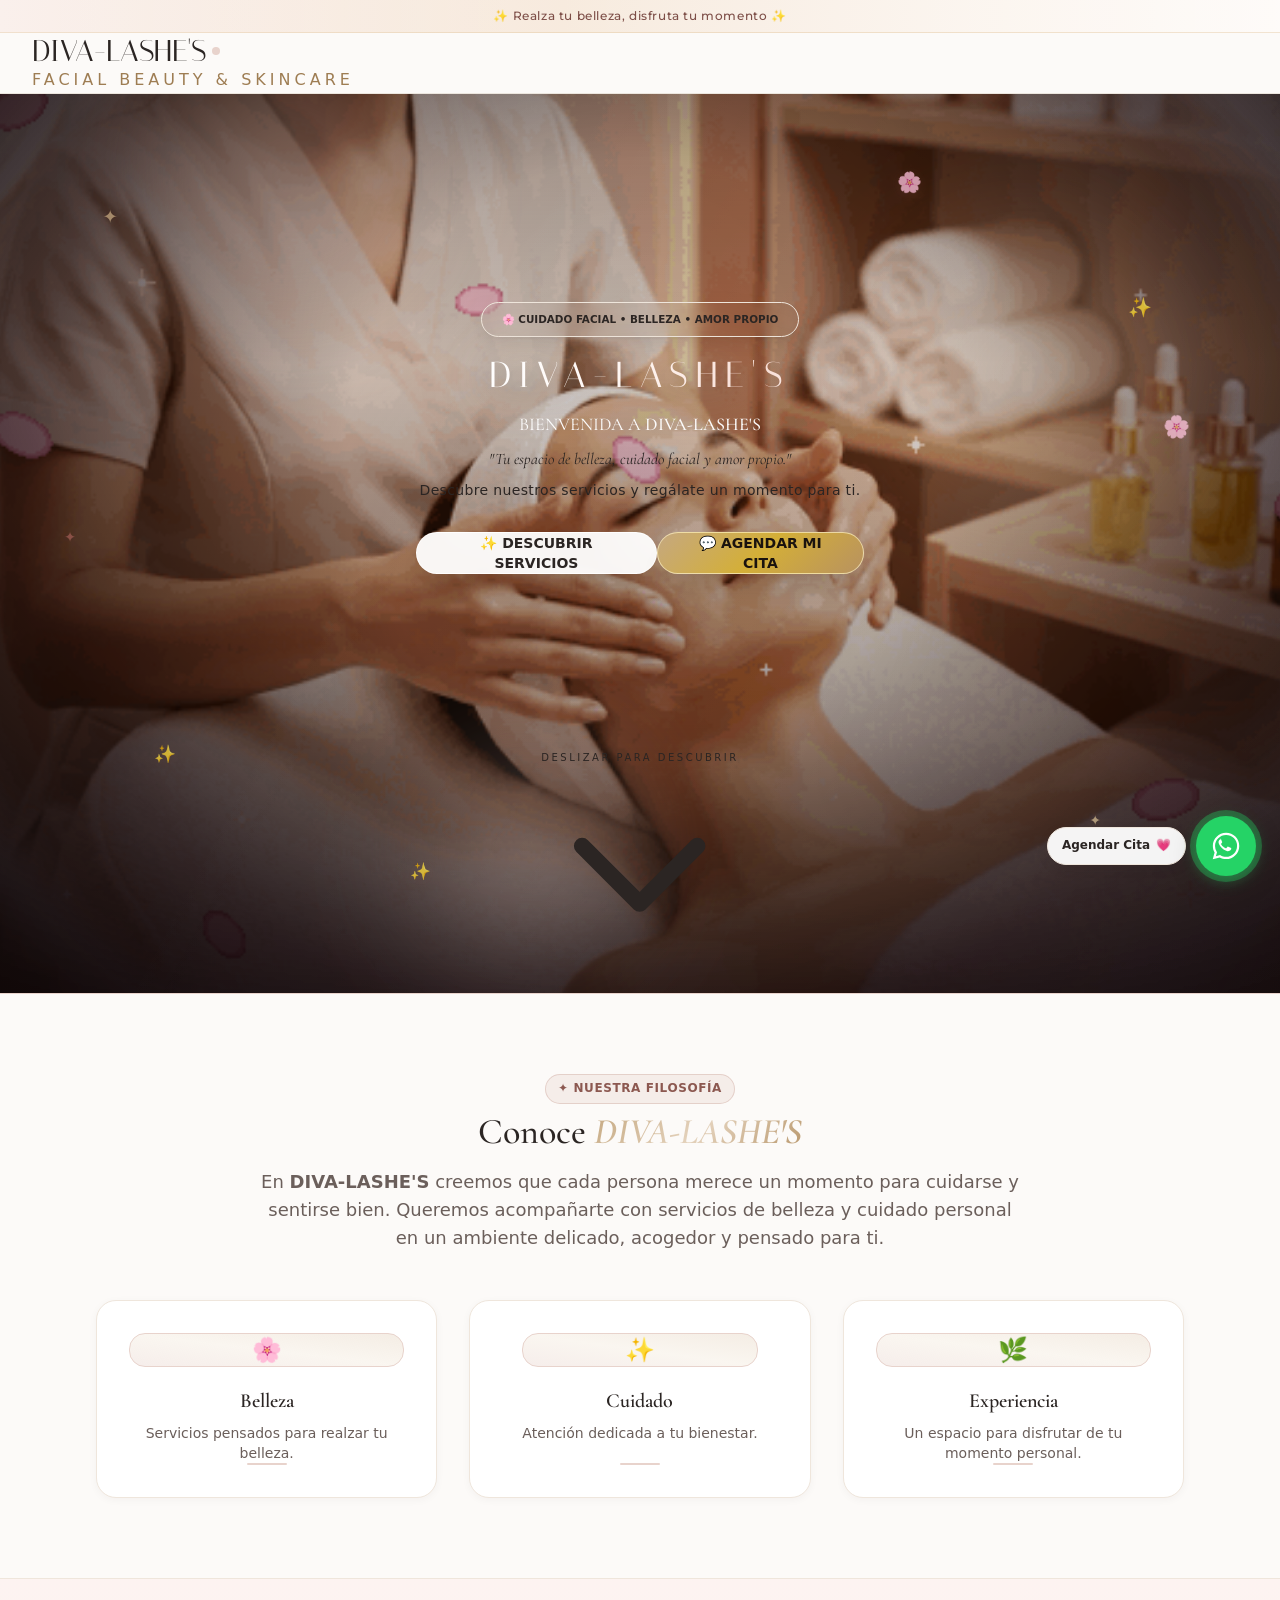
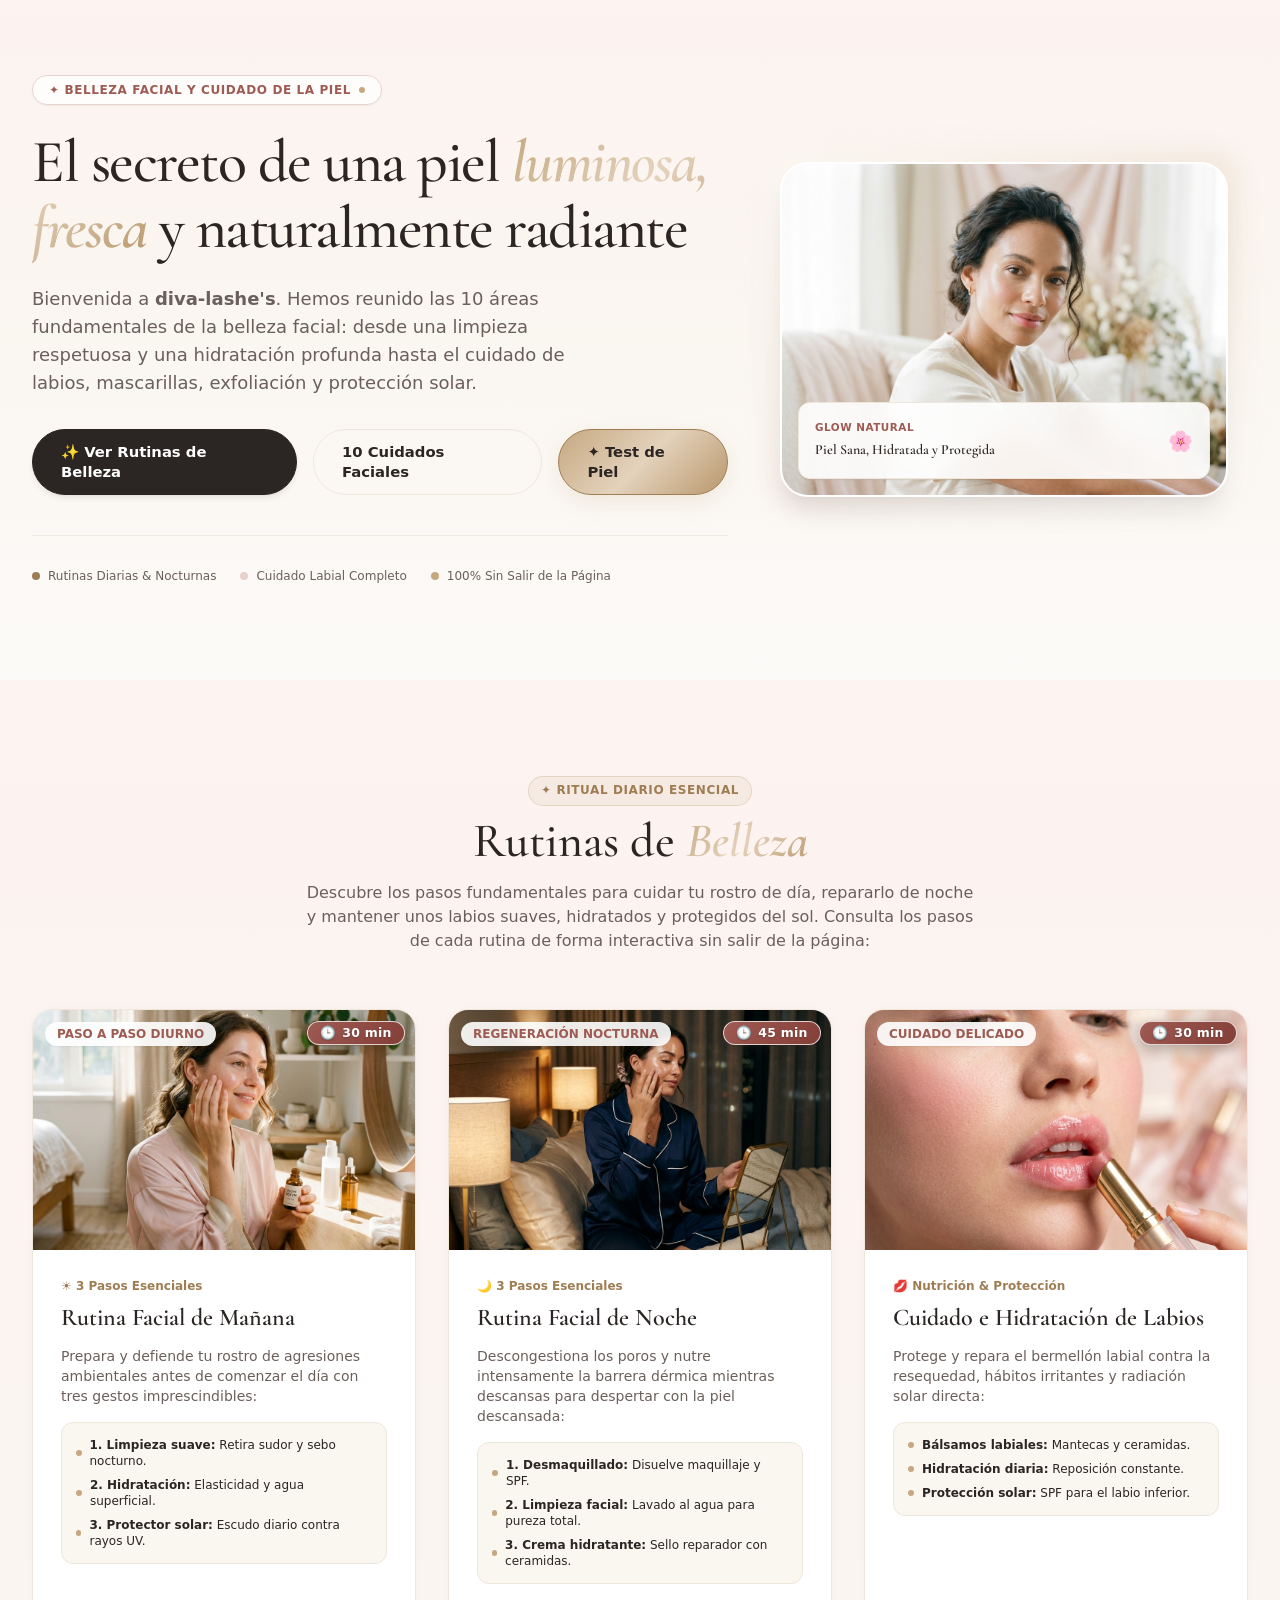
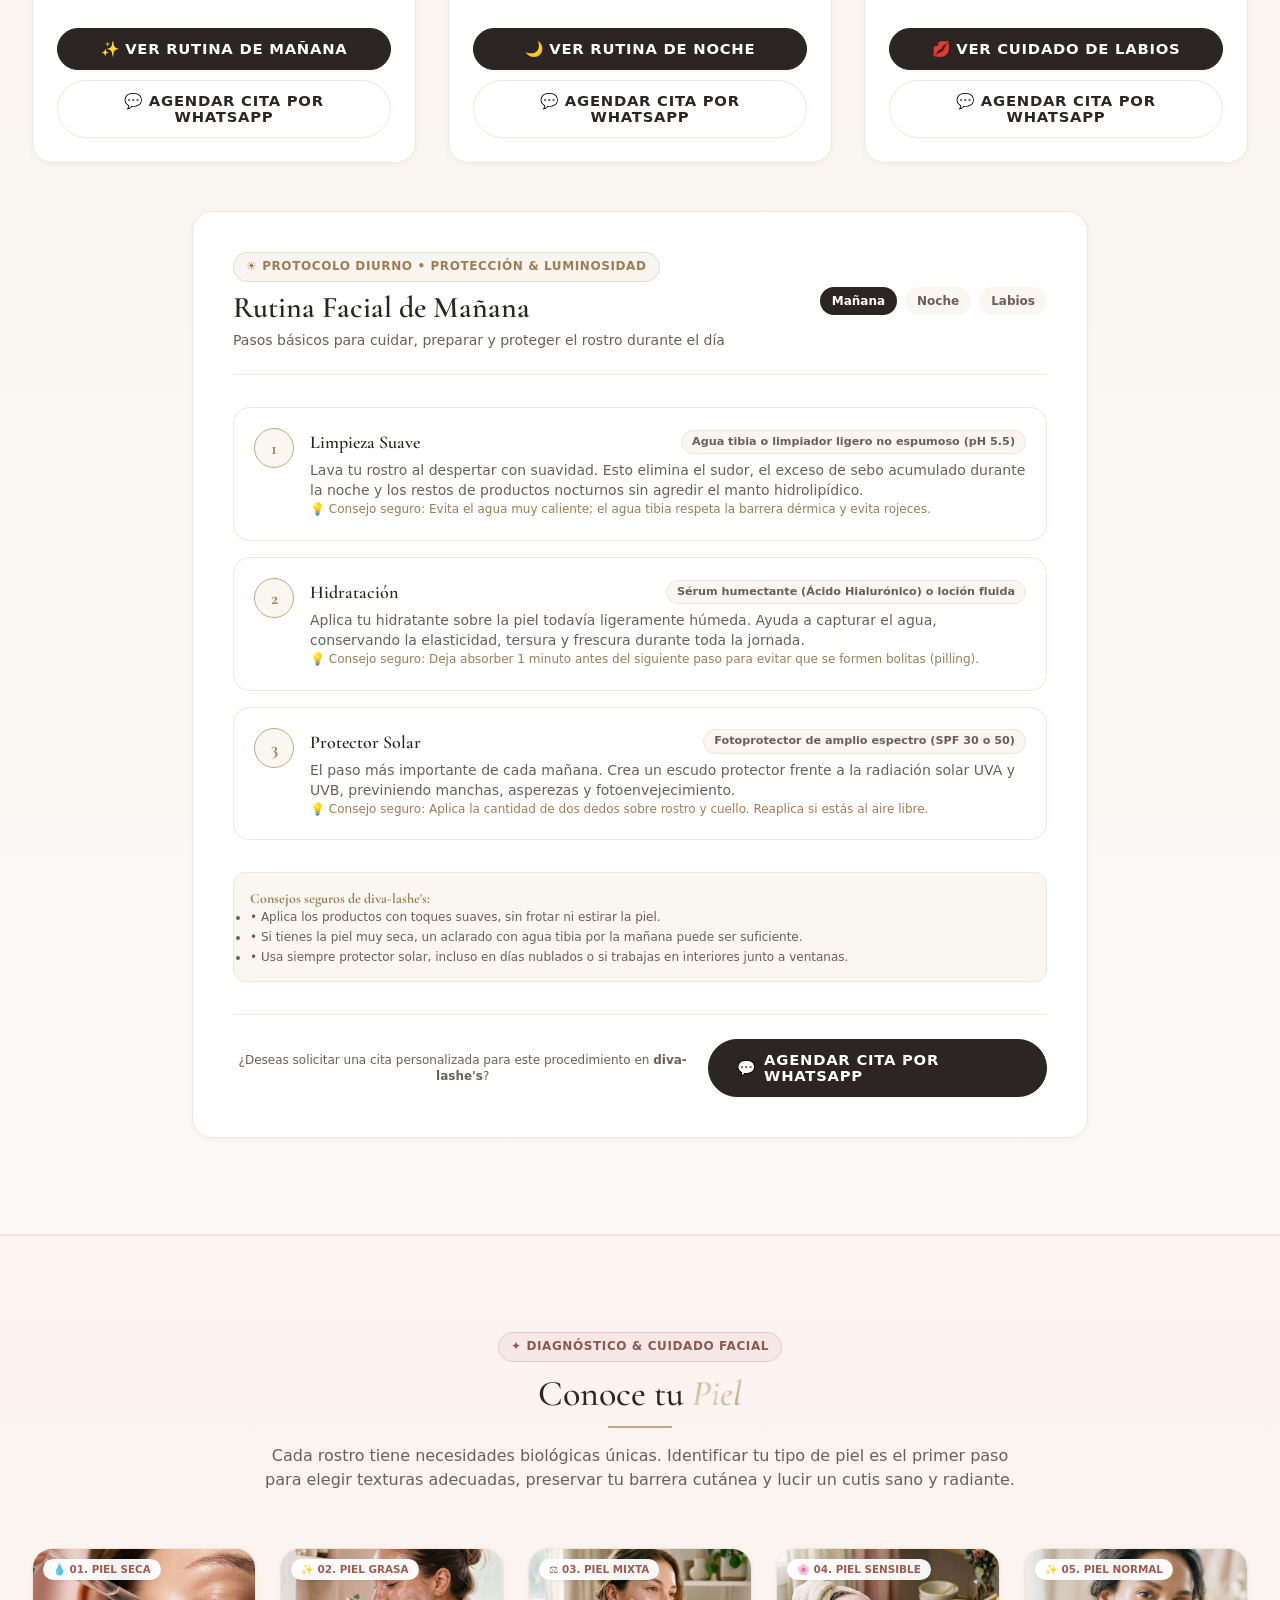
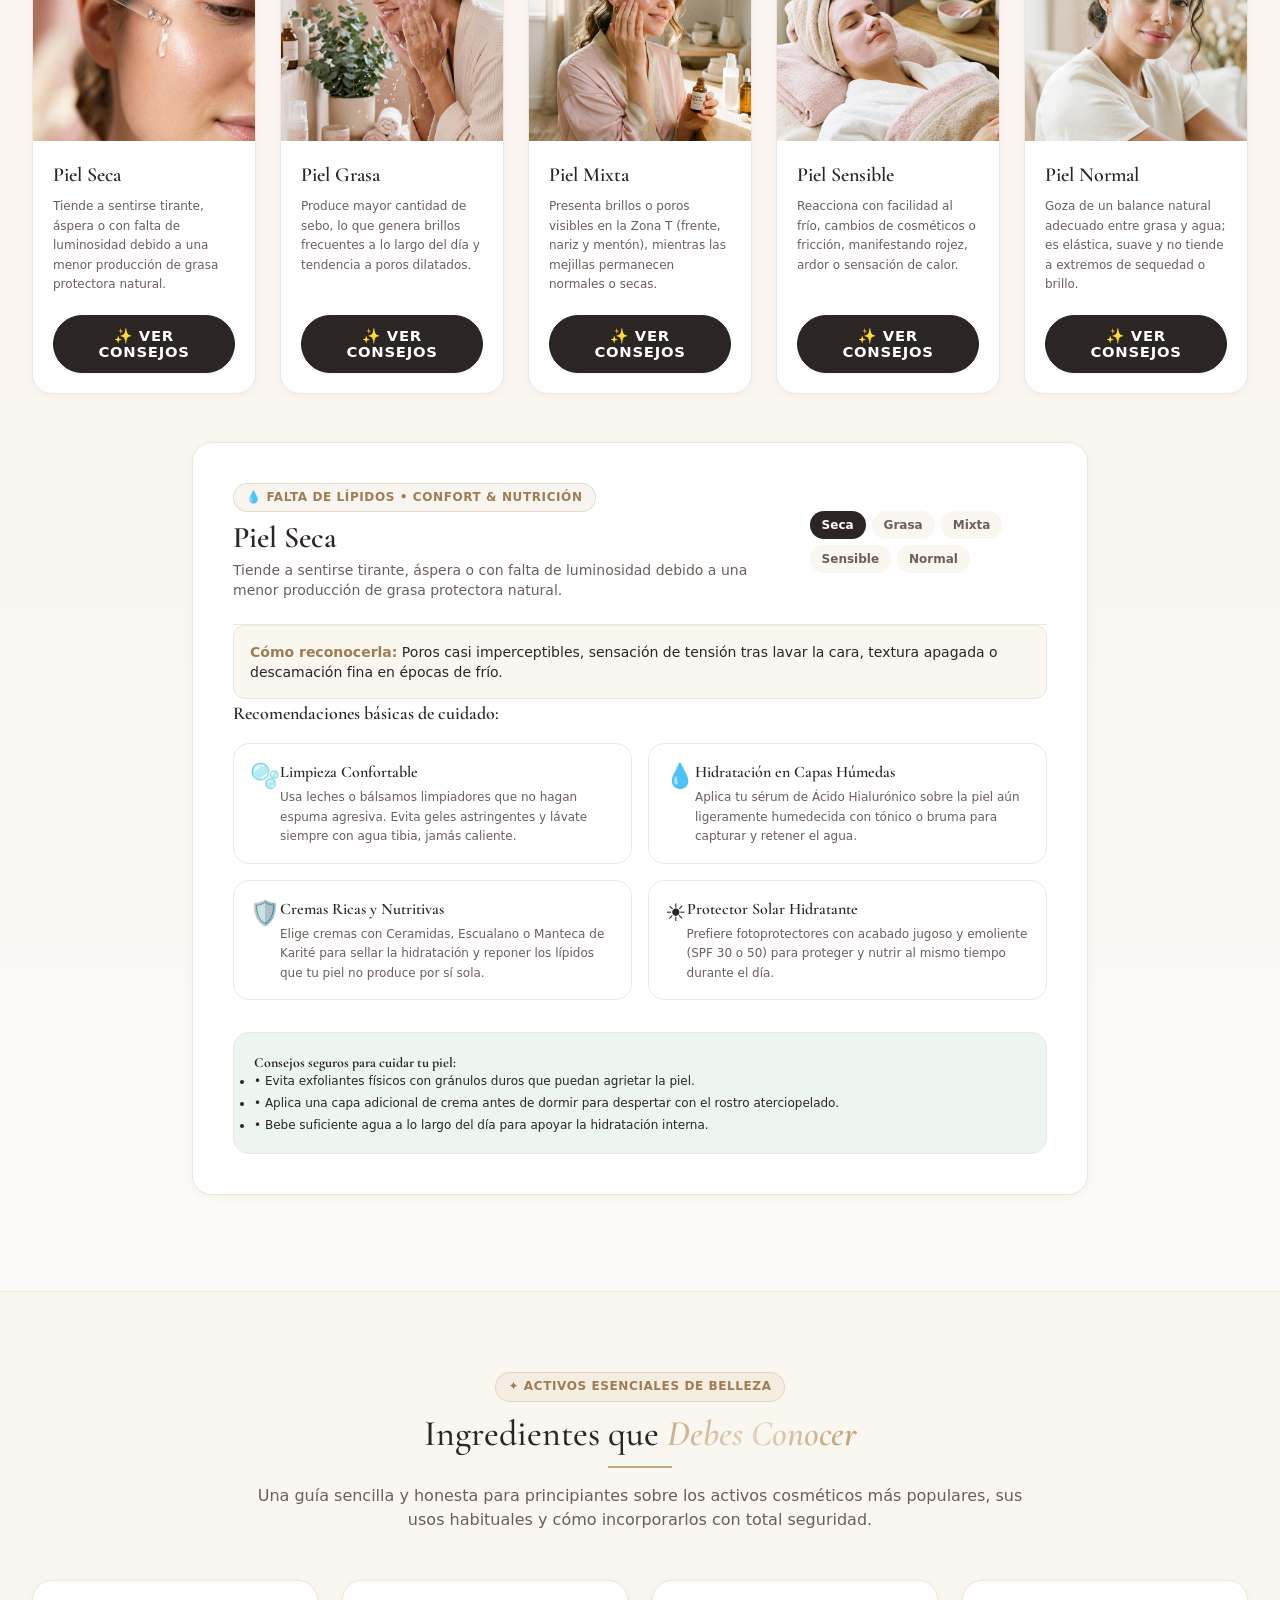
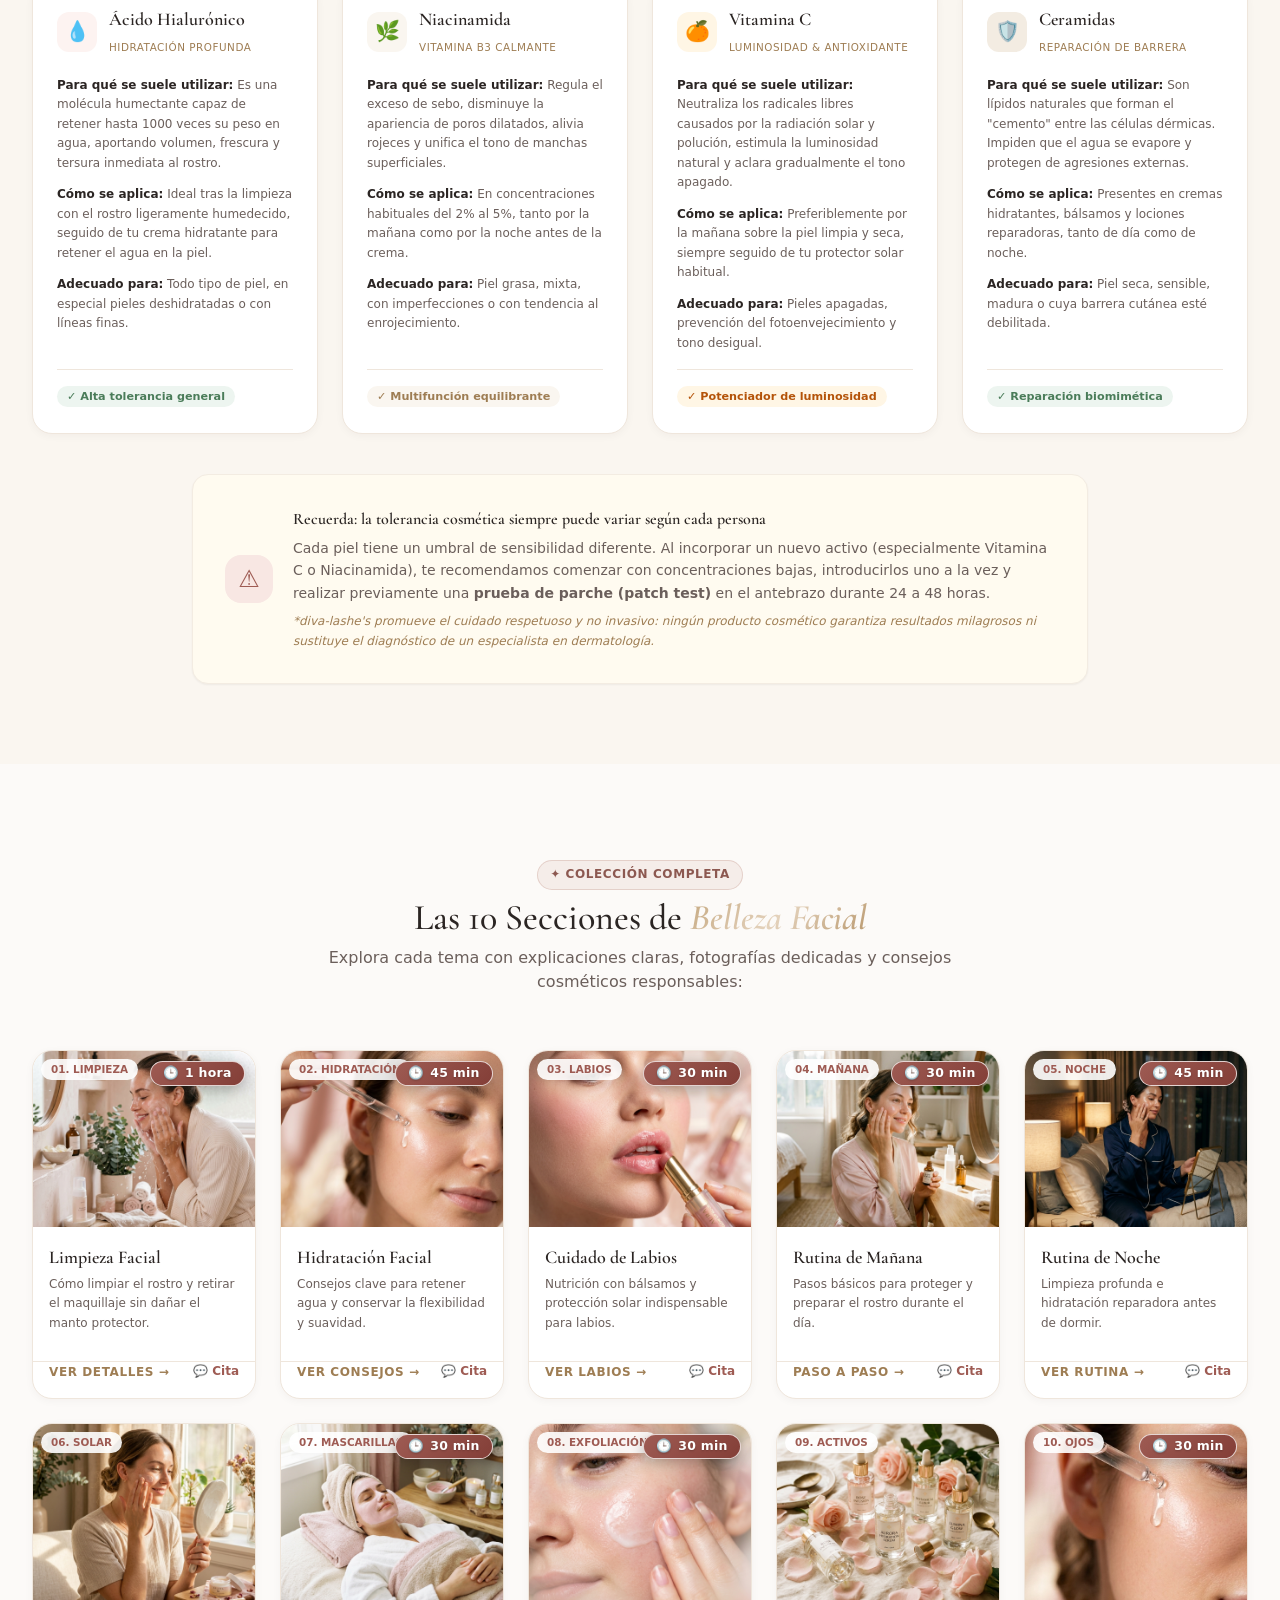
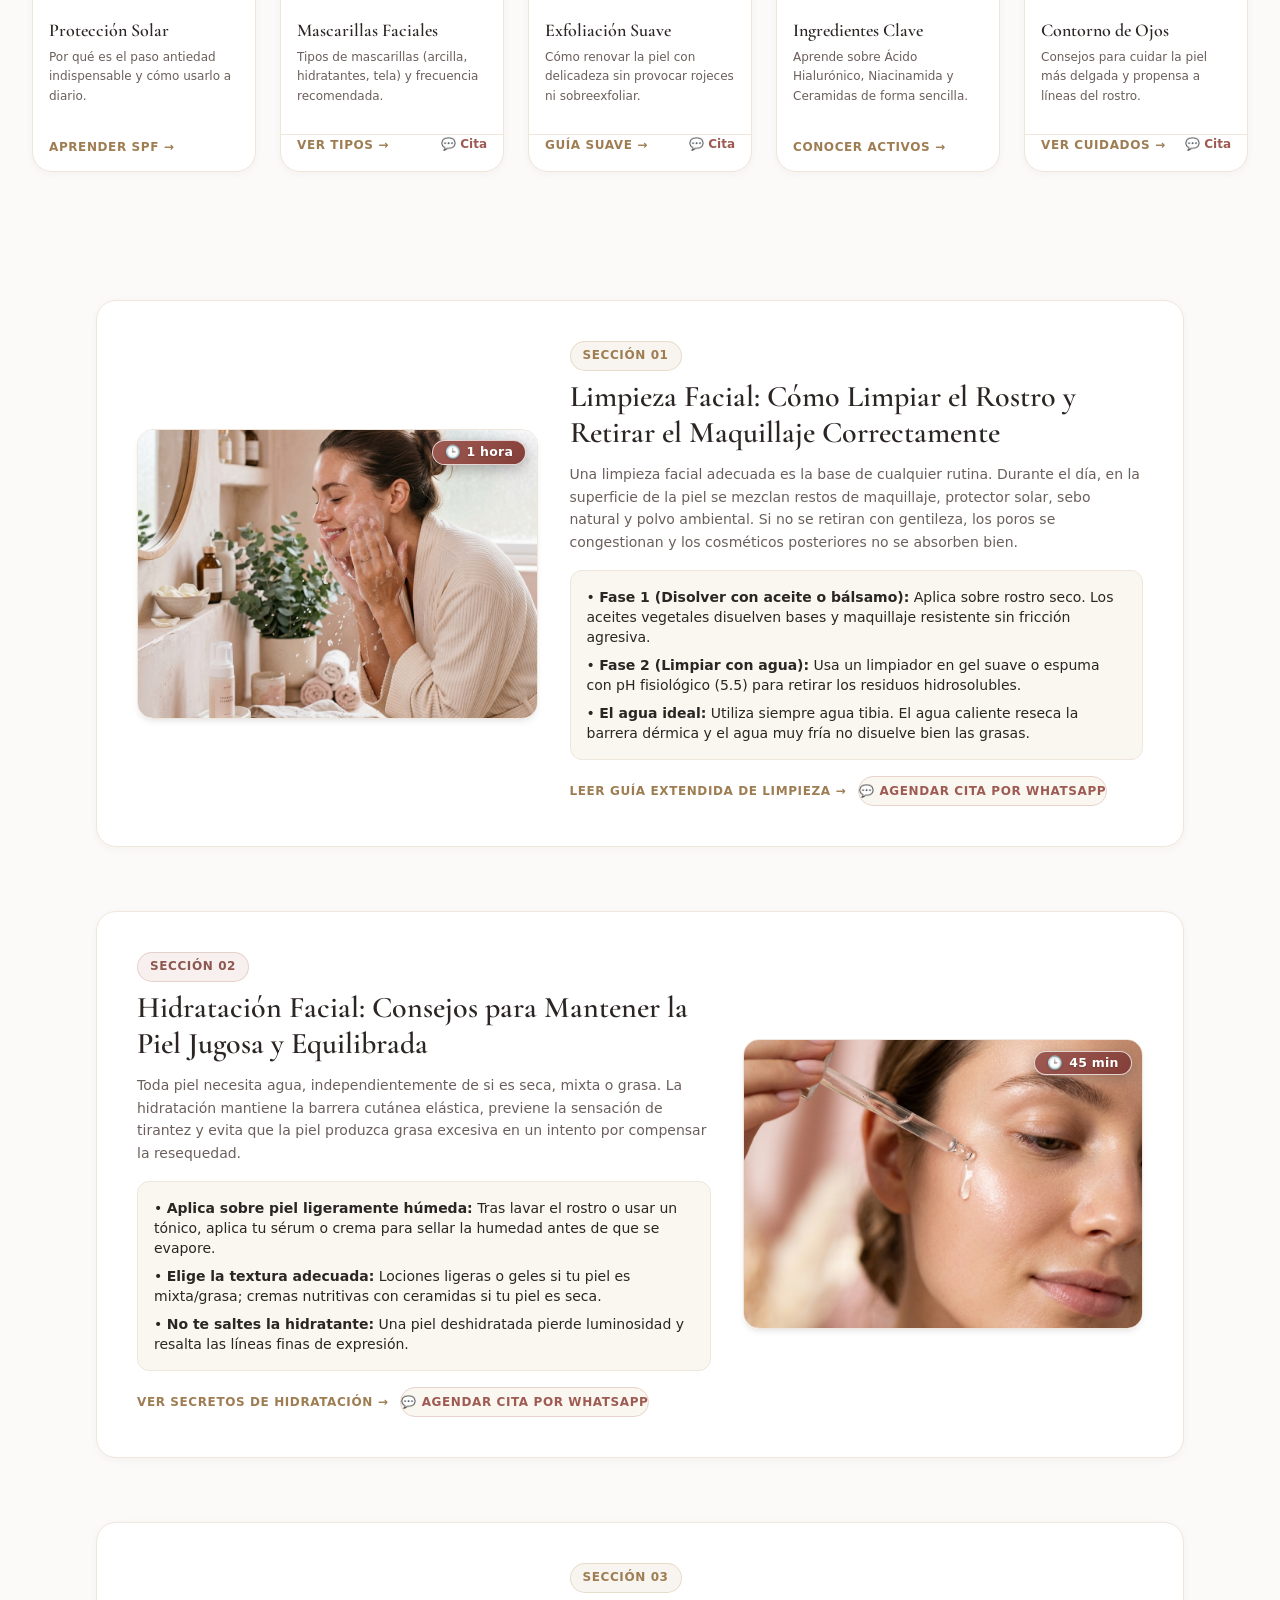
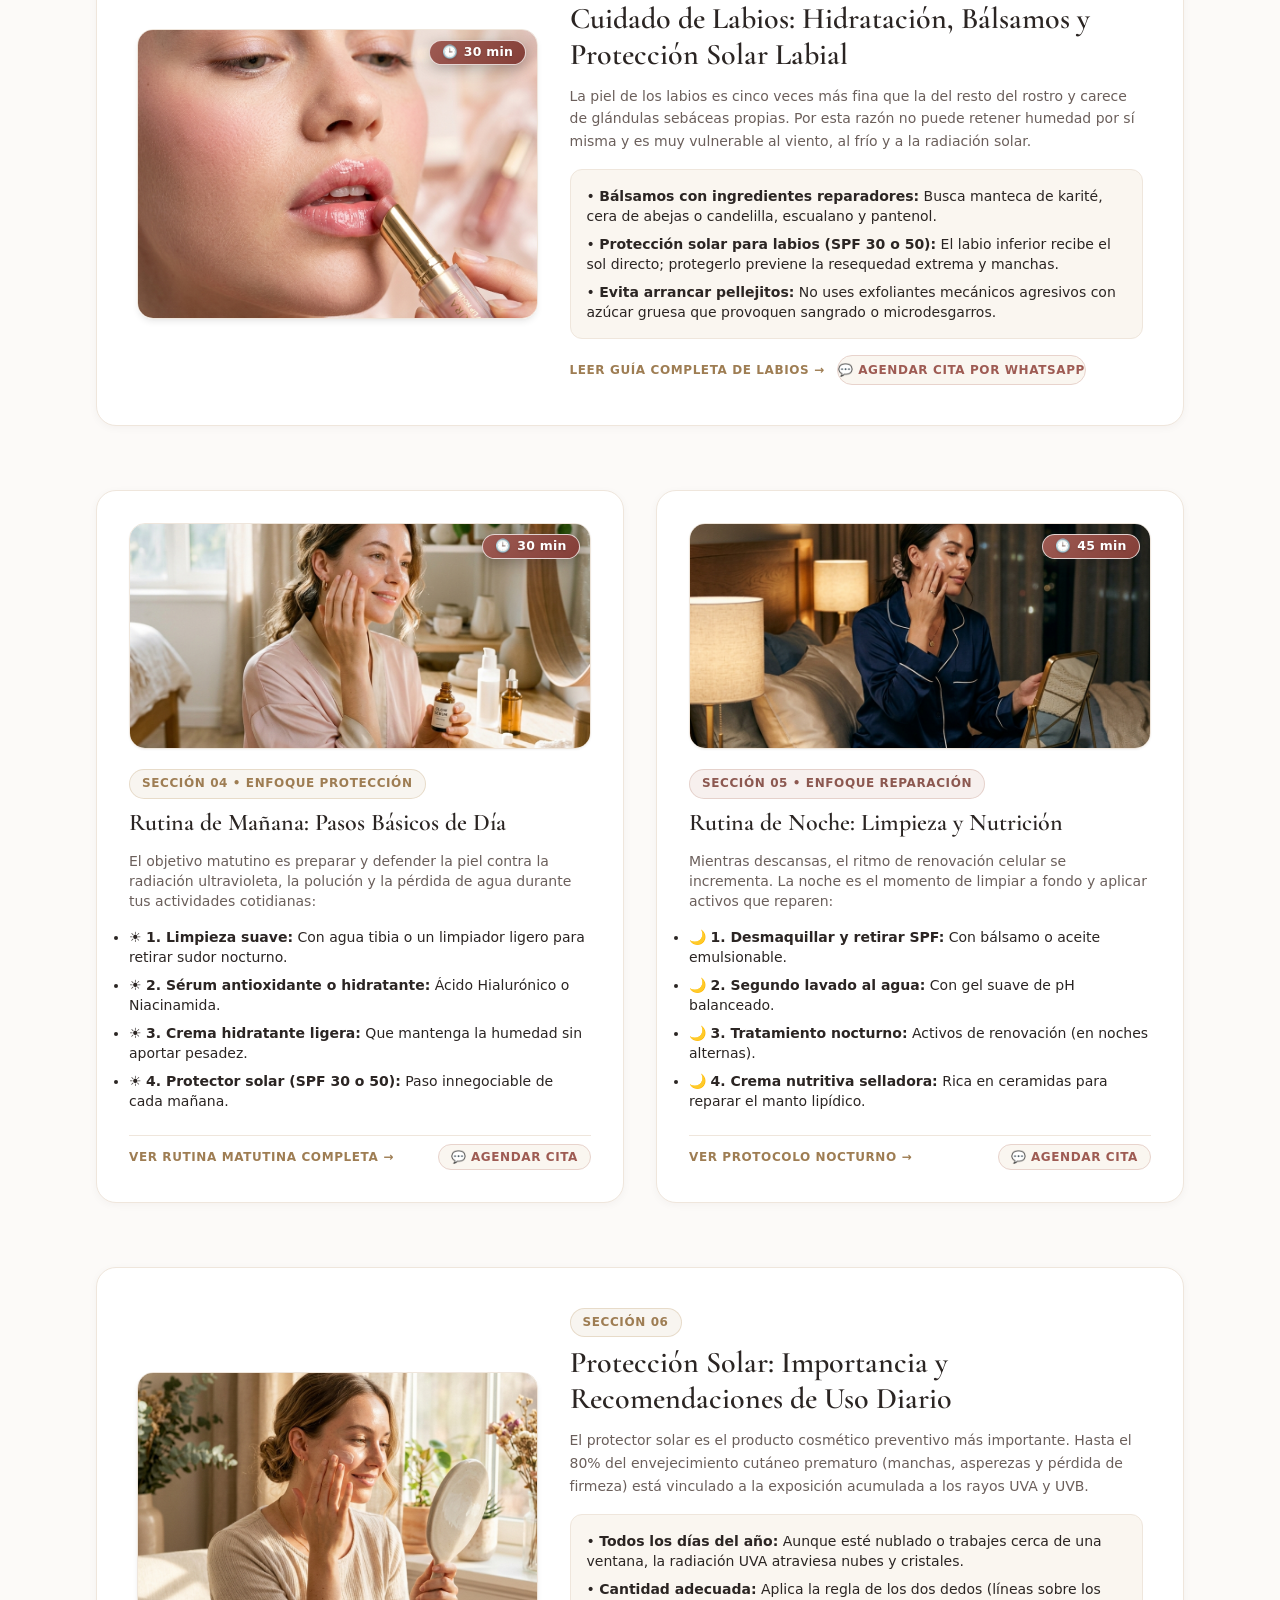
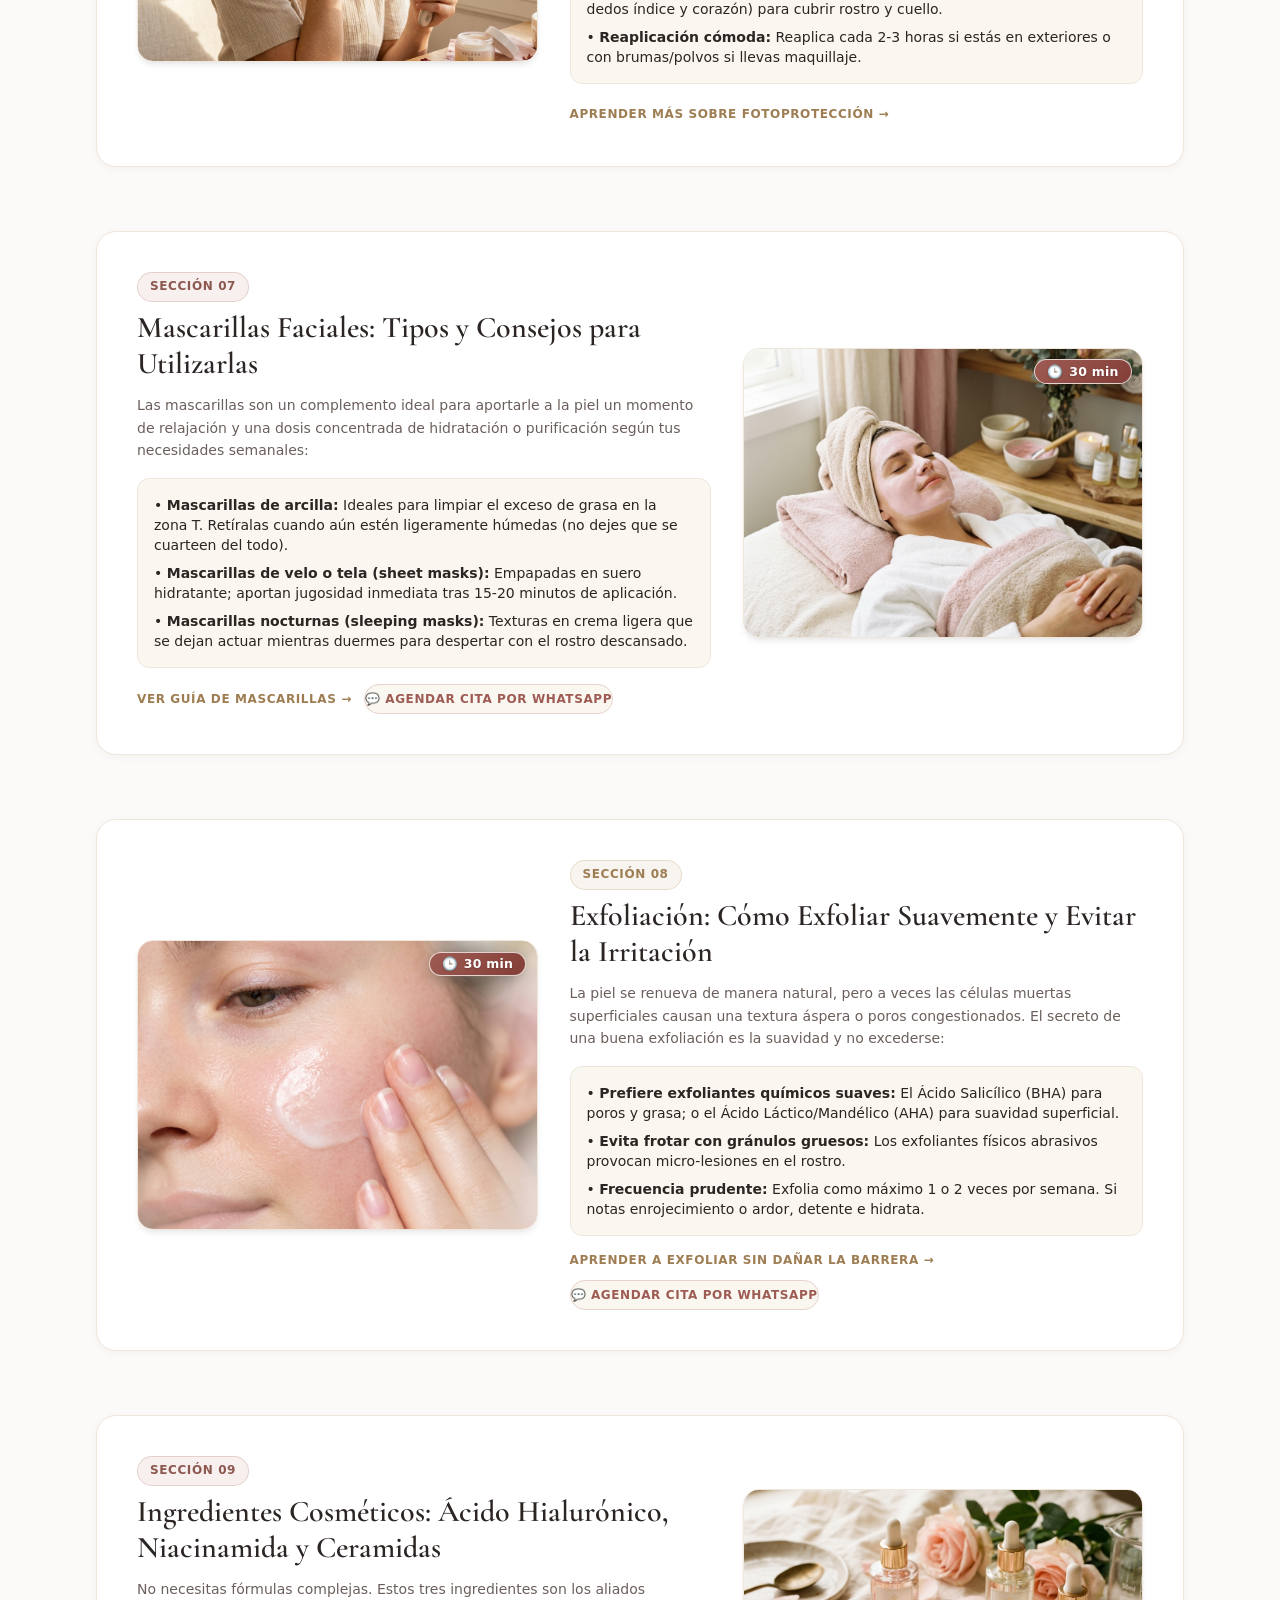
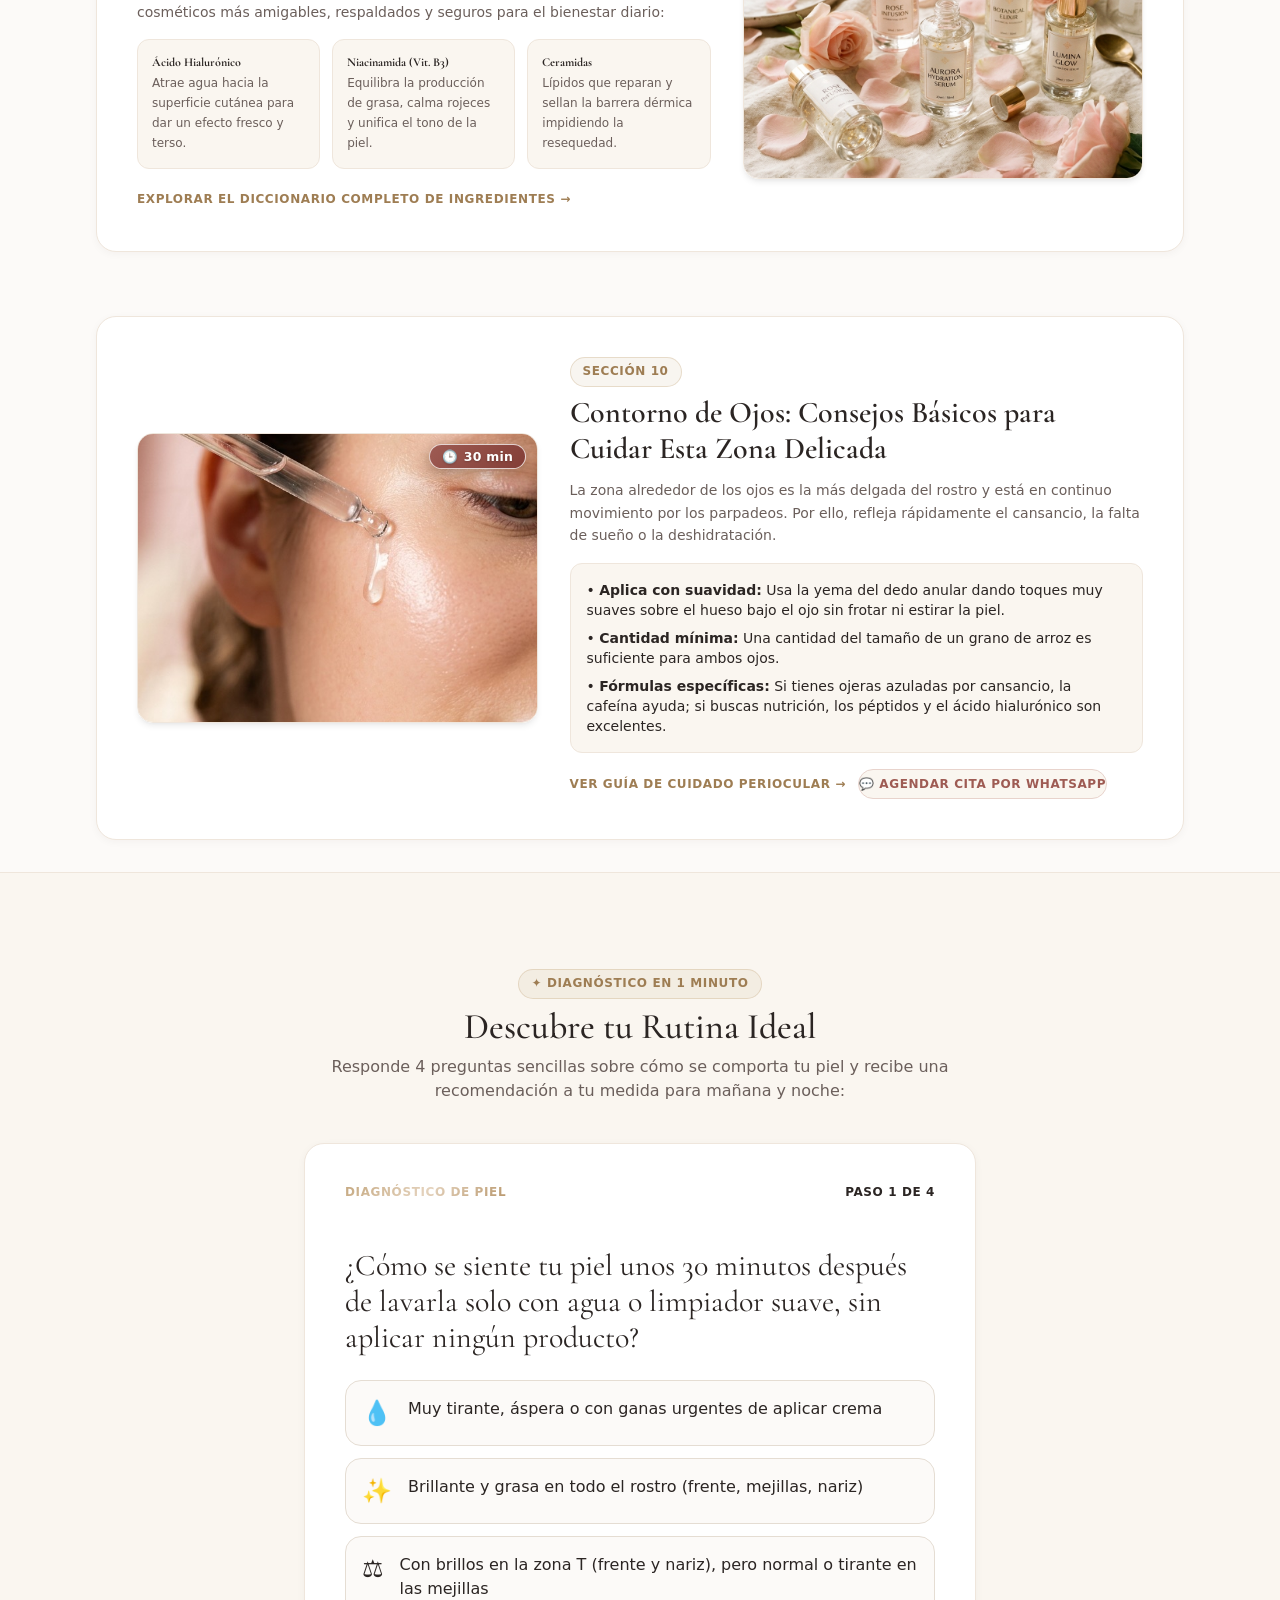
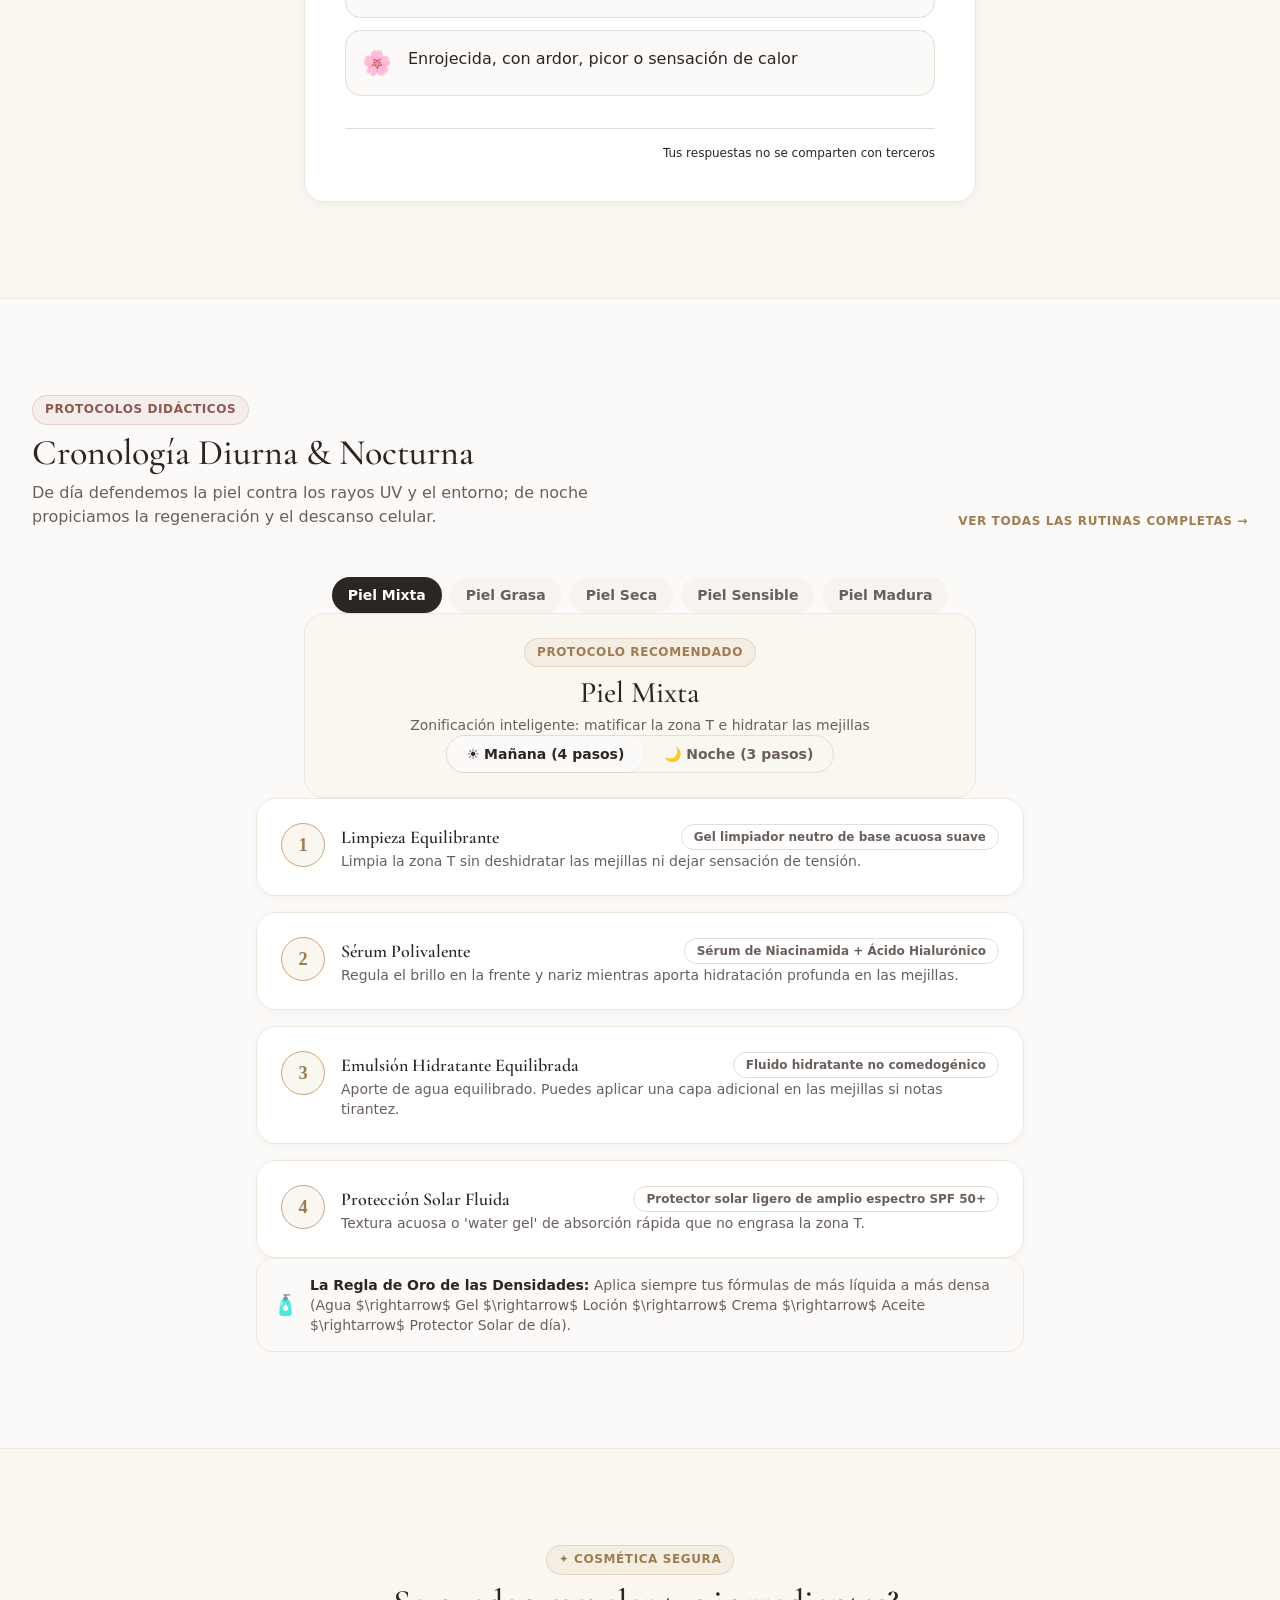
<file: index.html>
<!DOCTYPE html>
<html lang="es">
<head>
  <meta charset="UTF-8">
  <meta name="viewport" content="width=device-width, initial-scale=1.0">
  <title>DIVA-LASHE'S | Belleza Facial y Cuidado de la Piel</title>
  <meta name="description" content="DIVA-LASHE'S: Guía completa de belleza facial. Limpieza facial, hidratación profunda, cuidado de labios, rutinas de mañana y noche, protector solar, mascarillas, exfoliación e ingredientes.">
  <link rel="canonical" href="https://diva-lashes.com/">
  
  <!-- Tipografía de Alta Gama: Italiana, Cinzel, Cormorant Garamond y Montserrat -->
  <link rel="preconnect" href="https://fonts.googleapis.com">
  <link rel="preconnect" href="https://fonts.gstatic.com" crossorigin>
  <link href="https://fonts.googleapis.com/css2?family=Cinzel:wght@400;600;700&family=Cormorant+Garamond:ital,wght@0,300;0,400;0,600;1,400&family=Italiana&family=Montserrat:wght@300;400;500;600&display=swap" rel="stylesheet">

  <!-- Estilos Base & Utilidades (100% Autónomo y de Carga Inmediata) -->
  <link rel="stylesheet" href="css/tailwind-local.css?v=4.0">
  <link rel="stylesheet" href="css/styles.css?v=4.0">
</head>
<body class="bg-[#FCFAF8] text-[#2B2523] flex flex-col min-h-screen">

  <!-- =================================================================== -->
  <!-- ENCABEZADO SUPERIOR STICKY: BARRA DE ANUNCIOS + NAVEGACIÓN PRINCIPAL -->
  <!-- =================================================================== -->
  <header id="site-header" class="sticky top-0 z-40 w-full transition-all duration-300">
    
    <!-- 1. Barra Superior de Anuncios Elegante (Configurable en js/siteConfig.js) -->
    <div id="announcement-bar" class="announcement-bar relative overflow-hidden py-2 px-4 border-b border-[#E8D3CC]/60 bg-gradient-to-r from-[#FAF0EC] via-[#FDF5F2] to-[#F5E8E2]">
      <!-- Destello de luz sutil sobre la barra -->
      <div class="announcement-shimmer-effect" aria-hidden="true"></div>
      
      <div class="max-w-7xl mx-auto flex items-center justify-center text-center relative z-10">
        <p id="announcement-bar-text" class="announcement-text text-xs sm:text-[0.8125rem] font-medium tracking-wide text-[#7D4E47] flex items-center justify-center gap-2">
          <span>✨ Realza tu belleza, disfruta tu momento ✨</span>
        </p>
      </div>
    </div>

    <!-- 2. Barra de Navegación Principal -->
    <div class="header-glass border-b border-[#EFE6DC]/90 transition-all duration-300 shadow-xs">
      <div class="max-w-7xl mx-auto px-4 sm:px-6 lg:px-8">
        <div class="flex items-center justify-between h-18 sm:h-20">
          
          <!-- Logo o Nombre Oficial: DIVA-LASHE'S con tipografía refinada -->
          <a href="index.html" class="flex flex-col text-left group" aria-label="Ir al inicio de DIVA-LASHE'S">
            <div class="flex items-center gap-1.5">
              <span class="font-luxury-brand text-2xl sm:text-3xl font-normal tracking-[0.16em] text-[#2B2523] group-hover:text-[#9E5B53] transition-colors">
                DIVA-LASHE'S
              </span>
              <span class="inline-block w-2 h-2 rounded-full bg-[#E8D3CC] group-hover:bg-[#C5A880] transition-colors"></span>
            </div>
            <span class="text-[0.6rem] tracking-[0.25em] uppercase text-[#9E7D53] font-medium -mt-0.5">
              Facial Beauty & Skincare
            </span>
          </a>

          <!-- Menú de Navegación Principal Desktop -->
          <nav class="hidden lg:flex items-center space-x-8 text-sm font-medium text-[#6B5F5B]" aria-label="Navegación principal">
            <a href="index.html" class="nav-link-item text-[#2B2523] font-semibold border-b-2 border-[#C5A880] pb-1">
              Inicio
            </a>
            <a href="#cuidados-faciales" class="nav-link-item hover:text-[#2B2523] transition-colors">
              Servicios
            </a>
            <a href="#conoce-diva-lashes" class="nav-link-item hover:text-[#2B2523] transition-colors">
              Sobre nosotros
            </a>
            <a href="#contacto" class="nav-link-item hover:text-[#2B2523] transition-colors">
              Contacto
            </a>
          </nav>

          <!-- Botón Destacado: Reservar cita & Botón Hamburguesa Móvil -->
          <div class="flex items-center gap-3">
            <a id="nav-book-appointment-btn" 
               href="https://api.whatsapp.com/send?phone=573001234567&text=%C2%A1Hola%21%20%F0%9F%92%97%20Bienvenida%20a%20DIVA-LASHE%27S.%20Quiero%20agendar%20una%20cita.%20Mi%20nombre%20es%3A%20____.%20El%20servicio%20que%20me%20interesa%20es%3A%20____.%20La%20fecha%20que%20prefiero%20es%3A%20____.%20El%20horario%20que%20prefiero%20es%3A%20____.%20%C2%BFMe%20pueden%20confirmar%20la%20disponibilidad%3F%20Gracias."
               target="_blank"
               rel="noopener noreferrer"
               class="btn-nav-reserve hidden sm:inline-flex items-center gap-2 text-xs uppercase tracking-wider font-semibold py-2.5 px-5 rounded-full shadow-sm hover:shadow transition-all duration-300">
              <span>📅 Reservar cita</span>
            </a>

            <!-- Botón Hamburguesa Móvil -->
            <button id="mobile-menu-toggle" class="lg:hidden p-2 rounded-xl text-[#2B2523] hover:bg-[#FAF6F0] focus:outline-none transition-colors" aria-label="Abrir menú de navegación" aria-expanded="false">
              <svg class="w-6 h-6" fill="none" stroke="currentColor" viewBox="0 0 24 24">
                <path stroke-linecap="round" stroke-linejoin="round" stroke-width="2" d="M4 6h16M4 12h16M4 18h16"></path>
              </svg>
            </button>
          </div>

        </div>
      </div>
    </div>
  </header>

  <!-- Menú Móvil Desplegable -->
  <div id="mobile-menu" class="hidden fixed inset-0 z-50 bg-[#FCFAF8]/98 backdrop-blur-md flex flex-col justify-between p-6 overflow-y-auto">
    <div>
      <div class="flex justify-between items-center pb-6 border-b border-[#EFE6DC]">
        <div>
          <span class="font-luxury-brand text-2xl font-normal tracking-wider text-[#2B2523]">DIVA-LASHE'S</span>
          <span class="text-[0.65rem] tracking-[0.2em] uppercase text-[#9E7D53] block">Facial Beauty & Skincare</span>
        </div>
        <button id="mobile-menu-close" class="p-2 text-[#2B2523] hover:text-[#9E7D53] rounded-xl hover:bg-[#FAF6F0] focus:outline-none" aria-label="Cerrar menú">
          <svg class="w-6 h-6" fill="none" stroke="currentColor" viewBox="0 0 24 24">
            <path stroke-linecap="round" stroke-linejoin="round" stroke-width="2" d="M6 18L18 6M6 6l12 12"></path>
          </svg>
        </button>
      </div>

      <nav class="flex flex-col space-y-4 py-6 text-base font-medium text-[#2B2523]" aria-label="Navegación móvil">
        <a href="index.html" class="hover:text-[#9E5B53] transition-colors py-1">Inicio</a>
        <a href="#cuidados-faciales" class="hover:text-[#9E5B53] transition-colors py-1">Servicios</a>
        <a href="#conoce-diva-lashes" class="hover:text-[#9E5B53] transition-colors py-1">Sobre nosotros</a>
        <a href="#contacto" class="hover:text-[#9E5B53] transition-colors py-1">Contacto</a>
        
        <div class="pt-4 border-t border-[#EFE6DC] flex flex-col space-y-2.5 text-sm text-[#6B5F5B]">
          <span class="text-xs uppercase tracking-wider font-semibold text-[#9E7D53]">Guías de Belleza & Cuidado</span>
          <a href="#rutinas-de-belleza" class="hover:text-[#2B2523]">🌸 Rutinas de Belleza (Mañana, Noche, Labios)</a>
          <a href="#conoce-tu-piel" class="hover:text-[#2B2523]">✨ Conoce tu Piel (5 Tipos)</a>
          <a href="#diagnostico-test" class="hover:text-[#2B2523]">✦ Test de Rutina Personalizada</a>
        </div>
      </nav>
    </div>

    <div class="pt-6 border-t border-[#EFE6DC]">
      <a id="mobile-nav-book-btn"
         href="https://api.whatsapp.com/send?phone=573001234567&text=%C2%A1Hola%21%20%F0%9F%92%97%20Bienvenida%20a%20DIVA-LASHE%27S.%20Quiero%20agendar%20una%20cita.%20Mi%20nombre%20es%3A%20____.%20El%20servicio%20que%20me%20interesa%20es%3A%20____.%20La%20fecha%20que%20prefiero%20es%3A%20____.%20El%20horario%20que%20prefiero%20es%3A%20____.%20%C2%BFMe%20pueden%20confirmar%20la%20disponibilidad%3F%20Gracias."
         target="_blank"
         rel="noopener noreferrer"
         class="btn-gold w-full text-center py-3.5 rounded-full flex items-center justify-center gap-2 font-semibold text-sm shadow-md">
        <span>📅 Reservar cita</span>
      </a>
    </div>
  </div>

  <main class="flex-grow">

    <!-- =================================================================== -->
    <!-- 1. PORTADA ANIMADA A PANTALLA COMPLETA (FULLSCREEN HERO) - DIVA-LASHE'S -->
    <!-- =================================================================== -->
    <section id="bienvenida-diva-lashes" class="fullscreen-hero relative w-full min-h-[100vh] min-h-[100dvh] flex flex-col justify-between items-center overflow-hidden border-b border-[#E8D3CC]">
      
      <!-- Fondo y Animación de Spa Facial a Pantalla Completa (Edge-to-Edge) -->
      <div class="fullscreen-media-bg absolute inset-0 w-full h-full -z-10 overflow-hidden">
        
        <!-- Imagen / GIF animado cubriendo el 100% de la pantalla sin márgenes ni recuadros -->
        <img 
          src="assets/images/diva_lashes_spa_welcome.gif?v=4.0" 
          alt="Experiencia visual de spa y limpieza facial para DIVA-LASHE'S"
          class="fullscreen-spa-media w-full h-full object-cover object-[center_32%] sm:object-[center_30%]"
          loading="eager"
        >
        
        <!-- Capa óptica de atmósfera rica: Rosa empolvado, Beige champán, Blanco perla y reflejos dorados -->
        <div class="fullscreen-luxury-scrim absolute inset-0 pointer-events-none" aria-hidden="true"></div>

        <!-- Efecto de barrido de luz y destello cinematográfico continuo -->
        <div class="fullscreen-light-sweep absolute inset-0 pointer-events-none" aria-hidden="true"></div>

        <!-- Resplandores ambientales y partículas luminosas distribuidas -->
        <div class="welcome-bg-glow" aria-hidden="true">
          <div class="welcome-orb orb-1"></div>
          <div class="welcome-orb orb-2"></div>
          <div class="welcome-orb orb-3"></div>
        </div>

        <!-- Partículas delicadas flotantes -->
        <div class="floating-elements-container" aria-hidden="true">
          <span class="sparkle-particle sp-1">✦</span>
          <span class="sparkle-particle sp-2">✨</span>
          <span class="sparkle-particle sp-3">✦</span>
          <span class="sparkle-particle sp-4">🌸</span>
          <span class="sparkle-particle sp-5">✨</span>
          <span class="sparkle-particle sp-6">✦</span>
          <span class="sparkle-particle sp-7">🌸</span>
          <span class="sparkle-particle sp-8">✨</span>
        </div>
      </div>

      <!-- Espacio superior para balance visual con el encabezado -->
      <div class="w-full pt-8 sm:pt-14"></div>

      <!-- Contenido central superpuesto en HTML/CSS con nueva tipografía femenina de alta gama -->
      <div class="fullscreen-hero-content w-full max-w-5xl mx-auto px-4 sm:px-6 lg:px-8 text-center relative z-20 py-8 sm:py-12 my-auto">
        
        <!-- Insignia superior refinada -->
        <div class="inline-flex items-center gap-2 mb-4 sm:mb-6 px-5 py-2 rounded-full bg-black/25 backdrop-blur-md border border-[#F4DFD8]/40 shadow-lg">
          <span class="text-[0.65rem] sm:text-xs font-semibold uppercase tracking-[0.28em] text-[#FAF2EE]">
            🌸 Cuidado Facial • Belleza • Amor Propio
          </span>
        </div>

        <!-- Nombre oficial con nueva tipografía luxury beauty script / high-fashion serif -->
        <div class="brand-hero-title-container mb-3 sm:mb-4">
          <h1 class="brand-hero-title font-luxury-brand text-4xl sm:text-6xl md:text-7xl lg:text-8xl tracking-[0.18em] sm:tracking-[0.24em] font-normal leading-tight">
            <span class="brand-luxury-script">DIVA-LASHE'S</span>
          </h1>
        </div>

        <!-- Bienvenida oficial -->
        <h2 class="font-serif text-lg sm:text-2xl md:text-3xl text-white tracking-[0.16em] uppercase font-light drop-shadow-md mb-2 sm:mb-3">
          BIENVENIDA A <span class="font-medium text-[#F6DFD9]">DIVA-LASHE'S</span>
        </h2>

        <!-- Frase inspiradora solicitada -->
        <p class="font-serif italic text-base sm:text-xl text-[#FDF8F5] drop-shadow-sm max-w-xl mx-auto mb-2 leading-relaxed">
          "Tu espacio de belleza, cuidado facial y amor propio."
        </p>

        <!-- Frase secundaria -->
        <p class="text-xs sm:text-sm md:text-base text-[#FAF0EC]/90 tracking-wide font-light max-w-lg mx-auto mb-8 sm:mb-10 drop-shadow-xs">
          Descubre nuestros servicios y regálate un momento para ti.
        </p>

        <!-- Dos botones solicitados con alto contraste y diseño premium -->
        <div class="flex flex-col sm:flex-row items-center justify-center gap-3.5 sm:gap-5 max-w-md mx-auto">
          <!-- Botón 1: DESCUBRIR SERVICIOS -->
          <a href="#cuidados-faciales" class="btn-hero-discover w-full sm:w-auto text-xs sm:text-sm font-semibold uppercase tracking-[0.16em] py-4 px-8 rounded-full transition-all duration-300 shadow-xl flex items-center justify-center gap-2">
            <span>✨ DESCUBRIR SERVICIOS</span>
          </a>

          <!-- Botón 2: AGENDAR MI CITA -->
          <a id="welcome-hero-whatsapp-btn"
             href="https://api.whatsapp.com/send?phone=573001234567&text=%C2%A1Hola%21%20%F0%9F%92%97%20Bienvenida%20a%20DIVA-LASHE%27S.%20Quiero%20agendar%20una%20cita.%20Mi%20nombre%20es%3A%20____.%20El%20servicio%20que%20me%20interesa%20es%3A%20____.%20La%20fecha%20que%20prefiero%20es%3A%20____.%20El%20horario%20que%20prefiero%20es%3A%20____.%20%C2%BFMe%20pueden%20confirmar%20la%20disponibilidad%3F%20Gracias."
             target="_blank"
             rel="noopener noreferrer"
             class="btn-hero-whatsapp w-full sm:w-auto text-xs sm:text-sm font-semibold uppercase tracking-[0.16em] py-4 px-8 rounded-full transition-all duration-300 shadow-xl flex items-center justify-center gap-2">
            <span>💬 AGENDAR MI CITA</span>
          </a>
        </div>

      </div>

      <!-- Indicador interactivo inferior para continuar navegando normalmente por el sitio -->
      <div class="w-full pb-6 sm:pb-8 flex justify-center relative z-20">
        <a href="#conoce-diva-lashes" class="hero-scroll-down group flex flex-col items-center gap-1.5 text-white/75 hover:text-white transition-colors" aria-label="Deslizar hacia abajo para conocer más">
          <span class="text-[0.625rem] tracking-[0.25em] uppercase font-light">Deslizar para descubrir</span>
          <svg class="w-4 h-4 group-hover:translate-y-1 transition-transform animate-bounce" fill="none" stroke="currentColor" viewBox="0 0 24 24">
            <path stroke-linecap="round" stroke-linejoin="round" stroke-width="2" d="M19 9l-7 7-7-7"></path>
          </svg>
        </a>
      </div>

    </section>

    <!-- =================================================================== -->
    <!-- 2. SECCIÓN: CONOCE DIVA-LASHE'S (PRESENTACIÓN DEL NEGOCIO)         -->
    <!-- =================================================================== -->
    <section id="conoce-diva-lashes" class="py-16 sm:py-20 bg-[#FCFAF8] border-b border-[#EFE6DC] scroll-mt-20">
      <div class="max-w-6xl mx-auto px-4 sm:px-6 lg:px-8">
        
        <div class="text-center max-w-3xl mx-auto mb-12">
          <span class="badge-blush mb-2">✦ Nuestra Filosofía</span>
          <h2 class="font-serif text-3xl sm:text-4xl text-[#2B2523] font-medium">
            Conoce <span class="text-gold-gradient font-semibold italic">DIVA-LASHE'S</span>
          </h2>
          <p class="text-base sm:text-lg text-[#6B5F5B] mt-4 leading-relaxed">
            En <strong>DIVA-LASHE'S</strong> creemos que cada persona merece un momento para cuidarse y sentirse bien. Queremos acompañarte con servicios de belleza y cuidado personal en un ambiente delicado, acogedor y pensado para ti.
          </p>
        </div>

        <!-- Tres elementos visuales con pequeños íconos requeridos -->
        <div class="grid grid-cols-1 md:grid-cols-3 gap-6 lg:gap-8">
          
          <!-- Elemento 1: Belleza -->
          <div class="card-luxury p-7 sm:p-8 text-center flex flex-col items-center justify-between group hover:border-[#C5A880] transition-all duration-300">
            <div>
              <div class="w-14 h-14 rounded-2xl bg-gradient-to-tr from-[#FDF3F1] to-[#FAF0EC] border border-[#E8D3CC] flex items-center justify-center text-2xl mb-5 group-hover:scale-110 transition-transform duration-300 shadow-xs">
                🌸
              </div>
              <h3 class="font-serif text-xl font-semibold text-[#2B2523] mb-2 group-hover:text-[#9E5B53] transition-colors">
                Belleza
              </h3>
              <p class="text-xs sm:text-sm text-[#6B5F5B] leading-relaxed">
                Servicios pensados para realzar tu belleza.
              </p>
            </div>
            <div class="w-10 h-0.5 bg-[#E8D3CC] mt-6 group-hover:bg-[#C5A880] transition-colors rounded-full"></div>
          </div>

          <!-- Elemento 2: Cuidado -->
          <div class="card-luxury p-7 sm:p-8 text-center flex flex-col items-center justify-between group hover:border-[#C5A880] transition-all duration-300">
            <div>
              <div class="w-14 h-14 rounded-2xl bg-gradient-to-tr from-[#FDF3F1] to-[#FAF0EC] border border-[#E8D3CC] flex items-center justify-center text-2xl mb-5 group-hover:scale-110 transition-transform duration-300 shadow-xs">
                ✨
              </div>
              <h3 class="font-serif text-xl font-semibold text-[#2B2523] mb-2 group-hover:text-[#9E7D53] transition-colors">
                Cuidado
              </h3>
              <p class="text-xs sm:text-sm text-[#6B5F5B] leading-relaxed">
                Atención dedicada a tu bienestar.
              </p>
            </div>
            <div class="w-10 h-0.5 bg-[#E8D3CC] mt-6 group-hover:bg-[#C5A880] transition-colors rounded-full"></div>
          </div>

          <!-- Elemento 3: Experiencia -->
          <div class="card-luxury p-7 sm:p-8 text-center flex flex-col items-center justify-between group hover:border-[#C5A880] transition-all duration-300">
            <div>
              <div class="w-14 h-14 rounded-2xl bg-gradient-to-tr from-[#FDF3F1] to-[#FAF0EC] border border-[#E8D3CC] flex items-center justify-center text-2xl mb-5 group-hover:scale-110 transition-transform duration-300 shadow-xs">
                🌿
              </div>
              <h3 class="font-serif text-xl font-semibold text-[#2B2523] mb-2 group-hover:text-[#9E5B53] transition-colors">
                Experiencia
              </h3>
              <p class="text-xs sm:text-sm text-[#6B5F5B] leading-relaxed">
                Un espacio para disfrutar de tu momento personal.
              </p>
            </div>
            <div class="w-10 h-0.5 bg-[#E8D3CC] mt-6 group-hover:bg-[#C5A880] transition-colors rounded-full"></div>
          </div>

        </div>

      </div>
    </section>

    <!-- ============================================== -->
    <!-- SECCIÓN DE CUIDADO FACIAL & FOTOGRAFÍA EDITORIAL -->
    <!-- ============================================== -->
    <section class="relative overflow-hidden py-14 sm:py-20 lg:py-24 bg-gradient-to-b from-[#FDF3F1] via-[#FAF6F0] to-[#FCFAF8]">
      <div class="max-w-7xl mx-auto px-4 sm:px-6 lg:px-8 relative z-10">
        <div class="grid grid-cols-1 lg:grid-cols-12 gap-12 lg:gap-8 items-center">
          
          <!-- Columna Izquierda: Título Atractivo y Botón de Descubrir -->
          <div class="lg:col-span-7 text-center lg:text-left">
            
            <div class="inline-flex items-center gap-2 mb-6 px-4 py-1.5 rounded-full bg-[#FFFFFF]/80 border border-[#E8D3CC] shadow-sm">
              <span class="text-xs font-semibold uppercase tracking-wider text-[#9E5B53]">✦ Belleza Facial y Cuidado de la Piel</span>
              <span class="w-1.5 h-1.5 rounded-full bg-[#C5A880]"></span>
              <span class="text-xs text-[#6B5F5B] font-medium hidden sm:inline">diva-lashe's</span>
            </div>

            <h1 class="font-serif text-4xl sm:text-5xl lg:text-6xl font-medium text-[#2B2523] tracking-tight leading-[1.12] mb-6">
              El secreto de una piel <span class="text-gold-gradient font-semibold italic">luminosa, fresca</span> y naturalmente radiante
            </h1>

            <p class="text-base sm:text-lg text-[#6B5F5B] leading-relaxed mb-8 max-w-xl mx-auto lg:mx-0">
              Bienvenida a <strong>diva-lashe's</strong>. Hemos reunido las 10 áreas fundamentales de la belleza facial: desde una limpieza respetuosa y una hidratación profunda hasta el cuidado de labios, mascarillas, exfoliación y protección solar.
            </p>

            <div class="flex flex-col sm:flex-row items-center justify-center lg:justify-start gap-4">
              <!-- Botón principal para descubrir las rutinas de belleza -->
              <a href="#rutinas-de-belleza" class="btn-primary w-full sm:w-auto text-sm py-3.5 px-8 shadow-md hover:shadow-lg">
                ✨ Ver Rutinas de Belleza
              </a>
              <a href="#cuidados-faciales" class="btn-outline w-full sm:w-auto text-sm py-3.5 px-7">
                10 Cuidados Faciales
              </a>
              <a href="#diagnostico-test" class="btn-gold w-full sm:w-auto text-sm py-3.5 px-6">
                ✦ Test de Piel
              </a>
            </div>

            <!-- Etiquetas de Valores de Marca diva-lashe's -->
            <div class="flex flex-wrap items-center justify-center lg:justify-start gap-4 sm:gap-6 mt-10 pt-8 border-t border-[#EFE6DC]/80 text-xs text-[#6B5F5B]">
              <div class="flex items-center gap-2">
                <span class="w-2 h-2 rounded-full bg-[#9E7D53]"></span>
                <span class="font-medium">Rutinas Diarias & Nocturnas</span>
              </div>
              <div class="flex items-center gap-2">
                <span class="w-2 h-2 rounded-full bg-[#E8D3CC]"></span>
                <span class="font-medium">Cuidado Labial Completo</span>
              </div>
              <div class="flex items-center gap-2">
                <span class="w-2 h-2 rounded-full bg-[#C5A880]"></span>
                <span class="font-medium">100% Sin Salir de la Página</span>
              </div>
            </div>

          </div>

          <!-- Columna Derecha: Fotografía de Belleza Facial Editorial -->
          <div class="lg:col-span-5 flex justify-center">
            <div class="relative w-full max-w-md">
              
              <!-- Marco decorativo sutil en tonos crema y rosa suave -->
              <div class="absolute -inset-3 rounded-[2rem] bg-gradient-to-tr from-[#E8D3CC]/40 via-[#FAF6F0] to-[#E4D2BC]/40 blur-md -z-10"></div>
              
              <div class="relative rounded-[1.75rem] overflow-hidden border-2 border-white shadow-xl bg-white">
                <img 
                  src="assets/images/facial_skincare_hero.jpg" 
                  alt="Fotografía de belleza facial y cuidado de la piel natural diva-lashe's" 
                  class="w-full h-auto object-cover transform hover:scale-[1.02] transition-transform duration-700"
                  loading="eager"
                  width="800"
                  height="600"
                >
                
                <!-- Badge flotante sobre la fotografía -->
                <div class="absolute bottom-4 left-4 right-4 p-4 rounded-xl bg-white/90 backdrop-blur-md border border-[#EFE6DC] shadow-sm flex items-center justify-between">
                  <div>
                    <span class="text-[0.65rem] font-bold uppercase tracking-wider text-[#9E5B53] block">Glow Natural</span>
                    <span class="font-serif text-sm font-semibold text-[#2B2523]">Piel Sana, Hidratada y Protegida</span>
                  </div>
                  <span class="text-xl">🌸</span>
                </div>
              </div>

            </div>
          </div>

        </div>
      </div>
    </section>

    <!-- =================================================================== -->
    <!-- SECCIÓN: RUTINAS DE BELLEZA (MAÑANA, NOCHE, LABIOS)                -->
    <!-- =================================================================== -->
    <section id="rutinas-de-belleza" class="py-16 sm:py-24 bg-gradient-to-b from-[#FAF6F0] via-[#FCFAF8] to-[#FAF6F0] border-b border-[#EFE6DC] scroll-mt-20">
      <div class="max-w-7xl mx-auto px-4 sm:px-6 lg:px-8">
        
        <div class="text-center max-w-2xl mx-auto mb-14">
          <span class="badge-gold mb-2">✦ Ritual Diario Esencial</span>
          <h2 class="font-serif text-3xl sm:text-4xl lg:text-5xl text-[#2B2523] font-medium">
            Rutinas de <span class="text-gold-gradient font-semibold italic">Belleza</span>
          </h2>
          <p class="text-sm sm:text-base text-[#6B5F5B] mt-3 leading-relaxed">
            Descubre los pasos fundamentales para cuidar tu rostro de día, repararlo de noche y mantener unos labios suaves, hidratados y protegidos del sol. Consulta los pasos de cada rutina de forma interactiva sin salir de la página:
          </p>
        </div>

        <!-- 3 Tarjetas Elegantes -->
        <div class="grid grid-cols-1 md:grid-cols-3 gap-8 mb-12">

          <!-- 1. RUTINA FACIAL DE MAÑANA -->
          <article class="card-luxury overflow-hidden flex flex-col justify-between group border-[#EFE6DC] hover:border-[#C5A880] bg-white shadow-md">
            <div>
              <div class="relative h-60 overflow-hidden bg-[#FAF6F0]">
                <img src="assets/images/rutina_manana.jpg" alt="Rutina facial de mañana diva-lashe's" class="w-full h-full object-cover group-hover:scale-105 transition-transform duration-500" loading="lazy">
                <span class="absolute top-3 left-3 px-3 py-1 rounded-full text-xs font-bold uppercase bg-white/90 backdrop-blur-sm text-[#9E5B53] shadow-sm">
                  Paso a Paso Diurno
                </span>
                <!-- Etiqueta de Duración del Procedimiento -->
                <span class="service-duration-badge confirmed" data-service-duration="rutina-manana" title="Duración estimada: 30 min">
                  <span aria-hidden="true">🕒</span> 30 min
                </span>
              </div>
              <div class="p-6 sm:p-7">
                <div class="flex items-center gap-2 mb-2 text-xs font-semibold text-[#9E7D53]">
                  <span>☀️ 3 Pasos Esenciales</span>
                </div>
                <h3 class="font-serif text-2xl font-semibold text-[#2B2523] mb-3 group-hover:text-[#9E7D53] transition-colors">
                  Rutina Facial de Mañana
                </h3>
                <p class="text-xs sm:text-sm text-[#6B5F5B] leading-relaxed mb-4">
                  Prepara y defiende tu rostro de agresiones ambientales antes de comenzar el día con tres gestos imprescindibles:
                </p>
                <ul class="text-xs text-[#2B2523] space-y-2 mb-4 bg-[#FAF6F0] p-3.5 rounded-xl border border-[#EFE6DC]">
                  <li class="flex items-center gap-2">
                    <span class="w-1.5 h-1.5 rounded-full bg-[#C5A880]"></span>
                    <span><strong>1. Limpieza suave:</strong> Retira sudor y sebo nocturno.</span>
                  </li>
                  <li class="flex items-center gap-2">
                    <span class="w-1.5 h-1.5 rounded-full bg-[#C5A880]"></span>
                    <span><strong>2. Hidratación:</strong> Elasticidad y agua superficial.</span>
                  </li>
                  <li class="flex items-center gap-2">
                    <span class="w-1.5 h-1.5 rounded-full bg-[#C5A880]"></span>
                    <span><strong>3. Protector solar:</strong> Escudo diario contra rayos UV.</span>
                  </li>
                </ul>
              </div>
            </div>
            <div class="px-6 pb-6 pt-0 space-y-2.5">
              <button type="button" class="view-routine-btn btn-primary w-full text-xs uppercase tracking-wider py-3 shadow-sm hover:shadow" data-routine="manana">
                ✨ Ver rutina de mañana
              </button>
              <a href="#" data-book-service="rutina-manana" class="btn-outline w-full text-center text-xs uppercase tracking-wider py-2.5 flex items-center justify-center gap-1.5 hover:bg-[#FAF6F0]">
                💬 Agendar cita por WhatsApp
              </a>
            </div>
          </article>

          <!-- 2. RUTINA FACIAL DE NOCHE -->
          <article class="card-luxury overflow-hidden flex flex-col justify-between group border-[#EFE6DC] hover:border-[#C5A880] bg-white shadow-md">
            <div>
              <div class="relative h-60 overflow-hidden bg-[#FAF6F0]">
                <img src="assets/images/rutina_noche.jpg" alt="Rutina facial de noche diva-lashe's" class="w-full h-full object-cover group-hover:scale-105 transition-transform duration-500" loading="lazy">
                <span class="absolute top-3 left-3 px-3 py-1 rounded-full text-xs font-bold uppercase bg-white/90 backdrop-blur-sm text-[#9E5B53] shadow-sm">
                  Regeneración Nocturna
                </span>
                <!-- Etiqueta de Duración del Procedimiento -->
                <span class="service-duration-badge confirmed" data-service-duration="rutina-noche" title="Duración estimada: 45 min">
                  <span aria-hidden="true">🕒</span> 45 min
                </span>
              </div>
              <div class="p-6 sm:p-7">
                <div class="flex items-center gap-2 mb-2 text-xs font-semibold text-[#9E7D53]">
                  <span>🌙 3 Pasos Esenciales</span>
                </div>
                <h3 class="font-serif text-2xl font-semibold text-[#2B2523] mb-3 group-hover:text-[#9E7D53] transition-colors">
                  Rutina Facial de Noche
                </h3>
                <p class="text-xs sm:text-sm text-[#6B5F5B] leading-relaxed mb-4">
                  Descongestiona los poros y nutre intensamente la barrera dérmica mientras descansas para despertar con la piel descansada:
                </p>
                <ul class="text-xs text-[#2B2523] space-y-2 mb-4 bg-[#FAF6F0] p-3.5 rounded-xl border border-[#EFE6DC]">
                  <li class="flex items-center gap-2">
                    <span class="w-1.5 h-1.5 rounded-full bg-[#C5A880]"></span>
                    <span><strong>1. Desmaquillado:</strong> Disuelve maquillaje y SPF.</span>
                  </li>
                  <li class="flex items-center gap-2">
                    <span class="w-1.5 h-1.5 rounded-full bg-[#C5A880]"></span>
                    <span><strong>2. Limpieza facial:</strong> Lavado al agua para pureza total.</span>
                  </li>
                  <li class="flex items-center gap-2">
                    <span class="w-1.5 h-1.5 rounded-full bg-[#C5A880]"></span>
                    <span><strong>3. Crema hidratante:</strong> Sello reparador con ceramidas.</span>
                  </li>
                </ul>
              </div>
            </div>
            <div class="px-6 pb-6 pt-0 space-y-2.5">
              <button type="button" class="view-routine-btn btn-primary w-full text-xs uppercase tracking-wider py-3 shadow-sm hover:shadow" data-routine="noche">
                🌙 Ver rutina de noche
              </button>
              <a href="#" data-book-service="rutina-noche" class="btn-outline w-full text-center text-xs uppercase tracking-wider py-2.5 flex items-center justify-center gap-1.5 hover:bg-[#FAF6F0]">
                💬 Agendar cita por WhatsApp
              </a>
            </div>
          </article>

          <!-- 3. CUIDADO E HIDRATACIÓN DE LABIOS -->
          <article class="card-luxury overflow-hidden flex flex-col justify-between group border-[#EFE6DC] hover:border-[#C5A880] bg-white shadow-md">
            <div>
              <div class="relative h-60 overflow-hidden bg-[#FAF6F0]">
                <img src="assets/images/cuidado_labios.jpg" alt="Cuidado e hidratación de labios diva-lashe's" class="w-full h-full object-cover group-hover:scale-105 transition-transform duration-500" loading="lazy">
                <span class="absolute top-3 left-3 px-3 py-1 rounded-full text-xs font-bold uppercase bg-white/90 backdrop-blur-sm text-[#9E5B53] shadow-sm">
                  Cuidado Delicado
                </span>
                <!-- Etiqueta de Duración del Procedimiento -->
                <span class="service-duration-badge confirmed" data-service-duration="cuidado-labios" title="Duración estimada: 30 min">
                  <span aria-hidden="true">🕒</span> 30 min
                </span>
              </div>
              <div class="p-6 sm:p-7">
                <div class="flex items-center gap-2 mb-2 text-xs font-semibold text-[#9E7D53]">
                  <span>💋 Nutrición & Protección</span>
                </div>
                <h3 class="font-serif text-2xl font-semibold text-[#2B2523] mb-3 group-hover:text-[#9E7D53] transition-colors">
                  Cuidado e Hidratación de Labios
                </h3>
                <p class="text-xs sm:text-sm text-[#6B5F5B] leading-relaxed mb-4">
                  Protege y repara el bermellón labial contra la resequedad, hábitos irritantes y radiación solar directa:
                </p>
                <ul class="text-xs text-[#2B2523] space-y-2 mb-4 bg-[#FAF6F0] p-3.5 rounded-xl border border-[#EFE6DC]">
                  <li class="flex items-center gap-2">
                    <span class="w-1.5 h-1.5 rounded-full bg-[#C5A880]"></span>
                    <span><strong>Bálsamos labiales:</strong> Mantecas y ceramidas.</span>
                  </li>
                  <li class="flex items-center gap-2">
                    <span class="w-1.5 h-1.5 rounded-full bg-[#C5A880]"></span>
                    <span><strong>Hidratación diaria:</strong> Reposición constante.</span>
                  </li>
                  <li class="flex items-center gap-2">
                    <span class="w-1.5 h-1.5 rounded-full bg-[#C5A880]"></span>
                    <span><strong>Protección solar:</strong> SPF para el labio inferior.</span>
                  </li>
                </ul>
              </div>
            </div>
            <div class="px-6 pb-6 pt-0 space-y-2.5">
              <button type="button" class="view-routine-btn btn-primary w-full text-xs uppercase tracking-wider py-3 shadow-sm hover:shadow" data-routine="labios">
                💋 Ver cuidado de labios
              </button>
              <a href="#" data-book-service="cuidado-labios" class="btn-outline w-full text-center text-xs uppercase tracking-wider py-2.5 flex items-center justify-center gap-1.5 hover:bg-[#FAF6F0]">
                💬 Agendar cita por WhatsApp
              </a>
            </div>
          </article>

        </div>

        <!-- Visor Interactivo en la Página (Sin Salir de la Web) -->
        <div id="rutinas-belleza-viewer" class="max-w-4xl mx-auto scroll-mt-28">
          <!-- Renderizado dinámicamente vía js/beautyRoutines.js -->
        </div>

      </div>
    </section>

    <!-- =================================================================== -->
    <!-- SECCIÓN: CONOCE TU PIEL (TIPOS DE PIEL & RECOMENDACIONES DE CUIDADO) -->
    <!-- =================================================================== -->
    <section id="conoce-tu-piel" class="py-16 sm:py-24 bg-gradient-to-b from-[#FCFAF8] via-[#FDF3F1] to-[#FAF6F0] scroll-mt-20 border-t border-[#EFE6DC]">
      <div class="max-w-7xl mx-auto px-4 sm:px-6 lg:px-8">
        
        <div class="text-center max-w-3xl mx-auto mb-14">
          <span class="badge-blush mb-3">✦ Diagnóstico & Cuidado Facial</span>
          <h2 class="font-serif text-3xl sm:text-4xl text-[#2B2523] font-medium leading-tight">
            Conoce tu <span class="text-gold-gradient font-semibold italic">Piel</span>
          </h2>
          <div class="w-16 h-0.5 bg-[#C5A880] mx-auto mt-3 mb-4"></div>
          <p class="text-sm sm:text-base text-[#6B5F5B] leading-relaxed">
            Cada rostro tiene necesidades biológicas únicas. Identificar tu tipo de piel es el primer paso para elegir texturas adecuadas, preservar tu barrera cutánea y lucir un cutis sano y radiante.
          </p>
        </div>

        <!-- Cuadrícula de 5 Tarjetas para los Tipos de Piel -->
        <div class="grid grid-cols-1 sm:grid-cols-2 lg:grid-cols-3 xl:grid-cols-5 gap-6">

          <!-- 1. Piel Seca -->
          <article class="card-luxury overflow-hidden flex flex-col justify-between group border-[#EFE6DC] hover:border-[#C5A880] transition-all duration-300 hover:shadow-xl bg-white">
            <div>
              <div class="relative h-48 overflow-hidden bg-[#FAF6F0]">
                <img src="assets/images/piel_seca.jpg" alt="Piel seca y deshidratada" class="w-full h-full object-cover group-hover:scale-105 transition-transform duration-500" loading="lazy">
                <span class="absolute top-2.5 left-2.5 px-2.5 py-0.5 rounded-full text-[0.65rem] font-bold uppercase bg-white/95 text-[#9E5B53] shadow-sm">💧 01. Piel Seca</span>
              </div>
              <div class="p-5">
                <h3 class="font-serif text-xl font-semibold text-[#2B2523] mb-2 group-hover:text-[#9E7D53] transition-colors">Piel Seca</h3>
                <p class="text-xs text-[#6B5F5B] leading-relaxed">
                  Tiende a sentirse tirante, áspera o con falta de luminosidad debido a una menor producción de grasa protectora natural.
                </p>
              </div>
            </div>
            <div class="p-5 pt-0">
              <button type="button" class="view-skin-tips-btn btn-primary w-full text-xs uppercase tracking-wider py-2.5 shadow-sm hover:shadow" data-skin="seca">
                ✨ Ver consejos
              </button>
            </div>
          </article>

          <!-- 2. Piel Grasa -->
          <article class="card-luxury overflow-hidden flex flex-col justify-between group border-[#EFE6DC] hover:border-[#C5A880] transition-all duration-300 hover:shadow-xl bg-white">
            <div>
              <div class="relative h-48 overflow-hidden bg-[#FAF6F0]">
                <img src="assets/images/piel_grasa.jpg" alt="Piel grasa con brillo y poros visibles" class="w-full h-full object-cover group-hover:scale-105 transition-transform duration-500" loading="lazy">
                <span class="absolute top-2.5 left-2.5 px-2.5 py-0.5 rounded-full text-[0.65rem] font-bold uppercase bg-white/95 text-[#9E5B53] shadow-sm">✨ 02. Piel Grasa</span>
              </div>
              <div class="p-5">
                <h3 class="font-serif text-xl font-semibold text-[#2B2523] mb-2 group-hover:text-[#9E7D53] transition-colors">Piel Grasa</h3>
                <p class="text-xs text-[#6B5F5B] leading-relaxed">
                  Produce mayor cantidad de sebo, lo que genera brillos frecuentes a lo largo del día y tendencia a poros dilatados.
                </p>
              </div>
            </div>
            <div class="p-5 pt-0">
              <button type="button" class="view-skin-tips-btn btn-primary w-full text-xs uppercase tracking-wider py-2.5 shadow-sm hover:shadow" data-skin="grasa">
                ✨ Ver consejos
              </button>
            </div>
          </article>

          <!-- 3. Piel Mixta -->
          <article class="card-luxury overflow-hidden flex flex-col justify-between group border-[#EFE6DC] hover:border-[#C5A880] transition-all duration-300 hover:shadow-xl bg-white">
            <div>
              <div class="relative h-48 overflow-hidden bg-[#FAF6F0]">
                <img src="assets/images/piel_mixta.jpg" alt="Piel mixta con zona T grasa y mejillas normales" class="w-full h-full object-cover group-hover:scale-105 transition-transform duration-500" loading="lazy">
                <span class="absolute top-2.5 left-2.5 px-2.5 py-0.5 rounded-full text-[0.65rem] font-bold uppercase bg-white/95 text-[#9E5B53] shadow-sm">⚖️ 03. Piel Mixta</span>
              </div>
              <div class="p-5">
                <h3 class="font-serif text-xl font-semibold text-[#2B2523] mb-2 group-hover:text-[#9E7D53] transition-colors">Piel Mixta</h3>
                <p class="text-xs text-[#6B5F5B] leading-relaxed">
                  Presenta brillos o poros visibles en la Zona T (frente, nariz y mentón), mientras las mejillas permanecen normales o secas.
                </p>
              </div>
            </div>
            <div class="p-5 pt-0">
              <button type="button" class="view-skin-tips-btn btn-primary w-full text-xs uppercase tracking-wider py-2.5 shadow-sm hover:shadow" data-skin="mixta">
                ✨ Ver consejos
              </button>
            </div>
          </article>

          <!-- 4. Piel Sensible -->
          <article class="card-luxury overflow-hidden flex flex-col justify-between group border-[#EFE6DC] hover:border-[#C5A880] transition-all duration-300 hover:shadow-xl bg-white">
            <div>
              <div class="relative h-48 overflow-hidden bg-[#FAF6F0]">
                <img src="assets/images/piel_sensible.jpg" alt="Piel sensible y reactiva con rojeces" class="w-full h-full object-cover group-hover:scale-105 transition-transform duration-500" loading="lazy">
                <span class="absolute top-2.5 left-2.5 px-2.5 py-0.5 rounded-full text-[0.65rem] font-bold uppercase bg-white/95 text-[#9E5B53] shadow-sm">🌸 04. Piel Sensible</span>
              </div>
              <div class="p-5">
                <h3 class="font-serif text-xl font-semibold text-[#2B2523] mb-2 group-hover:text-[#9E7D53] transition-colors">Piel Sensible</h3>
                <p class="text-xs text-[#6B5F5B] leading-relaxed">
                  Reacciona con facilidad al frío, cambios de cosméticos o fricción, manifestando rojez, ardor o sensación de calor.
                </p>
              </div>
            </div>
            <div class="p-5 pt-0">
              <button type="button" class="view-skin-tips-btn btn-primary w-full text-xs uppercase tracking-wider py-2.5 shadow-sm hover:shadow" data-skin="sensible">
                ✨ Ver consejos
              </button>
            </div>
          </article>

          <!-- 5. Piel Normal -->
          <article class="card-luxury overflow-hidden flex flex-col justify-between group border-[#EFE6DC] hover:border-[#C5A880] transition-all duration-300 hover:shadow-xl bg-white">
            <div>
              <div class="relative h-48 overflow-hidden bg-[#FAF6F0]">
                <img src="assets/images/piel_normal.jpg" alt="Piel normal sana y equilibrada" class="w-full h-full object-cover group-hover:scale-105 transition-transform duration-500" loading="lazy">
                <span class="absolute top-2.5 left-2.5 px-2.5 py-0.5 rounded-full text-[0.65rem] font-bold uppercase bg-white/95 text-[#9E5B53] shadow-sm">✨ 05. Piel Normal</span>
              </div>
              <div class="p-5">
                <h3 class="font-serif text-xl font-semibold text-[#2B2523] mb-2 group-hover:text-[#9E7D53] transition-colors">Piel Normal</h3>
                <p class="text-xs text-[#6B5F5B] leading-relaxed">
                  Goza de un balance natural adecuado entre grasa y agua; es elástica, suave y no tiende a extremos de sequedad o brillo.
                </p>
              </div>
            </div>
            <div class="p-5 pt-0">
              <button type="button" class="view-skin-tips-btn btn-primary w-full text-xs uppercase tracking-wider py-2.5 shadow-sm hover:shadow" data-skin="normal">
                ✨ Ver consejos
              </button>
            </div>
          </article>

        </div>

        <!-- Visor Interactivo de Consejos en la Página (Sin Salir de la Web) -->
        <div id="conoce-tu-piel-viewer" class="max-w-4xl mx-auto mt-12 scroll-mt-28">
          <!-- Renderizado dinámicamente vía js/skinTypesGuide.js -->
        </div>

      </div>
    </section>

    <!-- =================================================================== -->
    <!-- SECCIÓN: INGREDIENTES QUE DEBES CONOCER                            -->
    <!-- =================================================================== -->
    <section id="ingredientes-que-debes-conocer" class="py-16 sm:py-20 bg-[#FAF6F0] scroll-mt-20 border-t border-[#EFE6DC]">
      <div class="max-w-7xl mx-auto px-4 sm:px-6 lg:px-8">

        <div class="text-center max-w-3xl mx-auto mb-12">
          <span class="badge-gold mb-3">✦ Activos Esenciales de Belleza</span>
          <h2 class="font-serif text-3xl sm:text-4xl text-[#2B2523] font-medium leading-tight">
            Ingredientes que <span class="text-gold-gradient font-semibold italic">Debes Conocer</span>
          </h2>
          <div class="w-16 h-0.5 bg-[#C5A880] mx-auto mt-3 mb-4"></div>
          <p class="text-sm sm:text-base text-[#6B5F5B] leading-relaxed">
            Una guía sencilla y honesta para principiantes sobre los activos cosméticos más populares, sus usos habituales y cómo incorporarlos con total seguridad.
          </p>
        </div>

        <!-- Cuadrícula de los 4 Ingredientes Clave -->
        <div class="grid grid-cols-1 sm:grid-cols-2 lg:grid-cols-4 gap-6 mb-10">

          <!-- 1. Ácido Hialurónico -->
          <div class="card-luxury p-6 bg-white border border-[#EFE6DC] hover:border-[#C5A880] transition-all duration-300 flex flex-col justify-between">
            <div>
              <div class="flex items-center gap-3 mb-4">
                <span class="w-10 h-10 rounded-xl bg-[#FDF3F1] text-[#9E5B53] flex items-center justify-center text-xl font-serif">💧</span>
                <div>
                  <h3 class="font-serif text-lg font-semibold text-[#2B2523]">Ácido Hialurónico</h3>
                  <span class="text-[0.65rem] uppercase tracking-wider text-[#9E7D53] font-medium">Hidratación Profunda</span>
                </div>
              </div>
              <div class="space-y-3 text-xs text-[#6B5F5B] leading-relaxed">
                <p>
                  <strong class="text-[#2B2523]">Para qué se suele utilizar:</strong> Es una molécula humectante capaz de retener hasta 1000 veces su peso en agua, aportando volumen, frescura y tersura inmediata al rostro.
                </p>
                <p>
                  <strong class="text-[#2B2523]">Cómo se aplica:</strong> Ideal tras la limpieza con el rostro ligeramente humedecido, seguido de tu crema hidratante para retener el agua en la piel.
                </p>
                <p>
                  <strong class="text-[#2B2523]">Adecuado para:</strong> Todo tipo de piel, en especial pieles deshidratadas o con líneas finas.
                </p>
              </div>
            </div>
            <div class="mt-4 pt-3 border-t border-[#EFE6DC]">
              <span class="text-[0.7rem] font-semibold text-[#4A7C59] bg-[#EDF5F0] px-2.5 py-1 rounded-full">✓ Alta tolerancia general</span>
            </div>
          </div>

          <!-- 2. Niacinamida -->
          <div class="card-luxury p-6 bg-white border border-[#EFE6DC] hover:border-[#C5A880] transition-all duration-300 flex flex-col justify-between">
            <div>
              <div class="flex items-center gap-3 mb-4">
                <span class="w-10 h-10 rounded-xl bg-[#FAF6F0] text-[#9E7D53] flex items-center justify-center text-xl font-serif">🌿</span>
                <div>
                  <h3 class="font-serif text-lg font-semibold text-[#2B2523]">Niacinamida</h3>
                  <span class="text-[0.65rem] uppercase tracking-wider text-[#9E7D53] font-medium">Vitamina B3 Calmante</span>
                </div>
              </div>
              <div class="space-y-3 text-xs text-[#6B5F5B] leading-relaxed">
                <p>
                  <strong class="text-[#2B2523]">Para qué se suele utilizar:</strong> Regula el exceso de sebo, disminuye la apariencia de poros dilatados, alivia rojeces y unifica el tono de manchas superficiales.
                </p>
                <p>
                  <strong class="text-[#2B2523]">Cómo se aplica:</strong> En concentraciones habituales del 2% al 5%, tanto por la mañana como por la noche antes de la crema.
                </p>
                <p>
                  <strong class="text-[#2B2523]">Adecuado para:</strong> Piel grasa, mixta, con imperfecciones o con tendencia al enrojecimiento.
                </p>
              </div>
            </div>
            <div class="mt-4 pt-3 border-t border-[#EFE6DC]">
              <span class="text-[0.7rem] font-semibold text-[#9E7D53] bg-[#FAF6F0] px-2.5 py-1 rounded-full">✓ Multifunción equilibrante</span>
            </div>
          </div>

          <!-- 3. Vitamina C -->
          <div class="card-luxury p-6 bg-white border border-[#EFE6DC] hover:border-[#C5A880] transition-all duration-300 flex flex-col justify-between">
            <div>
              <div class="flex items-center gap-3 mb-4">
                <span class="w-10 h-10 rounded-xl bg-[#FFF6E5] text-[#D97706] flex items-center justify-center text-xl font-serif">🍊</span>
                <div>
                  <h3 class="font-serif text-lg font-semibold text-[#2B2523]">Vitamina C</h3>
                  <span class="text-[0.65rem] uppercase tracking-wider text-[#9E7D53] font-medium">Luminosidad & Antioxidante</span>
                </div>
              </div>
              <div class="space-y-3 text-xs text-[#6B5F5B] leading-relaxed">
                <p>
                  <strong class="text-[#2B2523]">Para qué se suele utilizar:</strong> Neutraliza los radicales libres causados por la radiación solar y polución, estimula la luminosidad natural y aclara gradualmente el tono apagado.
                </p>
                <p>
                  <strong class="text-[#2B2523]">Cómo se aplica:</strong> Preferiblemente por la mañana sobre la piel limpia y seca, siempre seguido de tu protector solar habitual.
                </p>
                <p>
                  <strong class="text-[#2B2523]">Adecuado para:</strong> Pieles apagadas, prevención del fotoenvejecimiento y tono desigual.
                </p>
              </div>
            </div>
            <div class="mt-4 pt-3 border-t border-[#EFE6DC]">
              <span class="text-[0.7rem] font-semibold text-[#B45309] bg-[#FFF6E5] px-2.5 py-1 rounded-full">✓ Potenciador de luminosidad</span>
            </div>
          </div>

          <!-- 4. Ceramidas -->
          <div class="card-luxury p-6 bg-white border border-[#EFE6DC] hover:border-[#C5A880] transition-all duration-300 flex flex-col justify-between">
            <div>
              <div class="flex items-center gap-3 mb-4">
                <span class="w-10 h-10 rounded-xl bg-[#F3ECE2] text-[#6B5F5B] flex items-center justify-center text-xl font-serif">🛡️</span>
                <div>
                  <h3 class="font-serif text-lg font-semibold text-[#2B2523]">Ceramidas</h3>
                  <span class="text-[0.65rem] uppercase tracking-wider text-[#9E7D53] font-medium">Reparación de Barrera</span>
                </div>
              </div>
              <div class="space-y-3 text-xs text-[#6B5F5B] leading-relaxed">
                <p>
                  <strong class="text-[#2B2523]">Para qué se suele utilizar:</strong> Son lípidos naturales que forman el "cemento" entre las células dérmicas. Impiden que el agua se evapore y protegen de agresiones externas.
                </p>
                <p>
                  <strong class="text-[#2B2523]">Cómo se aplica:</strong> Presentes en cremas hidratantes, bálsamos y lociones reparadoras, tanto de día como de noche.
                </p>
                <p>
                  <strong class="text-[#2B2523]">Adecuado para:</strong> Piel seca, sensible, madura o cuya barrera cutánea esté debilitada.
                </p>
              </div>
            </div>
            <div class="mt-4 pt-3 border-t border-[#EFE6DC]">
              <span class="text-[0.7rem] font-semibold text-[#4A7C59] bg-[#EDF5F0] px-2.5 py-1 rounded-full">✓ Reparación biomimética</span>
            </div>
          </div>

        </div>

        <!-- Cuadro Recordatorio de Tolerancia Individual y Seguridad Responsable -->
        <div class="max-w-4xl mx-auto p-6 sm:p-8 rounded-2xl bg-[#FFFBF0] border border-[#F3ECE2] shadow-sm flex flex-col md:flex-row items-start md:items-center gap-5">
          <div class="w-12 h-12 rounded-2xl bg-[#F8E7E3] text-[#9E5B53] flex items-center justify-center text-2xl flex-shrink-0">
            ⚠️
          </div>
          <div class="text-xs sm:text-sm text-[#2B2523] space-y-1.5">
            <h4 class="font-serif text-base font-semibold text-[#2B2523]">
              Recuerda: la tolerancia cosmética siempre puede variar según cada persona
            </h4>
            <p class="text-[#6B5F5B] leading-relaxed">
              Cada piel tiene un umbral de sensibilidad diferente. Al incorporar un nuevo activo (especialmente Vitamina C o Niacinamida), te recomendamos comenzar con concentraciones bajas, introducirlos uno a la vez y realizar previamente una <strong>prueba de parche (patch test)</strong> en el antebrazo durante 24 a 48 horas.
            </p>
            <p class="text-[0.75rem] text-[#9E7D53] italic">
              *diva-lashe's promueve el cuidado respetuoso y no invasivo: ningún producto cosmético garantiza resultados milagrosos ni sustituye el diagnóstico de un especialista en dermatología.
            </p>
          </div>
        </div>

      </div>
    </section>

    <!-- =================================================================== -->
    <!-- CUADRÍCULA DE TARJETAS: LOS 10 TEMAS CLAVE DE BELLEZA FACIAL       -->
    <!-- =================================================================== -->
    <section id="cuidados-faciales" class="py-16 sm:py-24 bg-[#FCFAF8] scroll-mt-20">
      <div class="max-w-7xl mx-auto px-4 sm:px-6 lg:px-8">
        
        <div class="text-center max-w-2xl mx-auto mb-14">
          <span class="badge-blush mb-2">✦ Colección Completa</span>
          <h2 class="font-serif text-3xl sm:text-4xl text-[#2B2523] font-medium">
            Las 10 Secciones de <span class="text-gold-gradient font-semibold italic">Belleza Facial</span>
          </h2>
          <p class="text-sm sm:text-base text-[#6B5F5B] mt-2">
            Explora cada tema con explicaciones claras, fotografías dedicadas y consejos cosméticos responsables:
          </p>
        </div>

        <!-- Cuadrícula de 10 Tarjetas Elegantes -->
        <div class="grid grid-cols-1 sm:grid-cols-2 lg:grid-cols-3 xl:grid-cols-5 gap-6">

          <!-- 1. Limpieza Facial -->
          <article class="card-luxury overflow-hidden flex flex-col justify-between group border-[#EFE6DC] hover:border-[#C5A880]">
            <div>
              <div class="relative h-44 overflow-hidden bg-[#FAF6F0]">
                <img src="assets/images/limpieza_facial.jpg" alt="Limpieza facial y desmaquillado suave" class="w-full h-full object-cover group-hover:scale-105 transition-transform duration-500" loading="lazy">
                <span class="absolute top-2 left-2 px-2.5 py-0.5 rounded-full text-[0.65rem] font-bold uppercase bg-white/90 text-[#9E5B53]">01. Limpieza</span>
                <!-- Etiqueta de Duración -->
                <span class="service-duration-badge confirmed" data-service-duration="limpieza-facial" title="Duración estimada: 1 hora">
                  <span aria-hidden="true">🕒</span> 1 hora
                </span>
              </div>
              <div class="p-4">
                <h3 class="font-serif text-lg font-semibold text-[#2B2523] mb-1 group-hover:text-[#9E7D53] transition-colors">Limpieza Facial</h3>
                <p class="text-xs text-[#6B5F5B] leading-relaxed mb-3">Cómo limpiar el rostro y retirar el maquillaje sin dañar el manto protector.</p>
              </div>
            </div>
            <div class="p-4 pt-0 flex items-center justify-between gap-2 border-t border-[#FAF6F0]">
              <a href="#limpieza-facial" class="text-xs font-bold uppercase tracking-wider text-[#9E7D53] hover:text-[#2B2523] flex items-center gap-1">Ver detalles →</a>
              <a href="#" data-book-service="limpieza-facial" class="service-book-btn" title="Agendar por WhatsApp">💬 Cita</a>
            </div>
          </article>

          <!-- 2. Hidratación Facial -->
          <article class="card-luxury overflow-hidden flex flex-col justify-between group border-[#EFE6DC] hover:border-[#C5A880]">
            <div>
              <div class="relative h-44 overflow-hidden bg-[#FAF6F0]">
                <img src="assets/images/hidratacion_facial.jpg" alt="Hidratación facial con sérum" class="w-full h-full object-cover group-hover:scale-105 transition-transform duration-500" loading="lazy">
                <span class="absolute top-2 left-2 px-2.5 py-0.5 rounded-full text-[0.65rem] font-bold uppercase bg-white/90 text-[#9E5B53]">02. Hidratación</span>
                <!-- Etiqueta de Duración -->
                <span class="service-duration-badge confirmed" data-service-duration="hidratacion-facial" title="Duración estimada: 45 min">
                  <span aria-hidden="true">🕒</span> 45 min
                </span>
              </div>
              <div class="p-4">
                <h3 class="font-serif text-lg font-semibold text-[#2B2523] mb-1 group-hover:text-[#9E7D53] transition-colors">Hidratación Facial</h3>
                <p class="text-xs text-[#6B5F5B] leading-relaxed mb-3">Consejos clave para retener agua y conservar la flexibilidad y suavidad.</p>
              </div>
            </div>
            <div class="p-4 pt-0 flex items-center justify-between gap-2 border-t border-[#FAF6F0]">
              <a href="#hidratacion-facial" class="text-xs font-bold uppercase tracking-wider text-[#9E7D53] hover:text-[#2B2523] flex items-center gap-1">Ver consejos →</a>
              <a href="#" data-book-service="hidratacion-facial" class="service-book-btn" title="Agendar por WhatsApp">💬 Cita</a>
            </div>
          </article>

          <!-- 3. Cuidado de Labios -->
          <article class="card-luxury overflow-hidden flex flex-col justify-between group border-[#EFE6DC] hover:border-[#C5A880]">
            <div>
              <div class="relative h-44 overflow-hidden bg-[#FAF6F0]">
                <img src="assets/images/cuidado_labios.jpg" alt="Cuidado de labios con bálsamo suave" class="w-full h-full object-cover group-hover:scale-105 transition-transform duration-500" loading="lazy">
                <span class="absolute top-2 left-2 px-2.5 py-0.5 rounded-full text-[0.65rem] font-bold uppercase bg-white/90 text-[#9E5B53]">03. Labios</span>
                <!-- Etiqueta de Duración -->
                <span class="service-duration-badge confirmed" data-service-duration="cuidado-labios" title="Duración estimada: 30 min">
                  <span aria-hidden="true">🕒</span> 30 min
                </span>
              </div>
              <div class="p-4">
                <h3 class="font-serif text-lg font-semibold text-[#2B2523] mb-1 group-hover:text-[#9E7D53] transition-colors">Cuidado de Labios</h3>
                <p class="text-xs text-[#6B5F5B] leading-relaxed mb-3">Nutrición con bálsamos y protección solar indispensable para labios.</p>
              </div>
            </div>
            <div class="p-4 pt-0 flex items-center justify-between gap-2 border-t border-[#FAF6F0]">
              <a href="#cuidado-labios" class="text-xs font-bold uppercase tracking-wider text-[#9E7D53] hover:text-[#2B2523] flex items-center gap-1">Ver labios →</a>
              <a href="#" data-book-service="cuidado-labios" class="service-book-btn" title="Agendar por WhatsApp">💬 Cita</a>
            </div>
          </article>

          <!-- 4. Rutina de Mañana -->
          <article class="card-luxury overflow-hidden flex flex-col justify-between group border-[#EFE6DC] hover:border-[#C5A880]">
            <div>
              <div class="relative h-44 overflow-hidden bg-[#FAF6F0]">
                <img src="assets/images/rutina_manana.jpg" alt="Rutina de mañana con luz natural" class="w-full h-full object-cover group-hover:scale-105 transition-transform duration-500" loading="lazy">
                <span class="absolute top-2 left-2 px-2.5 py-0.5 rounded-full text-[0.65rem] font-bold uppercase bg-white/90 text-[#9E5B53]">04. Mañana</span>
                <!-- Etiqueta de Duración -->
                <span class="service-duration-badge confirmed" data-service-duration="rutina-manana" title="Duración estimada: 30 min">
                  <span aria-hidden="true">🕒</span> 30 min
                </span>
              </div>
              <div class="p-4">
                <h3 class="font-serif text-lg font-semibold text-[#2B2523] mb-1 group-hover:text-[#9E7D53] transition-colors">Rutina de Mañana</h3>
                <p class="text-xs text-[#6B5F5B] leading-relaxed mb-3">Pasos básicos para proteger y preparar el rostro durante el día.</p>
              </div>
            </div>
            <div class="p-4 pt-0 flex items-center justify-between gap-2 border-t border-[#FAF6F0]">
              <a href="#rutina-manana" class="text-xs font-bold uppercase tracking-wider text-[#9E7D53] hover:text-[#2B2523] flex items-center gap-1">Paso a paso →</a>
              <a href="#" data-book-service="rutina-manana" class="service-book-btn" title="Agendar por WhatsApp">💬 Cita</a>
            </div>
          </article>

          <!-- 5. Rutina de Noche -->
          <article class="card-luxury overflow-hidden flex flex-col justify-between group border-[#EFE6DC] hover:border-[#C5A880]">
            <div>
              <div class="relative h-44 overflow-hidden bg-[#FAF6F0]">
                <img src="assets/images/rutina_noche.jpg" alt="Rutina de noche reparadora" class="w-full h-full object-cover group-hover:scale-105 transition-transform duration-500" loading="lazy">
                <span class="absolute top-2 left-2 px-2.5 py-0.5 rounded-full text-[0.65rem] font-bold uppercase bg-white/90 text-[#9E5B53]">05. Noche</span>
                <!-- Etiqueta de Duración -->
                <span class="service-duration-badge confirmed" data-service-duration="rutina-noche" title="Duración estimada: 45 min">
                  <span aria-hidden="true">🕒</span> 45 min
                </span>
              </div>
              <div class="p-4">
                <h3 class="font-serif text-lg font-semibold text-[#2B2523] mb-1 group-hover:text-[#9E7D53] transition-colors">Rutina de Noche</h3>
                <p class="text-xs text-[#6B5F5B] leading-relaxed mb-3">Limpieza profunda e hidratación reparadora antes de dormir.</p>
              </div>
            </div>
            <div class="p-4 pt-0 flex items-center justify-between gap-2 border-t border-[#FAF6F0]">
              <a href="#rutina-noche" class="text-xs font-bold uppercase tracking-wider text-[#9E7D53] hover:text-[#2B2523] flex items-center gap-1">Ver rutina →</a>
              <a href="#" data-book-service="rutina-noche" class="service-book-btn" title="Agendar por WhatsApp">💬 Cita</a>
            </div>
          </article>

          <!-- 6. Protección Solar -->
          <article class="card-luxury overflow-hidden flex flex-col justify-between group border-[#EFE6DC] hover:border-[#C5A880]">
            <div>
              <div class="relative h-44 overflow-hidden bg-[#FAF6F0]">
                <img src="assets/images/proteccion_solar.jpg" alt="Protección solar facial diaria" class="w-full h-full object-cover group-hover:scale-105 transition-transform duration-500" loading="lazy">
                <span class="absolute top-2 left-2 px-2.5 py-0.5 rounded-full text-[0.65rem] font-bold uppercase bg-white/90 text-[#9E5B53]">06. Solar</span>
              </div>
              <div class="p-4">
                <h3 class="font-serif text-lg font-semibold text-[#2B2523] mb-1 group-hover:text-[#9E7D53] transition-colors">Protección Solar</h3>
                <p class="text-xs text-[#6B5F5B] leading-relaxed mb-3">Por qué es el paso antiedad indispensable y cómo usarlo a diario.</p>
              </div>
            </div>
            <div class="p-4 pt-0">
              <a href="#proteccion-solar" class="text-xs font-bold uppercase tracking-wider text-[#9E7D53] hover:text-[#2B2523] flex items-center gap-1">Aprender SPF →</a>
            </div>
          </article>

          <!-- 7. Mascarillas Faciales -->
          <article class="card-luxury overflow-hidden flex flex-col justify-between group border-[#EFE6DC] hover:border-[#C5A880]">
            <div>
              <div class="relative h-44 overflow-hidden bg-[#FAF6F0]">
                <img src="assets/images/mascarillas_faciales.jpg" alt="Mascarilla facial hidratante y relajante" class="w-full h-full object-cover group-hover:scale-105 transition-transform duration-500" loading="lazy">
                <span class="absolute top-2 left-2 px-2.5 py-0.5 rounded-full text-[0.65rem] font-bold uppercase bg-white/90 text-[#9E5B53]">07. Mascarillas</span>
                <!-- Etiqueta de Duración Confirmada -->
                <span class="service-duration-badge confirmed" data-service-duration="mascarillas-faciales" title="Duración estimada: 30 min">
                  <span aria-hidden="true">🕒</span> 30 min
                </span>
              </div>
              <div class="p-4">
                <h3 class="font-serif text-lg font-semibold text-[#2B2523] mb-1 group-hover:text-[#9E7D53] transition-colors">Mascarillas Faciales</h3>
                <p class="text-xs text-[#6B5F5B] leading-relaxed mb-3">Tipos de mascarillas (arcilla, hidratantes, tela) y frecuencia recomendada.</p>
              </div>
            </div>
            <div class="p-4 pt-0 flex items-center justify-between gap-2 border-t border-[#FAF6F0]">
              <a href="#mascarillas-faciales" class="text-xs font-bold uppercase tracking-wider text-[#9E7D53] hover:text-[#2B2523] flex items-center gap-1">Ver tipos →</a>
              <a href="#" data-book-service="mascarillas-faciales" class="service-book-btn" title="Agendar por WhatsApp">💬 Cita</a>
            </div>
          </article>

          <!-- 8. Exfoliación -->
          <article class="card-luxury overflow-hidden flex flex-col justify-between group border-[#EFE6DC] hover:border-[#C5A880]">
            <div>
              <div class="relative h-44 overflow-hidden bg-[#FAF6F0]">
                <img src="assets/images/exfoliacion_suave.jpg" alt="Exfoliación suave sin fricción" class="w-full h-full object-cover group-hover:scale-105 transition-transform duration-500" loading="lazy">
                <span class="absolute top-2 left-2 px-2.5 py-0.5 rounded-full text-[0.65rem] font-bold uppercase bg-white/90 text-[#9E5B53]">08. Exfoliación</span>
                <!-- Etiqueta de Duración -->
                <span class="service-duration-badge confirmed" data-service-duration="exfoliacion" title="Duración estimada: 30 min">
                  <span aria-hidden="true">🕒</span> 30 min
                </span>
              </div>
              <div class="p-4">
                <h3 class="font-serif text-lg font-semibold text-[#2B2523] mb-1 group-hover:text-[#9E7D53] transition-colors">Exfoliación Suave</h3>
                <p class="text-xs text-[#6B5F5B] leading-relaxed mb-3">Cómo renovar la piel con delicadeza sin provocar rojeces ni sobreexfoliar.</p>
              </div>
            </div>
            <div class="p-4 pt-0 flex items-center justify-between gap-2 border-t border-[#FAF6F0]">
              <a href="#exfoliacion" class="text-xs font-bold uppercase tracking-wider text-[#9E7D53] hover:text-[#2B2523] flex items-center gap-1">Guía suave →</a>
              <a href="#" data-book-service="exfoliacion" class="service-book-btn" title="Agendar por WhatsApp">💬 Cita</a>
            </div>
          </article>

          <!-- 9. Ingredientes Cosméticos (Educativo) -->
          <article class="card-luxury overflow-hidden flex flex-col justify-between group border-[#EFE6DC] hover:border-[#C5A880]">
            <div>
              <div class="relative h-44 overflow-hidden bg-[#FAF6F0]">
                <img src="assets/images/ingredientes_cosmeticos.jpg" alt="Goteros de ingredientes cosméticos" class="w-full h-full object-cover group-hover:scale-105 transition-transform duration-500" loading="lazy">
                <span class="absolute top-2 left-2 px-2.5 py-0.5 rounded-full text-[0.65rem] font-bold uppercase bg-white/90 text-[#9E5B53]">09. Activos</span>
              </div>
              <div class="p-4">
                <h3 class="font-serif text-lg font-semibold text-[#2B2523] mb-1 group-hover:text-[#9E7D53] transition-colors">Ingredientes Clave</h3>
                <p class="text-xs text-[#6B5F5B] leading-relaxed mb-3">Aprende sobre Ácido Hialurónico, Niacinamida y Ceramidas de forma sencilla.</p>
              </div>
            </div>
            <div class="p-4 pt-0">
              <a href="#ingredientes-cosmeticos" class="text-xs font-bold uppercase tracking-wider text-[#9E7D53] hover:text-[#2B2523] flex items-center gap-1">Conocer activos →</a>
            </div>
          </article>

          <!-- 10. Contorno de Ojos -->
          <article class="card-luxury overflow-hidden flex flex-col justify-between group border-[#EFE6DC] hover:border-[#C5A880]">
            <div>
              <div class="relative h-44 overflow-hidden bg-[#FAF6F0]">
                <img src="assets/images/contorno_ojos.jpg" alt="Aplicación delicada de contorno de ojos" class="w-full h-full object-cover group-hover:scale-105 transition-transform duration-500" loading="lazy">
                <span class="absolute top-2 left-2 px-2.5 py-0.5 rounded-full text-[0.65rem] font-bold uppercase bg-white/90 text-[#9E5B53]">10. Ojos</span>
                <!-- Etiqueta de Duración -->
                <span class="service-duration-badge confirmed" data-service-duration="contorno-ojos" title="Duración estimada: 30 min">
                  <span aria-hidden="true">🕒</span> 30 min
                </span>
              </div>
              <div class="p-4">
                <h3 class="font-serif text-lg font-semibold text-[#2B2523] mb-1 group-hover:text-[#9E7D53] transition-colors">Contorno de Ojos</h3>
                <p class="text-xs text-[#6B5F5B] leading-relaxed mb-3">Consejos para cuidar la piel más delgada y propensa a líneas del rostro.</p>
              </div>
            </div>
            <div class="p-4 pt-0 flex items-center justify-between gap-2 border-t border-[#FAF6F0]">
              <a href="#contorno-ojos" class="text-xs font-bold uppercase tracking-wider text-[#9E7D53] hover:text-[#2B2523] flex items-center gap-1">Ver cuidados →</a>
              <a href="#" data-book-service="contorno-ojos" class="service-book-btn" title="Agendar por WhatsApp">💬 Cita</a>
            </div>
          </article>

        </div>

      </div>
    </section>

    <!-- =================================================================== -->
    <!-- DESGLOSE DETALLADO DE LAS 10 SECCIONES CON EXPLICACIONES Y CONSEJOS -->
    <!-- =================================================================== -->
    <div id="secciones-detalladas" class="max-w-6xl mx-auto px-4 sm:px-6 lg:px-8 space-y-16 py-8">

      <!-- 1. SECCIÓN: LIMPIEZA FACIAL Y DESMAQUILLADO -->
      <section id="limpieza-facial" class="card-luxury p-6 sm:p-10 border-soft scroll-mt-24">
        <div class="grid grid-cols-1 lg:grid-cols-12 gap-8 items-center">
          <div class="lg:col-span-5">
            <div class="relative rounded-2xl overflow-hidden shadow-md border border-[#EFE6DC]">
              <img src="assets/images/limpieza_facial.jpg" alt="Cómo limpiar el rostro y retirar el maquillaje" class="w-full h-72 object-cover">
              <!-- Etiqueta de Duración -->
              <span class="service-duration-badge confirmed" data-service-duration="limpieza-facial" title="Duración estimada: 1 hora">
                <span aria-hidden="true">🕒</span> 1 hora
              </span>
            </div>
          </div>
          <div class="lg:col-span-7">
            <span class="badge-gold mb-2">Sección 01</span>
            <h2 class="font-serif text-2xl sm:text-3xl text-[#2B2523] font-semibold mb-3">
              Limpieza Facial: Cómo Limpiar el Rostro y Retirar el Maquillaje Correctamente
            </h2>
            <p class="text-sm text-[#6B5F5B] leading-relaxed mb-4">
              Una limpieza facial adecuada es la base de cualquier rutina. Durante el día, en la superficie de la piel se mezclan restos de maquillaje, protector solar, sebo natural y polvo ambiental. Si no se retiran con gentileza, los poros se congestionan y los cosméticos posteriores no se absorben bien.
            </p>
            <div class="bg-[#FAF6F0] p-4 rounded-xl border border-[#EFE6DC] text-xs sm:text-sm text-[#2B2523] space-y-2 mb-4">
              <p>• <strong>Fase 1 (Disolver con aceite o bálsamo):</strong> Aplica sobre rostro seco. Los aceites vegetales disuelven bases y maquillaje resistente sin fricción agresiva.</p>
              <p>• <strong>Fase 2 (Limpiar con agua):</strong> Usa un limpiador en gel suave o espuma con pH fisiológico (5.5) para retirar los residuos hidrosolubles.</p>
              <p>• <strong>El agua ideal:</strong> Utiliza siempre agua tibia. El agua caliente reseca la barrera dérmica y el agua muy fría no disuelve bien las grasas.</p>
            </div>
            <div class="flex flex-wrap items-center gap-3">
              <a href="pasos-cuidado.html#limpieza" class="inline-flex items-center gap-1.5 text-xs uppercase font-bold tracking-wider text-[#9E7D53] hover:text-[#2B2523]">
                Leer guía extendida de limpieza →
              </a>
              <a href="#" data-book-service="limpieza-facial" class="inline-flex items-center gap-1 text-xs uppercase font-bold tracking-wider text-[#9E5B53] hover:text-[#2B2523] bg-[#FAF6F0] px-3.5 py-1.5 rounded-full border border-[#E8D3CC] hover:bg-[#EFE6DC] transition-colors">
                💬 Agendar cita por WhatsApp
              </a>
            </div>
          </div>
        </div>
      </section>

      <!-- 2. SECCIÓN: HIDRATACIÓN FACIAL -->
      <section id="hidratacion-facial" class="card-luxury p-6 sm:p-10 border-gold scroll-mt-24">
        <div class="grid grid-cols-1 lg:grid-cols-12 gap-8 items-center">
          <div class="lg:col-span-7 order-2 lg:order-1">
            <span class="badge-blush mb-2">Sección 02</span>
            <h2 class="font-serif text-2xl sm:text-3xl text-[#2B2523] font-semibold mb-3">
              Hidratación Facial: Consejos para Mantener la Piel Jugosa y Equilibrada
            </h2>
            <p class="text-sm text-[#6B5F5B] leading-relaxed mb-4">
              Toda piel necesita agua, independientemente de si es seca, mixta o grasa. La hidratación mantiene la barrera cutánea elástica, previene la sensación de tirantez y evita que la piel produzca grasa excesiva en un intento por compensar la resequedad.
            </p>
            <div class="bg-[#FAF6F0] p-4 rounded-xl border border-[#EFE6DC] text-xs sm:text-sm text-[#2B2523] space-y-2 mb-4">
              <p>• <strong>Aplica sobre piel ligeramente húmeda:</strong> Tras lavar el rostro o usar un tónico, aplica tu sérum o crema para sellar la humedad antes de que se evapore.</p>
              <p>• <strong>Elige la textura adecuada:</strong> Lociones ligeras o geles si tu piel es mixta/grasa; cremas nutritivas con ceramidas si tu piel es seca.</p>
              <p>• <strong>No te saltes la hidratante:</strong> Una piel deshidratada pierde luminosidad y resalta las líneas finas de expresión.</p>
            </div>
            <div class="flex flex-wrap items-center gap-3">
              <a href="pasos-cuidado.html#hidratacion" class="inline-flex items-center gap-1.5 text-xs uppercase font-bold tracking-wider text-[#9E7D53] hover:text-[#2B2523]">
                Ver secretos de hidratación →
              </a>
              <a href="#" data-book-service="hidratacion-facial" class="inline-flex items-center gap-1 text-xs uppercase font-bold tracking-wider text-[#9E5B53] hover:text-[#2B2523] bg-[#FAF6F0] px-3.5 py-1.5 rounded-full border border-[#E8D3CC] hover:bg-[#EFE6DC] transition-colors">
                💬 Agendar cita por WhatsApp
              </a>
            </div>
          </div>
          <div class="lg:col-span-5 order-1 lg:order-2">
            <div class="relative rounded-2xl overflow-hidden shadow-md border border-[#EFE6DC]">
              <img src="assets/images/hidratacion_facial.jpg" alt="Hidratación facial y consejos de hidratación" class="w-full h-72 object-cover">
              <!-- Etiqueta de Duración -->
              <span class="service-duration-badge confirmed" data-service-duration="hidratacion-facial" title="Duración estimada: 45 min">
                <span aria-hidden="true">🕒</span> 45 min
              </span>
            </div>
          </div>
        </div>
      </section>

      <!-- 3. SECCIÓN: CUIDADO DE LABIOS -->
      <section id="cuidado-labios" class="card-luxury p-6 sm:p-10 border-soft scroll-mt-24">
        <div class="grid grid-cols-1 lg:grid-cols-12 gap-8 items-center">
          <div class="lg:col-span-5">
            <div class="relative rounded-2xl overflow-hidden shadow-md border border-[#EFE6DC]">
              <img src="assets/images/cuidado_labios.jpg" alt="Cuidado de labios, bálsamos y protector solar" class="w-full h-72 object-cover">
              <!-- Etiqueta de Duración -->
              <span class="service-duration-badge confirmed" data-service-duration="cuidado-labios" title="Duración estimada: 30 min">
                <span aria-hidden="true">🕒</span> 30 min
              </span>
            </div>
          </div>
          <div class="lg:col-span-7">
            <span class="badge-gold mb-2">Sección 03</span>
            <h2 class="font-serif text-2xl sm:text-3xl text-[#2B2523] font-semibold mb-3">
              Cuidado de Labios: Hidratación, Bálsamos y Protección Solar Labial
            </h2>
            <p class="text-sm text-[#6B5F5B] leading-relaxed mb-4">
              La piel de los labios es cinco veces más fina que la del resto del rostro y carece de glándulas sebáceas propias. Por esta razón no puede retener humedad por sí misma y es muy vulnerable al viento, al frío y a la radiación solar.
            </p>
            <div class="bg-[#FAF6F0] p-4 rounded-xl border border-[#EFE6DC] text-xs sm:text-sm text-[#2B2523] space-y-2 mb-4">
              <p>• <strong>Bálsamos con ingredientes reparadores:</strong> Busca manteca de karité, cera de abejas o candelilla, escualano y pantenol.</p>
              <p>• <strong>Protección solar para labios (SPF 30 o 50):</strong> El labio inferior recibe el sol directo; protegerlo previene la resequedad extrema y manchas.</p>
              <p>• <strong>Evita arrancar pellejitos:</strong> No uses exfoliantes mecánicos agresivos con azúcar gruesa que provoquen sangrado o microdesgarros.</p>
            </div>
            <div class="flex flex-wrap items-center gap-3">
              <a href="pasos-cuidado.html#labios" class="inline-flex items-center gap-1.5 text-xs uppercase font-bold tracking-wider text-[#9E7D53] hover:text-[#2B2523]">
                Leer guía completa de labios →
              </a>
              <a href="#" data-book-service="cuidado-labios" class="inline-flex items-center gap-1 text-xs uppercase font-bold tracking-wider text-[#9E5B53] hover:text-[#2B2523] bg-[#FAF6F0] px-3.5 py-1.5 rounded-full border border-[#E8D3CC] hover:bg-[#EFE6DC] transition-colors">
                💬 Agendar cita por WhatsApp
              </a>
            </div>
          </div>
        </div>
      </section>

      <!-- 4 y 5. SECCIÓN DUAL: RUTINA DE MAÑANA Y RUTINA DE NOCHE -->
      <div id="rutinas-dia-noche" class="grid grid-cols-1 md:grid-cols-2 gap-8 scroll-mt-24">
        
        <!-- 4. Rutina de Mañana -->
        <section id="rutina-manana" class="card-luxury p-6 sm:p-8 border-soft flex flex-col justify-between">
          <div>
            <div class="relative rounded-2xl overflow-hidden mb-5 shadow-sm border border-[#EFE6DC]">
              <img src="assets/images/rutina_manana.jpg" alt="Rutina de mañana para cuidar el rostro durante el día" class="w-full h-56 object-cover">
              <!-- Etiqueta de Duración -->
              <span class="service-duration-badge confirmed" data-service-duration="rutina-manana" title="Duración estimada: 30 min">
                <span aria-hidden="true">🕒</span> 30 min
              </span>
            </div>
            <span class="badge-gold mb-2">Sección 04 • Enfoque Protección</span>
            <h2 class="font-serif text-2xl text-[#2B2523] font-semibold mb-3">
              Rutina de Mañana: Pasos Básicos de Día
            </h2>
            <p class="text-xs sm:text-sm text-[#6B5F5B] leading-relaxed mb-4">
              El objetivo matutino es preparar y defender la piel contra la radiación ultravioleta, la polución y la pérdida de agua durante tus actividades cotidianas:
            </p>
            <ul class="text-xs sm:text-sm text-[#2B2523] space-y-2 mb-6">
              <li>☀️ <strong>1. Limpieza suave:</strong> Con agua tibia o un limpiador ligero para retirar sudor nocturno.</li>
              <li>☀️ <strong>2. Sérum antioxidante o hidratante:</strong> Ácido Hialurónico o Niacinamida.</li>
              <li>☀️ <strong>3. Crema hidratante ligera:</strong> Que mantenga la humedad sin aportar pesadez.</li>
              <li>☀️ <strong>4. Protector solar (SPF 30 o 50):</strong> Paso innegociable de cada mañana.</li>
            </ul>
          </div>
          <div class="flex flex-wrap items-center justify-between gap-3 pt-2 border-t border-[#FAF6F0]">
            <a href="rutinas.html" class="inline-flex items-center gap-1.5 text-xs uppercase font-bold tracking-wider text-[#9E7D53] hover:text-[#2B2523]">
              Ver rutina matutina completa →
            </a>
            <a href="#" data-book-service="rutina-manana" class="inline-flex items-center gap-1 text-xs uppercase font-bold tracking-wider text-[#9E5B53] hover:text-[#2B2523] bg-[#FAF6F0] px-3 py-1 rounded-full border border-[#E8D3CC] hover:bg-[#EFE6DC] transition-colors">
              💬 Agendar cita
            </a>
          </div>
        </section>

        <!-- 5. Rutina de Noche -->
        <section id="rutina-noche" class="card-luxury p-6 sm:p-8 border-gold flex flex-col justify-between">
          <div>
            <div class="relative rounded-2xl overflow-hidden mb-5 shadow-sm border border-[#EFE6DC]">
              <img src="assets/images/rutina_noche.jpg" alt="Rutina de noche con limpieza e hidratación reparadora" class="w-full h-56 object-cover">
              <!-- Etiqueta de Duración -->
              <span class="service-duration-badge confirmed" data-service-duration="rutina-noche" title="Duración estimada: 45 min">
                <span aria-hidden="true">🕒</span> 45 min
              </span>
            </div>
            <span class="badge-blush mb-2">Sección 05 • Enfoque Reparación</span>
            <h2 class="font-serif text-2xl text-[#2B2523] font-semibold mb-3">
              Rutina de Noche: Limpieza y Nutrición
            </h2>
            <p class="text-xs sm:text-sm text-[#6B5F5B] leading-relaxed mb-4">
              Mientras descansas, el ritmo de renovación celular se incrementa. La noche es el momento de limpiar a fondo y aplicar activos que reparen:
            </p>
            <ul class="text-xs sm:text-sm text-[#2B2523] space-y-2 mb-6">
              <li>🌙 <strong>1. Desmaquillar y retirar SPF:</strong> Con bálsamo o aceite emulsionable.</li>
              <li>🌙 <strong>2. Segundo lavado al agua:</strong> Con gel suave de pH balanceado.</li>
              <li>🌙 <strong>3. Tratamiento nocturno:</strong> Activos de renovación (en noches alternas).</li>
              <li>🌙 <strong>4. Crema nutritiva selladora:</strong> Rica en ceramidas para reparar el manto lipídico.</li>
            </ul>
          </div>
          <div class="flex flex-wrap items-center justify-between gap-3 pt-2 border-t border-[#FAF6F0]">
            <a href="rutinas.html" class="inline-flex items-center gap-1.5 text-xs uppercase font-bold tracking-wider text-[#9E7D53] hover:text-[#2B2523]">
              Ver protocolo nocturno →
            </a>
            <a href="#" data-book-service="rutina-noche" class="inline-flex items-center gap-1 text-xs uppercase font-bold tracking-wider text-[#9E5B53] hover:text-[#2B2523] bg-[#FAF6F0] px-3 py-1 rounded-full border border-[#E8D3CC] hover:bg-[#EFE6DC] transition-colors">
              💬 Agendar cita
            </a>
          </div>
        </section>

      </div>

      <!-- 6. SECCIÓN: PROTECCIÓN SOLAR -->
      <section id="proteccion-solar" class="card-luxury p-6 sm:p-10 border-soft scroll-mt-24">
        <div class="grid grid-cols-1 lg:grid-cols-12 gap-8 items-center">
          <div class="lg:col-span-5">
            <div class="rounded-2xl overflow-hidden shadow-md border border-[#EFE6DC]">
              <img src="assets/images/proteccion_solar.jpg" alt="Importancia del protector solar facial" class="w-full h-72 object-cover">
            </div>
          </div>
          <div class="lg:col-span-7">
            <span class="badge-gold mb-2">Sección 06</span>
            <h2 class="font-serif text-2xl sm:text-3xl text-[#2B2523] font-semibold mb-3">
              Protección Solar: Importancia y Recomendaciones de Uso Diario
            </h2>
            <p class="text-sm text-[#6B5F5B] leading-relaxed mb-4">
              El protector solar es el producto cosmético preventivo más importante. Hasta el 80% del envejecimiento cutáneo prematuro (manchas, asperezas y pérdida de firmeza) está vinculado a la exposición acumulada a los rayos UVA y UVB.
            </p>
            <div class="bg-[#FAF6F0] p-4 rounded-xl border border-[#EFE6DC] text-xs sm:text-sm text-[#2B2523] space-y-2 mb-4">
              <p>• <strong>Todos los días del año:</strong> Aunque esté nublado o trabajes cerca de una ventana, la radiación UVA atraviesa nubes y cristales.</p>
              <p>• <strong>Cantidad adecuada:</strong> Aplica la regla de los dos dedos (líneas sobre los dedos índice y corazón) para cubrir rostro y cuello.</p>
              <p>• <strong>Reaplicación cómoda:</strong> Reaplica cada 2-3 horas si estás en exteriores o con brumas/polvos si llevas maquillaje.</p>
            </div>
            <a href="pasos-cuidado.html#proteccion-solar" class="inline-flex items-center gap-1.5 text-xs uppercase font-bold tracking-wider text-[#9E7D53] hover:text-[#2B2523]">
              Aprender más sobre fotoprotección →
            </a>
          </div>
        </div>
      </section>

      <!-- 7. SECCIÓN: MASCARILLAS FACIALES -->
      <section id="mascarillas-faciales" class="card-luxury p-6 sm:p-10 border-gold scroll-mt-24">
        <div class="grid grid-cols-1 lg:grid-cols-12 gap-8 items-center">
          <div class="lg:col-span-7 order-2 lg:order-1">
            <span class="badge-blush mb-2">Sección 07</span>
            <h2 class="font-serif text-2xl sm:text-3xl text-[#2B2523] font-semibold mb-3">
              Mascarillas Faciales: Tipos y Consejos para Utilizarlas
            </h2>
            <p class="text-sm text-[#6B5F5B] leading-relaxed mb-4">
              Las mascarillas son un complemento ideal para aportarle a la piel un momento de relajación y una dosis concentrada de hidratación o purificación según tus necesidades semanales:
            </p>
            <div class="bg-[#FAF6F0] p-4 rounded-xl border border-[#EFE6DC] text-xs sm:text-sm text-[#2B2523] space-y-2 mb-4">
              <p>• <strong>Mascarillas de arcilla:</strong> Ideales para limpiar el exceso de grasa en la zona T. Retíralas cuando aún estén ligeramente húmedas (no dejes que se cuarteen del todo).</p>
              <p>• <strong>Mascarillas de velo o tela (sheet masks):</strong> Empapadas en suero hidratante; aportan jugosidad inmediata tras 15-20 minutos de aplicación.</p>
              <p>• <strong>Mascarillas nocturnas (sleeping masks):</strong> Texturas en crema ligera que se dejan actuar mientras duermes para despertar con el rostro descansado.</p>
            </div>
            <div class="flex flex-wrap items-center gap-3">
              <a href="pasos-cuidado.html#mascarillas" class="inline-flex items-center gap-1.5 text-xs uppercase font-bold tracking-wider text-[#9E7D53] hover:text-[#2B2523]">
                Ver guía de mascarillas →
              </a>
              <a href="#" data-book-service="mascarillas-faciales" class="inline-flex items-center gap-1 text-xs uppercase font-bold tracking-wider text-[#9E5B53] hover:text-[#2B2523] bg-[#FAF6F0] px-3.5 py-1.5 rounded-full border border-[#E8D3CC] hover:bg-[#EFE6DC] transition-colors">
                💬 Agendar cita por WhatsApp
              </a>
            </div>
          </div>
          <div class="lg:col-span-5 order-1 lg:order-2">
            <div class="relative rounded-2xl overflow-hidden shadow-md border border-[#EFE6DC]">
              <img src="assets/images/mascarillas_faciales.jpg" alt="Tipos de mascarillas faciales y consejos de uso" class="w-full h-72 object-cover">
              <!-- Etiqueta de Duración Confirmada -->
              <span class="service-duration-badge confirmed" data-service-duration="mascarillas-faciales" title="Duración estimada: 30 min">
                <span aria-hidden="true">🕒</span> 30 min
              </span>
            </div>
          </div>
        </div>
      </section>

      <!-- 8. SECCIÓN: EXFOLIACIÓN SUAVE -->
      <section id="exfoliacion" class="card-luxury p-6 sm:p-10 border-soft scroll-mt-24">
        <div class="grid grid-cols-1 lg:grid-cols-12 gap-8 items-center">
          <div class="lg:col-span-5">
            <div class="relative rounded-2xl overflow-hidden shadow-md border border-[#EFE6DC]">
              <img src="assets/images/exfoliacion_suave.jpg" alt="Exfoliación suave sin irritación" class="w-full h-72 object-cover">
              <!-- Etiqueta de Duración -->
              <span class="service-duration-badge confirmed" data-service-duration="exfoliacion" title="Duración estimada: 30 min">
                <span aria-hidden="true">🕒</span> 30 min
              </span>
            </div>
          </div>
          <div class="lg:col-span-7">
            <span class="badge-gold mb-2">Sección 08</span>
            <h2 class="font-serif text-2xl sm:text-3xl text-[#2B2523] font-semibold mb-3">
              Exfoliación: Cómo Exfoliar Suavemente y Evitar la Irritación
            </h2>
            <p class="text-sm text-[#6B5F5B] leading-relaxed mb-4">
              La piel se renueva de manera natural, pero a veces las células muertas superficiales causan una textura áspera o poros congestionados. El secreto de una buena exfoliación es la suavidad y no excederse:
            </p>
            <div class="bg-[#FAF6F0] p-4 rounded-xl border border-[#EFE6DC] text-xs sm:text-sm text-[#2B2523] space-y-2 mb-4">
              <p>• <strong>Prefiere exfoliantes químicos suaves:</strong> El Ácido Salicílico (BHA) para poros y grasa; o el Ácido Láctico/Mandélico (AHA) para suavidad superficial.</p>
              <p>• <strong>Evita frotar con gránulos gruesos:</strong> Los exfoliantes físicos abrasivos provocan micro-lesiones en el rostro.</p>
              <p>• <strong>Frecuencia prudente:</strong> Exfolia como máximo 1 o 2 veces por semana. Si notas enrojecimiento o ardor, detente e hidrata.</p>
            </div>
            <div class="flex flex-wrap items-center gap-3">
              <a href="pasos-cuidado.html#exfoliacion" class="inline-flex items-center gap-1.5 text-xs uppercase font-bold tracking-wider text-[#9E7D53] hover:text-[#2B2523]">
                Aprender a exfoliar sin dañar la barrera →
              </a>
              <a href="#" data-book-service="exfoliacion" class="inline-flex items-center gap-1 text-xs uppercase font-bold tracking-wider text-[#9E5B53] hover:text-[#2B2523] bg-[#FAF6F0] px-3.5 py-1.5 rounded-full border border-[#E8D3CC] hover:bg-[#EFE6DC] transition-colors">
                💬 Agendar cita por WhatsApp
              </a>
            </div>
          </div>
        </div>
      </section>

      <!-- 9. SECCIÓN: INGREDIENTES COSMÉTICOS -->
      <section id="ingredientes-cosmeticos" class="card-luxury p-6 sm:p-10 border-gold scroll-mt-24">
        <div class="grid grid-cols-1 lg:grid-cols-12 gap-8 items-center">
          <div class="lg:col-span-7 order-2 lg:order-1">
            <span class="badge-blush mb-2">Sección 09</span>
            <h2 class="font-serif text-2xl sm:text-3xl text-[#2B2523] font-semibold mb-3">
              Ingredientes Cosméticos: Ácido Hialurónico, Niacinamida y Ceramidas
            </h2>
            <p class="text-sm text-[#6B5F5B] leading-relaxed mb-4">
              No necesitas fórmulas complejas. Estos tres ingredientes son los aliados cosméticos más amigables, respaldados y seguros para el bienestar diario:
            </p>
            <div class="grid grid-cols-1 sm:grid-cols-3 gap-3 mb-4">
              <div class="p-3.5 rounded-xl bg-[#FAF6F0] border border-[#EFE6DC]">
                <strong class="text-xs font-serif text-[#2B2523] block mb-1">Ácido Hialurónico</strong>
                <p class="text-[0.75rem] text-[#6B5F5B]">Atrae agua hacia la superficie cutánea para dar un efecto fresco y terso.</p>
              </div>
              <div class="p-3.5 rounded-xl bg-[#FAF6F0] border border-[#EFE6DC]">
                <strong class="text-xs font-serif text-[#2B2523] block mb-1">Niacinamida (Vit. B3)</strong>
                <p class="text-[0.75rem] text-[#6B5F5B]">Equilibra la producción de grasa, calma rojeces y unifica el tono de la piel.</p>
              </div>
              <div class="p-3.5 rounded-xl bg-[#FAF6F0] border border-[#EFE6DC]">
                <strong class="text-xs font-serif text-[#2B2523] block mb-1">Ceramidas</strong>
                <p class="text-[0.75rem] text-[#6B5F5B]">Lípidos que reparan y sellan la barrera dérmica impidiendo la resequedad.</p>
              </div>
            </div>
            <a href="ingredientes.html" class="inline-flex items-center gap-1.5 text-xs uppercase font-bold tracking-wider text-[#9E7D53] hover:text-[#2B2523]">
              Explorar el diccionario completo de ingredientes →
            </a>
          </div>
          <div class="lg:col-span-5 order-1 lg:order-2">
            <div class="rounded-2xl overflow-hidden shadow-md border border-[#EFE6DC]">
              <img src="assets/images/ingredientes_cosmeticos.jpg" alt="Ingredientes cosméticos: ácido hialurónico, niacinamida y ceramidas" class="w-full h-72 object-cover">
            </div>
          </div>
        </div>
      </section>

      <!-- 10. SECCIÓN: CONTORNO DE OJOS -->
      <section id="contorno-ojos" class="card-luxury p-6 sm:p-10 border-soft scroll-mt-24">
        <div class="grid grid-cols-1 lg:grid-cols-12 gap-8 items-center">
          <div class="lg:col-span-5">
            <div class="relative rounded-2xl overflow-hidden shadow-md border border-[#EFE6DC]">
              <img src="assets/images/contorno_ojos.jpg" alt="Consejos para cuidar el contorno de ojos" class="w-full h-72 object-cover">
              <!-- Etiqueta de Duración -->
              <span class="service-duration-badge confirmed" data-service-duration="contorno-ojos" title="Duración estimada: 30 min">
                <span aria-hidden="true">🕒</span> 30 min
              </span>
            </div>
          </div>
          <div class="lg:col-span-7">
            <span class="badge-gold mb-2">Sección 10</span>
            <h2 class="font-serif text-2xl sm:text-3xl text-[#2B2523] font-semibold mb-3">
              Contorno de Ojos: Consejos Básicos para Cuidar Esta Zona Delicada
            </h2>
            <p class="text-sm text-[#6B5F5B] leading-relaxed mb-4">
              La zona alrededor de los ojos es la más delgada del rostro y está en continuo movimiento por los parpadeos. Por ello, refleja rápidamente el cansancio, la falta de sueño o la deshidratación.
            </p>
            <div class="bg-[#FAF6F0] p-4 rounded-xl border border-[#EFE6DC] text-xs sm:text-sm text-[#2B2523] space-y-2 mb-4">
              <p>• <strong>Aplica con suavidad:</strong> Usa la yema del dedo anular dando toques muy suaves sobre el hueso bajo el ojo sin frotar ni estirar la piel.</p>
              <p>• <strong>Cantidad mínima:</strong> Una cantidad del tamaño de un grano de arroz es suficiente para ambos ojos.</p>
              <p>• <strong>Fórmulas específicas:</strong> Si tienes ojeras azuladas por cansancio, la cafeína ayuda; si buscas nutrición, los péptidos y el ácido hialurónico son excelentes.</p>
            </div>
            <div class="flex flex-wrap items-center gap-3">
              <a href="pasos-cuidado.html#contorno-ojos" class="inline-flex items-center gap-1.5 text-xs uppercase font-bold tracking-wider text-[#9E7D53] hover:text-[#2B2523]">
                Ver guía de cuidado periocular →
              </a>
              <a href="#" data-book-service="contorno-ojos" class="inline-flex items-center gap-1 text-xs uppercase font-bold tracking-wider text-[#9E5B53] hover:text-[#2B2523] bg-[#FAF6F0] px-3.5 py-1.5 rounded-full border border-[#E8D3CC] hover:bg-[#EFE6DC] transition-colors">
                💬 Agendar cita por WhatsApp
              </a>
            </div>
          </div>
        </div>
      </section>

    </div>

    <!-- ============================================== -->
    <!-- TEST INTERACTIVO: DIAGNÓSTICO PERSONALIZADO -->
    <!-- ============================================== -->
    <section id="diagnostico-test" class="py-16 sm:py-24 bg-[#FAF6F0] border-y border-[#EFE6DC] scroll-mt-24">
      <div class="max-w-7xl mx-auto px-4 sm:px-6 lg:px-8">
        <div class="text-center max-w-2xl mx-auto mb-10">
          <span class="badge-gold mb-2">✦ Diagnóstico en 1 Minuto</span>
          <h2 class="font-serif text-3xl sm:text-4xl text-[#2B2523] font-medium">Descubre tu Rutina Ideal</h2>
          <p class="text-sm sm:text-base text-[#6B5F5B] mt-2">
            Responde 4 preguntas sencillas sobre cómo se comporta tu piel y recibe una recomendación a tu medida para mañana y noche:
          </p>
        </div>

        <!-- Contenedor dinámico del Quiz -->
        <div id="skin-quiz-container">
          <div class="p-8 text-center text-[#6B5F5B] card-luxury max-w-md mx-auto">
            Cargando herramienta interactiva...
          </div>
        </div>
      </div>
    </section>

    <!-- ============================================== -->
    <!-- LÍNEA DE TIEMPO INTERACTIVA DE RUTINAS -->
    <!-- ============================================== -->
    <section class="py-16 sm:py-24 bg-[#FCFAF8]">
      <div class="max-w-7xl mx-auto px-4 sm:px-6 lg:px-8">
        <div class="flex flex-col md:flex-row md:items-end justify-between mb-12">
          <div>
            <span class="badge-blush mb-2">Protocolos Didácticos</span>
            <h2 class="font-serif text-3xl sm:text-4xl text-[#2B2523] font-medium">Cronología Diurna & Nocturna</h2>
            <p class="text-sm sm:text-base text-[#6B5F5B] mt-2 max-w-xl">
              De día defendemos la piel contra los rayos UV y el entorno; de noche propiciamos la regeneración y el descanso celular.
            </p>
          </div>
          <a href="rutinas.html" class="mt-4 md:mt-0 text-xs uppercase tracking-wider font-bold text-[#9E7D53] hover:text-[#2B2523] flex items-center gap-1">
            Ver todas las rutinas completas →
          </a>
        </div>

        <div id="routine-timeline-container">
          <!-- Renderizado dinámico vía js/timeline.js -->
        </div>
      </div>
    </section>

    <!-- ============================================== -->
    <!-- VERIFICADOR DE COMPATIBILIDAD DE ACTIVOS -->
    <!-- ============================================== -->
    <section class="py-16 sm:py-24 bg-[#FAF6F0] border-t border-[#EFE6DC]">
      <div class="max-w-7xl mx-auto px-4 sm:px-6 lg:px-8">
        <div class="text-center max-w-2xl mx-auto mb-12">
          <span class="badge-gold mb-2">✦ Cosmética Segura</span>
          <h2 class="font-serif text-3xl sm:text-4xl text-[#2B2523] font-medium">¿Se pueden mezclar tus ingredientes?</h2>
          <p class="text-sm sm:text-base text-[#6B5F5B] mt-2">
            Elige dos ingredientes activos para comprobar si se complementan armónicamente o si es aconsejable separarlos para proteger tu barrera cutánea.
          </p>
        </div>

        <div id="compatibility-checker-container" class="max-w-3xl mx-auto">
          <!-- Renderizado dinámico vía js/compatibility.js -->
        </div>
      </div>
    </section>

    <!-- ============================================== -->
    <!-- NEWSLETTER / GUÍA DE BELLEZA DESCARGABLE -->
    <!-- ============================================== -->
    <section class="py-16 sm:py-20 bg-[#FCFAF8]">
      <div class="max-w-3xl mx-auto px-4 sm:px-6 lg:px-8">
        <div class="card-luxury p-8 sm:p-12 text-center border-[#C5A880]/50 shadow-md bg-gradient-to-b from-white to-[#FDF3F1]/40">
          <span class="badge-gold mb-3">✦ Comunidad diva-lashe's</span>
          <h2 class="font-serif text-3xl text-[#2B2523] font-medium mb-3">Tu Guía de Belleza Facial Semanal</h2>
          <p class="text-sm text-[#6B5F5B] max-w-lg mx-auto mb-8">
            Consejos honestos sobre ingredientes, cuidado de labios, hidratación y recordatorios de protección solar.
          </p>

          <form id="newsletter-form" class="flex flex-col sm:flex-row gap-3 max-w-md mx-auto">
            <input type="email" placeholder="tu.correo@ejemplo.com" required 
              class="flex-grow px-5 py-3 rounded-full border border-[#EFE6DC] bg-white text-sm text-[#2B2523] placeholder-[#8F827D] focus:outline-none focus:border-[#C5A880]">
            <button type="submit" class="btn-primary text-xs uppercase tracking-wider px-7 py-3">
              Suscribirme
            </button>
          </form>
          <span class="block text-[0.7rem] text-[#8F827D] mt-3">Sin spam. Puedes cancelar tu suscripción cuando lo desees.</span>
        </div>
      </div>
    </section>

  </main>

  <!-- ============================================== -->
  <!-- PIE DE PÁGINA (FOOTER) & CONTACTO DIVA-LASHE'S -->
  <!-- ============================================== -->
  <footer id="contacto" class="bg-[#FAF6F0] border-t border-[#EFE6DC] pt-14 pb-10 text-[#6B5F5B] text-sm scroll-mt-24">
    <div class="max-w-7xl mx-auto px-4 sm:px-6 lg:px-8">
      
      <!-- Aviso Sanitario y Editorial Responsable -->
      <div class="p-4 rounded-2xl bg-white border border-[#EFE6DC] mb-12 text-xs leading-relaxed text-[#6B5F5B]">
        <strong class="text-[#2B2523]">Compromiso DIVA-LASHE'S:</strong> El contenido de esta página web tiene propósitos informativos, educativos y de bienestar cosmético. No pretende emitir diagnósticos médicos ni sustituir el consejo individualizado de un especialista en dermatología.
      </div>

      <div class="grid grid-cols-1 md:grid-cols-4 gap-8 mb-12">
        <!-- Columna 1: Marca DIVA-LASHE'S -->
        <div class="md:col-span-1">
          <div class="flex items-center gap-1.5 mb-1">
            <span class="font-luxury-brand text-2xl font-normal tracking-wide text-[#2B2523]">DIVA-LASHE'S</span>
            <span class="inline-block w-1.5 h-1.5 rounded-full bg-[#E8D3CC]"></span>
          </div>
          <span class="text-xs uppercase tracking-[0.2em] text-[#9E7D53] block mb-4">Facial Beauty & Skincare</span>
          <p class="text-xs text-[#6B5F5B] leading-relaxed">
            Dedicada a resaltar la belleza natural de tu piel a través de una cosmética consciente, respetuosa y elegante.
          </p>
        </div>

        <!-- Columna 2: Cuidados Faciales -->
        <div>
          <h4 class="font-semibold text-[#2B2523] text-xs uppercase tracking-wider mb-4">Secciones Clave</h4>
          <ul class="space-y-2 text-xs">
            <li><a href="#rutinas-de-belleza" class="hover:text-[#2B2523] transition-colors font-semibold text-[#9E5B53]">Rutinas de Belleza</a></li>
            <li><a href="#conoce-tu-piel" class="hover:text-[#2B2523] transition-colors font-semibold text-[#9E7D53]">Conoce tu Piel (5 Tipos)</a></li>
            <li><a href="#ingredientes-que-debes-conocer" class="hover:text-[#2B2523] transition-colors">Ingredientes que debes conocer</a></li>
            <li><a href="#limpieza-facial" class="hover:text-[#2B2523] transition-colors">Limpieza Facial & Desmaquillado</a></li>
            <li><a href="#hidratacion-facial" class="hover:text-[#2B2523] transition-colors">Hidratación Facial</a></li>
            <li><a href="#cuidado-labios" class="hover:text-[#2B2523] transition-colors">Cuidado de Labios</a></li>
          </ul>
        </div>

        <!-- Columna 3: Más Secciones -->
        <div>
          <h4 class="font-semibold text-[#2B2523] text-xs uppercase tracking-wider mb-4">Cuidados Avanzados</h4>
          <ul class="space-y-2 text-xs">
            <li><a href="#mascarillas-faciales" class="hover:text-[#2B2523] transition-colors">Mascarillas Faciales</a></li>
            <li><a href="#exfoliacion" class="hover:text-[#2B2523] transition-colors">Exfoliación Suave</a></li>
            <li><a href="#ingredientes-cosmeticos" class="hover:text-[#2B2523] transition-colors">Ingredientes Cosméticos</a></li>
            <li><a href="#contorno-ojos" class="hover:text-[#2B2523] transition-colors">Contorno de Ojos</a></li>
            <li><a href="#diagnostico-test" class="hover:text-[#2B2523] transition-colors font-semibold text-[#9E7D53]">Test de Rutina</a></li>
          </ul>
        </div>

        <!-- Columna 4: Seguridad & Legal -->
        <div>
          <h4 class="font-semibold text-[#2B2523] text-xs uppercase tracking-wider mb-4">Seguridad & Legal</h4>
          <ul class="space-y-2 text-xs">
            <li><a href="faq.html#patch-test" class="hover:text-[#2B2523] transition-colors">Protocolo del Patch Test</a></li>
            <li><a href="faq.html" class="hover:text-[#2B2523] transition-colors">Preguntas Frecuentes</a></li>
            <li><a href="aviso-medico.html" class="hover:text-[#2B2523] transition-colors">Aviso Sanitario y Editorial</a></li>
          </ul>
        </div>
      </div>

      <div class="pt-8 border-t border-[#EFE6DC] flex flex-col sm:flex-row items-center justify-between text-xs text-[#8F827D]">
        <p>© 2026 diva-lashe's. Todos los derechos reservados. Diseñado con armonía y rigor cosmético.</p>
        <p class="mt-2 sm:mt-0 font-editorial italic text-sm text-[#9E7D53]">Tu piel, tu mejor reflejo</p>
      </div>

    </div>
  </footer>

  <!-- Modal Accesible para Detalles de Rutina Sin Salir de la Página -->
  <div id="routine-detail-modal" class="hidden fixed inset-0 z-50 modal-overlay items-center justify-center p-4 sm:p-6 overflow-y-auto" role="dialog" aria-modal="true" aria-label="Detalle de la rutina seleccionada">
    <div class="relative w-full max-w-3xl my-8 bg-white rounded-3xl shadow-2xl border border-[#EFE6DC] overflow-hidden">
      <button id="routine-modal-close" class="absolute top-4 right-4 z-10 w-9 h-9 rounded-full bg-[#FAF6F0] hover:bg-[#EFE6DC] text-[#2B2523] flex items-center justify-center text-base font-bold transition-colors shadow-sm" aria-label="Cerrar ventana de rutina">
        ✕
      </button>
      <div id="routine-modal-body" class="p-2 sm:p-4 max-h-[85vh] overflow-y-auto">
        <!-- Contenido inyectado dinámicamente -->
      </div>
    </div>
  </div>

  <!-- Modal Accesible para Consejos de Tipos de Piel Sin Salir de la Página -->
  <div id="skin-tips-modal" class="hidden fixed inset-0 z-50 modal-overlay items-center justify-center p-4 sm:p-6 overflow-y-auto" role="dialog" aria-modal="true" aria-label="Consejos para tipo de piel seleccionado">
    <div class="relative w-full max-w-3xl my-8 bg-white rounded-3xl shadow-2xl border border-[#EFE6DC] overflow-hidden">
      <button id="skin-tips-modal-close" class="absolute top-4 right-4 z-10 w-9 h-9 rounded-full bg-[#FAF6F0] hover:bg-[#EFE6DC] text-[#2B2523] flex items-center justify-center text-base font-bold transition-colors shadow-sm" aria-label="Cerrar ventana de consejos">
        ✕
      </button>
      <div id="skin-tips-modal-body" class="p-2 sm:p-4 max-h-[85vh] overflow-y-auto">
        <!-- Contenido inyectado dinámicamente -->
      </div>
    </div>
  </div>

  <!-- ============================================== -->
  <!-- BOTÓN FLOTANTE PROFESIONAL DE WHATSAPP         -->
  <!-- ============================================== -->
  <aside class="whatsapp-widget-container" aria-label="Contacto por WhatsApp para citas">
    <!-- Tooltip elegante para desktop -->
    <a id="whatsapp-floating-tooltip"
       href="https://api.whatsapp.com/send?phone=573001234567&text=%C2%A1Hola%21%20%F0%9F%92%97%20Bienvenida%20a%20DIVA-LASHE%27S.%20Quiero%20agendar%20una%20cita.%20Mi%20nombre%20es%3A%20____.%20El%20servicio%20que%20me%20interesa%20es%3A%20____.%20La%20fecha%20que%20prefiero%20es%3A%20____.%20El%20horario%20que%20prefiero%20es%3A%20____.%20%C2%BFMe%20pueden%20confirmar%20la%20disponibilidad%3F%20Gracias."
       target="_blank"
       rel="noopener noreferrer"
       class="whatsapp-float-tooltip"
       aria-label="Abrir chat de WhatsApp para agendar una cita">
      <span>Agendar Cita</span>
      <span style="color: #9E5B53;">💗</span>
    </a>

    <!-- Botón Principal con Ícono Oficial de WhatsApp -->
    <a id="whatsapp-floating-btn"
       href="https://api.whatsapp.com/send?phone=573001234567&text=%C2%A1Hola%21%20%F0%9F%92%97%20Bienvenida%20a%20DIVA-LASHE%27S.%20Quiero%20agendar%20una%20cita.%20Mi%20nombre%20es%3A%20____.%20El%20servicio%20que%20me%20interesa%20es%3A%20____.%20La%20fecha%20que%20prefiero%20es%3A%20____.%20El%20horario%20que%20prefiero%20es%3A%20____.%20%C2%BFMe%20pueden%20confirmar%20la%20disponibilidad%3F%20Gracias."
       target="_blank"
       rel="noopener noreferrer"
       class="whatsapp-float-btn"
       aria-label="Contactar por WhatsApp para agendar una cita">
      
      <!-- Efecto de onda exterior -->
      <span class="whatsapp-pulse-ring"></span>

      <!-- Ícono Oficial de WhatsApp SVG -->
      <svg viewBox="0 0 24 24" aria-hidden="true">
        <path d="M12.04 2c-5.46 0-9.91 4.45-9.91 9.91 0 1.75.46 3.45 1.32 4.95L2.05 22l5.25-1.38c1.45.79 3.08 1.21 4.74 1.21 5.46 0 9.91-4.45 9.91-9.91 0-2.65-1.03-5.14-2.9-7.01A9.816 9.816 0 0012.04 2zm.01 1.67c2.2 0 4.26.86 5.82 2.41a8.196 8.196 0 012.41 5.83c0 4.54-3.7 8.24-8.24 8.24-1.48 0-2.93-.4-4.2-1.15l-.3-.18-3.12.82.83-3.04-.2-.31a8.19 8.19 0 01-1.26-4.38c0-4.54 3.7-8.24 8.24-8.24h-.18zm-3.57 3.12c-.2 0-.41.01-.58.07-.22.08-.5.23-.67.45-.25.32-.82.8-.82 1.95s.84 2.27.96 2.43c.12.16 1.65 2.52 4 3.53.56.24 1 .38 1.34.49.56.18 1.07.15 1.48.09.45-.07 1.38-.56 1.57-1.11.2-.55.2-1.02.14-1.11-.06-.1-.22-.16-.47-.28-.25-.13-1.48-.73-1.71-.81-.23-.08-.4-.13-.57.12-.17.25-.66.81-.81.98-.15.17-.3.19-.55.07-.25-.12-1.06-.39-2.02-1.25-.75-.67-1.25-1.5-1.4-1.75-.15-.25-.02-.39.11-.51.11-.11.25-.29.38-.43.12-.15.16-.25.24-.42.08-.17.04-.32-.02-.45-.06-.12-.57-1.37-.78-1.88-.2-.49-.4-.42-.58-.43h-.32z"/>
      </svg>
    </a>
  </aside>

  <!-- Scripts Modulares -->
  <script src="js/data/ingredients.js?v=3.2"></script>
  <script src="js/data/routines.js?v=3.2"></script>
  <script src="js/data/quizData.js?v=3.2"></script>
  <script src="js/data/servicesConfig.js?v=3.2"></script>
  <script src="js/siteConfig.js?v=4.2"></script>
  <script src="js/main.js?v=3.2"></script>
  <script src="js/beautyRoutines.js?v=3.2"></script>
  <script src="js/skinTypesGuide.js?v=3.2"></script>
  <script src="js/whatsappButton.js?v=3.2"></script>
  <script src="js/quiz.js?v=3.2"></script>
  <script src="js/compatibility.js?v=3.2"></script>
  <script src="js/timeline.js?v=3.2"></script>
</body>
</html>
</file>
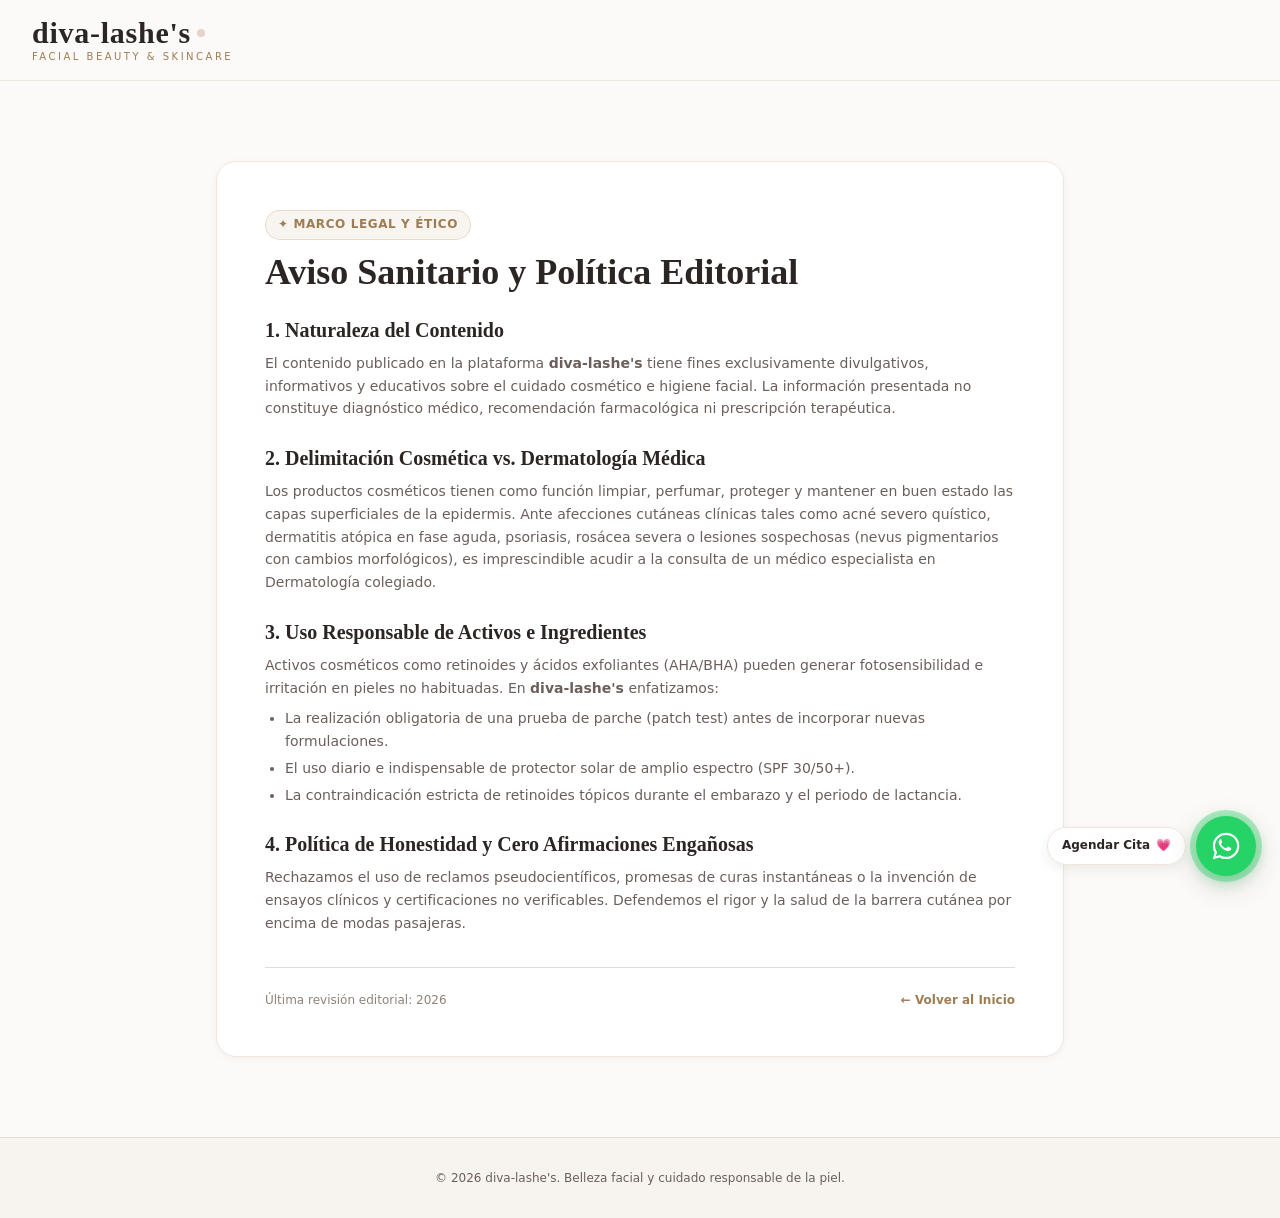
<file: aviso-medico.html>
<!DOCTYPE html>
<html lang="es">
<head>
  <meta charset="UTF-8">
  <meta name="viewport" content="width=device-width, initial-scale=1.0">
  <title>Aviso Sanitario y Política Editorial | diva-lashe's</title>
  <meta name="description" content="Descargo de responsabilidad médico, compromiso ético y política de divulgación cosmética transparente en diva-lashe's.">
  <link rel="canonical" href="https://diva-lashes.com/aviso-medico.html">
  
  <link rel="stylesheet" href="css/tailwind-local.css?v=3.2">
  <link rel="stylesheet" href="css/styles.css?v=3.2">
</head>
<body class="bg-[#FCFAF8] text-[#2B2523] flex flex-col min-h-screen">

  <!-- Header -->
  <header class="header-glass sticky top-0 z-40 transition-all duration-300">
    <div class="max-w-7xl mx-auto px-4 sm:px-6 lg:px-8">
      <div class="flex items-center justify-between h-20">
        <a href="index.html" class="flex flex-col text-left group">
          <div class="flex items-center gap-1.5">
            <span class="font-serif text-2xl sm:text-3xl font-semibold tracking-wide text-[#2B2523] group-hover:text-[#9E7D53] transition-colors">
              diva-lashe's
            </span>
            <span class="inline-block w-2 h-2 rounded-full bg-[#E8D3CC]"></span>
          </div>
          <span class="text-[0.625rem] tracking-[0.25em] uppercase text-[#9E7D53] font-medium -mt-0.5">
            Facial Beauty & Skincare
          </span>
        </a>

        <nav class="hidden lg:flex items-center space-x-7 text-sm font-medium text-[#6B5F5B]">
          <a href="index.html" class="hover:text-[#2B2523] transition-colors">Inicio</a>
          <a href="tipos-de-piel.html" class="hover:text-[#2B2523] transition-colors">Tipos de Piel</a>
          <a href="rutinas.html" class="hover:text-[#2B2523] transition-colors">Rutinas</a>
          <a href="pasos-cuidado.html" class="hover:text-[#2B2523] transition-colors">Pasos Esenciales</a>
          <a href="preocupaciones.html" class="hover:text-[#2B2523] transition-colors">Preocupaciones</a>
          <a href="ingredientes.html" class="hover:text-[#2B2523] transition-colors">Ingredientes</a>
          <a href="faq.html" class="hover:text-[#2B2523] transition-colors">FAQ & Mitos</a>
        </nav>

        <div class="flex items-center gap-3">
          <a href="index.html#diagnostico-test" class="hidden sm:inline-flex btn-gold text-xs uppercase tracking-wider">
            ✦ Test de Piel
          </a>
        </div>
      </div>
    </div>
  </header>

  <main class="flex-grow py-16 sm:py-20 max-w-4xl mx-auto px-4 sm:px-6">
    <div class="card-luxury p-8 sm:p-12 border-gold bg-[#FCFAF8]">
      <span class="badge-gold mb-3">✦ Marco Legal y Ético</span>
      <h1 class="font-serif text-3xl sm:text-4xl text-[#2B2523] font-semibold mb-6">
        Aviso Sanitario y Política Editorial
      </h1>

      <div class="space-y-6 text-sm text-[#6B5F5B] leading-relaxed">
        <section>
          <h2 class="font-serif text-xl font-semibold text-[#2B2523] mb-2">1. Naturaleza del Contenido</h2>
          <p>
            El contenido publicado en la plataforma <strong>diva-lashe's</strong> tiene fines exclusivamente divulgativos, informativos y educativos sobre el cuidado cosmético e higiene facial. La información presentada no constituye diagnóstico médico, recomendación farmacológica ni prescripción terapéutica.
          </p>
        </section>

        <section>
          <h2 class="font-serif text-xl font-semibold text-[#2B2523] mb-2">2. Delimitación Cosmética vs. Dermatología Médica</h2>
          <p>
            Los productos cosméticos tienen como función limpiar, perfumar, proteger y mantener en buen estado las capas superficiales de la epidermis. Ante afecciones cutáneas clínicas tales como acné severo quístico, dermatitis atópica en fase aguda, psoriasis, rosácea severa o lesiones sospechosas (nevus pigmentarios con cambios morfológicos), es imprescindible acudir a la consulta de un médico especialista en Dermatología colegiado.
          </p>
        </section>

        <section>
          <h2 class="font-serif text-xl font-semibold text-[#2B2523] mb-2">3. Uso Responsable de Activos e Ingredientes</h2>
          <p>
            Activos cosméticos como retinoides y ácidos exfoliantes (AHA/BHA) pueden generar fotosensibilidad e irritación en pieles no habituadas. En <strong>diva-lashe's</strong> enfatizamos:
          </p>
          <ul class="list-disc pl-5 mt-2 space-y-1">
            <li>La realización obligatoria de una prueba de parche (patch test) antes de incorporar nuevas formulaciones.</li>
            <li>El uso diario e indispensable de protector solar de amplio espectro (SPF 30/50+).</li>
            <li>La contraindicación estricta de retinoides tópicos durante el embarazo y el periodo de lactancia.</li>
          </ul>
        </section>

        <section id="politica-editorial">
          <h2 class="font-serif text-xl font-semibold text-[#2B2523] mb-2">4. Política de Honestidad y Cero Afirmaciones Engañosas</h2>
          <p>
            Rechazamos el uso de reclamos pseudocientíficos, promesas de curas instantáneas o la invención de ensayos clínicos y certificaciones no verificables. Defendemos el rigor y la salud de la barrera cutánea por encima de modas pasajeras.
          </p>
        </section>
      </div>

      <div class="mt-8 pt-6 border-t border-[#E5DDD3] flex justify-between items-center text-xs text-[#8F827D]">
        <span>Última revisión editorial: 2026</span>
        <a href="index.html" class="text-[#9E7D53] hover:underline font-semibold">← Volver al Inicio</a>
      </div>
    </div>
  </main>

  <footer class="bg-[#F7F3EE] border-t border-[#E5DDD3] pt-8 pb-8 text-[#6B5F5B] text-xs text-center">
    <p>© 2026 diva-lashe's. Belleza facial y cuidado responsable de la piel.</p>
  </footer>

  <script src="js/main.js?v=3.1"></script>
  <!-- ============================================== -->
  <!-- BOTÓN FLOTANTE PROFESIONAL DE WHATSAPP         -->
  <!-- ============================================== -->
  <aside class="whatsapp-widget-container" aria-label="Contacto por WhatsApp para citas">
    <a id="whatsapp-floating-tooltip"
       href="https://api.whatsapp.com/send?phone=573001234567&text=%C2%A1Hola%21%20%F0%9F%92%97%20Bienvenida%20a%20diva-lashe%27s.%20Quiero%20agendar%20una%20cita.%20Mi%20nombre%20es%3A%20____.%20El%20servicio%20que%20me%20interesa%20es%3A%20____.%20La%20fecha%20que%20prefiero%20es%3A%20____.%20El%20horario%20que%20prefiero%20es%3A%20____.%20%C2%BFMe%20pueden%20confirmar%20la%20disponibilidad%3F%20Gracias."
       target="_blank"
       rel="noopener noreferrer"
       class="whatsapp-float-tooltip"
       aria-label="Abrir chat de WhatsApp para agendar una cita">
      <span>Agendar Cita</span>
      <span style="color: #9E5B53;">💗</span>
    </a>

    <a id="whatsapp-floating-btn"
       href="https://api.whatsapp.com/send?phone=573001234567&text=%C2%A1Hola%21%20%F0%9F%92%97%20Bienvenida%20a%20diva-lashe%27s.%20Quiero%20agendar%20una%20cita.%20Mi%20nombre%20es%3A%20____.%20El%20servicio%20que%20me%20interesa%20es%3A%20____.%20La%20fecha%20que%20prefiero%20es%3A%20____.%20El%20horario%20que%20prefiero%20es%3A%20____.%20%C2%BFMe%20pueden%20confirmar%20la%20disponibilidad%3F%20Gracias."
       target="_blank"
       rel="noopener noreferrer"
       class="whatsapp-float-btn"
       aria-label="Contactar por WhatsApp para agendar una cita">
      <span class="whatsapp-pulse-ring"></span>
      <svg viewBox="0 0 24 24" aria-hidden="true">
        <path d="M12.04 2c-5.46 0-9.91 4.45-9.91 9.91 0 1.75.46 3.45 1.32 4.95L2.05 22l5.25-1.38c1.45.79 3.08 1.21 4.74 1.21 5.46 0 9.91-4.45 9.91-9.91 0-2.65-1.03-5.14-2.9-7.01A9.816 9.816 0 0012.04 2zm.01 1.67c2.2 0 4.26.86 5.82 2.41a8.196 8.196 0 012.41 5.83c0 4.54-3.7 8.24-8.24 8.24-1.48 0-2.93-.4-4.2-1.15l-.3-.18-3.12.82.83-3.04-.2-.31a8.19 8.19 0 01-1.26-4.38c0-4.54 3.7-8.24 8.24-8.24h-.18zm-3.57 3.12c-.2 0-.41.01-.58.07-.22.08-.5.23-.67.45-.25.32-.82.8-.82 1.95s.84 2.27.96 2.43c.12.16 1.65 2.52 4 3.53.56.24 1 .38 1.34.49.56.18 1.07.15 1.48.09.45-.07 1.38-.56 1.57-1.11.2-.55.2-1.02.14-1.11-.06-.1-.22-.16-.47-.28-.25-.13-1.48-.73-1.71-.81-.23-.08-.4-.13-.57.12-.17.25-.66.81-.81.98-.15.17-.3.19-.55.07-.25-.12-1.06-.39-2.02-1.25-.75-.67-1.25-1.5-1.4-1.75-.15-.25-.02-.39.11-.51.11-.11.25-.29.38-.43.12-.15.16-.25.24-.42.08-.17.04-.32-.02-.45-.06-.12-.57-1.37-.78-1.88-.2-.49-.4-.42-.58-.43h-.32z"/>
      </svg>
    </a>
  </aside>

  <script src="js/whatsappButton.js?v=3.2"></script>

</body>
</html>
</file>
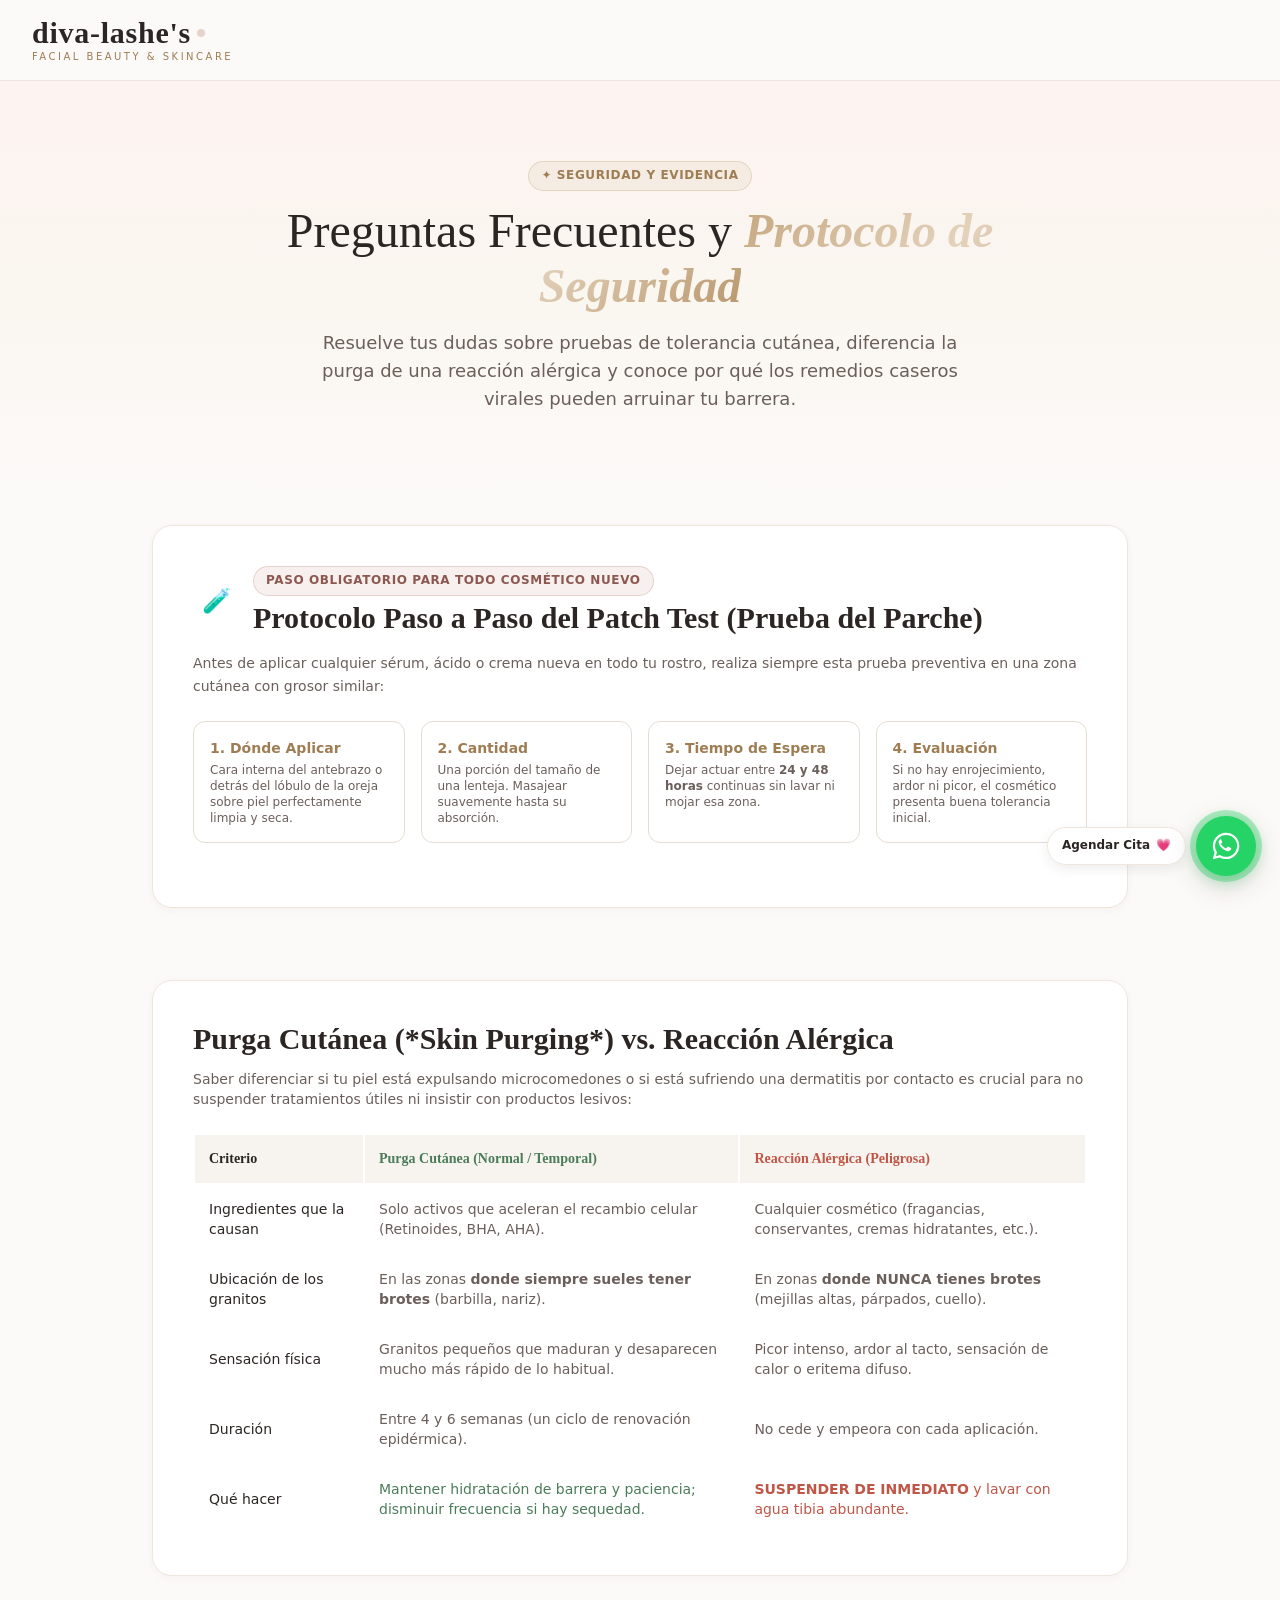
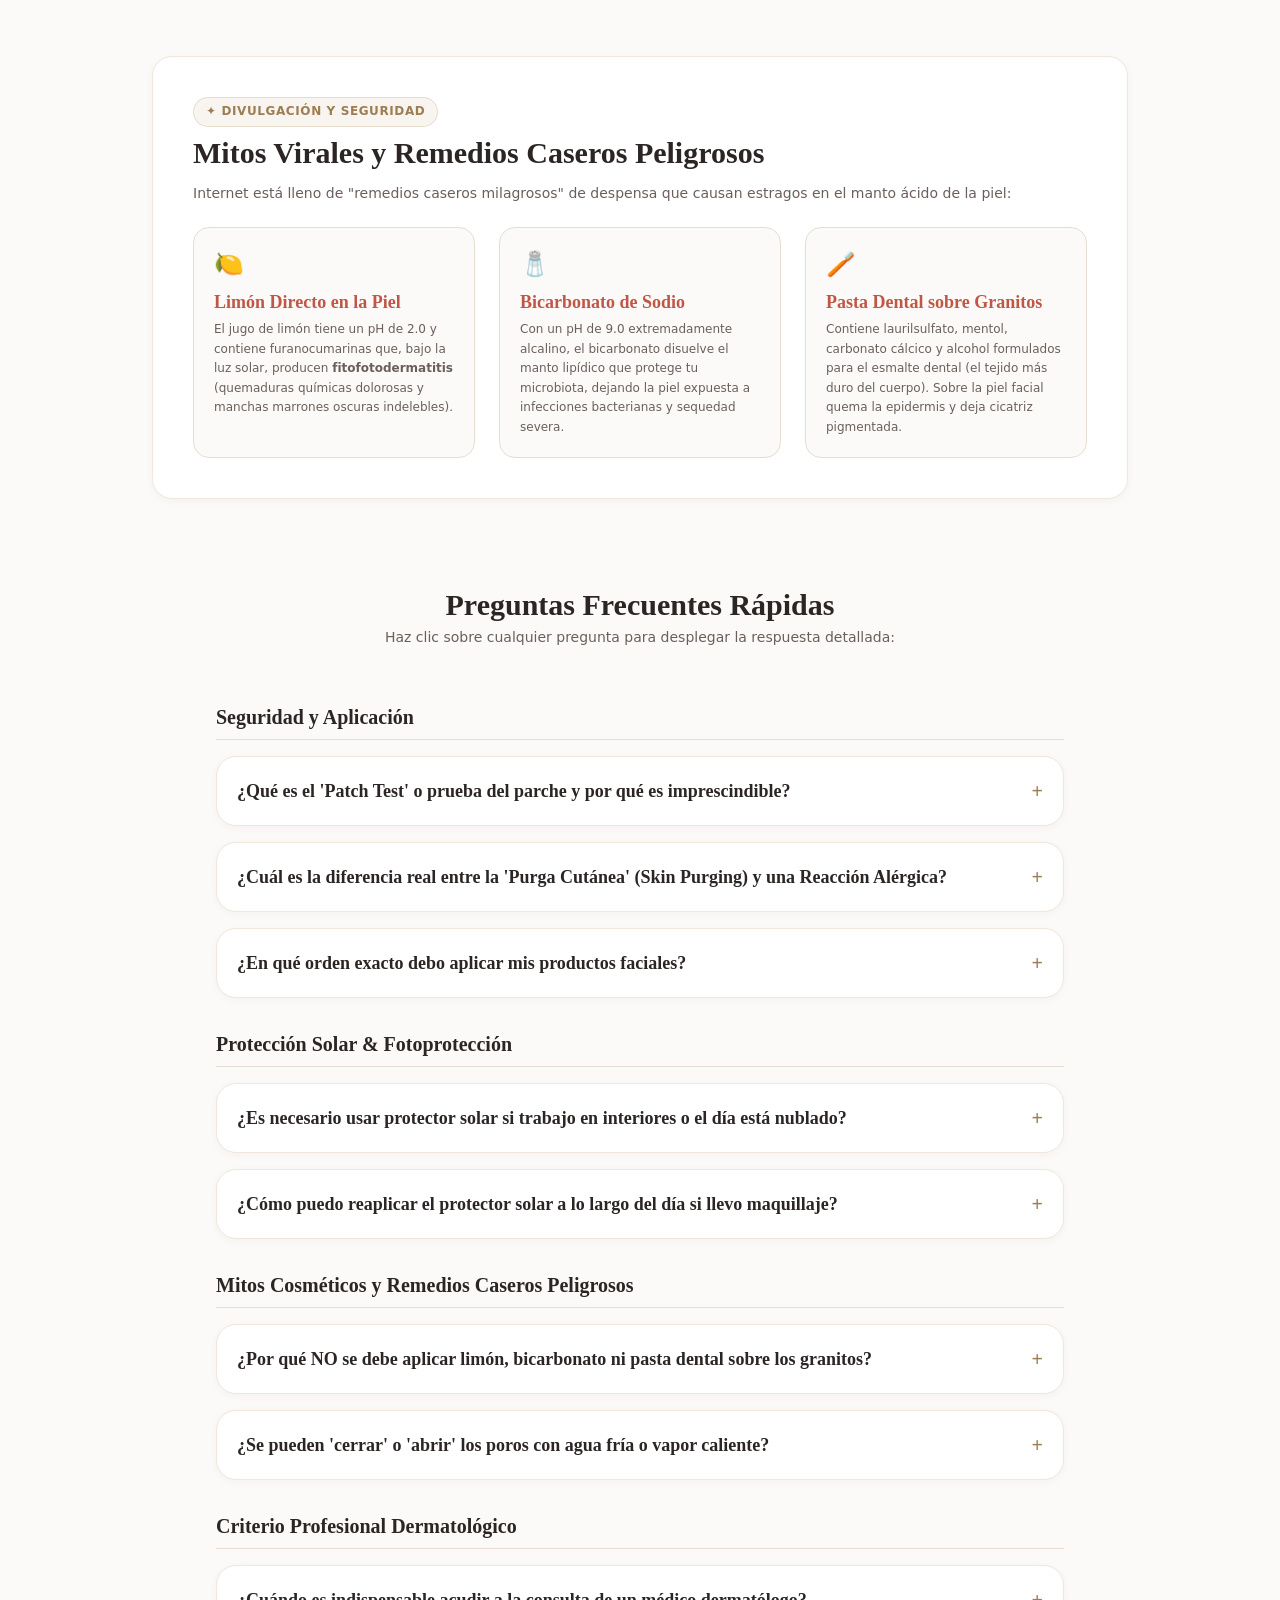
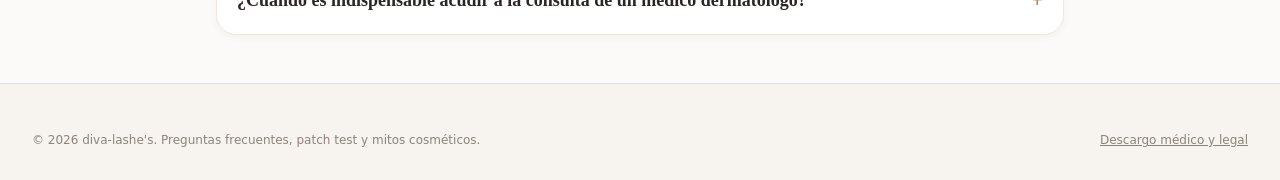
<file: faq.html>
<!DOCTYPE html>
<html lang="es">
<head>
  <meta charset="UTF-8">
  <meta name="viewport" content="width=device-width, initial-scale=1.0">
  <title>Preguntas Frecuentes, Patch Test y Mitos | diva-lashe's</title>
  <meta name="description" content="Preguntas frecuentes sobre cuidado facial en diva-lashe's: cómo hacer el patch test, diferencia entre purga cutánea y alergia, y mitos caseros peligrosos desmentidos.">
  <link rel="canonical" href="https://diva-lashes.com/faq.html">
  
  <link rel="stylesheet" href="css/tailwind-local.css?v=3.2">
  <link rel="stylesheet" href="css/styles.css?v=3.2">
</head>
<body class="bg-[#FCFAF8] text-[#2B2523] flex flex-col min-h-screen">

  <!-- Header -->
  <header class="header-glass sticky top-0 z-40 transition-all duration-300">
    <div class="max-w-7xl mx-auto px-4 sm:px-6 lg:px-8">
      <div class="flex items-center justify-between h-20">
        <a href="index.html" class="flex flex-col text-left group">
          <div class="flex items-center gap-1.5">
            <span class="font-serif text-2xl sm:text-3xl font-semibold tracking-wide text-[#2B2523] group-hover:text-[#9E7D53] transition-colors">
              diva-lashe's
            </span>
            <span class="inline-block w-2 h-2 rounded-full bg-[#E8D3CC]"></span>
          </div>
          <span class="text-[0.625rem] tracking-[0.25em] uppercase text-[#9E7D53] font-medium -mt-0.5">
            Facial Beauty & Skincare
          </span>
        </a>

        <nav class="hidden lg:flex items-center space-x-7 text-sm font-medium text-[#6B5F5B]">
          <a href="index.html" class="hover:text-[#2B2523] transition-colors">Inicio</a>
          <a href="tipos-de-piel.html" class="hover:text-[#2B2523] transition-colors">Tipos de Piel</a>
          <a href="rutinas.html" class="hover:text-[#2B2523] transition-colors">Rutinas</a>
          <a href="pasos-cuidado.html" class="hover:text-[#2B2523] transition-colors">Pasos Esenciales</a>
          <a href="preocupaciones.html" class="hover:text-[#2B2523] transition-colors">Preocupaciones</a>
          <a href="ingredientes.html" class="hover:text-[#2B2523] transition-colors">Ingredientes</a>
          <a href="faq.html" class="text-[#2B2523] font-semibold border-b-2 border-[#C5A880] pb-1">FAQ & Mitos</a>
        </nav>

        <div class="flex items-center gap-3">
          <a href="index.html#diagnostico-test" class="hidden sm:inline-flex btn-gold text-xs uppercase tracking-wider">
            ✦ Test de Piel
          </a>
          <button id="mobile-menu-toggle" class="lg:hidden p-2 rounded-lg text-[#2B2523] hover:bg-[#F7F3EE]" aria-label="Abrir menú">
            <svg class="w-6 h-6" fill="none" stroke="currentColor" viewBox="0 0 24 24"><path stroke-linecap="round" stroke-linejoin="round" stroke-width="2" d="M4 6h16M4 12h16M4 18h16"></path></svg>
          </button>
        </div>
      </div>
    </div>
  </header>

  <!-- Menú Móvil -->
  <div id="mobile-menu" class="hidden fixed inset-0 z-50 bg-[#FCFAF8]/95 backdrop-blur-md flex flex-col justify-between p-6 overflow-y-auto">
    <div>
      <div class="flex justify-between items-center pb-6 border-b border-[#E5DDD3]">
        <span class="font-serif text-2xl font-semibold text-[#2B2523]">diva-lashe's</span>
        <button id="mobile-menu-close" class="p-2 text-[#2B2523]"><svg class="w-6 h-6" fill="none" stroke="currentColor" viewBox="0 0 24 24"><path stroke-linecap="round" stroke-linejoin="round" stroke-width="2" d="M6 18L18 6M6 6l12 12"></path></svg></button>
      </div>
      <nav class="flex flex-col space-y-4 py-8 text-lg font-medium text-[#2B2523]">
        <a href="index.html">Inicio</a>
        <a href="tipos-de-piel.html">Tipos de Piel & Autodiagnóstico</a>
        <a href="rutinas.html">Rutinas de Mañana y Noche</a>
        <a href="pasos-cuidado.html">Pasos Esenciales del Cuidado</a>
        <a href="preocupaciones.html">Preocupaciones Cutáneas</a>
        <a href="ingredientes.html">Diccionario de Ingredientes & Compatibilidad</a>
        <a href="faq.html" class="text-[#9E7D53] font-semibold">Preguntas Frecuentes & Patch Test</a>
        <a href="aviso-medico.html" class="text-sm text-[#6B5F5B]">Aviso Sanitario y Editorial</a>
      </nav>
    </div>
    <div class="pt-6 border-t border-[#E5DDD3]">
      <a href="index.html#diagnostico-test" class="btn-gold w-full text-center py-3">✦ Iniciar Test de Piel</a>
    </div>
  </div>

  <main class="flex-grow">

    <!-- Hero -->
    <section class="py-12 sm:py-20 bg-gradient-to-b from-[#F7F3EE] to-[#FCFAF8]">
      <div class="max-w-4xl mx-auto px-4 sm:px-6 text-center">
        <span class="badge-gold mb-3">✦ Seguridad y Evidencia</span>
        <h1 class="font-serif text-3xl sm:text-5xl font-medium text-[#2B2523] mb-4">
          Preguntas Frecuentes y <span class="text-gold-gradient font-semibold italic">Protocolo de Seguridad</span>
        </h1>
        <p class="text-base sm:text-lg text-[#6B5F5B] leading-relaxed max-w-2xl mx-auto">
          Resuelve tus dudas sobre pruebas de tolerancia cutánea, diferencia la purga de una reacción alérgica y conoce por qué los remedios caseros virales pueden arruinar tu barrera.
        </p>
      </div>
    </section>

    <!-- GUÍA VISUAL DEL PATCH TEST -->
    <section id="patch-test" class="py-8 max-w-5xl mx-auto px-4 sm:px-6">
      <div class="card-luxury p-8 sm:p-10 border-gold bg-[#FCFAF8]">
        <div class="flex items-center gap-3 mb-4">
          <span class="w-12 h-12 rounded-2xl bg-[#E8D5CE]/50 flex items-center justify-center text-2xl">🧪</span>
          <div>
            <span class="badge-blush mb-1">Paso Obligatorio para Todo Cosmético Nuevo</span>
            <h2 class="font-serif text-2xl sm:text-3xl text-[#2B2523] font-semibold">Protocolo Paso a Paso del Patch Test (Prueba del Parche)</h2>
          </div>
        </div>

        <p class="text-sm text-[#6B5F5B] leading-relaxed mb-6">
          Antes de aplicar cualquier sérum, ácido o crema nueva en todo tu rostro, realiza siempre esta prueba preventiva en una zona cutánea con grosor similar:
        </p>

        <div class="grid grid-cols-1 md:grid-cols-4 gap-4 mb-6">
          <div class="p-4 rounded-xl bg-white border border-[#E5DDD3]">
            <span class="font-bold text-[#9E7D53] text-sm block mb-1">1. Dónde Aplicar</span>
            <p class="text-xs text-[#6B5F5B]">Cara interna del antebrazo o detrás del lóbulo de la oreja sobre piel perfectamente limpia y seca.</p>
          </div>

          <div class="p-4 rounded-xl bg-white border border-[#E5DDD3]">
            <span class="font-bold text-[#9E7D53] text-sm block mb-1">2. Cantidad</span>
            <p class="text-xs text-[#6B5F5B]">Una porción del tamaño de una lenteja. Masajear suavemente hasta su absorción.</p>
          </div>

          <div class="p-4 rounded-xl bg-white border border-[#E5DDD3]">
            <span class="font-bold text-[#9E7D53] text-sm block mb-1">3. Tiempo de Espera</span>
            <p class="text-xs text-[#6B5F5B]">Dejar actuar entre <strong>24 y 48 horas</strong> continuas sin lavar ni mojar esa zona.</p>
          </div>

          <div class="p-4 rounded-xl bg-white border border-[#E5DDD3]">
            <span class="font-bold text-[#9E7D53] text-sm block mb-1">4. Evaluación</span>
            <p class="text-xs text-[#6B5F5B]">Si no hay enrojecimiento, ardor ni picor, el cosmético presenta buena tolerancia inicial.</p>
          </div>
        </div>
      </div>
    </section>

    <!-- PURGA VS ALERGIA: TABLA COMPARATIVA -->
    <section class="py-10 max-w-5xl mx-auto px-4 sm:px-6">
      <div class="card-luxury p-8 sm:p-10 border-soft">
        <h2 class="font-serif text-2xl sm:text-3xl text-[#2B2523] font-semibold mb-3">Purga Cutánea (*Skin Purging*) vs. Reacción Alérgica</h2>
        <p class="text-xs sm:text-sm text-[#6B5F5B] mb-6 leading-relaxed">
          Saber diferenciar si tu piel está expulsando microcomedones o si está sufriendo una dermatitis por contacto es crucial para no suspender tratamientos útiles ni insistir con productos lesivos:
        </p>

        <div class="overflow-x-auto">
          <table class="w-full text-xs sm:text-sm text-left border-collapse">
            <thead>
              <tr class="border-b border-[#E5DDD3] bg-[#F7F3EE]">
                <th class="p-3.5 font-serif font-semibold text-[#2B2523]">Criterio</th>
                <th class="p-3.5 font-serif font-semibold text-[#4A7C59]">Purga Cutánea (Normal / Temporal)</th>
                <th class="p-3.5 font-serif font-semibold text-[#C05646]">Reacción Alérgica (Peligrosa)</th>
              </tr>
            </thead>
            <tbody class="divide-y divide-[#E5DDD3]">
              <tr>
                <td class="p-3.5 font-medium text-[#2B2523]">Ingredientes que la causan</td>
                <td class="p-3.5 text-[#6B5F5B]">Solo activos que aceleran el recambio celular (Retinoides, BHA, AHA).</td>
                <td class="p-3.5 text-[#6B5F5B]">Cualquier cosmético (fragancias, conservantes, cremas hidratantes, etc.).</td>
              </tr>
              <tr>
                <td class="p-3.5 font-medium text-[#2B2523]">Ubicación de los granitos</td>
                <td class="p-3.5 text-[#6B5F5B]">En las zonas <strong>donde siempre sueles tener brotes</strong> (barbilla, nariz).</td>
                <td class="p-3.5 text-[#6B5F5B]">En zonas <strong>donde NUNCA tienes brotes</strong> (mejillas altas, párpados, cuello).</td>
              </tr>
              <tr>
                <td class="p-3.5 font-medium text-[#2B2523]">Sensación física</td>
                <td class="p-3.5 text-[#6B5F5B]">Granitos pequeños que maduran y desaparecen mucho más rápido de lo habitual.</td>
                <td class="p-3.5 text-[#6B5F5B]">Picor intenso, ardor al tacto, sensación de calor o eritema difuso.</td>
              </tr>
              <tr>
                <td class="p-3.5 font-medium text-[#2B2523]">Duración</td>
                <td class="p-3.5 text-[#6B5F5B]">Entre 4 y 6 semanas (un ciclo de renovación epidérmica).</td>
                <td class="p-3.5 text-[#6B5F5B]">No cede y empeora con cada aplicación.</td>
              </tr>
              <tr>
                <td class="p-3.5 font-medium text-[#2B2523]">Qué hacer</td>
                <td class="p-3.5 text-[#4A7C59] font-medium">Mantener hidratación de barrera y paciencia; disminuir frecuencia si hay sequedad.</td>
                <td class="p-3.5 text-[#C05646] font-medium"><strong>SUSPENDER DE INMEDIATO</strong> y lavar con agua tibia abundante.</td>
              </tr>
            </tbody>
          </table>
        </div>
      </div>
    </section>

    <!-- MITOS Y REMEDIOS CASEROS PELIGROSOS -->
    <section id="mitos" class="py-10 max-w-5xl mx-auto px-4 sm:px-6">
      <div class="card-luxury p-8 sm:p-10 border-soft">
        <span class="badge-gold mb-2">✦ Divulgación y Seguridad</span>
        <h2 class="font-serif text-2xl sm:text-3xl text-[#2B2523] font-semibold mb-3">Mitos Virales y Remedios Caseros Peligrosos</h2>
        <p class="text-xs sm:text-sm text-[#6B5F5B] mb-6">
          Internet está lleno de "remedios caseros milagrosos" de despensa que causan estragos en el manto ácido de la piel:
        </p>

        <div class="grid grid-cols-1 md:grid-cols-3 gap-6">
          <div class="p-5 rounded-2xl bg-[#FCFAF8] border border-[#E5DDD3]">
            <span class="text-2xl mb-2 block">🍋</span>
            <h4 class="font-serif text-lg font-semibold text-[#C05646] mb-1">Limón Directo en la Piel</h4>
            <p class="text-xs text-[#6B5F5B] leading-relaxed">
              El jugo de limón tiene un pH de 2.0 y contiene furanocumarinas que, bajo la luz solar, producen <strong>fitofotodermatitis</strong> (quemaduras químicas dolorosas y manchas marrones oscuras indelebles).
            </p>
          </div>

          <div class="p-5 rounded-2xl bg-[#FCFAF8] border border-[#E5DDD3]">
            <span class="text-2xl mb-2 block">🧂</span>
            <h4 class="font-serif text-lg font-semibold text-[#C05646] mb-1">Bicarbonato de Sodio</h4>
            <p class="text-xs text-[#6B5F5B] leading-relaxed">
              Con un pH de 9.0 extremadamente alcalino, el bicarbonato disuelve el manto lipídico que protege tu microbiota, dejando la piel expuesta a infecciones bacterianas y sequedad severa.
            </p>
          </div>

          <div class="p-5 rounded-2xl bg-[#FCFAF8] border border-[#E5DDD3]">
            <span class="text-2xl mb-2 block">🪥</span>
            <h4 class="font-serif text-lg font-semibold text-[#C05646] mb-1">Pasta Dental sobre Granitos</h4>
            <p class="text-xs text-[#6B5F5B] leading-relaxed">
              Contiene laurilsulfato, mentol, carbonato cálcico y alcohol formulados para el esmalte dental (el tejido más duro del cuerpo). Sobre la piel facial quema la epidermis y deja cicatriz pigmentada.
            </p>
          </div>
        </div>
      </div>
    </section>

    <!-- ACORDEONES ACCESIBLES DE PREGUNTAS FRECUENTES -->
    <section class="py-12 max-w-4xl mx-auto px-4 sm:px-6">
      <div class="text-center max-w-xl mx-auto mb-10">
        <h2 class="font-serif text-3xl text-[#2B2523] font-semibold">Preguntas Frecuentes Rápidas</h2>
        <p class="text-xs sm:text-sm text-[#6B5F5B] mt-1">Haz clic sobre cualquier pregunta para desplegar la respuesta detallada:</p>
      </div>

      <div class="space-y-4" id="faqs-accordion-container">
        <!-- Renderizado dinámico vía JavaScript accesible -->
      </div>
    </section>

  </main>

  <!-- Footer -->
  <footer class="bg-[#F7F3EE] border-t border-[#E5DDD3] pt-12 pb-8 text-[#6B5F5B] text-sm">
    <div class="max-w-7xl mx-auto px-4 sm:px-6 lg:px-8">
      <div class="flex flex-col sm:flex-row items-center justify-between text-xs text-[#8F827D]">
        <p>© 2026 diva-lashe's. Preguntas frecuentes, patch test y mitos cosméticos.</p>
        <a href="aviso-medico.html" class="hover:text-[#2B2523] mt-2 sm:mt-0 underline">Descargo médico y legal</a>
      </div>
    </div>
  </footer>

  <script src="js/data/faqsData.js?v=3.1"></script>
  <script src="js/main.js?v=3.1"></script>
  <script>
    document.addEventListener('DOMContentLoaded', () => {
      const container = document.getElementById('faqs-accordion-container');
      if (!container || typeof FAQS_DATA === 'undefined') return;

      let html = '';
      FAQS_DATA.forEach((cat, catIdx) => {
        html += `<h3 class="font-serif text-xl font-semibold text-[#2B2523] pt-4 pb-2 border-b border-[#E5DDD3]">${cat.category}</h3>`;
        cat.items.forEach((item, itemIdx) => {
          const id = `faq-${catIdx}-${itemIdx}`;
          html += `
            <div class="card-luxury p-5 border-soft">
              <button type="button" class="faq-toggle w-full text-left font-serif text-base sm:text-lg font-semibold text-[#2B2523] flex items-center justify-between gap-4 focus:outline-none" aria-expanded="false" aria-controls="${id}">
                <span>${item.q}</span>
                <span class="faq-icon text-[#9E7D53] text-xl transform transition-transform duration-200">+</span>
              </button>
              <div id="${id}" class="faq-answer hidden pt-3 text-xs sm:text-sm text-[#6B5F5B] leading-relaxed border-t border-[#E5DDD3]/50 mt-3">
                ${item.a}
              </div>
            </div>
          `;
        });
      });

      container.innerHTML = html;

      const toggles = container.querySelectorAll('.faq-toggle');
      toggles.forEach(toggle => {
        toggle.addEventListener('click', () => {
          const answer = document.getElementById(toggle.getAttribute('aria-controls'));
          const icon = toggle.querySelector('.faq-icon');
          const isExpanded = toggle.getAttribute('aria-expanded') === 'true';

          if (isExpanded) {
            answer.classList.add('hidden');
            toggle.setAttribute('aria-expanded', 'false');
            icon.textContent = '+';
            icon.classList.remove('rotate-45');
          } else {
            answer.classList.remove('hidden');
            toggle.setAttribute('aria-expanded', 'true');
            icon.textContent = '✕';
          }
        });
      });
    });
  </script>
  <!-- ============================================== -->
  <!-- BOTÓN FLOTANTE PROFESIONAL DE WHATSAPP         -->
  <!-- ============================================== -->
  <aside class="whatsapp-widget-container" aria-label="Contacto por WhatsApp para citas">
    <a id="whatsapp-floating-tooltip"
       href="https://api.whatsapp.com/send?phone=573001234567&text=%C2%A1Hola%21%20%F0%9F%92%97%20Bienvenida%20a%20diva-lashe%27s.%20Quiero%20agendar%20una%20cita.%20Mi%20nombre%20es%3A%20____.%20El%20servicio%20que%20me%20interesa%20es%3A%20____.%20La%20fecha%20que%20prefiero%20es%3A%20____.%20El%20horario%20que%20prefiero%20es%3A%20____.%20%C2%BFMe%20pueden%20confirmar%20la%20disponibilidad%3F%20Gracias."
       target="_blank"
       rel="noopener noreferrer"
       class="whatsapp-float-tooltip"
       aria-label="Abrir chat de WhatsApp para agendar una cita">
      <span>Agendar Cita</span>
      <span style="color: #9E5B53;">💗</span>
    </a>

    <a id="whatsapp-floating-btn"
       href="https://api.whatsapp.com/send?phone=573001234567&text=%C2%A1Hola%21%20%F0%9F%92%97%20Bienvenida%20a%20diva-lashe%27s.%20Quiero%20agendar%20una%20cita.%20Mi%20nombre%20es%3A%20____.%20El%20servicio%20que%20me%20interesa%20es%3A%20____.%20La%20fecha%20que%20prefiero%20es%3A%20____.%20El%20horario%20que%20prefiero%20es%3A%20____.%20%C2%BFMe%20pueden%20confirmar%20la%20disponibilidad%3F%20Gracias."
       target="_blank"
       rel="noopener noreferrer"
       class="whatsapp-float-btn"
       aria-label="Contactar por WhatsApp para agendar una cita">
      <span class="whatsapp-pulse-ring"></span>
      <svg viewBox="0 0 24 24" aria-hidden="true">
        <path d="M12.04 2c-5.46 0-9.91 4.45-9.91 9.91 0 1.75.46 3.45 1.32 4.95L2.05 22l5.25-1.38c1.45.79 3.08 1.21 4.74 1.21 5.46 0 9.91-4.45 9.91-9.91 0-2.65-1.03-5.14-2.9-7.01A9.816 9.816 0 0012.04 2zm.01 1.67c2.2 0 4.26.86 5.82 2.41a8.196 8.196 0 012.41 5.83c0 4.54-3.7 8.24-8.24 8.24-1.48 0-2.93-.4-4.2-1.15l-.3-.18-3.12.82.83-3.04-.2-.31a8.19 8.19 0 01-1.26-4.38c0-4.54 3.7-8.24 8.24-8.24h-.18zm-3.57 3.12c-.2 0-.41.01-.58.07-.22.08-.5.23-.67.45-.25.32-.82.8-.82 1.95s.84 2.27.96 2.43c.12.16 1.65 2.52 4 3.53.56.24 1 .38 1.34.49.56.18 1.07.15 1.48.09.45-.07 1.38-.56 1.57-1.11.2-.55.2-1.02.14-1.11-.06-.1-.22-.16-.47-.28-.25-.13-1.48-.73-1.71-.81-.23-.08-.4-.13-.57.12-.17.25-.66.81-.81.98-.15.17-.3.19-.55.07-.25-.12-1.06-.39-2.02-1.25-.75-.67-1.25-1.5-1.4-1.75-.15-.25-.02-.39.11-.51.11-.11.25-.29.38-.43.12-.15.16-.25.24-.42.08-.17.04-.32-.02-.45-.06-.12-.57-1.37-.78-1.88-.2-.49-.4-.42-.58-.43h-.32z"/>
      </svg>
    </a>
  </aside>

  <script src="js/whatsappButton.js?v=3.2"></script>

</body>
</html>
</file>
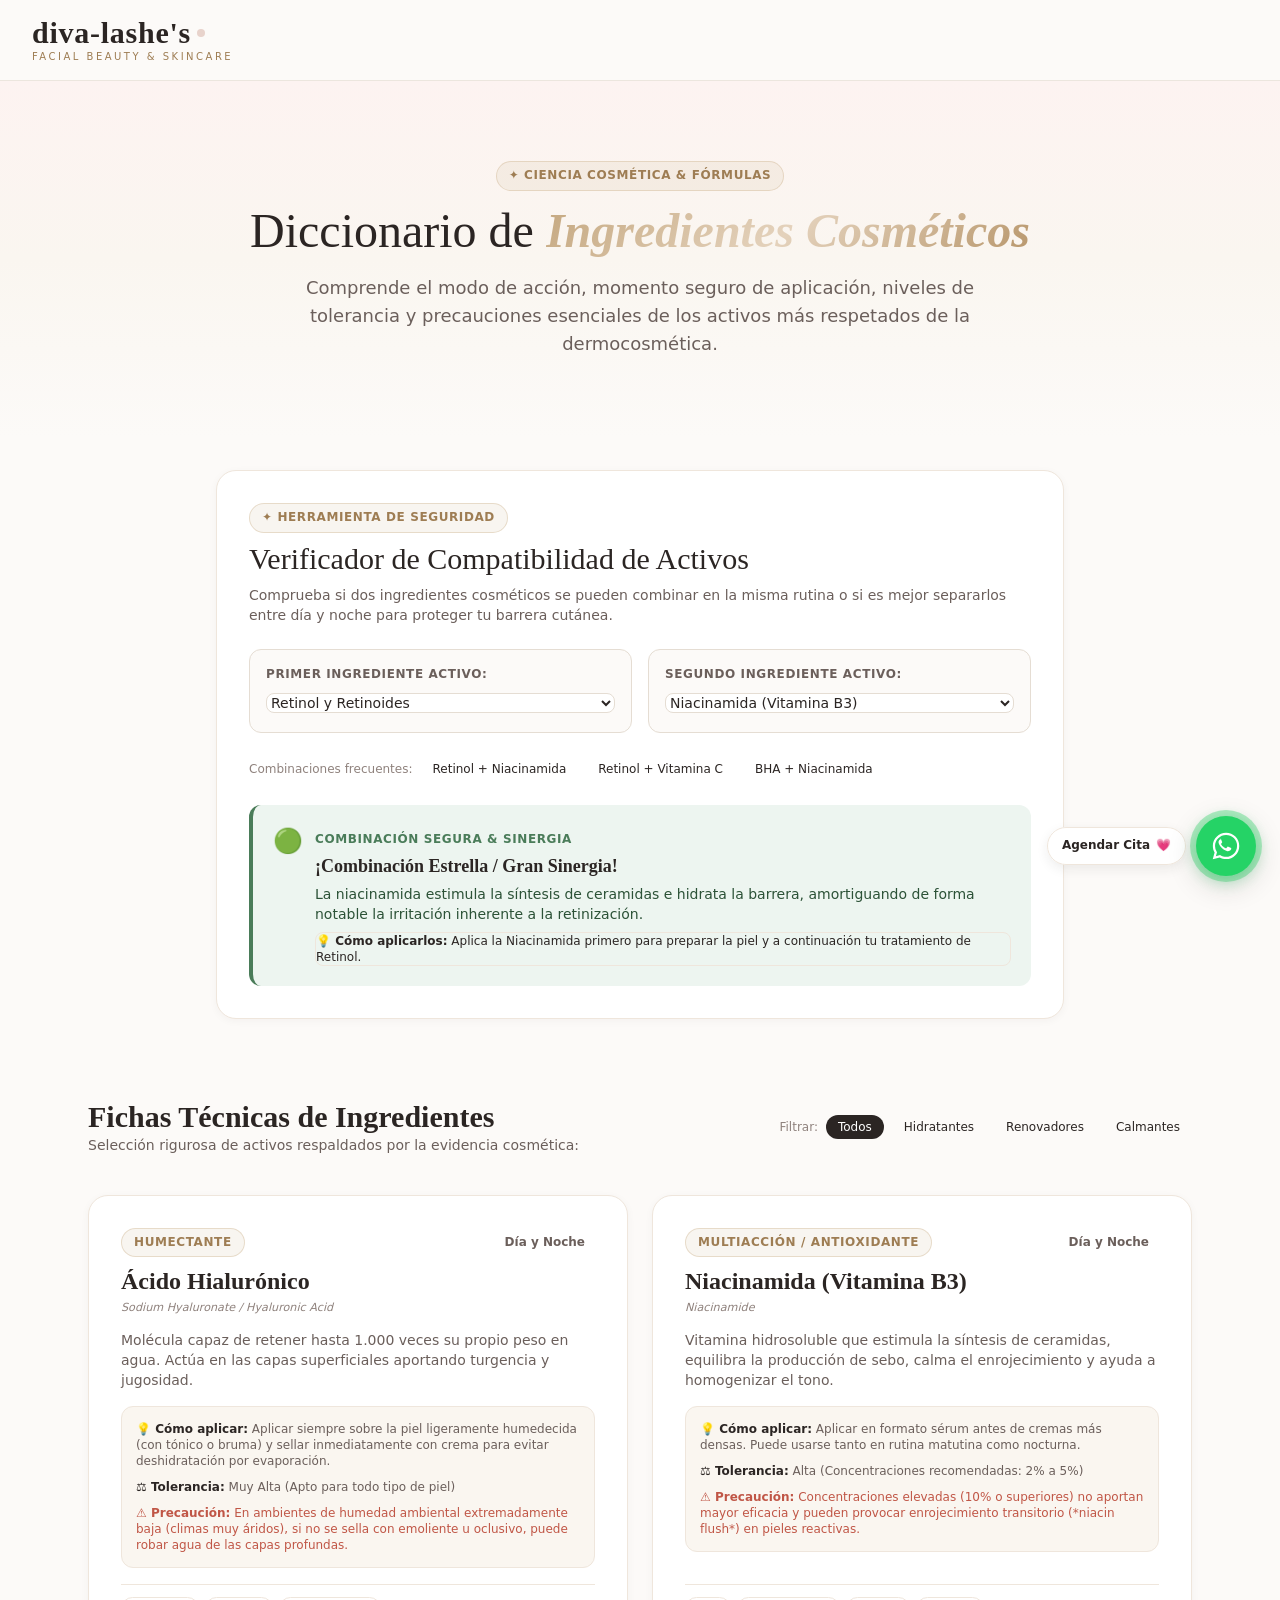
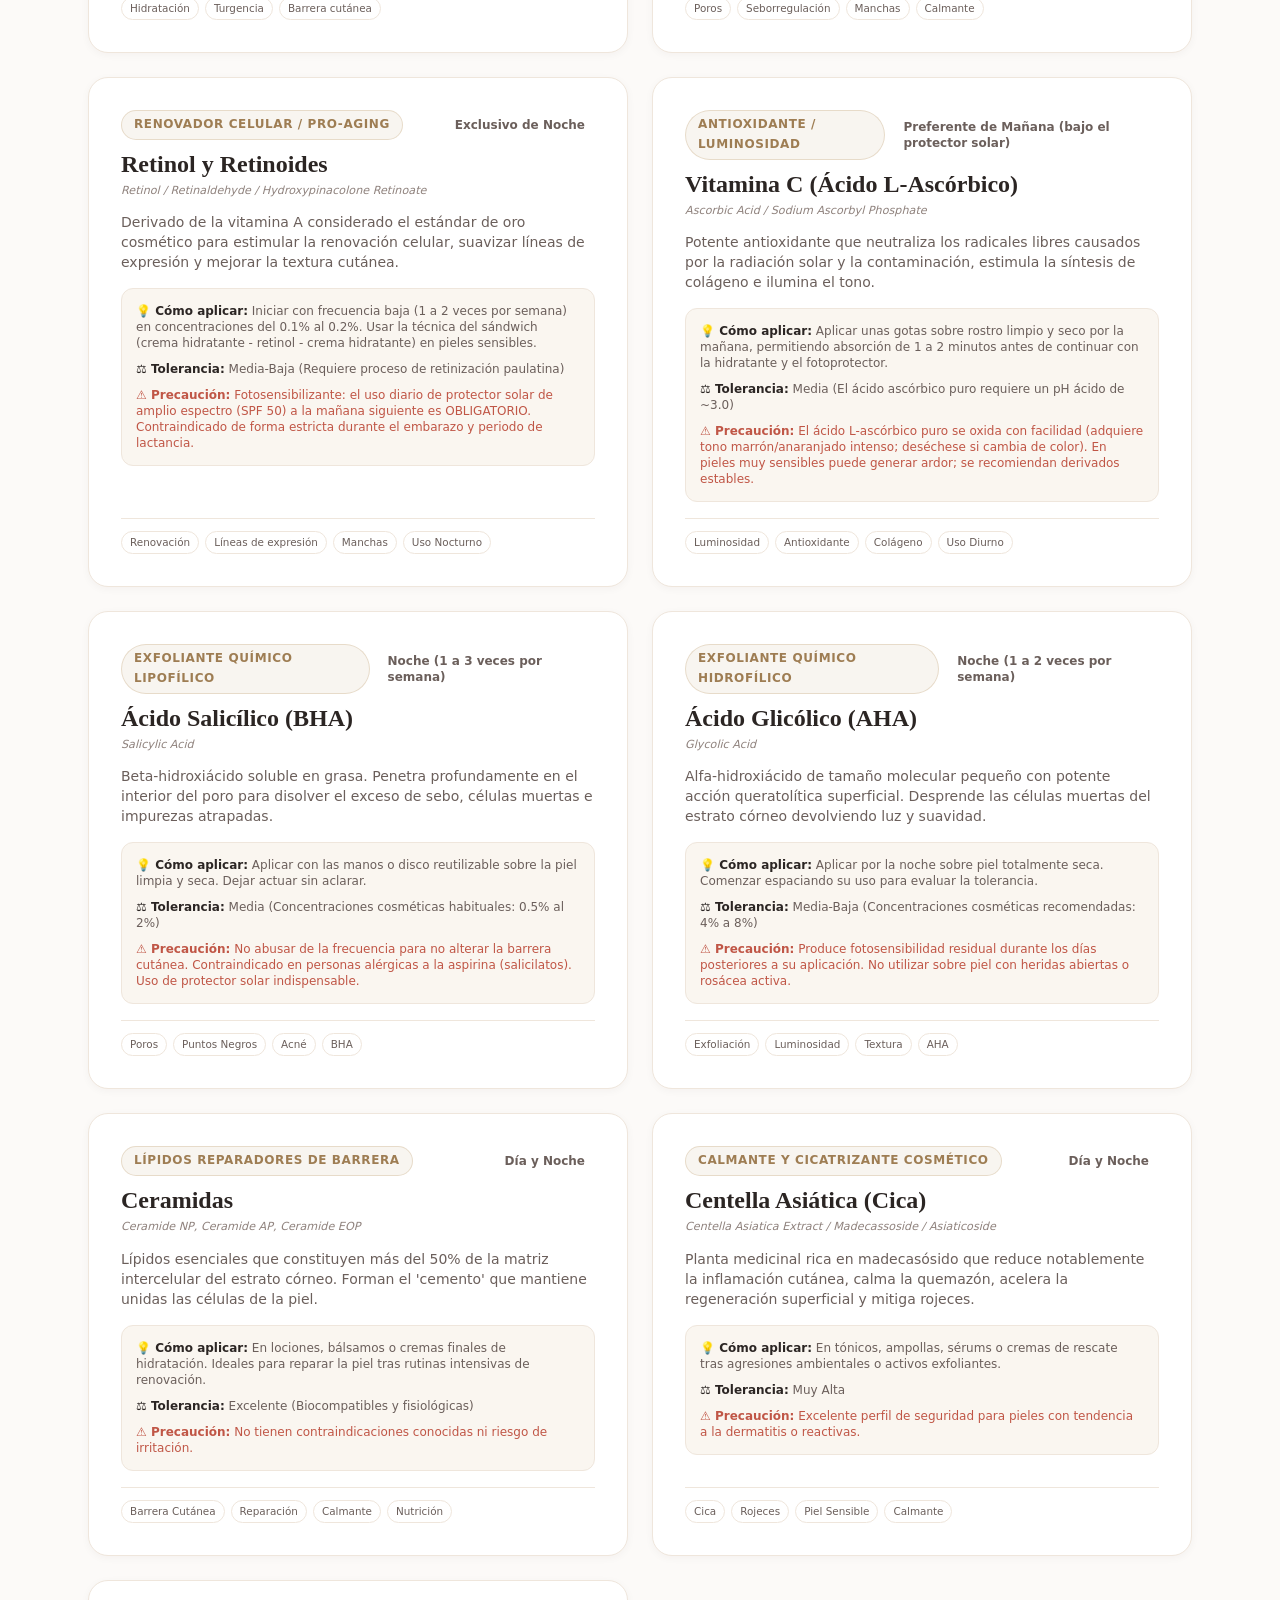
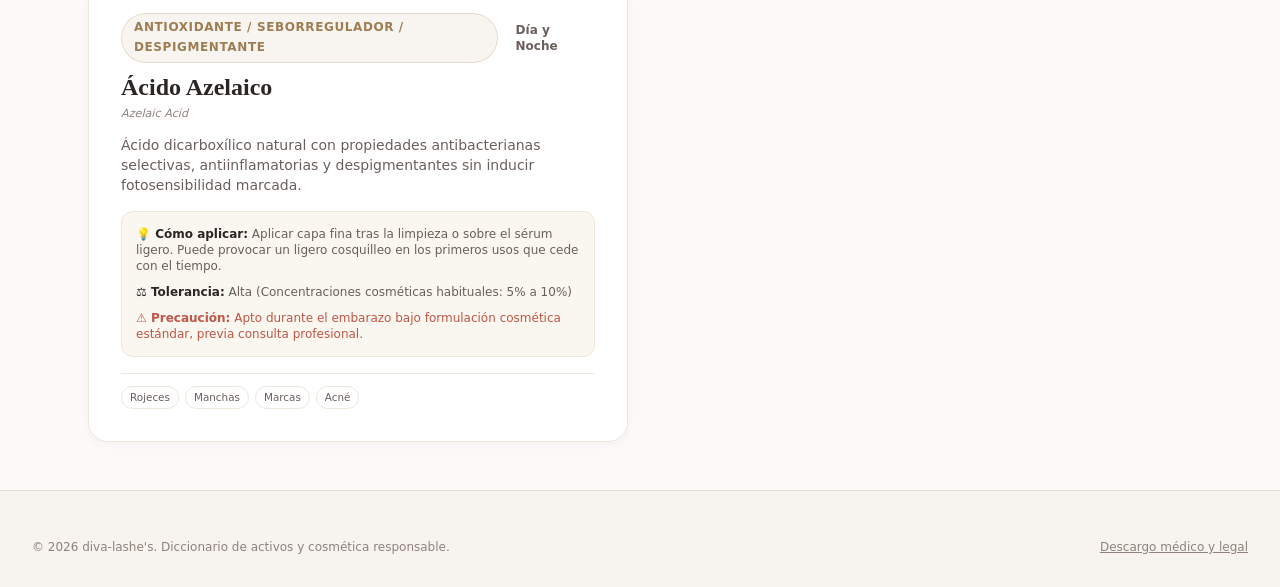
<file: ingredientes.html>
<!DOCTYPE html>
<html lang="es">
<head>
  <meta charset="UTF-8">
  <meta name="viewport" content="width=device-width, initial-scale=1.0">
  <title>Diccionario de Ingredientes y Compatibilidad | diva-lashe's</title>
  <meta name="description" content="Diccionario científico y cosmético de activos faciales en diva-lashe's: Ácido Hialurónico, Niacinamida, Retinol, Vitamina C, BHA, AHA y verificador interactivo de compatibilidad.">
  <link rel="canonical" href="https://diva-lashes.com/ingredientes.html">
  
  <link rel="stylesheet" href="css/tailwind-local.css?v=3.2">
  <link rel="stylesheet" href="css/styles.css?v=3.2">
</head>
<body class="bg-[#FCFAF8] text-[#2B2523] flex flex-col min-h-screen">

  <!-- Header -->
  <header class="header-glass sticky top-0 z-40 transition-all duration-300">
    <div class="max-w-7xl mx-auto px-4 sm:px-6 lg:px-8">
      <div class="flex items-center justify-between h-20">
        <a href="index.html" class="flex flex-col text-left group">
          <div class="flex items-center gap-1.5">
            <span class="font-serif text-2xl sm:text-3xl font-semibold tracking-wide text-[#2B2523] group-hover:text-[#9E7D53] transition-colors">
              diva-lashe's
            </span>
            <span class="inline-block w-2 h-2 rounded-full bg-[#E8D3CC]"></span>
          </div>
          <span class="text-[0.625rem] tracking-[0.25em] uppercase text-[#9E7D53] font-medium -mt-0.5">
            Facial Beauty & Skincare
          </span>
        </a>

        <nav class="hidden lg:flex items-center space-x-7 text-sm font-medium text-[#6B5F5B]">
          <a href="index.html" class="hover:text-[#2B2523] transition-colors">Inicio</a>
          <a href="tipos-de-piel.html" class="hover:text-[#2B2523] transition-colors">Tipos de Piel</a>
          <a href="rutinas.html" class="hover:text-[#2B2523] transition-colors">Rutinas</a>
          <a href="pasos-cuidado.html" class="hover:text-[#2B2523] transition-colors">Pasos Esenciales</a>
          <a href="preocupaciones.html" class="hover:text-[#2B2523] transition-colors">Preocupaciones</a>
          <a href="ingredientes.html" class="text-[#2B2523] font-semibold border-b-2 border-[#C5A880] pb-1">Ingredientes</a>
          <a href="faq.html" class="hover:text-[#2B2523] transition-colors">FAQ & Mitos</a>
        </nav>

        <div class="flex items-center gap-3">
          <a href="index.html#diagnostico-test" class="hidden sm:inline-flex btn-gold text-xs uppercase tracking-wider">
            ✦ Test de Piel
          </a>
          <button id="mobile-menu-toggle" class="lg:hidden p-2 rounded-lg text-[#2B2523] hover:bg-[#F7F3EE]" aria-label="Abrir menú">
            <svg class="w-6 h-6" fill="none" stroke="currentColor" viewBox="0 0 24 24"><path stroke-linecap="round" stroke-linejoin="round" stroke-width="2" d="M4 6h16M4 12h16M4 18h16"></path></svg>
          </button>
        </div>
      </div>
    </div>
  </header>

  <!-- Menú Móvil -->
  <div id="mobile-menu" class="hidden fixed inset-0 z-50 bg-[#FCFAF8]/95 backdrop-blur-md flex flex-col justify-between p-6 overflow-y-auto">
    <div>
      <div class="flex justify-between items-center pb-6 border-b border-[#E5DDD3]">
        <span class="font-serif text-2xl font-semibold text-[#2B2523]">diva-lashe's</span>
        <button id="mobile-menu-close" class="p-2 text-[#2B2523]"><svg class="w-6 h-6" fill="none" stroke="currentColor" viewBox="0 0 24 24"><path stroke-linecap="round" stroke-linejoin="round" stroke-width="2" d="M6 18L18 6M6 6l12 12"></path></svg></button>
      </div>
      <nav class="flex flex-col space-y-4 py-8 text-lg font-medium text-[#2B2523]">
        <a href="index.html">Inicio</a>
        <a href="tipos-de-piel.html">Tipos de Piel & Autodiagnóstico</a>
        <a href="rutinas.html">Rutinas de Mañana y Noche</a>
        <a href="pasos-cuidado.html">Pasos Esenciales del Cuidado</a>
        <a href="preocupaciones.html">Preocupaciones Cutáneas</a>
        <a href="ingredientes.html" class="text-[#9E7D53] font-semibold">Diccionario de Ingredientes & Compatibilidad</a>
        <a href="faq.html">Preguntas Frecuentes & Patch Test</a>
        <a href="aviso-medico.html" class="text-sm text-[#6B5F5B]">Aviso Sanitario y Editorial</a>
      </nav>
    </div>
    <div class="pt-6 border-t border-[#E5DDD3]">
      <a href="index.html#diagnostico-test" class="btn-gold w-full text-center py-3">✦ Iniciar Test de Piel</a>
    </div>
  </div>

  <main class="flex-grow">

    <!-- Hero -->
    <section class="py-12 sm:py-20 bg-gradient-to-b from-[#F7F3EE] to-[#FCFAF8]">
      <div class="max-w-4xl mx-auto px-4 sm:px-6 text-center">
        <span class="badge-gold mb-3">✦ Ciencia Cosmética & Fórmulas</span>
        <h1 class="font-serif text-3xl sm:text-5xl font-medium text-[#2B2523] mb-4">
          Diccionario de <span class="text-gold-gradient font-semibold italic">Ingredientes Cosméticos</span>
        </h1>
        <p class="text-base sm:text-lg text-[#6B5F5B] leading-relaxed max-w-2xl mx-auto">
          Comprende el modo de acción, momento seguro de aplicación, niveles de tolerancia y precauciones esenciales de los activos más respetados de la dermocosmética.
        </p>
      </div>
    </section>

    <!-- WIDGET VERIFICADOR DE COMPATIBILIDAD -->
    <section id="verificador" class="py-8 max-w-4xl mx-auto px-4 sm:px-6 scroll-mt-24">
      <div id="compatibility-checker-container">
        <!-- Montado dinámicamente vía js/compatibility.js -->
      </div>
    </section>

    <!-- DICCIONARIO COMPLETO DE ACTIVOS -->
    <section class="py-12 max-w-6xl mx-auto px-4 sm:px-6">
      
      <div class="flex flex-col sm:flex-row items-center justify-between gap-4 mb-10">
        <div>
          <h2 class="font-serif text-2xl sm:text-3xl text-[#2B2523] font-semibold">Fichas Técnicas de Ingredientes</h2>
          <p class="text-xs sm:text-sm text-[#6B5F5B]">Selección rigurosa de activos respaldados por la evidencia cosmética:</p>
        </div>
        <div class="flex items-center gap-2 text-xs">
          <span class="text-[#8F827D]">Filtrar:</span>
          <button id="filter-all" class="filter-btn px-3 py-1 rounded-full bg-[#2B2523] text-white font-medium">Todos</button>
          <button id="filter-humectant" class="filter-btn px-3 py-1 rounded-full bg-[#EFE8DE] hover:bg-[#E5DDD3] text-[#2B2523] font-medium">Hidratantes</button>
          <button id="filter-renew" class="filter-btn px-3 py-1 rounded-full bg-[#EFE8DE] hover:bg-[#E5DDD3] text-[#2B2523] font-medium">Renovadores</button>
          <button id="filter-calm" class="filter-btn px-3 py-1 rounded-full bg-[#EFE8DE] hover:bg-[#E5DDD3] text-[#2B2523] font-medium">Calmantes</button>
        </div>
      </div>

      <!-- Cuadrícula de Ingredientes generada desde INGREDIENTS_DATA -->
      <div id="ingredients-grid" class="grid grid-cols-1 md:grid-cols-2 gap-6">
        <!-- Renderizado dinámico -->
      </div>

    </section>

  </main>

  <!-- Footer -->
  <footer class="bg-[#F7F3EE] border-t border-[#E5DDD3] pt-12 pb-8 text-[#6B5F5B] text-sm">
    <div class="max-w-7xl mx-auto px-4 sm:px-6 lg:px-8">
      <div class="flex flex-col sm:flex-row items-center justify-between text-xs text-[#8F827D]">
        <p>© 2026 diva-lashe's. Diccionario de activos y cosmética responsable.</p>
        <a href="aviso-medico.html" class="hover:text-[#2B2523] mt-2 sm:mt-0 underline">Descargo médico y legal</a>
      </div>
    </div>
  </footer>

  <script src="js/data/ingredients.js?v=3.1"></script>
  <script src="js/main.js?v=3.1"></script>
  <script src="js/compatibility.js?v=3.1"></script>
  <script>
    // Renderizado dinámico de tarjetas de ingredientes con filtros
    document.addEventListener('DOMContentLoaded', () => {
      const grid = document.getElementById('ingredients-grid');
      if (!grid || typeof INGREDIENTS_DATA === 'undefined') return;

      const renderGrid = (items) => {
        grid.innerHTML = items.map(item => `
          <div class="card-luxury p-6 sm:p-8 flex flex-col justify-between border-soft hover:border-gold">
            <div>
              <div class="flex items-center justify-between gap-2 mb-2">
                <span class="badge-gold text-[0.7rem]">${item.category}</span>
                <span class="text-xs font-semibold px-2.5 py-0.5 rounded-full bg-[#EFE8DE] text-[#6B5F5B]">
                  ${item.usageTime}
                </span>
              </div>

              <h3 class="font-serif text-2xl font-semibold text-[#2B2523] mb-0.5">${item.name}</h3>
              <span class="text-[0.7rem] text-[#8F827D] italic font-mono block mb-3">${item.inci}</span>

              <p class="text-xs sm:text-sm text-[#6B5F5B] leading-relaxed mb-4">
                ${item.description}
              </p>

              <div class="space-y-2.5 text-xs text-[#2B2523] mb-4 p-3.5 rounded-xl bg-[#FAF6F0] border border-[#EFE6DC]">
                <div>
                  <strong>💡 Cómo aplicar:</strong> <span class="text-[#6B5F5B]">${item.howToApply}</span>
                </div>
                <div>
                  <strong>⚖️ Tolerancia:</strong> <span class="text-[#6B5F5B]">${item.tolerance}</span>
                </div>
                ${item.cautions ? `
                  <div class="text-[#C05646]">
                    <strong>⚠️ Precaución:</strong> <span class="text-[#8C2C22]">${item.cautions}</span>
                  </div>
                ` : ''}
              </div>
            </div>

            <div class="flex flex-wrap gap-1.5 pt-3 border-t border-[#EFE6DC]">
              ${item.tags.map(t => `<span class="text-[0.65rem] px-2 py-0.5 rounded-full bg-white border border-[#EFE6DC] text-[#6B5F5B] font-medium">${t}</span>`).join('')}
            </div>
          </div>
        `).join('');
      };

      renderGrid(INGREDIENTS_DATA);

      // Botones de filtro
      const filterBtns = document.querySelectorAll('.filter-btn');
      filterBtns.forEach(btn => {
        btn.addEventListener('click', () => {
          filterBtns.forEach(b => {
            b.classList.remove('bg-[#2B2523]', 'text-white');
            b.classList.add('bg-[#EFE8DE]', 'text-[#2B2523]');
          });
          btn.classList.add('bg-[#2B2523]', 'text-white');
          btn.classList.remove('bg-[#EFE8DE]', 'text-[#2B2523]');

          if (btn.id === 'filter-humectant') {
            renderGrid(INGREDIENTS_DATA.filter(i => i.category.includes('Humectante') || i.category.includes('Reparadores')));
          } else if (btn.id === 'filter-renew') {
            renderGrid(INGREDIENTS_DATA.filter(i => i.category.includes('Renovador') || i.category.includes('Exfoliante')));
          } else if (btn.id === 'filter-calm') {
            renderGrid(INGREDIENTS_DATA.filter(i => i.category.includes('Calmante') || i.tags.includes('Calmante') || i.tags.includes('Rojeces')));
          } else {
            renderGrid(INGREDIENTS_DATA);
          }
        });
      });
    });
  </script>
  <!-- ============================================== -->
  <!-- BOTÓN FLOTANTE PROFESIONAL DE WHATSAPP         -->
  <!-- ============================================== -->
  <aside class="whatsapp-widget-container" aria-label="Contacto por WhatsApp para citas">
    <a id="whatsapp-floating-tooltip"
       href="https://api.whatsapp.com/send?phone=573001234567&text=%C2%A1Hola%21%20%F0%9F%92%97%20Bienvenida%20a%20diva-lashe%27s.%20Quiero%20agendar%20una%20cita.%20Mi%20nombre%20es%3A%20____.%20El%20servicio%20que%20me%20interesa%20es%3A%20____.%20La%20fecha%20que%20prefiero%20es%3A%20____.%20El%20horario%20que%20prefiero%20es%3A%20____.%20%C2%BFMe%20pueden%20confirmar%20la%20disponibilidad%3F%20Gracias."
       target="_blank"
       rel="noopener noreferrer"
       class="whatsapp-float-tooltip"
       aria-label="Abrir chat de WhatsApp para agendar una cita">
      <span>Agendar Cita</span>
      <span style="color: #9E5B53;">💗</span>
    </a>

    <a id="whatsapp-floating-btn"
       href="https://api.whatsapp.com/send?phone=573001234567&text=%C2%A1Hola%21%20%F0%9F%92%97%20Bienvenida%20a%20diva-lashe%27s.%20Quiero%20agendar%20una%20cita.%20Mi%20nombre%20es%3A%20____.%20El%20servicio%20que%20me%20interesa%20es%3A%20____.%20La%20fecha%20que%20prefiero%20es%3A%20____.%20El%20horario%20que%20prefiero%20es%3A%20____.%20%C2%BFMe%20pueden%20confirmar%20la%20disponibilidad%3F%20Gracias."
       target="_blank"
       rel="noopener noreferrer"
       class="whatsapp-float-btn"
       aria-label="Contactar por WhatsApp para agendar una cita">
      <span class="whatsapp-pulse-ring"></span>
      <svg viewBox="0 0 24 24" aria-hidden="true">
        <path d="M12.04 2c-5.46 0-9.91 4.45-9.91 9.91 0 1.75.46 3.45 1.32 4.95L2.05 22l5.25-1.38c1.45.79 3.08 1.21 4.74 1.21 5.46 0 9.91-4.45 9.91-9.91 0-2.65-1.03-5.14-2.9-7.01A9.816 9.816 0 0012.04 2zm.01 1.67c2.2 0 4.26.86 5.82 2.41a8.196 8.196 0 012.41 5.83c0 4.54-3.7 8.24-8.24 8.24-1.48 0-2.93-.4-4.2-1.15l-.3-.18-3.12.82.83-3.04-.2-.31a8.19 8.19 0 01-1.26-4.38c0-4.54 3.7-8.24 8.24-8.24h-.18zm-3.57 3.12c-.2 0-.41.01-.58.07-.22.08-.5.23-.67.45-.25.32-.82.8-.82 1.95s.84 2.27.96 2.43c.12.16 1.65 2.52 4 3.53.56.24 1 .38 1.34.49.56.18 1.07.15 1.48.09.45-.07 1.38-.56 1.57-1.11.2-.55.2-1.02.14-1.11-.06-.1-.22-.16-.47-.28-.25-.13-1.48-.73-1.71-.81-.23-.08-.4-.13-.57.12-.17.25-.66.81-.81.98-.15.17-.3.19-.55.07-.25-.12-1.06-.39-2.02-1.25-.75-.67-1.25-1.5-1.4-1.75-.15-.25-.02-.39.11-.51.11-.11.25-.29.38-.43.12-.15.16-.25.24-.42.08-.17.04-.32-.02-.45-.06-.12-.57-1.37-.78-1.88-.2-.49-.4-.42-.58-.43h-.32z"/>
      </svg>
    </a>
  </aside>

  <script src="js/whatsappButton.js?v=3.2"></script>

</body>
</html>
</file>
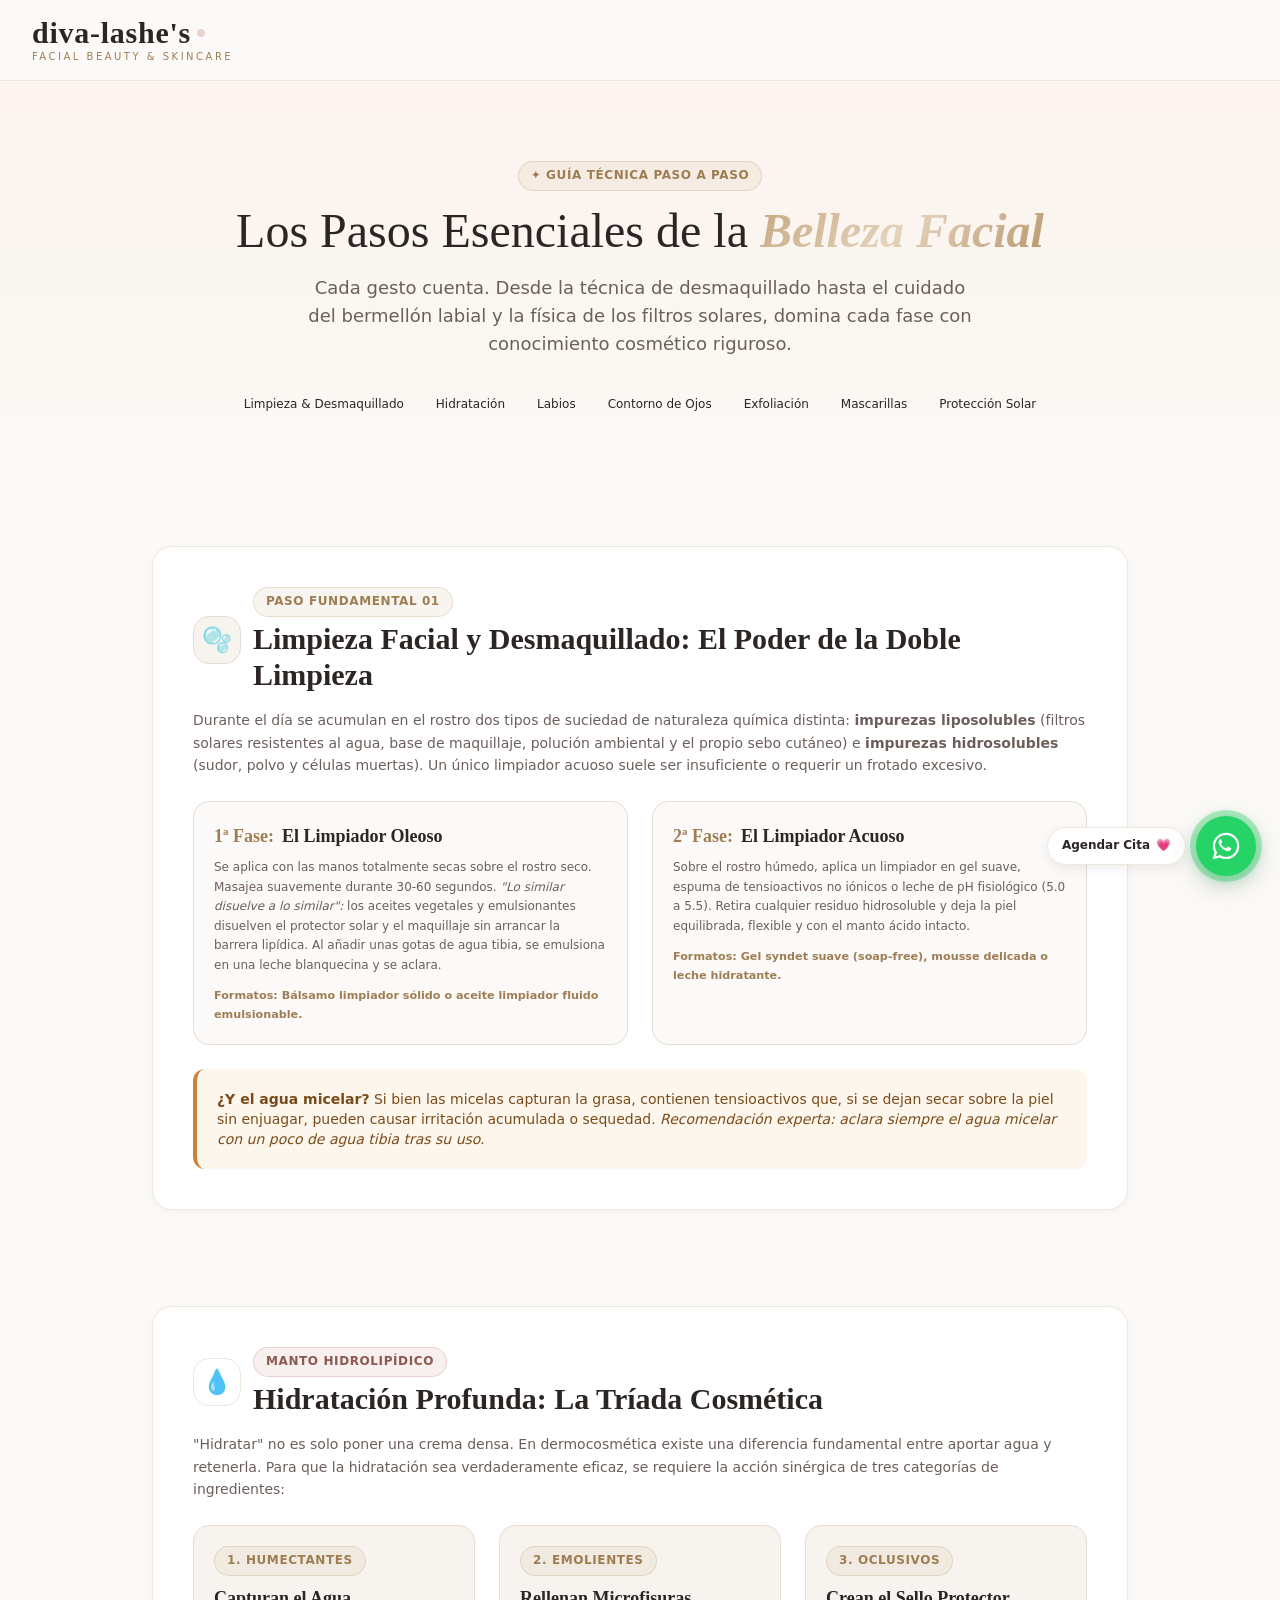
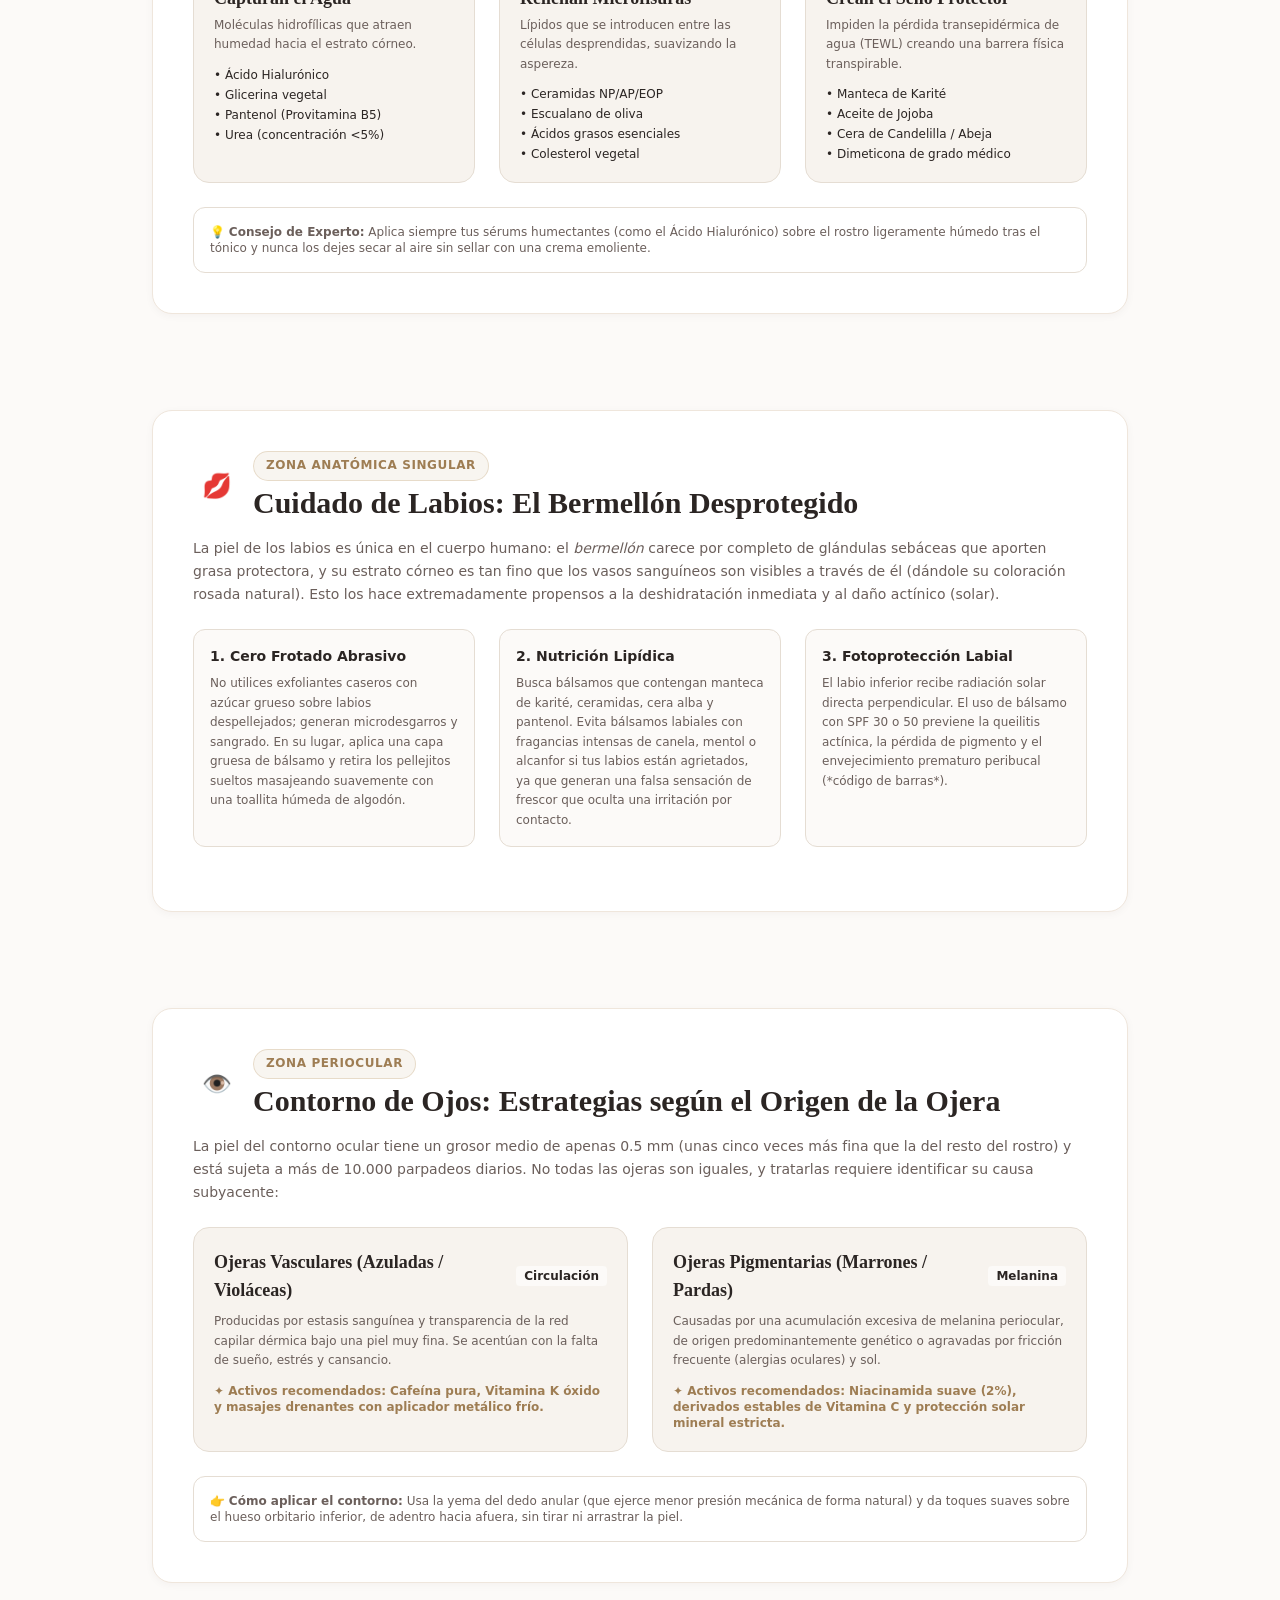
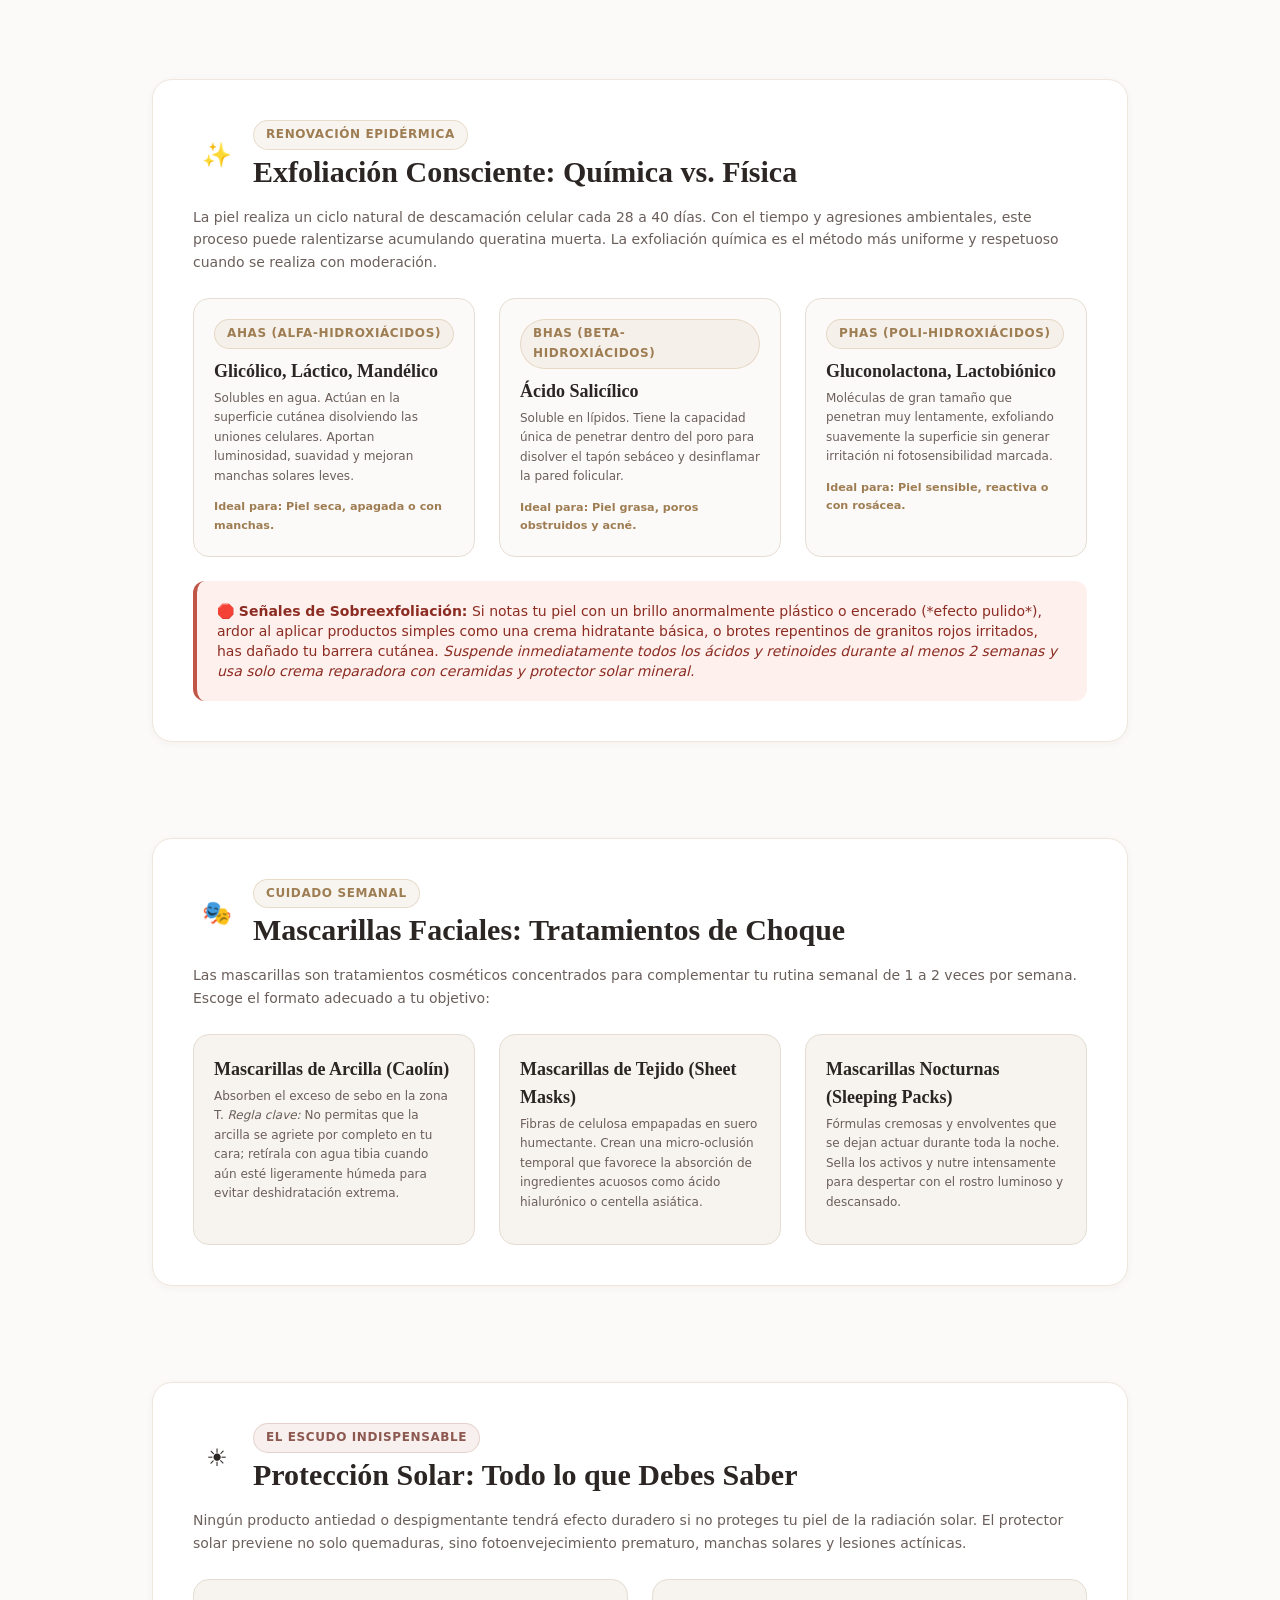
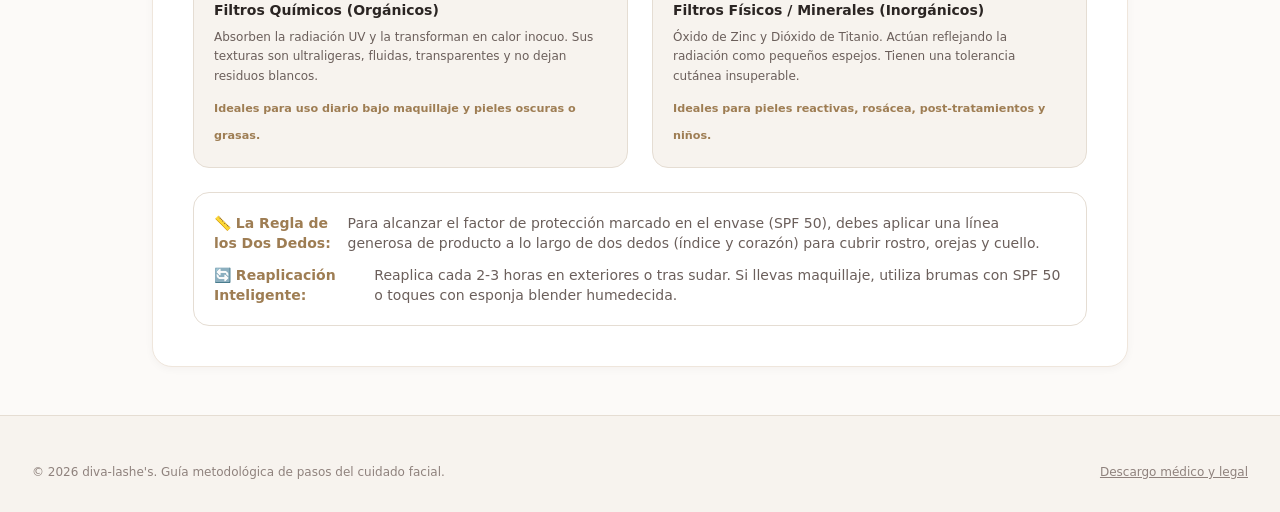
<file: pasos-cuidado.html>
<!DOCTYPE html>
<html lang="es">
<head>
  <meta charset="UTF-8">
  <meta name="viewport" content="width=device-width, initial-scale=1.0">
  <title>Pasos Esenciales del Cuidado Facial | diva-lashe's</title>
  <meta name="description" content="Guía profunda sobre doble limpieza, desmaquillado, hidratación, cuidado de labios, contorno de ojos, exfoliación y protección solar en diva-lashe's.">
  <link rel="canonical" href="https://diva-lashes.com/pasos-cuidado.html">
  
  <link rel="stylesheet" href="css/tailwind-local.css?v=3.2">
  <link rel="stylesheet" href="css/styles.css?v=3.2">
</head>
<body class="bg-[#FCFAF8] text-[#2B2523] flex flex-col min-h-screen">

  <!-- Header -->
  <header class="header-glass sticky top-0 z-40 transition-all duration-300">
    <div class="max-w-7xl mx-auto px-4 sm:px-6 lg:px-8">
      <div class="flex items-center justify-between h-20">
        <a href="index.html" class="flex flex-col text-left group">
          <div class="flex items-center gap-1.5">
            <span class="font-serif text-2xl sm:text-3xl font-semibold tracking-wide text-[#2B2523] group-hover:text-[#9E7D53] transition-colors">
              diva-lashe's
            </span>
            <span class="inline-block w-2 h-2 rounded-full bg-[#E8D3CC]"></span>
          </div>
          <span class="text-[0.625rem] tracking-[0.25em] uppercase text-[#9E7D53] font-medium -mt-0.5">
            Facial Beauty & Skincare
          </span>
        </a>

        <nav class="hidden lg:flex items-center space-x-7 text-sm font-medium text-[#6B5F5B]">
          <a href="index.html" class="hover:text-[#2B2523] transition-colors">Inicio</a>
          <a href="tipos-de-piel.html" class="hover:text-[#2B2523] transition-colors">Tipos de Piel</a>
          <a href="rutinas.html" class="hover:text-[#2B2523] transition-colors">Rutinas</a>
          <a href="pasos-cuidado.html" class="text-[#2B2523] font-semibold border-b-2 border-[#C5A880] pb-1">Pasos Esenciales</a>
          <a href="preocupaciones.html" class="hover:text-[#2B2523] transition-colors">Preocupaciones</a>
          <a href="ingredientes.html" class="hover:text-[#2B2523] transition-colors">Ingredientes</a>
          <a href="faq.html" class="hover:text-[#2B2523] transition-colors">FAQ & Mitos</a>
        </nav>

        <div class="flex items-center gap-3">
          <a href="index.html#diagnostico-test" class="hidden sm:inline-flex btn-gold text-xs uppercase tracking-wider">
            ✦ Test de Piel
          </a>
          <button id="mobile-menu-toggle" class="lg:hidden p-2 rounded-lg text-[#2B2523] hover:bg-[#F7F3EE]" aria-label="Abrir menú">
            <svg class="w-6 h-6" fill="none" stroke="currentColor" viewBox="0 0 24 24"><path stroke-linecap="round" stroke-linejoin="round" stroke-width="2" d="M4 6h16M4 12h16M4 18h16"></path></svg>
          </button>
        </div>
      </div>
    </div>
  </header>

  <!-- Menú Móvil -->
  <div id="mobile-menu" class="hidden fixed inset-0 z-50 bg-[#FCFAF8]/95 backdrop-blur-md flex flex-col justify-between p-6 overflow-y-auto">
    <div>
      <div class="flex justify-between items-center pb-6 border-b border-[#E5DDD3]">
        <span class="font-serif text-2xl font-semibold text-[#2B2523]">diva-lashe's</span>
        <button id="mobile-menu-close" class="p-2 text-[#2B2523]"><svg class="w-6 h-6" fill="none" stroke="currentColor" viewBox="0 0 24 24"><path stroke-linecap="round" stroke-linejoin="round" stroke-width="2" d="M6 18L18 6M6 6l12 12"></path></svg></button>
      </div>
      <nav class="flex flex-col space-y-4 py-8 text-lg font-medium text-[#2B2523]">
        <a href="index.html">Inicio</a>
        <a href="tipos-de-piel.html">Tipos de Piel & Autodiagnóstico</a>
        <a href="rutinas.html">Rutinas de Mañana y Noche</a>
        <a href="pasos-cuidado.html" class="text-[#9E7D53] font-semibold">Pasos Esenciales del Cuidado</a>
        <a href="preocupaciones.html">Preocupaciones Cutáneas</a>
        <a href="ingredientes.html">Diccionario de Ingredientes & Compatibilidad</a>
        <a href="faq.html">Preguntas Frecuentes & Patch Test</a>
        <a href="aviso-medico.html" class="text-sm text-[#6B5F5B]">Aviso Sanitario y Editorial</a>
      </nav>
    </div>
    <div class="pt-6 border-t border-[#E5DDD3]">
      <a href="index.html#diagnostico-test" class="btn-gold w-full text-center py-3">✦ Iniciar Test de Piel</a>
    </div>
  </div>

  <main class="flex-grow">

    <!-- Hero -->
    <section class="py-12 sm:py-20 bg-gradient-to-b from-[#F7F3EE] to-[#FCFAF8]">
      <div class="max-w-4xl mx-auto px-4 sm:px-6 text-center">
        <span class="badge-gold mb-3">✦ Guía Técnica Paso a Paso</span>
        <h1 class="font-serif text-3xl sm:text-5xl font-medium text-[#2B2523] mb-4">
          Los Pasos Esenciales de la <span class="text-gold-gradient font-semibold italic">Belleza Facial</span>
        </h1>
        <p class="text-base sm:text-lg text-[#6B5F5B] leading-relaxed max-w-2xl mx-auto">
          Cada gesto cuenta. Desde la técnica de desmaquillado hasta el cuidado del bermellón labial y la física de los filtros solares, domina cada fase con conocimiento cosmético riguroso.
        </p>

        <!-- Navegación rápida interna -->
        <div class="flex flex-wrap items-center justify-center gap-2 mt-8 text-xs">
          <a href="#limpieza" class="px-3 py-1.5 rounded-full bg-[#EFE8DE] hover:bg-[#E5DDD3] font-medium text-[#2B2523] transition-colors">Limpieza & Desmaquillado</a>
          <a href="#hidratacion" class="px-3 py-1.5 rounded-full bg-[#EFE8DE] hover:bg-[#E5DDD3] font-medium text-[#2B2523] transition-colors">Hidratación</a>
          <a href="#labios" class="px-3 py-1.5 rounded-full bg-[#EFE8DE] hover:bg-[#E5DDD3] font-medium text-[#2B2523] transition-colors">Labios</a>
          <a href="#contorno-ojos" class="px-3 py-1.5 rounded-full bg-[#EFE8DE] hover:bg-[#E5DDD3] font-medium text-[#2B2523] transition-colors">Contorno de Ojos</a>
          <a href="#exfoliacion" class="px-3 py-1.5 rounded-full bg-[#EFE8DE] hover:bg-[#E5DDD3] font-medium text-[#2B2523] transition-colors">Exfoliación</a>
          <a href="#mascarillas" class="px-3 py-1.5 rounded-full bg-[#EFE8DE] hover:bg-[#E5DDD3] font-medium text-[#2B2523] transition-colors">Mascarillas</a>
          <a href="#proteccion-solar" class="px-3 py-1.5 rounded-full bg-[#EFE8DE] hover:bg-[#E5DDD3] font-medium text-[#2B2523] transition-colors">Protección Solar</a>
        </div>
      </div>
    </section>

    <!-- 1. LIMPIEZA FACIAL Y DESMAQUILLADO -->
    <section id="limpieza" class="py-12 max-w-5xl mx-auto px-4 sm:px-6">
      <div class="card-luxury p-8 sm:p-10 border-soft">
        <div class="flex items-center gap-3 mb-4">
          <span class="w-12 h-12 rounded-2xl bg-[#F7F3EE] border border-[#E5DDD3] flex items-center justify-center text-2xl">🫧</span>
          <div>
            <span class="badge-gold mb-1">Paso Fundamental 01</span>
            <h2 class="font-serif text-2xl sm:text-3xl text-[#2B2523] font-semibold">Limpieza Facial y Desmaquillado: El Poder de la Doble Limpieza</h2>
          </div>
        </div>

        <p class="text-sm text-[#6B5F5B] leading-relaxed mb-6">
          Durante el día se acumulan en el rostro dos tipos de suciedad de naturaleza química distinta: <strong>impurezas liposolubles</strong> (filtros solares resistentes al agua, base de maquillaje, polución ambiental y el propio sebo cutáneo) e <strong>impurezas hidrosolubles</strong> (sudor, polvo y células muertas). Un único limpiador acuoso suele ser insuficiente o requerir un frotado excesivo.
        </p>

        <div class="grid grid-cols-1 md:grid-cols-2 gap-6 mb-6">
          <div class="p-5 rounded-2xl bg-[#FCFAF8] border border-[#E5DDD3]">
            <h3 class="font-serif text-lg font-semibold text-[#2B2523] mb-2 flex items-center gap-2">
              <span class="text-[#9E7D53]">1ª Fase:</span> El Limpiador Oleoso
            </h3>
            <p class="text-xs text-[#6B5F5B] leading-relaxed mb-3">
              Se aplica con las manos totalmente secas sobre el rostro seco. Masajea suavemente durante 30-60 segundos. <em>"Lo similar disuelve a lo similar":</em> los aceites vegetales y emulsionantes disuelven el protector solar y el maquillaje sin arrancar la barrera lipídica. Al añadir unas gotas de agua tibia, se emulsiona en una leche blanquecina y se aclara.
            </p>
            <span class="text-[0.7rem] font-semibold text-[#9E7D53] block">Formatos: Bálsamo limpiador sólido o aceite limpiador fluido emulsionable.</span>
          </div>

          <div class="p-5 rounded-2xl bg-[#FCFAF8] border border-[#E5DDD3]">
            <h3 class="font-serif text-lg font-semibold text-[#2B2523] mb-2 flex items-center gap-2">
              <span class="text-[#9E7D53]">2ª Fase:</span> El Limpiador Acuoso
            </h3>
            <p class="text-xs text-[#6B5F5B] leading-relaxed mb-3">
              Sobre el rostro húmedo, aplica un limpiador en gel suave, espuma de tensioactivos no iónicos o leche de pH fisiológico (5.0 a 5.5). Retira cualquier residuo hidrosoluble y deja la piel equilibrada, flexible y con el manto ácido intacto.
            </p>
            <span class="text-[0.7rem] font-semibold text-[#9E7D53] block">Formatos: Gel syndet suave (soap-free), mousse delicada o leche hidratante.</span>
          </div>
        </div>

        <!-- Alerta Agua Micelar -->
        <div class="callout-warning text-xs sm:text-sm">
          <strong>¿Y el agua micelar?</strong> Si bien las micelas capturan la grasa, contienen tensioactivos que, si se dejan secar sobre la piel sin enjuagar, pueden causar irritación acumulada o sequedad. <em>Recomendación experta: aclara siempre el agua micelar con un poco de agua tibia tras su uso.</em>
        </div>
      </div>
    </section>

    <!-- 2. HIDRATACIÓN: HUMECTACIÓN, EMOLIENCIA Y OCLUSIÓN -->
    <section id="hidratacion" class="py-12 max-w-5xl mx-auto px-4 sm:px-6">
      <div class="card-luxury p-8 sm:p-10 border-gold">
        <div class="flex items-center gap-3 mb-4">
          <span class="w-12 h-12 rounded-2xl bg-[#E8D5CE]/40 border border-[#D4B2A7]/60 flex items-center justify-center text-2xl">💧</span>
          <div>
            <span class="badge-blush mb-1">Manto Hidrolipídico</span>
            <h2 class="font-serif text-2xl sm:text-3xl text-[#2B2523] font-semibold">Hidratación Profunda: La Tríada Cosmética</h2>
          </div>
        </div>

        <p class="text-sm text-[#6B5F5B] leading-relaxed mb-6">
          "Hidratar" no es solo poner una crema densa. En dermocosmética existe una diferencia fundamental entre aportar agua y retenerla. Para que la hidratación sea verdaderamente eficaz, se requiere la acción sinérgica de tres categorías de ingredientes:
        </p>

        <div class="grid grid-cols-1 md:grid-cols-3 gap-6 mb-6">
          <div class="p-5 rounded-2xl bg-[#F7F3EE] border border-[#E5DDD3]">
            <span class="badge-gold mb-2">1. Humectantes</span>
            <h3 class="font-serif text-lg font-semibold text-[#2B2523] mb-1">Capturan el Agua</h3>
            <p class="text-xs text-[#6B5F5B] leading-relaxed mb-3">
              Moléculas hidrofílicas que atraen humedad hacia el estrato córneo.
            </p>
            <div class="text-xs font-medium text-[#2B2523] space-y-1">
              <p>• Ácido Hialurónico</p>
              <p>• Glicerina vegetal</p>
              <p>• Pantenol (Provitamina B5)</p>
              <p>• Urea (concentración <5%)</p>
            </div>
          </div>

          <div class="p-5 rounded-2xl bg-[#F7F3EE] border border-[#E5DDD3]">
            <span class="badge-gold mb-2">2. Emolientes</span>
            <h3 class="font-serif text-lg font-semibold text-[#2B2523] mb-1">Rellenan Microfisuras</h3>
            <p class="text-xs text-[#6B5F5B] leading-relaxed mb-3">
              Lípidos que se introducen entre las células desprendidas, suavizando la aspereza.
            </p>
            <div class="text-xs font-medium text-[#2B2523] space-y-1">
              <p>• Ceramidas NP/AP/EOP</p>
              <p>• Escualano de oliva</p>
              <p>• Ácidos grasos esenciales</p>
              <p>• Colesterol vegetal</p>
            </div>
          </div>

          <div class="p-5 rounded-2xl bg-[#F7F3EE] border border-[#E5DDD3]">
            <span class="badge-gold mb-2">3. Oclusivos</span>
            <h3 class="font-serif text-lg font-semibold text-[#2B2523] mb-1">Crean el Sello Protector</h3>
            <p class="text-xs text-[#6B5F5B] leading-relaxed mb-3">
              Impiden la pérdida transepidérmica de agua (TEWL) creando una barrera física transpirable.
            </p>
            <div class="text-xs font-medium text-[#2B2523] space-y-1">
              <p>• Manteca de Karité</p>
              <p>• Aceite de Jojoba</p>
              <p>• Cera de Candelilla / Abeja</p>
              <p>• Dimeticona de grado médico</p>
            </div>
          </div>
        </div>

        <div class="p-4 rounded-xl bg-white border border-[#E5DDD3] text-xs text-[#6B5F5B]">
          💡 <strong>Consejo de Experto:</strong> Aplica siempre tus sérums humectantes (como el Ácido Hialurónico) sobre el rostro ligeramente húmedo tras el tónico y nunca los dejes secar al aire sin sellar con una crema emoliente.
        </div>
      </div>
    </section>

    <!-- 3. CUIDADO DE LABIOS -->
    <section id="labios" class="py-12 max-w-5xl mx-auto px-4 sm:px-6">
      <div class="card-luxury p-8 sm:p-10 border-soft">
        <div class="flex items-center gap-3 mb-4">
          <span class="w-12 h-12 rounded-2xl bg-[#EFE8DE] flex items-center justify-center text-2xl">💋</span>
          <div>
            <span class="badge-gold mb-1">Zona Anatómica Singular</span>
            <h2 class="font-serif text-2xl sm:text-3xl text-[#2B2523] font-semibold">Cuidado de Labios: El Bermellón Desprotegido</h2>
          </div>
        </div>

        <p class="text-sm text-[#6B5F5B] leading-relaxed mb-6">
          La piel de los labios es única en el cuerpo humano: el <em>bermellón</em> carece por completo de glándulas sebáceas que aporten grasa protectora, y su estrato córneo es tan fino que los vasos sanguíneos son visibles a través de él (dándole su coloración rosada natural). Esto los hace extremadamente propensos a la deshidratación inmediata y al daño actínico (solar).
        </p>

        <div class="grid grid-cols-1 md:grid-cols-3 gap-6 mb-6">
          <div class="p-4 rounded-xl bg-[#FCFAF8] border border-[#E5DDD3]">
            <h4 class="font-semibold text-sm text-[#2B2523] mb-2">1. Cero Frotado Abrasivo</h4>
            <p class="text-xs text-[#6B5F5B] leading-relaxed">
              No utilices exfoliantes caseros con azúcar grueso sobre labios despellejados; generan microdesgarros y sangrado. En su lugar, aplica una capa gruesa de bálsamo y retira los pellejitos sueltos masajeando suavemente con una toallita húmeda de algodón.
            </p>
          </div>

          <div class="p-4 rounded-xl bg-[#FCFAF8] border border-[#E5DDD3]">
            <h4 class="font-semibold text-sm text-[#2B2523] mb-2">2. Nutrición Lipídica</h4>
            <p class="text-xs text-[#6B5F5B] leading-relaxed">
              Busca bálsamos que contengan manteca de karité, ceramidas, cera alba y pantenol. Evita bálsamos labiales con fragancias intensas de canela, mentol o alcanfor si tus labios están agrietados, ya que generan una falsa sensación de frescor que oculta una irritación por contacto.
            </p>
          </div>

          <div class="p-4 rounded-xl bg-[#FCFAF8] border border-[#E5DDD3]">
            <h4 class="font-semibold text-sm text-[#2B2523] mb-2">3. Fotoprotección Labial</h4>
            <p class="text-xs text-[#6B5F5B] leading-relaxed">
              El labio inferior recibe radiación solar directa perpendicular. El uso de bálsamo con SPF 30 o 50 previene la queilitis actínica, la pérdida de pigmento y el envejecimiento prematuro peribucal (*código de barras*).
            </p>
          </div>
        </div>
      </div>
    </section>

    <!-- 4. CONTORNO DE OJOS -->
    <section id="contorno-ojos" class="py-12 max-w-5xl mx-auto px-4 sm:px-6">
      <div class="card-luxury p-8 sm:p-10 border-soft">
        <div class="flex items-center gap-3 mb-4">
          <span class="w-12 h-12 rounded-2xl bg-[#EFE8DE] flex items-center justify-center text-2xl">👁️</span>
          <div>
            <span class="badge-gold mb-1">Zona Periocular</span>
            <h2 class="font-serif text-2xl sm:text-3xl text-[#2B2523] font-semibold">Contorno de Ojos: Estrategias según el Origen de la Ojera</h2>
          </div>
        </div>

        <p class="text-sm text-[#6B5F5B] leading-relaxed mb-6">
          La piel del contorno ocular tiene un grosor medio de apenas 0.5 mm (unas cinco veces más fina que la del resto del rostro) y está sujeta a más de 10.000 parpadeos diarios. No todas las ojeras son iguales, y tratarlas requiere identificar su causa subyacente:
        </p>

        <div class="grid grid-cols-1 md:grid-cols-2 gap-6 mb-6">
          <div class="p-5 rounded-2xl bg-[#F7F3EE] border border-[#E5DDD3]">
            <div class="flex items-center justify-between mb-2">
              <h4 class="font-serif text-lg font-semibold text-[#2B2523]">Ojeras Vasculares (Azuladas / Violáceas)</h4>
              <span class="text-xs px-2 py-0.5 rounded bg-[#FCFAF8] text-[#2B2523] font-semibold">Circulación</span>
            </div>
            <p class="text-xs text-[#6B5F5B] leading-relaxed mb-3">
              Producidas por estasis sanguínea y transparencia de la red capilar dérmica bajo una piel muy fina. Se acentúan con la falta de sueño, estrés y cansancio.
            </p>
            <p class="text-xs font-semibold text-[#9E7D53]">
              ✦ Activos recomendados: Cafeína pura, Vitamina K óxido y masajes drenantes con aplicador metálico frío.
            </p>
          </div>

          <div class="p-5 rounded-2xl bg-[#F7F3EE] border border-[#E5DDD3]">
            <div class="flex items-center justify-between mb-2">
              <h4 class="font-serif text-lg font-semibold text-[#2B2523]">Ojeras Pigmentarias (Marrones / Pardas)</h4>
              <span class="text-xs px-2 py-0.5 rounded bg-[#FCFAF8] text-[#2B2523] font-semibold">Melanina</span>
            </div>
            <p class="text-xs text-[#6B5F5B] leading-relaxed mb-3">
              Causadas por una acumulación excesiva de melanina periocular, de origen predominantemente genético o agravadas por fricción frecuente (alergias oculares) y sol.
            </p>
            <p class="text-xs font-semibold text-[#9E7D53]">
              ✦ Activos recomendados: Niacinamida suave (2%), derivados estables de Vitamina C y protección solar mineral estricta.
            </p>
          </div>
        </div>

        <div class="p-4 rounded-xl bg-white border border-[#E5DDD3] text-xs text-[#6B5F5B]">
          👉 <strong>Cómo aplicar el contorno:</strong> Usa la yema del dedo anular (que ejerce menor presión mecánica de forma natural) y da toques suaves sobre el hueso orbitario inferior, de adentro hacia afuera, sin tirar ni arrastrar la piel.
        </div>
      </div>
    </section>

    <!-- 5. EXFOLIACIÓN FACIAL CONSCIENTE -->
    <section id="exfoliacion" class="py-12 max-w-5xl mx-auto px-4 sm:px-6">
      <div class="card-luxury p-8 sm:p-10 border-soft">
        <div class="flex items-center gap-3 mb-4">
          <span class="w-12 h-12 rounded-2xl bg-[#EFE8DE] flex items-center justify-center text-2xl">✨</span>
          <div>
            <span class="badge-gold mb-1">Renovación Epidérmica</span>
            <h2 class="font-serif text-2xl sm:text-3xl text-[#2B2523] font-semibold">Exfoliación Consciente: Química vs. Física</h2>
          </div>
        </div>

        <p class="text-sm text-[#6B5F5B] leading-relaxed mb-6">
          La piel realiza un ciclo natural de descamación celular cada 28 a 40 días. Con el tiempo y agresiones ambientales, este proceso puede ralentizarse acumulando queratina muerta. La exfoliación química es el método más uniforme y respetuoso cuando se realiza con moderación.
        </p>

        <div class="grid grid-cols-1 md:grid-cols-3 gap-6 mb-6">
          <div class="p-5 rounded-2xl bg-[#FCFAF8] border border-[#E5DDD3]">
            <span class="badge-gold mb-2">AHAs (Alfa-Hidroxiácidos)</span>
            <h4 class="font-serif text-lg font-semibold text-[#2B2523] mb-1">Glicólico, Láctico, Mandélico</h4>
            <p class="text-xs text-[#6B5F5B] leading-relaxed mb-3">
              Solubles en agua. Actúan en la superficie cutánea disolviendo las uniones celulares. Aportan luminosidad, suavidad y mejoran manchas solares leves.
            </p>
            <span class="text-[0.7rem] text-[#9E7D53] font-semibold block">Ideal para: Piel seca, apagada o con manchas.</span>
          </div>

          <div class="p-5 rounded-2xl bg-[#FCFAF8] border border-[#E5DDD3]">
            <span class="badge-gold mb-2">BHAs (Beta-Hidroxiácidos)</span>
            <h4 class="font-serif text-lg font-semibold text-[#2B2523] mb-1">Ácido Salicílico</h4>
            <p class="text-xs text-[#6B5F5B] leading-relaxed mb-3">
              Soluble en lípidos. Tiene la capacidad única de penetrar dentro del poro para disolver el tapón sebáceo y desinflamar la pared folicular.
            </p>
            <span class="text-[0.7rem] text-[#9E7D53] font-semibold block">Ideal para: Piel grasa, poros obstruidos y acné.</span>
          </div>

          <div class="p-5 rounded-2xl bg-[#FCFAF8] border border-[#E5DDD3]">
            <span class="badge-gold mb-2">PHAs (Poli-Hidroxiácidos)</span>
            <h4 class="font-serif text-lg font-semibold text-[#2B2523] mb-1">Gluconolactona, Lactobiónico</h4>
            <p class="text-xs text-[#6B5F5B] leading-relaxed mb-3">
              Moléculas de gran tamaño que penetran muy lentamente, exfoliando suavemente la superficie sin generar irritación ni fotosensibilidad marcada.
            </p>
            <span class="text-[0.7rem] text-[#9E7D53] font-semibold block">Ideal para: Piel sensible, reactiva o con rosácea.</span>
          </div>
        </div>

        <!-- Alerta de Sobreexfoliación -->
        <div class="callout-danger text-xs sm:text-sm">
          <strong>🛑 Señales de Sobreexfoliación:</strong> Si notas tu piel con un brillo anormalmente plástico o encerado (*efecto pulido*), ardor al aplicar productos simples como una crema hidratante básica, o brotes repentinos de granitos rojos irritados, has dañado tu barrera cutánea. <em>Suspende inmediatamente todos los ácidos y retinoides durante al menos 2 semanas y usa solo crema reparadora con ceramidas y protector solar mineral.</em>
        </div>
      </div>
    </section>

    <!-- 6. MASCARILLAS FACIALES -->
    <section id="mascarillas" class="py-12 max-w-5xl mx-auto px-4 sm:px-6">
      <div class="card-luxury p-8 sm:p-10 border-soft">
        <div class="flex items-center gap-3 mb-4">
          <span class="w-12 h-12 rounded-2xl bg-[#EFE8DE] flex items-center justify-center text-2xl">🎭</span>
          <div>
            <span class="badge-gold mb-1">Cuidado Semanal</span>
            <h2 class="font-serif text-2xl sm:text-3xl text-[#2B2523] font-semibold">Mascarillas Faciales: Tratamientos de Choque</h2>
          </div>
        </div>

        <p class="text-sm text-[#6B5F5B] leading-relaxed mb-6">
          Las mascarillas son tratamientos cosméticos concentrados para complementar tu rutina semanal de 1 a 2 veces por semana. Escoge el formato adecuado a tu objetivo:
        </p>

        <div class="grid grid-cols-1 md:grid-cols-3 gap-6">
          <div class="p-5 rounded-2xl bg-[#F7F3EE] border border-[#E5DDD3]">
            <h4 class="font-serif text-lg font-semibold text-[#2B2523] mb-1">Mascarillas de Arcilla (Caolín)</h4>
            <p class="text-xs text-[#6B5F5B] leading-relaxed mb-3">
              Absorben el exceso de sebo en la zona T. <em>Regla clave:</em> No permitas que la arcilla se agriete por completo en tu cara; retírala con agua tibia cuando aún esté ligeramente húmeda para evitar deshidratación extrema.
            </p>
          </div>

          <div class="p-5 rounded-2xl bg-[#F7F3EE] border border-[#E5DDD3]">
            <h4 class="font-serif text-lg font-semibold text-[#2B2523] mb-1">Mascarillas de Tejido (Sheet Masks)</h4>
            <p class="text-xs text-[#6B5F5B] leading-relaxed mb-3">
              Fibras de celulosa empapadas en suero humectante. Crean una micro-oclusión temporal que favorece la absorción de ingredientes acuosos como ácido hialurónico o centella asiática.
            </p>
          </div>

          <div class="p-5 rounded-2xl bg-[#F7F3EE] border border-[#E5DDD3]">
            <h4 class="font-serif text-lg font-semibold text-[#2B2523] mb-1">Mascarillas Nocturnas (Sleeping Packs)</h4>
            <p class="text-xs text-[#6B5F5B] leading-relaxed mb-3">
              Fórmulas cremosas y envolventes que se dejan actuar durante toda la noche. Sella los activos y nutre intensamente para despertar con el rostro luminoso y descansado.
            </p>
          </div>
        </div>
      </div>
    </section>

    <!-- 7. PROTECCIÓN SOLAR (EL PILAR INNEGOCIABLE) -->
    <section id="proteccion-solar" class="py-12 max-w-5xl mx-auto px-4 sm:px-6">
      <div class="card-luxury p-8 sm:p-10 border-gold bg-[#FCFAF8]">
        <div class="flex items-center gap-3 mb-4">
          <span class="w-12 h-12 rounded-2xl bg-[#E8D5CE]/50 flex items-center justify-center text-2xl">☀️</span>
          <div>
            <span class="badge-blush mb-1">El Escudo Indispensable</span>
            <h2 class="font-serif text-2xl sm:text-3xl text-[#2B2523] font-semibold">Protección Solar: Todo lo que Debes Saber</h2>
          </div>
        </div>

        <p class="text-sm text-[#6B5F5B] leading-relaxed mb-6">
          Ningún producto antiedad o despigmentante tendrá efecto duradero si no proteges tu piel de la radiación solar. El protector solar previene no solo quemaduras, sino fotoenvejecimiento prematuro, manchas solares y lesiones actínicas.
        </p>

        <div class="grid grid-cols-1 md:grid-cols-2 gap-6 mb-6">
          <div class="p-5 rounded-2xl bg-[#F7F3EE] border border-[#E5DDD3]">
            <h4 class="font-semibold text-sm text-[#2B2523] mb-2">Filtros Químicos (Orgánicos)</h4>
            <p class="text-xs text-[#6B5F5B] leading-relaxed mb-2">
              Absorben la radiación UV y la transforman en calor inocuo. Sus texturas son ultraligeras, fluidas, transparentes y no dejan residuos blancos.
            </p>
            <span class="text-[0.7rem] font-semibold text-[#9E7D53]">Ideales para uso diario bajo maquillaje y pieles oscuras o grasas.</span>
          </div>

          <div class="p-5 rounded-2xl bg-[#F7F3EE] border border-[#E5DDD3]">
            <h4 class="font-semibold text-sm text-[#2B2523] mb-2">Filtros Físicos / Minerales (Inorgánicos)</h4>
            <p class="text-xs text-[#6B5F5B] leading-relaxed mb-2">
              Óxido de Zinc y Dióxido de Titanio. Actúan reflejando la radiación como pequeños espejos. Tienen una tolerancia cutánea insuperable.
            </p>
            <span class="text-[0.7rem] font-semibold text-[#9E7D53]">Ideales para pieles reactivas, rosácea, post-tratamientos y niños.</span>
          </div>
        </div>

        <div class="p-5 rounded-2xl bg-white border border-[#E5DDD3] space-y-3 text-xs sm:text-sm text-[#6B5F5B]">
          <div class="flex items-start gap-2">
            <span class="font-bold text-[#9E7D53]">📏 La Regla de los Dos Dedos:</span>
            <span>Para alcanzar el factor de protección marcado en el envase (SPF 50), debes aplicar una línea generosa de producto a lo largo de dos dedos (índice y corazón) para cubrir rostro, orejas y cuello.</span>
          </div>
          <div class="flex items-start gap-2">
            <span class="font-bold text-[#9E7D53]">🔄 Reaplicación Inteligente:</span>
            <span>Reaplica cada 2-3 horas en exteriores o tras sudar. Si llevas maquillaje, utiliza brumas con SPF 50 o toques con esponja blender humedecida.</span>
          </div>
        </div>
      </div>
    </section>

  </main>

  <!-- Footer -->
  <footer class="bg-[#F7F3EE] border-t border-[#E5DDD3] pt-12 pb-8 text-[#6B5F5B] text-sm">
    <div class="max-w-7xl mx-auto px-4 sm:px-6 lg:px-8">
      <div class="flex flex-col sm:flex-row items-center justify-between text-xs text-[#8F827D]">
        <p>© 2026 diva-lashe's. Guía metodológica de pasos del cuidado facial.</p>
        <a href="aviso-medico.html" class="hover:text-[#2B2523] mt-2 sm:mt-0 underline">Descargo médico y legal</a>
      </div>
    </div>
  </footer>

  <script src="js/main.js?v=3.1"></script>
  <!-- ============================================== -->
  <!-- BOTÓN FLOTANTE PROFESIONAL DE WHATSAPP         -->
  <!-- ============================================== -->
  <aside class="whatsapp-widget-container" aria-label="Contacto por WhatsApp para citas">
    <a id="whatsapp-floating-tooltip"
       href="https://api.whatsapp.com/send?phone=573001234567&text=%C2%A1Hola%21%20%F0%9F%92%97%20Bienvenida%20a%20diva-lashe%27s.%20Quiero%20agendar%20una%20cita.%20Mi%20nombre%20es%3A%20____.%20El%20servicio%20que%20me%20interesa%20es%3A%20____.%20La%20fecha%20que%20prefiero%20es%3A%20____.%20El%20horario%20que%20prefiero%20es%3A%20____.%20%C2%BFMe%20pueden%20confirmar%20la%20disponibilidad%3F%20Gracias."
       target="_blank"
       rel="noopener noreferrer"
       class="whatsapp-float-tooltip"
       aria-label="Abrir chat de WhatsApp para agendar una cita">
      <span>Agendar Cita</span>
      <span style="color: #9E5B53;">💗</span>
    </a>

    <a id="whatsapp-floating-btn"
       href="https://api.whatsapp.com/send?phone=573001234567&text=%C2%A1Hola%21%20%F0%9F%92%97%20Bienvenida%20a%20diva-lashe%27s.%20Quiero%20agendar%20una%20cita.%20Mi%20nombre%20es%3A%20____.%20El%20servicio%20que%20me%20interesa%20es%3A%20____.%20La%20fecha%20que%20prefiero%20es%3A%20____.%20El%20horario%20que%20prefiero%20es%3A%20____.%20%C2%BFMe%20pueden%20confirmar%20la%20disponibilidad%3F%20Gracias."
       target="_blank"
       rel="noopener noreferrer"
       class="whatsapp-float-btn"
       aria-label="Contactar por WhatsApp para agendar una cita">
      <span class="whatsapp-pulse-ring"></span>
      <svg viewBox="0 0 24 24" aria-hidden="true">
        <path d="M12.04 2c-5.46 0-9.91 4.45-9.91 9.91 0 1.75.46 3.45 1.32 4.95L2.05 22l5.25-1.38c1.45.79 3.08 1.21 4.74 1.21 5.46 0 9.91-4.45 9.91-9.91 0-2.65-1.03-5.14-2.9-7.01A9.816 9.816 0 0012.04 2zm.01 1.67c2.2 0 4.26.86 5.82 2.41a8.196 8.196 0 012.41 5.83c0 4.54-3.7 8.24-8.24 8.24-1.48 0-2.93-.4-4.2-1.15l-.3-.18-3.12.82.83-3.04-.2-.31a8.19 8.19 0 01-1.26-4.38c0-4.54 3.7-8.24 8.24-8.24h-.18zm-3.57 3.12c-.2 0-.41.01-.58.07-.22.08-.5.23-.67.45-.25.32-.82.8-.82 1.95s.84 2.27.96 2.43c.12.16 1.65 2.52 4 3.53.56.24 1 .38 1.34.49.56.18 1.07.15 1.48.09.45-.07 1.38-.56 1.57-1.11.2-.55.2-1.02.14-1.11-.06-.1-.22-.16-.47-.28-.25-.13-1.48-.73-1.71-.81-.23-.08-.4-.13-.57.12-.17.25-.66.81-.81.98-.15.17-.3.19-.55.07-.25-.12-1.06-.39-2.02-1.25-.75-.67-1.25-1.5-1.4-1.75-.15-.25-.02-.39.11-.51.11-.11.25-.29.38-.43.12-.15.16-.25.24-.42.08-.17.04-.32-.02-.45-.06-.12-.57-1.37-.78-1.88-.2-.49-.4-.42-.58-.43h-.32z"/>
      </svg>
    </a>
  </aside>

  <script src="js/whatsappButton.js?v=3.2"></script>

</body>
</html>
</file>
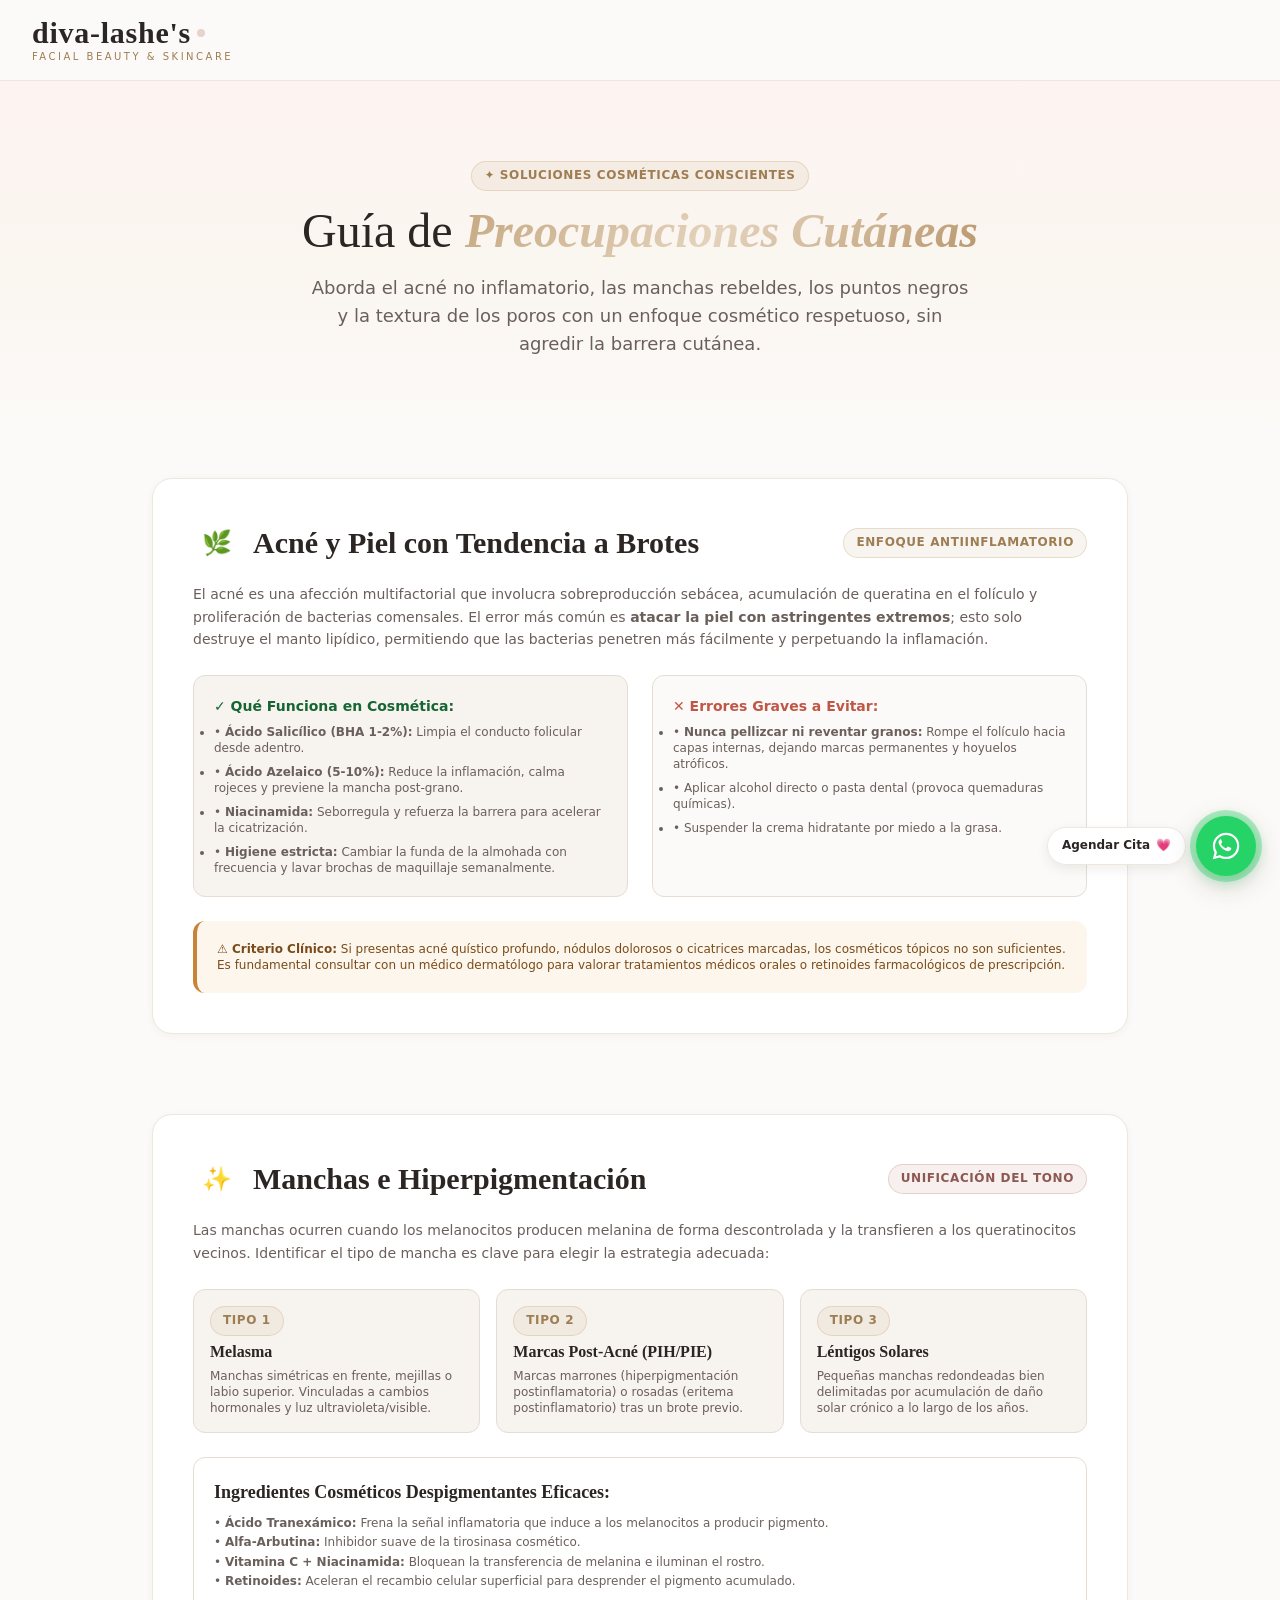
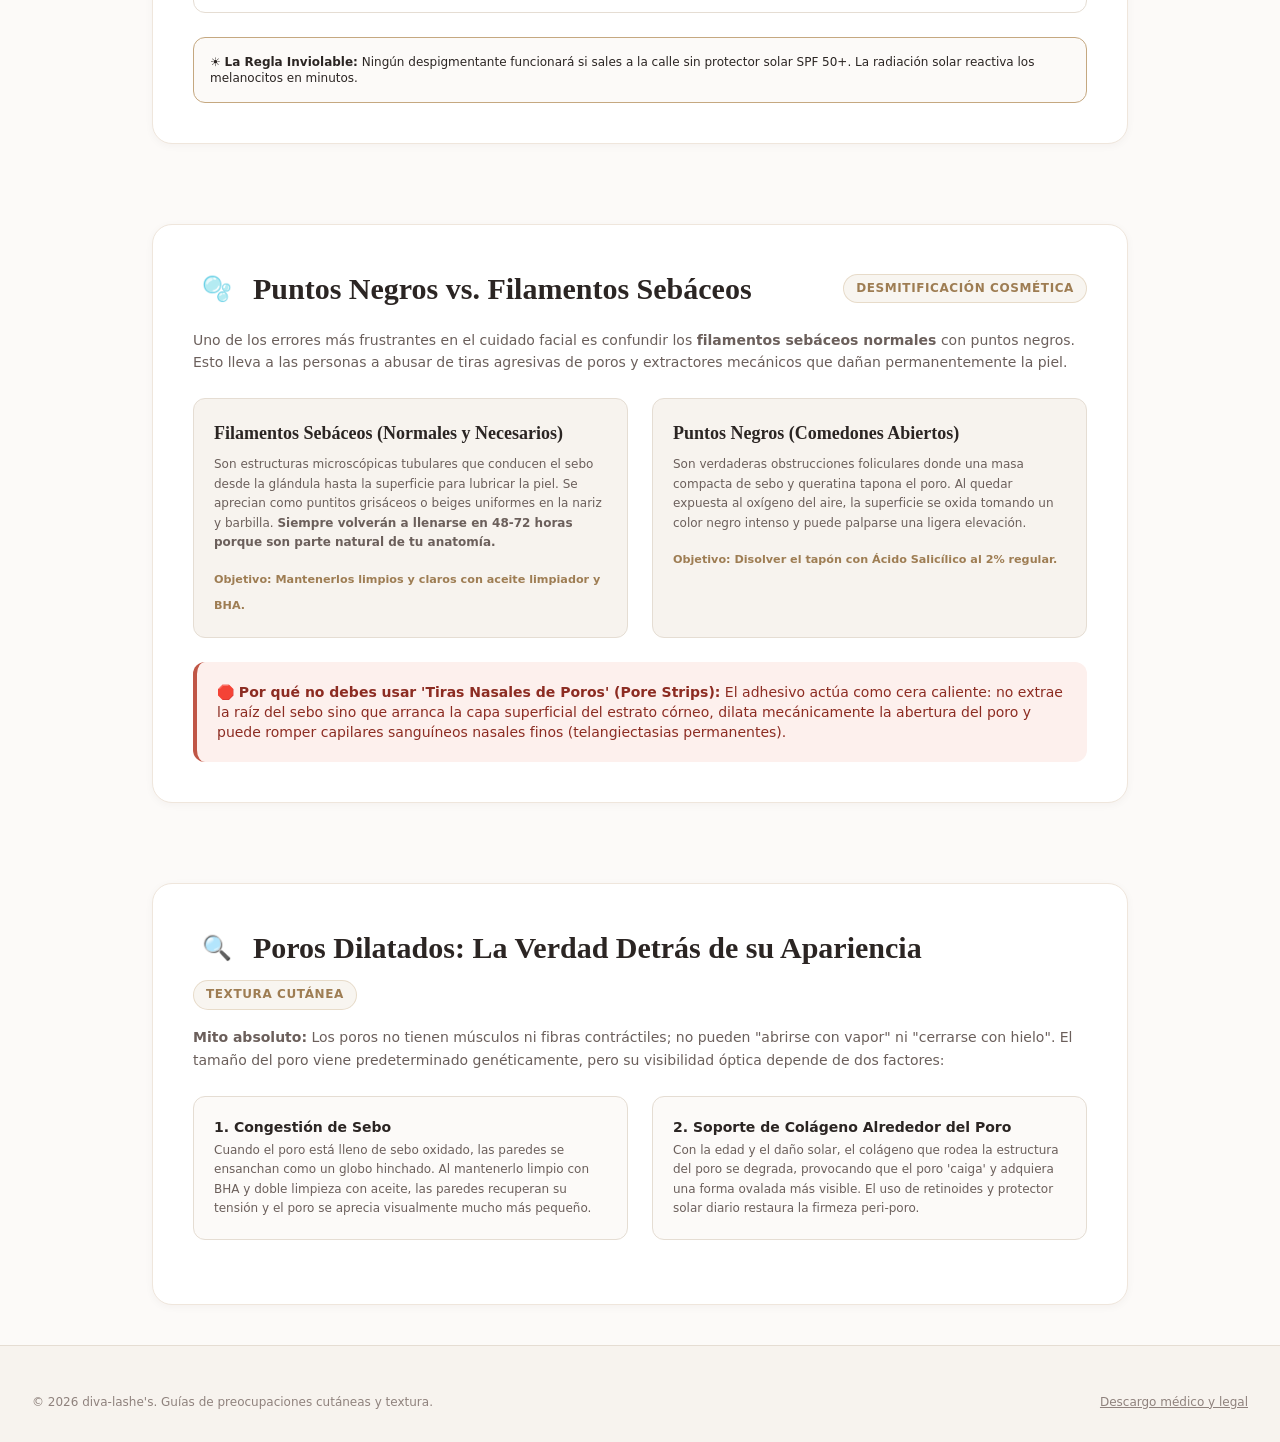
<file: preocupaciones.html>
<!DOCTYPE html>
<html lang="es">
<head>
  <meta charset="UTF-8">
  <meta name="viewport" content="width=device-width, initial-scale=1.0">
  <title>Preocupaciones Cutáneas: Acné, Manchas y Poros | diva-lashe's</title>
  <meta name="description" content="Guías cosméticas fundamentadas sobre acné no invasivo, manchas, filamentos sebáceos y poros dilatados en diva-lashe's.">
  <link rel="canonical" href="https://diva-lashes.com/preocupaciones.html">
  
  <link rel="stylesheet" href="css/tailwind-local.css?v=3.2">
  <link rel="stylesheet" href="css/styles.css?v=3.2">
</head>
<body class="bg-[#FCFAF8] text-[#2B2523] flex flex-col min-h-screen">

  <!-- Header -->
  <header class="header-glass sticky top-0 z-40 transition-all duration-300">
    <div class="max-w-7xl mx-auto px-4 sm:px-6 lg:px-8">
      <div class="flex items-center justify-between h-20">
        <a href="index.html" class="flex flex-col text-left group">
          <div class="flex items-center gap-1.5">
            <span class="font-serif text-2xl sm:text-3xl font-semibold tracking-wide text-[#2B2523] group-hover:text-[#9E7D53] transition-colors">
              diva-lashe's
            </span>
            <span class="inline-block w-2 h-2 rounded-full bg-[#E8D3CC]"></span>
          </div>
          <span class="text-[0.625rem] tracking-[0.25em] uppercase text-[#9E7D53] font-medium -mt-0.5">
            Facial Beauty & Skincare
          </span>
        </a>

        <nav class="hidden lg:flex items-center space-x-7 text-sm font-medium text-[#6B5F5B]">
          <a href="index.html" class="hover:text-[#2B2523] transition-colors">Inicio</a>
          <a href="tipos-de-piel.html" class="hover:text-[#2B2523] transition-colors">Tipos de Piel</a>
          <a href="rutinas.html" class="hover:text-[#2B2523] transition-colors">Rutinas</a>
          <a href="pasos-cuidado.html" class="hover:text-[#2B2523] transition-colors">Pasos Esenciales</a>
          <a href="preocupaciones.html" class="text-[#2B2523] font-semibold border-b-2 border-[#C5A880] pb-1">Preocupaciones</a>
          <a href="ingredientes.html" class="hover:text-[#2B2523] transition-colors">Ingredientes</a>
          <a href="faq.html" class="hover:text-[#2B2523] transition-colors">FAQ & Mitos</a>
        </nav>

        <div class="flex items-center gap-3">
          <a href="index.html#diagnostico-test" class="hidden sm:inline-flex btn-gold text-xs uppercase tracking-wider">
            ✦ Test de Piel
          </a>
          <button id="mobile-menu-toggle" class="lg:hidden p-2 rounded-lg text-[#2B2523] hover:bg-[#F7F3EE]" aria-label="Abrir menú">
            <svg class="w-6 h-6" fill="none" stroke="currentColor" viewBox="0 0 24 24"><path stroke-linecap="round" stroke-linejoin="round" stroke-width="2" d="M4 6h16M4 12h16M4 18h16"></path></svg>
          </button>
        </div>
      </div>
    </div>
  </header>

  <!-- Menú Móvil -->
  <div id="mobile-menu" class="hidden fixed inset-0 z-50 bg-[#FCFAF8]/95 backdrop-blur-md flex flex-col justify-between p-6 overflow-y-auto">
    <div>
      <div class="flex justify-between items-center pb-6 border-b border-[#E5DDD3]">
        <span class="font-serif text-2xl font-semibold text-[#2B2523]">diva-lashe's</span>
        <button id="mobile-menu-close" class="p-2 text-[#2B2523]"><svg class="w-6 h-6" fill="none" stroke="currentColor" viewBox="0 0 24 24"><path stroke-linecap="round" stroke-linejoin="round" stroke-width="2" d="M6 18L18 6M6 6l12 12"></path></svg></button>
      </div>
      <nav class="flex flex-col space-y-4 py-8 text-lg font-medium text-[#2B2523]">
        <a href="index.html">Inicio</a>
        <a href="tipos-de-piel.html">Tipos de Piel & Autodiagnóstico</a>
        <a href="rutinas.html">Rutinas de Mañana y Noche</a>
        <a href="pasos-cuidado.html">Pasos Esenciales del Cuidado</a>
        <a href="preocupaciones.html" class="text-[#9E7D53] font-semibold">Preocupaciones Cutáneas</a>
        <a href="ingredientes.html">Diccionario de Ingredientes & Compatibilidad</a>
        <a href="faq.html">Preguntas Frecuentes & Patch Test</a>
        <a href="aviso-medico.html" class="text-sm text-[#6B5F5B]">Aviso Sanitario y Editorial</a>
      </nav>
    </div>
    <div class="pt-6 border-t border-[#E5DDD3]">
      <a href="index.html#diagnostico-test" class="btn-gold w-full text-center py-3">✦ Iniciar Test de Piel</a>
    </div>
  </div>

  <main class="flex-grow">

    <!-- Hero -->
    <section class="py-12 sm:py-20 bg-gradient-to-b from-[#F7F3EE] to-[#FCFAF8]">
      <div class="max-w-4xl mx-auto px-4 sm:px-6 text-center">
        <span class="badge-gold mb-3">✦ Soluciones Cosméticas Conscientes</span>
        <h1 class="font-serif text-3xl sm:text-5xl font-medium text-[#2B2523] mb-4">
          Guía de <span class="text-gold-gradient font-semibold italic">Preocupaciones Cutáneas</span>
        </h1>
        <p class="text-base sm:text-lg text-[#6B5F5B] leading-relaxed max-w-2xl mx-auto">
          Aborda el acné no inflamatorio, las manchas rebeldes, los puntos negros y la textura de los poros con un enfoque cosmético respetuoso, sin agredir la barrera cutánea.
        </p>
      </div>
    </section>

    <!-- SECCIÓN 1: ACNÉ Y TENDENCIA ACNEICA -->
    <section id="acne" class="py-10 max-w-5xl mx-auto px-4 sm:px-6">
      <article class="card-luxury p-8 sm:p-10 border-soft">
        <div class="flex flex-wrap items-center justify-between gap-2 mb-4">
          <div class="flex items-center gap-3">
            <span class="w-12 h-12 rounded-2xl bg-[#EFE8DE] flex items-center justify-center text-2xl">🌿</span>
            <h2 class="font-serif text-2xl sm:text-3xl text-[#2B2523] font-semibold">Acné y Piel con Tendencia a Brotes</h2>
          </div>
          <span class="badge-gold">Enfoque Antiinflamatorio</span>
        </div>

        <p class="text-sm text-[#6B5F5B] leading-relaxed mb-6">
          El acné es una afección multifactorial que involucra sobreproducción sebácea, acumulación de queratina en el folículo y proliferación de bacterias comensales. El error más común es <strong>atacar la piel con astringentes extremos</strong>; esto solo destruye el manto lipídico, permitiendo que las bacterias penetren más fácilmente y perpetuando la inflamación.
        </p>

        <div class="grid grid-cols-1 md:grid-cols-2 gap-6 mb-6">
          <div class="p-5 rounded-xl bg-[#F7F3EE] border border-[#E5DDD3]">
            <h3 class="font-semibold text-sm text-[#2B2523] mb-2 text-green-800">✓ Qué Funciona en Cosmética:</h3>
            <ul class="text-xs text-[#6B5F5B] space-y-2">
              <li>• <strong>Ácido Salicílico (BHA 1-2%):</strong> Limpia el conducto folicular desde adentro.</li>
              <li>• <strong>Ácido Azelaico (5-10%):</strong> Reduce la inflamación, calma rojeces y previene la mancha post-grano.</li>
              <li>• <strong>Niacinamida:</strong> Seborregula y refuerza la barrera para acelerar la cicatrización.</li>
              <li>• <strong>Higiene estricta:</strong> Cambiar la funda de la almohada con frecuencia y lavar brochas de maquillaje semanalmente.</li>
            </ul>
          </div>

          <div class="p-5 rounded-xl bg-[#FCFAF8] border border-[#E5DDD3]">
            <h3 class="font-semibold text-sm text-[#2B2523] mb-2 text-[#C05646]">✕ Errores Graves a Evitar:</h3>
            <ul class="text-xs text-[#6B5F5B] space-y-2">
              <li>• <strong>Nunca pellizcar ni reventar granos:</strong> Rompe el folículo hacia capas internas, dejando marcas permanentes y hoyuelos atróficos.</li>
              <li>• Aplicar alcohol directo o pasta dental (provoca quemaduras químicas).</li>
              <li>• Suspender la crema hidratante por miedo a la grasa.</li>
            </ul>
          </div>
        </div>

        <div class="callout-warning text-xs">
          <strong>⚠️ Criterio Clínico:</strong> Si presentas acné quístico profundo, nódulos dolorosos o cicatrices marcadas, los cosméticos tópicos no son suficientes. Es fundamental consultar con un médico dermatólogo para valorar tratamientos médicos orales o retinoides farmacológicos de prescripción.
        </div>
      </article>
    </section>

    <!-- SECCIÓN 2: MANCHAS E HIPERPIGMENTACIÓN -->
    <section id="manchas" class="py-10 max-w-5xl mx-auto px-4 sm:px-6">
      <article class="card-luxury p-8 sm:p-10 border-gold">
        <div class="flex flex-wrap items-center justify-between gap-2 mb-4">
          <div class="flex items-center gap-3">
            <span class="w-12 h-12 rounded-2xl bg-[#E8D5CE]/50 flex items-center justify-center text-2xl">✨</span>
            <h2 class="font-serif text-2xl sm:text-3xl text-[#2B2523] font-semibold">Manchas e Hiperpigmentación</h2>
          </div>
          <span class="badge-blush">Unificación del Tono</span>
        </div>

        <p class="text-sm text-[#6B5F5B] leading-relaxed mb-6">
          Las manchas ocurren cuando los melanocitos producen melanina de forma descontrolada y la transfieren a los queratinocitos vecinos. Identificar el tipo de mancha es clave para elegir la estrategia adecuada:
        </p>

        <div class="grid grid-cols-1 md:grid-cols-3 gap-4 mb-6">
          <div class="p-4 rounded-xl bg-[#F7F3EE] border border-[#E5DDD3]">
            <span class="badge-gold mb-1">Tipo 1</span>
            <h4 class="font-serif text-base font-semibold text-[#2B2523] mb-1">Melasma</h4>
            <p class="text-xs text-[#6B5F5B]">Manchas simétricas en frente, mejillas o labio superior. Vinculadas a cambios hormonales y luz ultravioleta/visible.</p>
          </div>
          <div class="p-4 rounded-xl bg-[#F7F3EE] border border-[#E5DDD3]">
            <span class="badge-gold mb-1">Tipo 2</span>
            <h4 class="font-serif text-base font-semibold text-[#2B2523] mb-1">Marcas Post-Acné (PIH/PIE)</h4>
            <p class="text-xs text-[#6B5F5B]">Marcas marrones (hiperpigmentación postinflamatoria) o rosadas (eritema postinflamatorio) tras un brote previo.</p>
          </div>
          <div class="p-4 rounded-xl bg-[#F7F3EE] border border-[#E5DDD3]">
            <span class="badge-gold mb-1">Tipo 3</span>
            <h4 class="font-serif text-base font-semibold text-[#2B2523] mb-1">Léntigos Solares</h4>
            <p class="text-xs text-[#6B5F5B]">Pequeñas manchas redondeadas bien delimitadas por acumulación de daño solar crónico a lo largo de los años.</p>
          </div>
        </div>

        <div class="p-5 rounded-xl bg-white border border-[#E5DDD3] mb-6">
          <h3 class="font-serif text-lg font-semibold text-[#2B2523] mb-2">Ingredientes Cosméticos Despigmentantes Eficaces:</h3>
          <p class="text-xs text-[#6B5F5B] leading-relaxed">
            • <strong>Ácido Tranexámico:</strong> Frena la señal inflamatoria que induce a los melanocitos a producir pigmento.<br>
            • <strong>Alfa-Arbutina:</strong> Inhibidor suave de la tirosinasa cosmético.<br>
            • <strong>Vitamina C + Niacinamida:</strong> Bloquean la transferencia de melanina e iluminan el rostro.<br>
            • <strong>Retinoides:</strong> Aceleran el recambio celular superficial para desprender el pigmento acumulado.
          </p>
        </div>

        <div class="p-4 rounded-xl bg-[#FCFAF8] border border-[#C5A880] text-xs text-[#2B2523] font-medium">
          ☀️ <strong>La Regla Inviolable:</strong> Ningún despigmentante funcionará si sales a la calle sin protector solar SPF 50+. La radiación solar reactiva los melanocitos en minutos.
        </div>
      </article>
    </section>

    <!-- SECCIÓN 3: PUNTOS NEGROS VS FILAMENTOS SEBÁCEOS -->
    <section id="poros-filamentos" class="py-10 max-w-5xl mx-auto px-4 sm:px-6">
      <article class="card-luxury p-8 sm:p-10 border-soft">
        <div class="flex flex-wrap items-center justify-between gap-2 mb-4">
          <div class="flex items-center gap-3">
            <span class="w-12 h-12 rounded-2xl bg-[#EFE8DE] flex items-center justify-center text-2xl">🫧</span>
            <h2 class="font-serif text-2xl sm:text-3xl text-[#2B2523] font-semibold">Puntos Negros vs. Filamentos Sebáceos</h2>
          </div>
          <span class="badge-gold">Desmitificación Cosmética</span>
        </div>

        <p class="text-sm text-[#6B5F5B] leading-relaxed mb-6">
          Uno de los errores más frustrantes en el cuidado facial es confundir los <strong>filamentos sebáceos normales</strong> con puntos negros. Esto lleva a las personas a abusar de tiras agresivas de poros y extractores mecánicos que dañan permanentemente la piel.
        </p>

        <div class="grid grid-cols-1 md:grid-cols-2 gap-6 mb-6">
          <div class="p-5 rounded-xl bg-[#F7F3EE] border border-[#E5DDD3]">
            <h4 class="font-serif text-lg font-semibold text-[#2B2523] mb-2">Filamentos Sebáceos (Normales y Necesarios)</h4>
            <p class="text-xs text-[#6B5F5B] leading-relaxed mb-3">
              Son estructuras microscópicas tubulares que conducen el sebo desde la glándula hasta la superficie para lubricar la piel. Se aprecian como puntitos grisáceos o beiges uniformes en la nariz y barbilla. <strong>Siempre volverán a llenarse en 48-72 horas porque son parte natural de tu anatomía.</strong>
            </p>
            <span class="text-[0.7rem] font-semibold text-[#9E7D53]">Objetivo: Mantenerlos limpios y claros con aceite limpiador y BHA.</span>
          </div>

          <div class="p-5 rounded-xl bg-[#F7F3EE] border border-[#E5DDD3]">
            <h4 class="font-serif text-lg font-semibold text-[#2B2523] mb-2">Puntos Negros (Comedones Abiertos)</h4>
            <p class="text-xs text-[#6B5F5B] leading-relaxed mb-3">
              Son verdaderas obstrucciones foliculares donde una masa compacta de sebo y queratina tapona el poro. Al quedar expuesta al oxígeno del aire, la superficie se oxida tomando un color negro intenso y puede palparse una ligera elevación.
            </p>
            <span class="text-[0.7rem] font-semibold text-[#9E7D53]">Objetivo: Disolver el tapón con Ácido Salicílico al 2% regular.</span>
          </div>
        </div>

        <div class="callout-danger text-xs sm:text-sm">
          <strong>🛑 Por qué no debes usar 'Tiras Nasales de Poros' (Pore Strips):</strong> El adhesivo actúa como cera caliente: no extrae la raíz del sebo sino que arranca la capa superficial del estrato córneo, dilata mecánicamente la abertura del poro y puede romper capilares sanguíneos nasales finos (telangiectasias permanentes).
        </div>
      </article>
    </section>

    <!-- SECCIÓN 4: POROS DILATADOS -->
    <section id="poros" class="py-10 max-w-5xl mx-auto px-4 sm:px-6">
      <article class="card-luxury p-8 sm:p-10 border-soft">
        <div class="flex flex-wrap items-center justify-between gap-2 mb-4">
          <div class="flex items-center gap-3">
            <span class="w-12 h-12 rounded-2xl bg-[#EFE8DE] flex items-center justify-center text-2xl">🔍</span>
            <h2 class="font-serif text-2xl sm:text-3xl text-[#2B2523] font-semibold">Poros Dilatados: La Verdad Detrás de su Apariencia</h2>
          </div>
          <span class="badge-gold">Textura Cutánea</span>
        </div>

        <p class="text-sm text-[#6B5F5B] leading-relaxed mb-6">
          <strong>Mito absoluto:</strong> Los poros no tienen músculos ni fibras contráctiles; no pueden "abrirse con vapor" ni "cerrarse con hielo". El tamaño del poro viene predeterminado genéticamente, pero su visibilidad óptica depende de dos factores:
        </p>

        <div class="grid grid-cols-1 md:grid-cols-2 gap-6 mb-6">
          <div class="p-5 rounded-xl bg-[#FCFAF8] border border-[#E5DDD3]">
            <span class="font-bold text-sm text-[#2B2523] block mb-1">1. Congestión de Sebo</span>
            <p class="text-xs text-[#6B5F5B] leading-relaxed">
              Cuando el poro está lleno de sebo oxidado, las paredes se ensanchan como un globo hinchado. Al mantenerlo limpio con BHA y doble limpieza con aceite, las paredes recuperan su tensión y el poro se aprecia visualmente mucho más pequeño.
            </p>
          </div>

          <div class="p-5 rounded-xl bg-[#FCFAF8] border border-[#E5DDD3]">
            <span class="font-bold text-sm text-[#2B2523] block mb-1">2. Soporte de Colágeno Alrededor del Poro</span>
            <p class="text-xs text-[#6B5F5B] leading-relaxed">
              Con la edad y el daño solar, el colágeno que rodea la estructura del poro se degrada, provocando que el poro 'caiga' y adquiera una forma ovalada más visible. El uso de retinoides y protector solar diario restaura la firmeza peri-poro.
            </p>
          </div>
        </div>
      </article>
    </section>

  </main>

  <!-- Footer -->
  <footer class="bg-[#F7F3EE] border-t border-[#E5DDD3] pt-12 pb-8 text-[#6B5F5B] text-sm">
    <div class="max-w-7xl mx-auto px-4 sm:px-6 lg:px-8">
      <div class="flex flex-col sm:flex-row items-center justify-between text-xs text-[#8F827D]">
        <p>© 2026 diva-lashe's. Guías de preocupaciones cutáneas y textura.</p>
        <a href="aviso-medico.html" class="hover:text-[#2B2523] mt-2 sm:mt-0 underline">Descargo médico y legal</a>
      </div>
    </div>
  </footer>

  <script src="js/main.js?v=3.1"></script>
  <!-- ============================================== -->
  <!-- BOTÓN FLOTANTE PROFESIONAL DE WHATSAPP         -->
  <!-- ============================================== -->
  <aside class="whatsapp-widget-container" aria-label="Contacto por WhatsApp para citas">
    <a id="whatsapp-floating-tooltip"
       href="https://api.whatsapp.com/send?phone=573001234567&text=%C2%A1Hola%21%20%F0%9F%92%97%20Bienvenida%20a%20diva-lashe%27s.%20Quiero%20agendar%20una%20cita.%20Mi%20nombre%20es%3A%20____.%20El%20servicio%20que%20me%20interesa%20es%3A%20____.%20La%20fecha%20que%20prefiero%20es%3A%20____.%20El%20horario%20que%20prefiero%20es%3A%20____.%20%C2%BFMe%20pueden%20confirmar%20la%20disponibilidad%3F%20Gracias."
       target="_blank"
       rel="noopener noreferrer"
       class="whatsapp-float-tooltip"
       aria-label="Abrir chat de WhatsApp para agendar una cita">
      <span>Agendar Cita</span>
      <span style="color: #9E5B53;">💗</span>
    </a>

    <a id="whatsapp-floating-btn"
       href="https://api.whatsapp.com/send?phone=573001234567&text=%C2%A1Hola%21%20%F0%9F%92%97%20Bienvenida%20a%20diva-lashe%27s.%20Quiero%20agendar%20una%20cita.%20Mi%20nombre%20es%3A%20____.%20El%20servicio%20que%20me%20interesa%20es%3A%20____.%20La%20fecha%20que%20prefiero%20es%3A%20____.%20El%20horario%20que%20prefiero%20es%3A%20____.%20%C2%BFMe%20pueden%20confirmar%20la%20disponibilidad%3F%20Gracias."
       target="_blank"
       rel="noopener noreferrer"
       class="whatsapp-float-btn"
       aria-label="Contactar por WhatsApp para agendar una cita">
      <span class="whatsapp-pulse-ring"></span>
      <svg viewBox="0 0 24 24" aria-hidden="true">
        <path d="M12.04 2c-5.46 0-9.91 4.45-9.91 9.91 0 1.75.46 3.45 1.32 4.95L2.05 22l5.25-1.38c1.45.79 3.08 1.21 4.74 1.21 5.46 0 9.91-4.45 9.91-9.91 0-2.65-1.03-5.14-2.9-7.01A9.816 9.816 0 0012.04 2zm.01 1.67c2.2 0 4.26.86 5.82 2.41a8.196 8.196 0 012.41 5.83c0 4.54-3.7 8.24-8.24 8.24-1.48 0-2.93-.4-4.2-1.15l-.3-.18-3.12.82.83-3.04-.2-.31a8.19 8.19 0 01-1.26-4.38c0-4.54 3.7-8.24 8.24-8.24h-.18zm-3.57 3.12c-.2 0-.41.01-.58.07-.22.08-.5.23-.67.45-.25.32-.82.8-.82 1.95s.84 2.27.96 2.43c.12.16 1.65 2.52 4 3.53.56.24 1 .38 1.34.49.56.18 1.07.15 1.48.09.45-.07 1.38-.56 1.57-1.11.2-.55.2-1.02.14-1.11-.06-.1-.22-.16-.47-.28-.25-.13-1.48-.73-1.71-.81-.23-.08-.4-.13-.57.12-.17.25-.66.81-.81.98-.15.17-.3.19-.55.07-.25-.12-1.06-.39-2.02-1.25-.75-.67-1.25-1.5-1.4-1.75-.15-.25-.02-.39.11-.51.11-.11.25-.29.38-.43.12-.15.16-.25.24-.42.08-.17.04-.32-.02-.45-.06-.12-.57-1.37-.78-1.88-.2-.49-.4-.42-.58-.43h-.32z"/>
      </svg>
    </a>
  </aside>

  <script src="js/whatsappButton.js?v=3.2"></script>

</body>
</html>
</file>
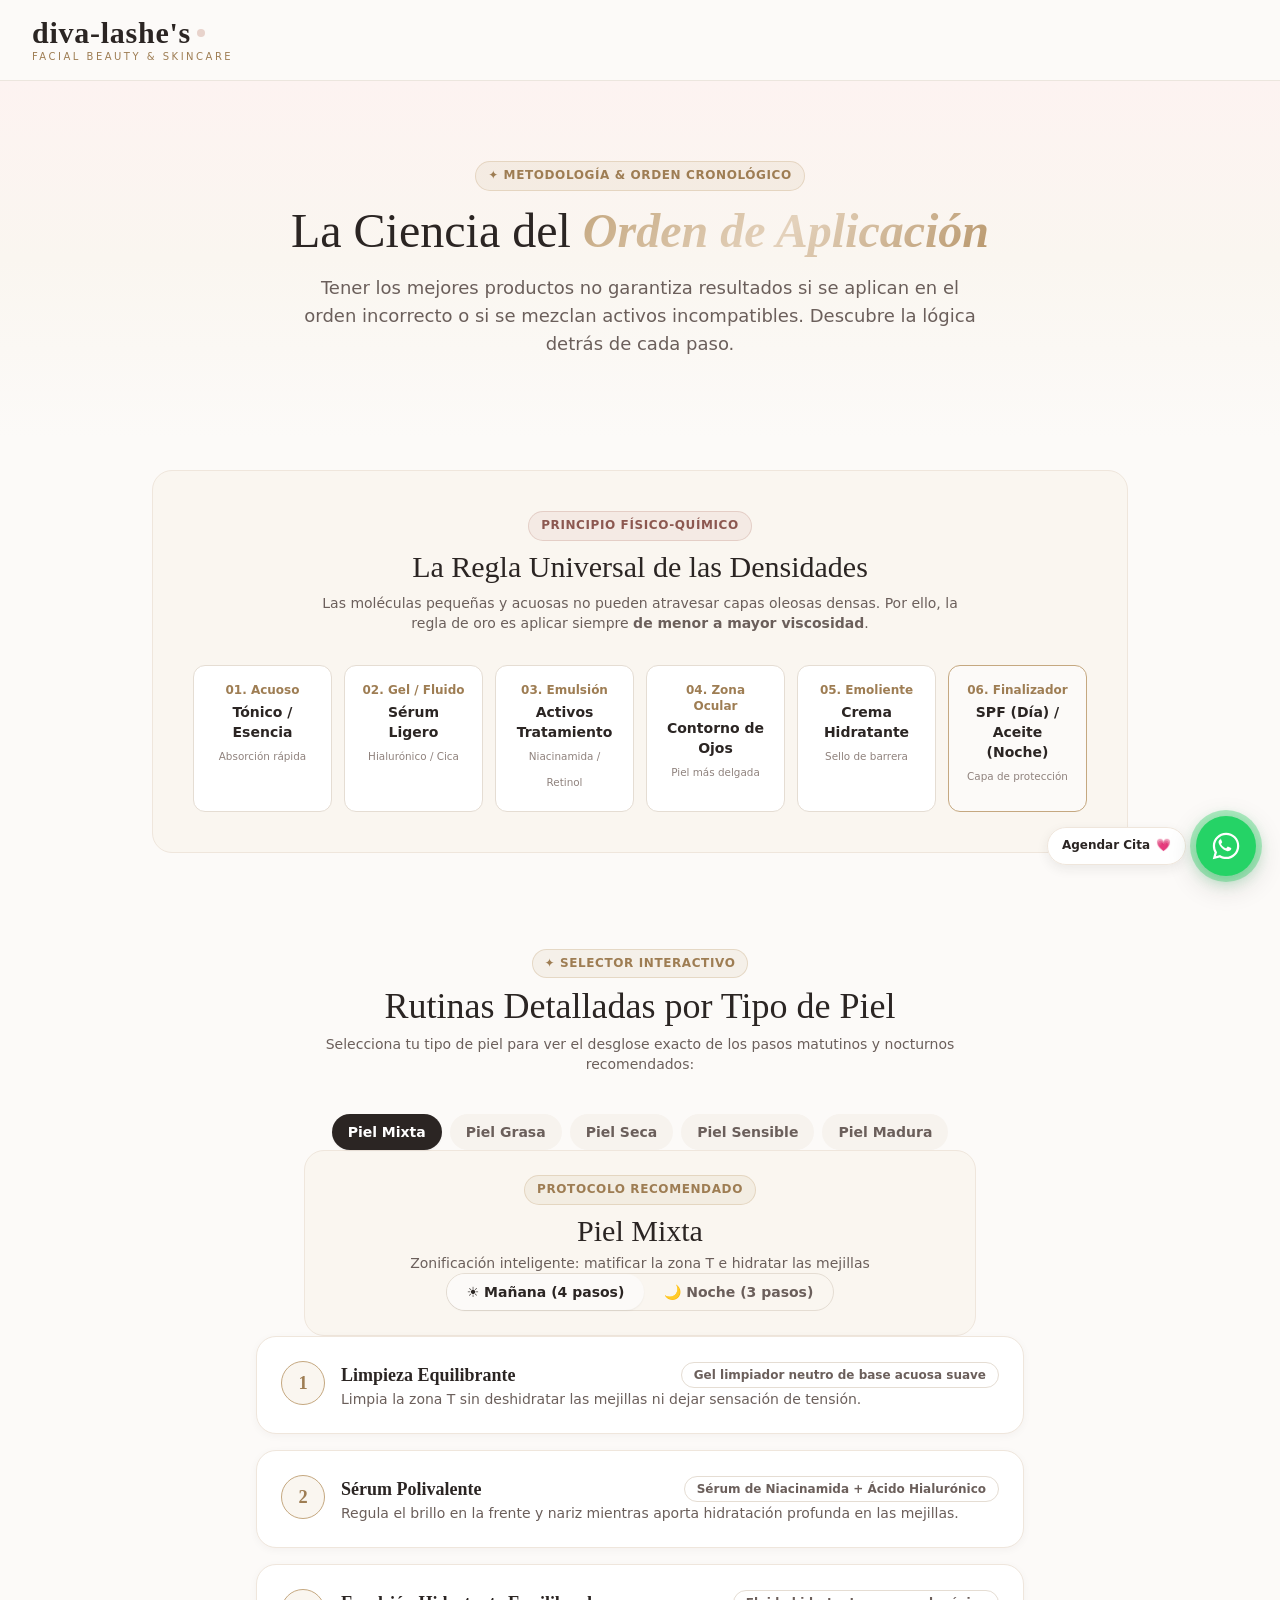
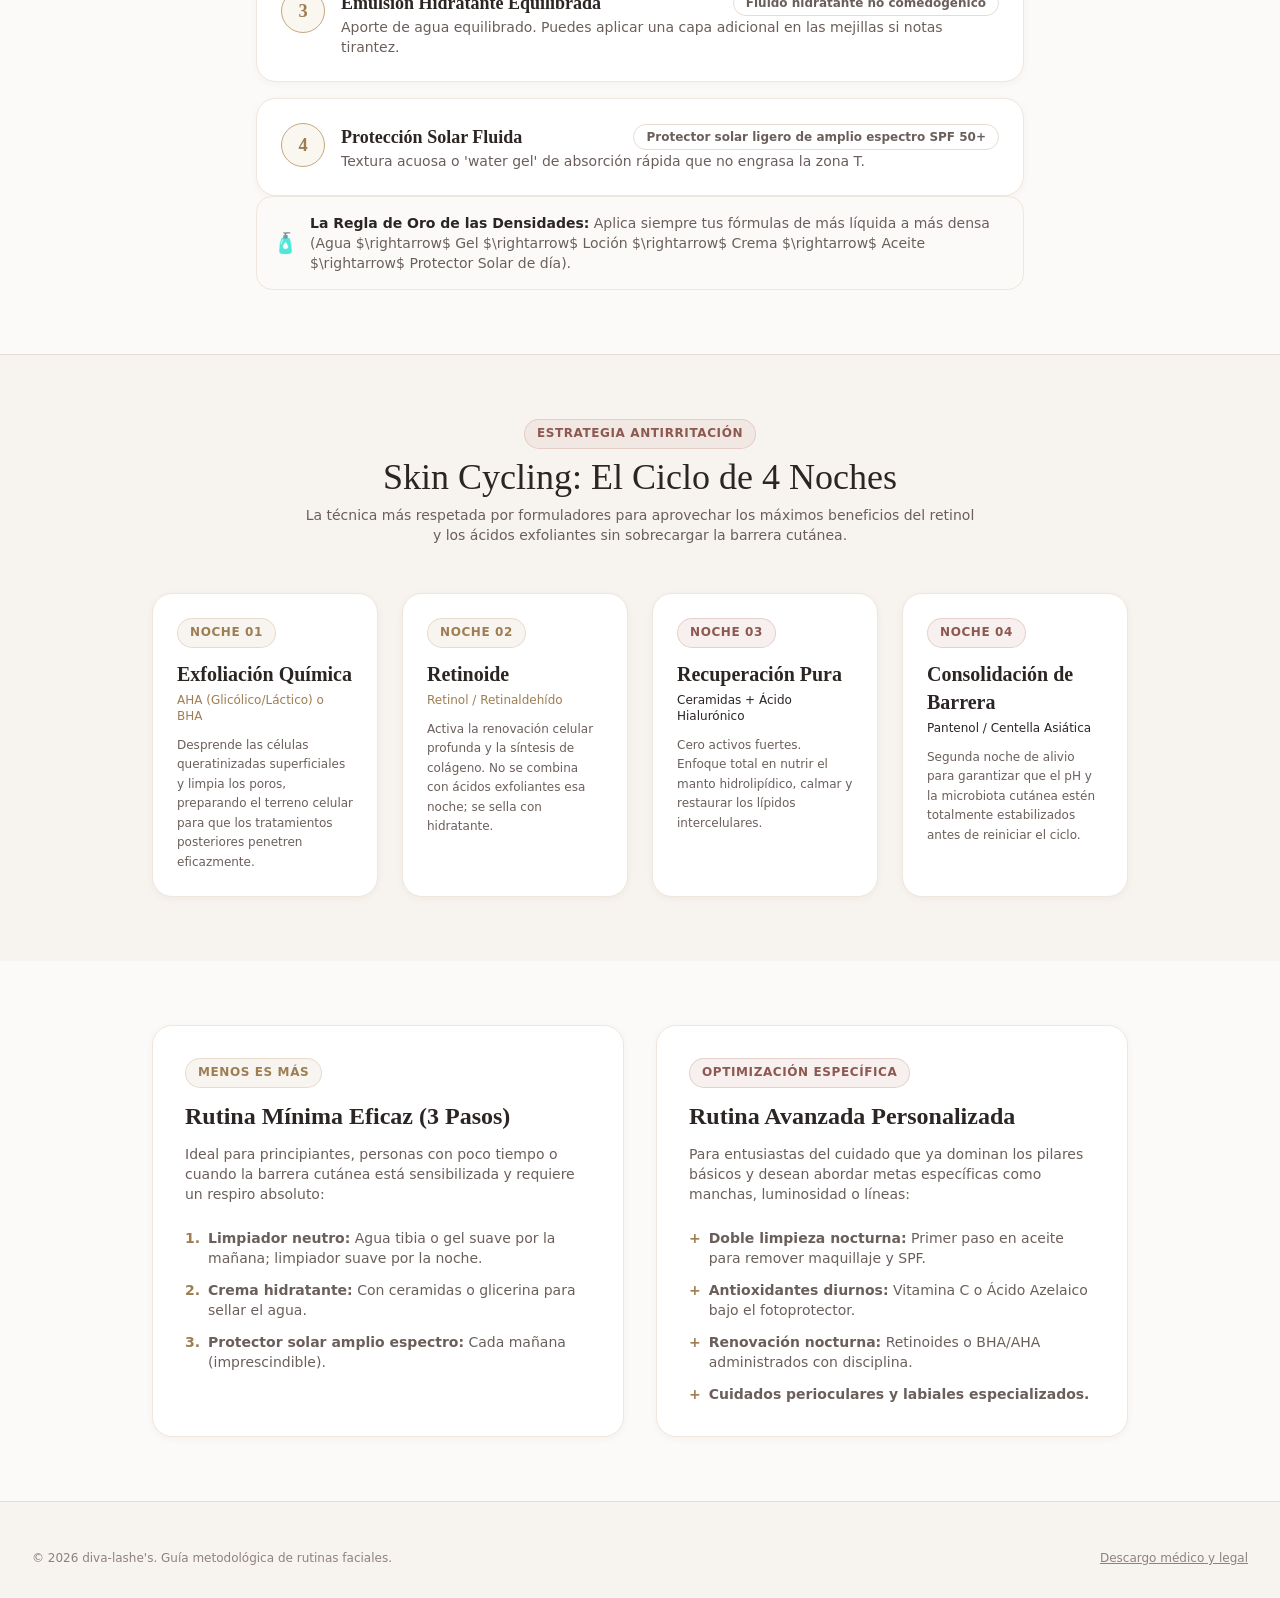
<file: rutinas.html>
<!DOCTYPE html>
<html lang="es">
<head>
  <meta charset="UTF-8">
  <meta name="viewport" content="width=device-width, initial-scale=1.0">
  <title>Rutinas de Mañana y Noche | diva-lashe's</title>
  <meta name="description" content="Guía completa sobre el orden de aplicación correcto, rutinas de día y noche en diva-lashe's, la regla de densidades y la técnica de Skin Cycling.">
  <link rel="canonical" href="https://diva-lashes.com/rutinas.html">
  
  <link rel="stylesheet" href="css/tailwind-local.css?v=3.2">
  <link rel="stylesheet" href="css/styles.css?v=3.2">
</head>
<body class="bg-[#FCFAF8] text-[#2B2523] flex flex-col min-h-screen">

  <!-- Header -->
  <header class="header-glass sticky top-0 z-40 transition-all duration-300">
    <div class="max-w-7xl mx-auto px-4 sm:px-6 lg:px-8">
      <div class="flex items-center justify-between h-20">
        <a href="index.html" class="flex flex-col text-left group">
          <div class="flex items-center gap-1.5">
            <span class="font-serif text-2xl sm:text-3xl font-semibold tracking-wide text-[#2B2523] group-hover:text-[#9E7D53] transition-colors">
              diva-lashe's
            </span>
            <span class="inline-block w-2 h-2 rounded-full bg-[#E8D3CC]"></span>
          </div>
          <span class="text-[0.625rem] tracking-[0.25em] uppercase text-[#9E7D53] font-medium -mt-0.5">
            Facial Beauty & Skincare
          </span>
        </a>

        <nav class="hidden lg:flex items-center space-x-7 text-sm font-medium text-[#6B5F5B]">
          <a href="index.html" class="hover:text-[#2B2523] transition-colors">Inicio</a>
          <a href="tipos-de-piel.html" class="hover:text-[#2B2523] transition-colors">Tipos de Piel</a>
          <a href="rutinas.html" class="text-[#2B2523] font-semibold border-b-2 border-[#C5A880] pb-1">Rutinas</a>
          <a href="pasos-cuidado.html" class="hover:text-[#2B2523] transition-colors">Pasos Esenciales</a>
          <a href="preocupaciones.html" class="hover:text-[#2B2523] transition-colors">Preocupaciones</a>
          <a href="ingredientes.html" class="hover:text-[#2B2523] transition-colors">Ingredientes</a>
          <a href="faq.html" class="hover:text-[#2B2523] transition-colors">FAQ & Mitos</a>
        </nav>

        <div class="flex items-center gap-3">
          <a href="index.html#diagnostico-test" class="hidden sm:inline-flex btn-gold text-xs uppercase tracking-wider">
            ✦ Test de Piel
          </a>
          <button id="mobile-menu-toggle" class="lg:hidden p-2 rounded-lg text-[#2B2523] hover:bg-[#F7F3EE]" aria-label="Abrir menú">
            <svg class="w-6 h-6" fill="none" stroke="currentColor" viewBox="0 0 24 24"><path stroke-linecap="round" stroke-linejoin="round" stroke-width="2" d="M4 6h16M4 12h16M4 18h16"></path></svg>
          </button>
        </div>
      </div>
    </div>
  </header>

  <!-- Menú Móvil -->
  <div id="mobile-menu" class="hidden fixed inset-0 z-50 bg-[#FCFAF8]/95 backdrop-blur-md flex flex-col justify-between p-6 overflow-y-auto">
    <div>
      <div class="flex justify-between items-center pb-6 border-b border-[#E5DDD3]">
        <span class="font-serif text-2xl font-semibold text-[#2B2523]">diva-lashe's</span>
        <button id="mobile-menu-close" class="p-2 text-[#2B2523]"><svg class="w-6 h-6" fill="none" stroke="currentColor" viewBox="0 0 24 24"><path stroke-linecap="round" stroke-linejoin="round" stroke-width="2" d="M6 18L18 6M6 6l12 12"></path></svg></button>
      </div>
      <nav class="flex flex-col space-y-4 py-8 text-lg font-medium text-[#2B2523]">
        <a href="index.html">Inicio</a>
        <a href="tipos-de-piel.html">Tipos de Piel & Autodiagnóstico</a>
        <a href="rutinas.html" class="text-[#9E7D53] font-semibold">Rutinas de Mañana y Noche</a>
        <a href="pasos-cuidado.html">Pasos Esenciales del Cuidado</a>
        <a href="preocupaciones.html">Preocupaciones Cutáneas</a>
        <a href="ingredientes.html">Diccionario de Ingredientes & Compatibilidad</a>
        <a href="faq.html">Preguntas Frecuentes & Patch Test</a>
        <a href="aviso-medico.html" class="text-sm text-[#6B5F5B]">Aviso Sanitario y Editorial</a>
      </nav>
    </div>
    <div class="pt-6 border-t border-[#E5DDD3]">
      <a href="index.html#diagnostico-test" class="btn-gold w-full text-center py-3">✦ Iniciar Test de Piel</a>
    </div>
  </div>

  <main class="flex-grow">

    <!-- Hero de Rutinas -->
    <section class="py-12 sm:py-20 bg-gradient-to-b from-[#F7F3EE] to-[#FCFAF8]">
      <div class="max-w-4xl mx-auto px-4 sm:px-6 text-center">
        <span class="badge-gold mb-3">✦ Metodología & Orden Cronológico</span>
        <h1 class="font-serif text-3xl sm:text-5xl font-medium text-[#2B2523] mb-4">
          La Ciencia del <span class="text-gold-gradient font-semibold italic">Orden de Aplicación</span>
        </h1>
        <p class="text-base sm:text-lg text-[#6B5F5B] leading-relaxed max-w-2xl mx-auto">
          Tener los mejores productos no garantiza resultados si se aplican en el orden incorrecto o si se mezclan activos incompatibles. Descubre la lógica detrás de cada paso.
        </p>
      </div>
    </section>

    <!-- LA REGLA DE LAS DENSIDADES -->
    <section class="py-8 max-w-5xl mx-auto px-4 sm:px-6">
      <div class="card-cream p-6 sm:p-10 border-gold">
        <div class="text-center max-w-2xl mx-auto mb-8">
          <span class="badge-blush mb-2">Principio Físico-Químico</span>
          <h2 class="font-serif text-2xl sm:text-3xl text-[#2B2523]">La Regla Universal de las Densidades</h2>
          <p class="text-xs sm:text-sm text-[#6B5F5B] mt-2">
            Las moléculas pequeñas y acuosas no pueden atravesar capas oleosas densas. Por ello, la regla de oro es aplicar siempre <strong>de menor a mayor viscosidad</strong>.
          </p>
        </div>

        <!-- Diagrama visual de densidades -->
        <div class="grid grid-cols-2 sm:grid-cols-3 lg:grid-cols-6 gap-3 text-center">
          <div class="p-4 rounded-xl bg-white border border-[#E5DDD3]">
            <span class="text-xs font-bold text-[#9E7D53] block mb-1">01. Acuoso</span>
            <span class="text-sm font-semibold text-[#2B2523] block">Tónico / Esencia</span>
            <span class="text-[0.65rem] text-[#8F827D]">Absorción rápida</span>
          </div>
          <div class="p-4 rounded-xl bg-white border border-[#E5DDD3]">
            <span class="text-xs font-bold text-[#9E7D53] block mb-1">02. Gel / Fluido</span>
            <span class="text-sm font-semibold text-[#2B2523] block">Sérum Ligero</span>
            <span class="text-[0.65rem] text-[#8F827D]">Hialurónico / Cica</span>
          </div>
          <div class="p-4 rounded-xl bg-white border border-[#E5DDD3]">
            <span class="text-xs font-bold text-[#9E7D53] block mb-1">03. Emulsión</span>
            <span class="text-sm font-semibold text-[#2B2523] block">Activos Tratamiento</span>
            <span class="text-[0.65rem] text-[#8F827D]">Niacinamida / Retinol</span>
          </div>
          <div class="p-4 rounded-xl bg-white border border-[#E5DDD3]">
            <span class="text-xs font-bold text-[#9E7D53] block mb-1">04. Zona Ocular</span>
            <span class="text-sm font-semibold text-[#2B2523] block">Contorno de Ojos</span>
            <span class="text-[0.65rem] text-[#8F827D]">Piel más delgada</span>
          </div>
          <div class="p-4 rounded-xl bg-white border border-[#E5DDD3]">
            <span class="text-xs font-bold text-[#9E7D53] block mb-1">05. Emoliente</span>
            <span class="text-sm font-semibold text-[#2B2523] block">Crema Hidratante</span>
            <span class="text-[0.65rem] text-[#8F827D]">Sello de barrera</span>
          </div>
          <div class="p-4 rounded-xl bg-[#FCFAF8] border border-[#C5A880]">
            <span class="text-xs font-bold text-[#9E7D53] block mb-1">06. Finalizador</span>
            <span class="text-sm font-semibold text-[#2B2523] block">SPF (Día) / Aceite (Noche)</span>
            <span class="text-[0.65rem] text-[#8F827D]">Capa de protección</span>
          </div>
        </div>
      </div>
    </section>

    <!-- EXPLORADOR INTERACTIVO DE RUTINAS POR TIPO DE PIEL -->
    <section class="py-12 sm:py-16 max-w-6xl mx-auto px-4 sm:px-6">
      <div class="text-center max-w-2xl mx-auto mb-10">
        <span class="badge-gold mb-2">✦ Selector Interactivo</span>
        <h2 class="font-serif text-3xl sm:text-4xl text-[#2B2523]">Rutinas Detalladas por Tipo de Piel</h2>
        <p class="text-xs sm:text-sm text-[#6B5F5B] mt-2">
          Selecciona tu tipo de piel para ver el desglose exacto de los pasos matutinos y nocturnos recomendados:
        </p>
      </div>

      <!-- Contenedor montado por js/timeline.js -->
      <div id="routine-timeline-container"></div>
    </section>

    <!-- EL CONCEPTO DE SKIN CYCLING (ALTERNANCIA SEMANAL INTELIGENTE) -->
    <section class="py-12 sm:py-16 bg-[#F7F3EE] border-t border-[#E5DDD3]">
      <div class="max-w-5xl mx-auto px-4 sm:px-6">
        <div class="text-center max-w-2xl mx-auto mb-12">
          <span class="badge-blush mb-2">Estrategia Antirritación</span>
          <h2 class="font-serif text-3xl sm:text-4xl text-[#2B2523]">Skin Cycling: El Ciclo de 4 Noches</h2>
          <p class="text-xs sm:text-sm text-[#6B5F5B] mt-2">
            La técnica más respetada por formuladores para aprovechar los máximos beneficios del retinol y los ácidos exfoliantes sin sobrecargar la barrera cutánea.
          </p>
        </div>

        <div class="grid grid-cols-1 sm:grid-cols-2 lg:grid-cols-4 gap-6">
          <!-- Noche 1 -->
          <div class="card-luxury p-6 bg-white border-soft">
            <span class="badge-gold mb-3">Noche 01</span>
            <h3 class="font-serif text-xl font-semibold text-[#2B2523] mb-1">Exfoliación Química</h3>
            <p class="text-xs text-[#9E7D53] font-medium mb-3">AHA (Glicólico/Láctico) o BHA</p>
            <p class="text-xs text-[#6B5F5B] leading-relaxed">
              Desprende las células queratinizadas superficiales y limpia los poros, preparando el terreno celular para que los tratamientos posteriores penetren eficazmente.
            </p>
          </div>

          <!-- Noche 2 -->
          <div class="card-luxury p-6 bg-white border-gold">
            <span class="badge-gold mb-3">Noche 02</span>
            <h3 class="font-serif text-xl font-semibold text-[#2B2523] mb-1">Retinoide</h3>
            <p class="text-xs text-[#9E7D53] font-medium mb-3">Retinol / Retinaldehído</p>
            <p class="text-xs text-[#6B5F5B] leading-relaxed">
              Activa la renovación celular profunda y la síntesis de colágeno. No se combina con ácidos exfoliantes esa noche; se sella con hidratante.
            </p>
          </div>

          <!-- Noche 3 -->
          <div class="card-luxury p-6 bg-[#FCFAF8] border-soft">
            <span class="badge-blush mb-3">Noche 03</span>
            <h3 class="font-serif text-xl font-semibold text-[#2B2523] mb-1">Recuperación Pura</h3>
            <p class="text-xs text-[#8C5850] font-medium mb-3">Ceramidas + Ácido Hialurónico</p>
            <p class="text-xs text-[#6B5F5B] leading-relaxed">
              Cero activos fuertes. Enfoque total en nutrir el manto hidrolipídico, calmar y restaurar los lípidos intercelulares.
            </p>
          </div>

          <!-- Noche 4 -->
          <div class="card-luxury p-6 bg-[#FCFAF8] border-soft">
            <span class="badge-blush mb-3">Noche 04</span>
            <h3 class="font-serif text-xl font-semibold text-[#2B2523] mb-1">Consolidación de Barrera</h3>
            <p class="text-xs text-[#8C5850] font-medium mb-3">Pantenol / Centella Asiática</p>
            <p class="text-xs text-[#6B5F5B] leading-relaxed">
              Segunda noche de alivio para garantizar que el pH y la microbiota cutánea estén totalmente estabilizados antes de reiniciar el ciclo.
            </p>
          </div>
        </div>
      </div>
    </section>

    <!-- RUTINA MÍNIMA EFICAZ VS RUTINA AVANZADA -->
    <section class="py-12 sm:py-16 max-w-5xl mx-auto px-4 sm:px-6">
      <div class="grid grid-cols-1 md:grid-cols-2 gap-8">
        
        <div class="card-luxury p-8 border-soft">
          <span class="badge-gold mb-3">Menos es Más</span>
          <h3 class="font-serif text-2xl font-semibold text-[#2B2523] mb-3">Rutina Mínima Eficaz (3 Pasos)</h3>
          <p class="text-xs sm:text-sm text-[#6B5F5B] leading-relaxed mb-6">
            Ideal para principiantes, personas con poco tiempo o cuando la barrera cutánea está sensibilizada y requiere un respiro absoluto:
          </p>
          <ul class="text-xs sm:text-sm text-[#6B5F5B] space-y-3">
            <li class="flex items-start gap-2">
              <span class="text-[#9E7D53] font-bold">1.</span>
              <span><strong>Limpiador neutro:</strong> Agua tibia o gel suave por la mañana; limpiador suave por la noche.</span>
            </li>
            <li class="flex items-start gap-2">
              <span class="text-[#9E7D53] font-bold">2.</span>
              <span><strong>Crema hidratante:</strong> Con ceramidas o glicerina para sellar el agua.</span>
            </li>
            <li class="flex items-start gap-2">
              <span class="text-[#9E7D53] font-bold">3.</span>
              <span><strong>Protector solar amplio espectro:</strong> Cada mañana (imprescindible).</span>
            </li>
          </ul>
        </div>

        <div class="card-luxury p-8 border-gold bg-[#FCFAF8]">
          <span class="badge-blush mb-3">Optimización Específica</span>
          <h3 class="font-serif text-2xl font-semibold text-[#2B2523] mb-3">Rutina Avanzada Personalizada</h3>
          <p class="text-xs sm:text-sm text-[#6B5F5B] leading-relaxed mb-6">
            Para entusiastas del cuidado que ya dominan los pilares básicos y desean abordar metas específicas como manchas, luminosidad o líneas:
          </p>
          <ul class="text-xs sm:text-sm text-[#6B5F5B] space-y-3">
            <li class="flex items-start gap-2">
              <span class="text-[#9E7D53] font-bold">+</span>
              <span><strong>Doble limpieza nocturna:</strong> Primer paso en aceite para remover maquillaje y SPF.</span>
            </li>
            <li class="flex items-start gap-2">
              <span class="text-[#9E7D53] font-bold">+</span>
              <span><strong>Antioxidantes diurnos:</strong> Vitamina C o Ácido Azelaico bajo el fotoprotector.</span>
            </li>
            <li class="flex items-start gap-2">
              <span class="text-[#9E7D53] font-bold">+</span>
              <span><strong>Renovación nocturna:</strong> Retinoides o BHA/AHA administrados con disciplina.</span>
            </li>
            <li class="flex items-start gap-2">
              <span class="text-[#9E7D53] font-bold">+</span>
              <span><strong>Cuidados perioculares y labiales especializados.</strong></span>
            </li>
          </ul>
        </div>

      </div>
    </section>

  </main>

  <!-- Footer -->
  <footer class="bg-[#F7F3EE] border-t border-[#E5DDD3] pt-12 pb-8 text-[#6B5F5B] text-sm">
    <div class="max-w-7xl mx-auto px-4 sm:px-6 lg:px-8">
      <div class="flex flex-col sm:flex-row items-center justify-between text-xs text-[#8F827D]">
        <p>© 2026 diva-lashe's. Guía metodológica de rutinas faciales.</p>
        <a href="aviso-medico.html" class="hover:text-[#2B2523] mt-2 sm:mt-0 underline">Descargo médico y legal</a>
      </div>
    </div>
  </footer>

  <!-- ============================================== -->
  <!-- BOTÓN FLOTANTE PROFESIONAL DE WHATSAPP         -->
  <!-- ============================================== -->
  <aside class="whatsapp-widget-container" aria-label="Contacto por WhatsApp para citas">
    <a id="whatsapp-floating-tooltip"
       href="https://api.whatsapp.com/send?phone=573001234567&text=%C2%A1Hola%21%20%F0%9F%92%97%20Bienvenida%20a%20diva-lashe%27s.%20Quiero%20agendar%20una%20cita.%20Mi%20nombre%20es%3A%20____.%20El%20servicio%20que%20me%20interesa%20es%3A%20____.%20La%20fecha%20que%20prefiero%20es%3A%20____.%20El%20horario%20que%20prefiero%20es%3A%20____.%20%C2%BFMe%20pueden%20confirmar%20la%20disponibilidad%3F%20Gracias."
       target="_blank"
       rel="noopener noreferrer"
       class="whatsapp-float-tooltip"
       aria-label="Abrir chat de WhatsApp para agendar una cita">
      <span>Agendar Cita</span>
      <span style="color: #9E5B53;">💗</span>
    </a>

    <a id="whatsapp-floating-btn"
       href="https://api.whatsapp.com/send?phone=573001234567&text=%C2%A1Hola%21%20%F0%9F%92%97%20Bienvenida%20a%20diva-lashe%27s.%20Quiero%20agendar%20una%20cita.%20Mi%20nombre%20es%3A%20____.%20El%20servicio%20que%20me%20interesa%20es%3A%20____.%20La%20fecha%20que%20prefiero%20es%3A%20____.%20El%20horario%20que%20prefiero%20es%3A%20____.%20%C2%BFMe%20pueden%20confirmar%20la%20disponibilidad%3F%20Gracias."
       target="_blank"
       rel="noopener noreferrer"
       class="whatsapp-float-btn"
       aria-label="Contactar por WhatsApp para agendar una cita">
      <span class="whatsapp-pulse-ring"></span>
      <svg viewBox="0 0 24 24" aria-hidden="true">
        <path d="M12.04 2c-5.46 0-9.91 4.45-9.91 9.91 0 1.75.46 3.45 1.32 4.95L2.05 22l5.25-1.38c1.45.79 3.08 1.21 4.74 1.21 5.46 0 9.91-4.45 9.91-9.91 0-2.65-1.03-5.14-2.9-7.01A9.816 9.816 0 0012.04 2zm.01 1.67c2.2 0 4.26.86 5.82 2.41a8.196 8.196 0 012.41 5.83c0 4.54-3.7 8.24-8.24 8.24-1.48 0-2.93-.4-4.2-1.15l-.3-.18-3.12.82.83-3.04-.2-.31a8.19 8.19 0 01-1.26-4.38c0-4.54 3.7-8.24 8.24-8.24h-.18zm-3.57 3.12c-.2 0-.41.01-.58.07-.22.08-.5.23-.67.45-.25.32-.82.8-.82 1.95s.84 2.27.96 2.43c.12.16 1.65 2.52 4 3.53.56.24 1 .38 1.34.49.56.18 1.07.15 1.48.09.45-.07 1.38-.56 1.57-1.11.2-.55.2-1.02.14-1.11-.06-.1-.22-.16-.47-.28-.25-.13-1.48-.73-1.71-.81-.23-.08-.4-.13-.57.12-.17.25-.66.81-.81.98-.15.17-.3.19-.55.07-.25-.12-1.06-.39-2.02-1.25-.75-.67-1.25-1.5-1.4-1.75-.15-.25-.02-.39.11-.51.11-.11.25-.29.38-.43.12-.15.16-.25.24-.42.08-.17.04-.32-.02-.45-.06-.12-.57-1.37-.78-1.88-.2-.49-.4-.42-.58-.43h-.32z"/>
      </svg>
    </a>
  </aside>

  <script src="js/data/routines.js?v=3.1"></script>
  <script src="js/main.js?v=3.1"></script>
  <script src="js/timeline.js?v=3.1"></script>
  <script src="js/whatsappButton.js?v=3.2"></script>
</body>
</html>
</file>
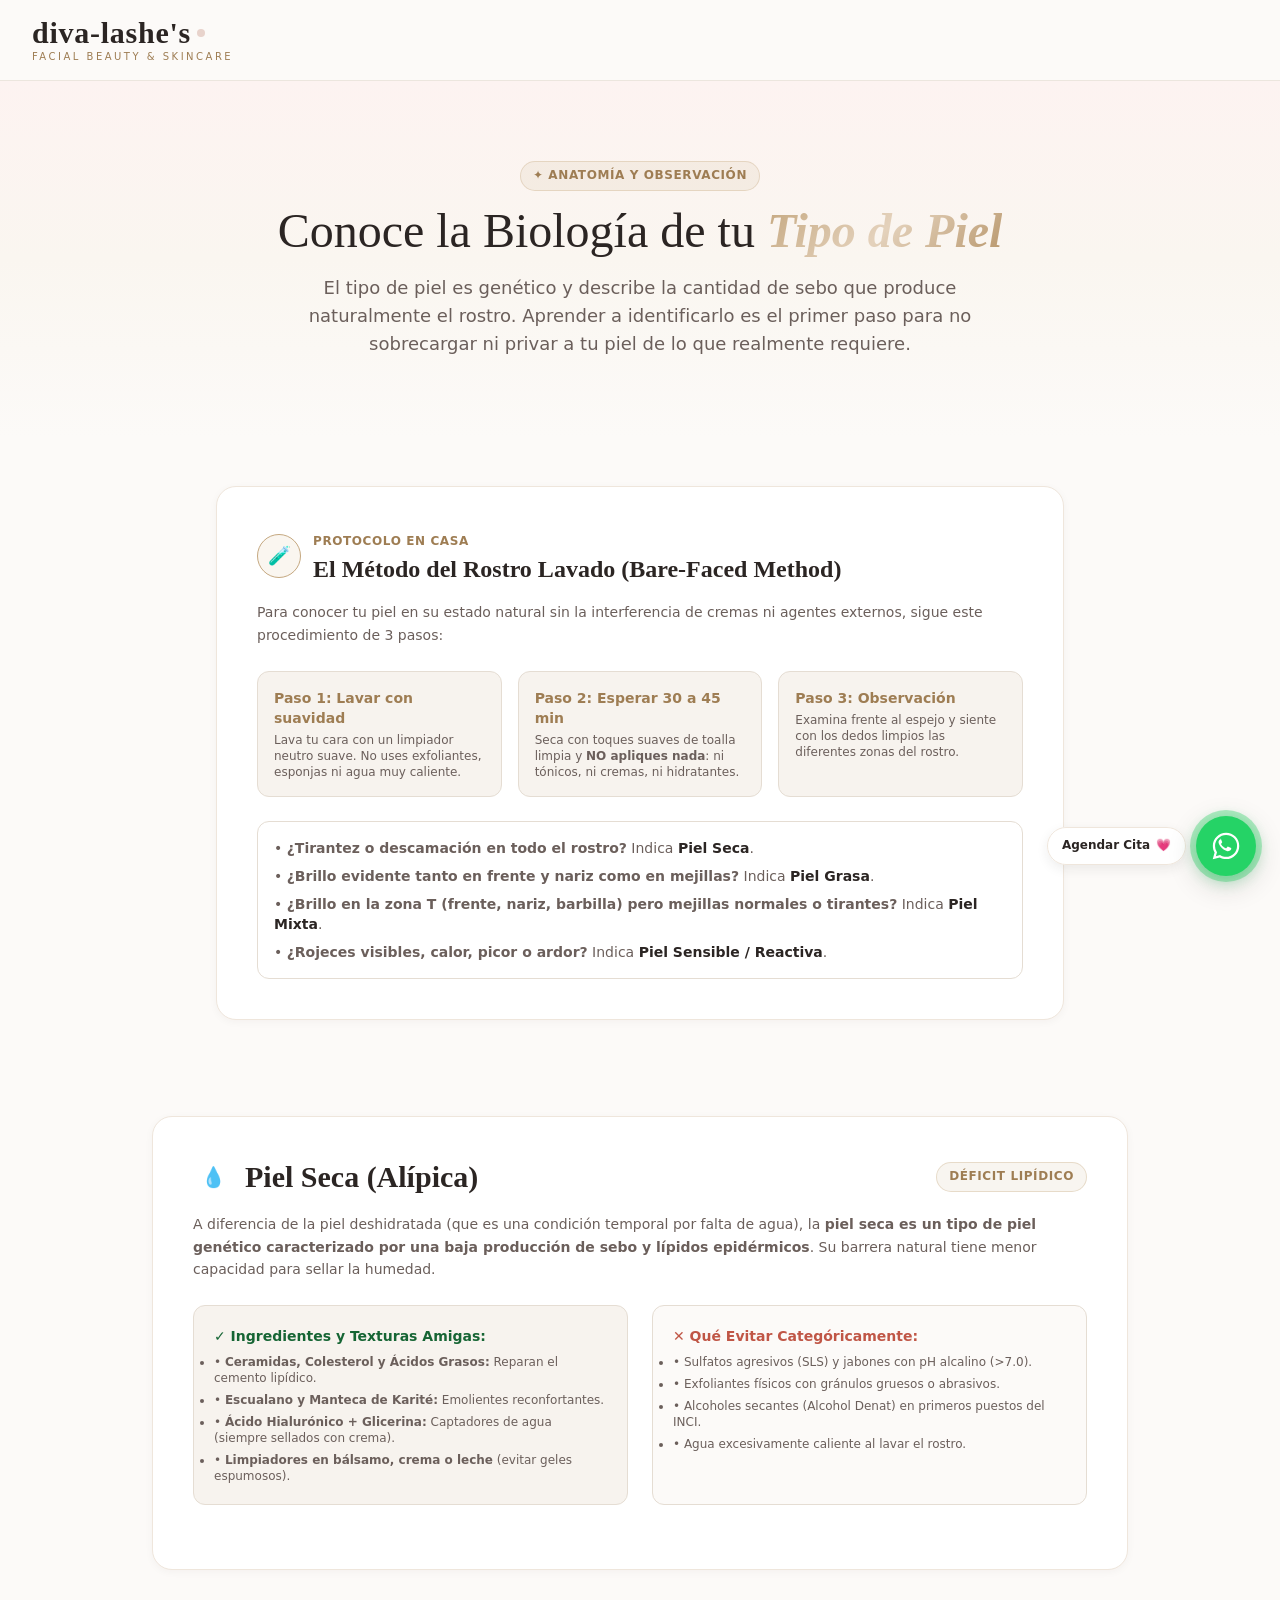
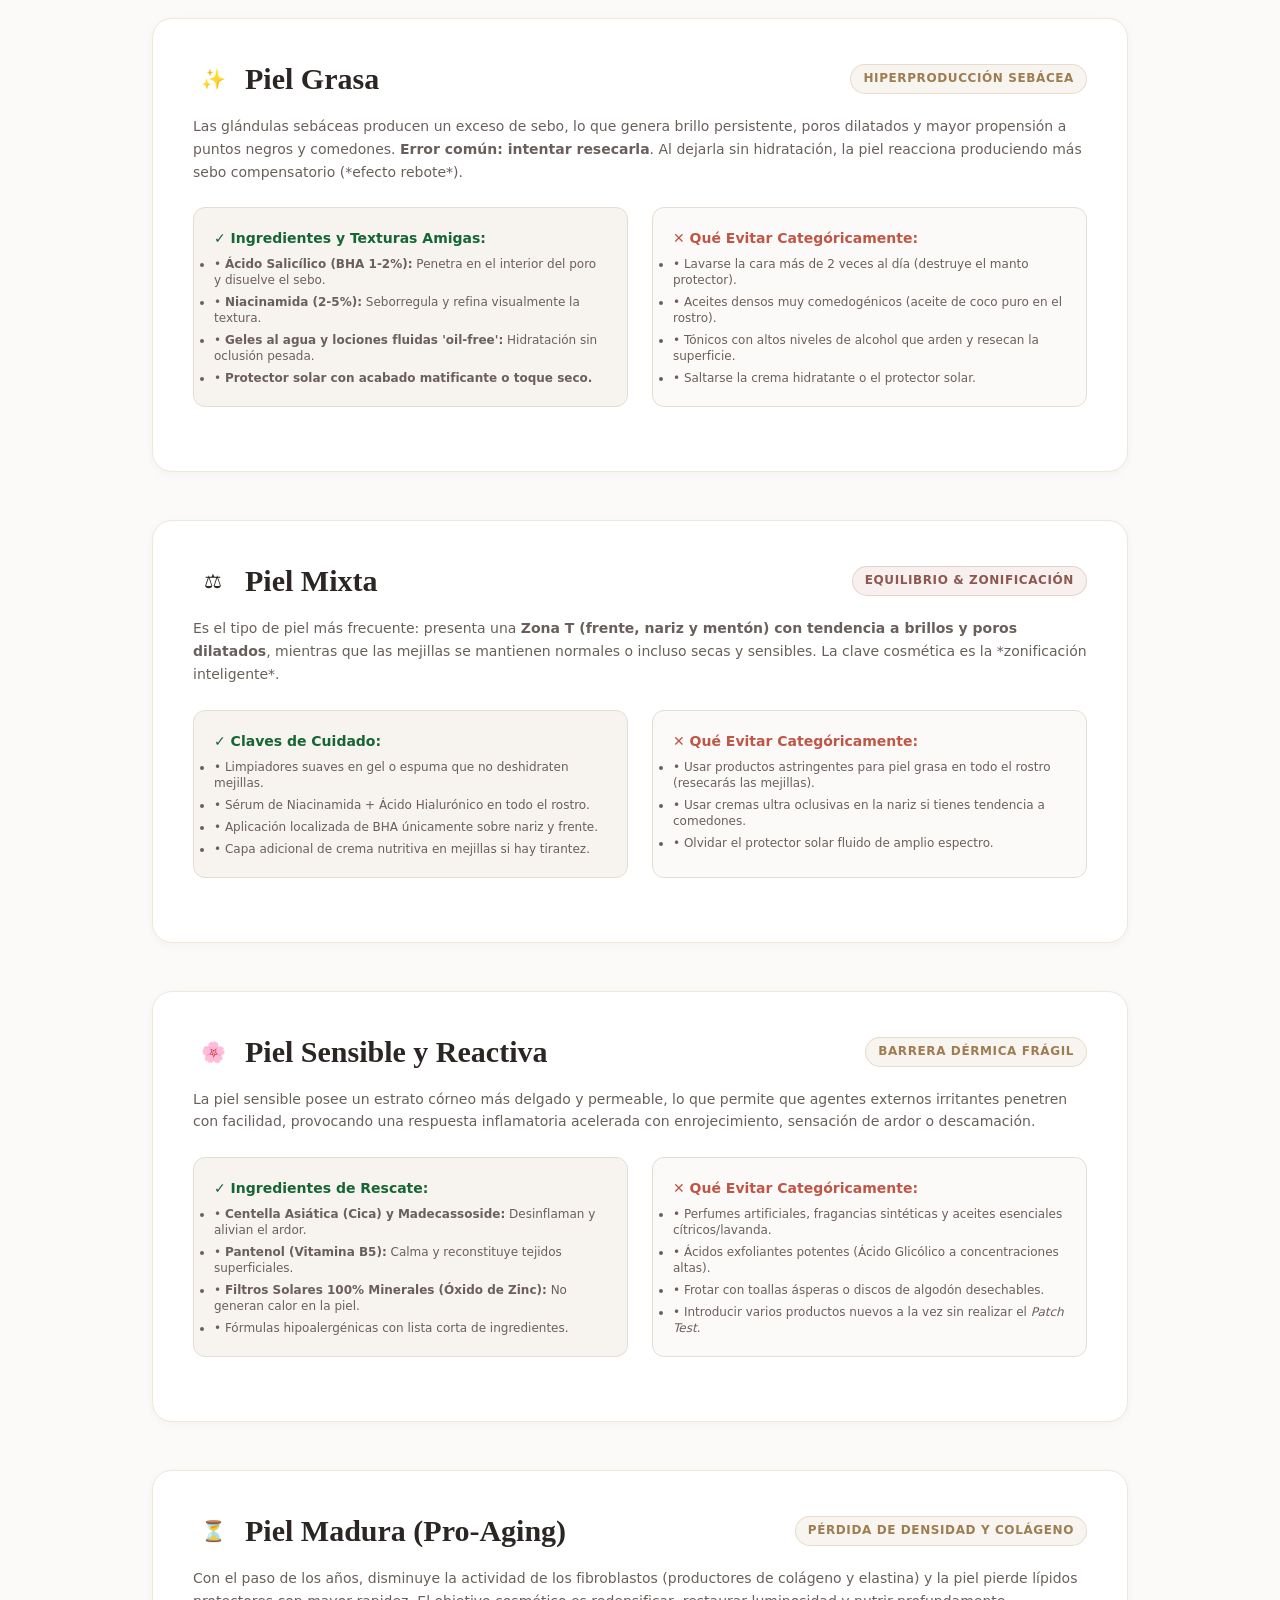
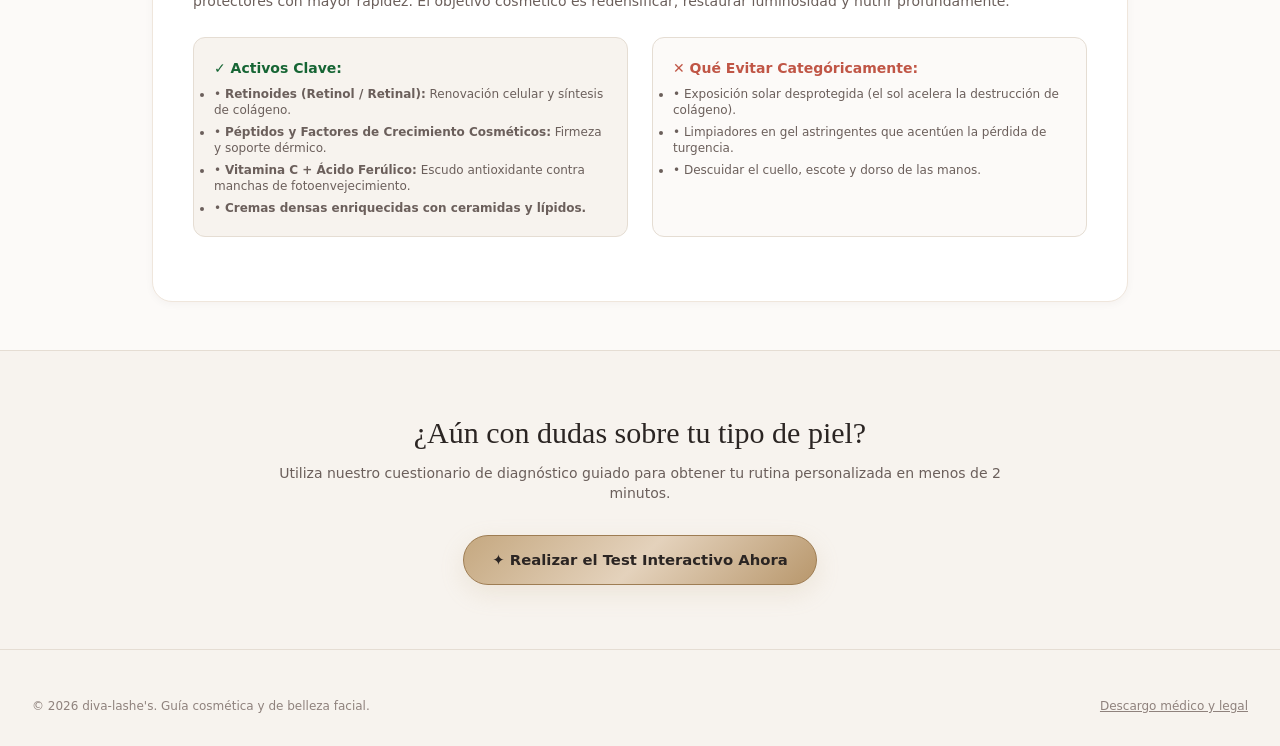
<file: tipos-de-piel.html>
<!DOCTYPE html>
<html lang="es">
<head>
  <meta charset="UTF-8">
  <meta name="viewport" content="width=device-width, initial-scale=1.0">
  <title>Tipos de Piel y Autodiagnóstico | diva-lashe's</title>
  <meta name="description" content="Aprende a identificar tu tipo de piel con el método del rostro lavado en diva-lashe's. Guía experta para piel seca, grasa, mixta, sensible y madura.">
  <link rel="canonical" href="https://diva-lashes.com/tipos-de-piel.html">
  
  <link rel="stylesheet" href="css/tailwind-local.css?v=3.2">
  <link rel="stylesheet" href="css/styles.css?v=3.2">
</head>
<body class="bg-[#FCFAF8] text-[#2B2523] flex flex-col min-h-screen">

  <!-- Header -->
  <header class="header-glass sticky top-0 z-40 transition-all duration-300">
    <div class="max-w-7xl mx-auto px-4 sm:px-6 lg:px-8">
      <div class="flex items-center justify-between h-20">
        <a href="index.html" class="flex flex-col text-left group">
          <div class="flex items-center gap-1.5">
            <span class="font-serif text-2xl sm:text-3xl font-semibold tracking-wide text-[#2B2523] group-hover:text-[#9E7D53] transition-colors">
              diva-lashe's
            </span>
            <span class="inline-block w-2 h-2 rounded-full bg-[#E8D3CC]"></span>
          </div>
          <span class="text-[0.625rem] tracking-[0.25em] uppercase text-[#9E7D53] font-medium -mt-0.5">
            Facial Beauty & Skincare
          </span>
        </a>

        <nav class="hidden lg:flex items-center space-x-7 text-sm font-medium text-[#6B5F5B]">
          <a href="index.html" class="hover:text-[#2B2523] transition-colors">Inicio</a>
          <a href="tipos-de-piel.html" class="text-[#2B2523] font-semibold border-b-2 border-[#C5A880] pb-1">Tipos de Piel</a>
          <a href="rutinas.html" class="hover:text-[#2B2523] transition-colors">Rutinas</a>
          <a href="pasos-cuidado.html" class="hover:text-[#2B2523] transition-colors">Pasos Esenciales</a>
          <a href="preocupaciones.html" class="hover:text-[#2B2523] transition-colors">Preocupaciones</a>
          <a href="ingredientes.html" class="hover:text-[#2B2523] transition-colors">Ingredientes</a>
          <a href="faq.html" class="hover:text-[#2B2523] transition-colors">FAQ & Mitos</a>
        </nav>

        <div class="flex items-center gap-3">
          <a href="index.html#diagnostico-test" class="hidden sm:inline-flex btn-gold text-xs uppercase tracking-wider">
            ✦ Test de Piel
          </a>
          <button id="mobile-menu-toggle" class="lg:hidden p-2 rounded-lg text-[#2B2523] hover:bg-[#F7F3EE]" aria-label="Abrir menú">
            <svg class="w-6 h-6" fill="none" stroke="currentColor" viewBox="0 0 24 24"><path stroke-linecap="round" stroke-linejoin="round" stroke-width="2" d="M4 6h16M4 12h16M4 18h16"></path></svg>
          </button>
        </div>
      </div>
    </div>
  </header>

  <!-- Menú Móvil -->
  <div id="mobile-menu" class="hidden fixed inset-0 z-50 bg-[#FCFAF8]/95 backdrop-blur-md flex flex-col justify-between p-6 overflow-y-auto">
    <div>
      <div class="flex justify-between items-center pb-6 border-b border-[#E5DDD3]">
        <span class="font-serif text-2xl font-semibold text-[#2B2523]">diva-lashe's</span>
        <button id="mobile-menu-close" class="p-2 text-[#2B2523]"><svg class="w-6 h-6" fill="none" stroke="currentColor" viewBox="0 0 24 24"><path stroke-linecap="round" stroke-linejoin="round" stroke-width="2" d="M6 18L18 6M6 6l12 12"></path></svg></button>
      </div>
      <nav class="flex flex-col space-y-4 py-8 text-lg font-medium text-[#2B2523]">
        <a href="index.html">Inicio</a>
        <a href="tipos-de-piel.html" class="text-[#9E7D53] font-semibold">Tipos de Piel & Autodiagnóstico</a>
        <a href="rutinas.html">Rutinas de Mañana y Noche</a>
        <a href="pasos-cuidado.html">Pasos Esenciales del Cuidado</a>
        <a href="preocupaciones.html">Preocupaciones Cutáneas</a>
        <a href="ingredientes.html">Diccionario de Ingredientes & Compatibilidad</a>
        <a href="faq.html">Preguntas Frecuentes & Patch Test</a>
        <a href="aviso-medico.html" class="text-sm text-[#6B5F5B]">Aviso Sanitario y Editorial</a>
      </nav>
    </div>
    <div class="pt-6 border-t border-[#E5DDD3]">
      <a href="index.html#diagnostico-test" class="btn-gold w-full text-center py-3">✦ Iniciar Test de Piel</a>
    </div>
  </div>

  <main class="flex-grow">

    <!-- Hero de Página -->
    <section class="py-12 sm:py-20 bg-gradient-to-b from-[#F7F3EE] to-[#FCFAF8]">
      <div class="max-w-4xl mx-auto px-4 sm:px-6 text-center">
        <span class="badge-gold mb-3">✦ Anatomía y Observación</span>
        <h1 class="font-serif text-3xl sm:text-5xl font-medium text-[#2B2523] mb-4">
          Conoce la Biología de tu <span class="text-gold-gradient font-semibold italic">Tipo de Piel</span>
        </h1>
        <p class="text-base sm:text-lg text-[#6B5F5B] leading-relaxed max-w-2xl mx-auto">
          El tipo de piel es genético y describe la cantidad de sebo que produce naturalmente el rostro. Aprender a identificarlo es el primer paso para no sobrecargar ni privar a tu piel de lo que realmente requiere.
        </p>
      </div>
    </section>

    <!-- EL MÉTODO DEL ROSTRO LAVADO (AUTO-DIAGNÓSTICO OBJETIVO) -->
    <section class="py-12 max-w-4xl mx-auto px-4 sm:px-6">
      <div class="card-luxury p-6 sm:p-10 border-gold bg-[#FCFAF8]">
        <div class="flex items-center gap-3 mb-4">
          <span class="step-number text-base">🧪</span>
          <div>
            <span class="text-xs uppercase font-bold tracking-wider text-[#9E7D53]">Protocolo en Casa</span>
            <h2 class="font-serif text-2xl text-[#2B2523] font-semibold">El Método del Rostro Lavado (Bare-Faced Method)</h2>
          </div>
        </div>

        <p class="text-sm text-[#6B5F5B] mb-6 leading-relaxed">
          Para conocer tu piel en su estado natural sin la interferencia de cremas ni agentes externos, sigue este procedimiento de 3 pasos:
        </p>

        <div class="grid grid-cols-1 md:grid-cols-3 gap-4 mb-6">
          <div class="p-4 rounded-xl bg-[#F7F3EE] border border-[#E5DDD3]">
            <span class="font-bold text-[#9E7D53] text-sm block mb-1">Paso 1: Lavar con suavidad</span>
            <p class="text-xs text-[#6B5F5B]">Lava tu cara con un limpiador neutro suave. No uses exfoliantes, esponjas ni agua muy caliente.</p>
          </div>
          <div class="p-4 rounded-xl bg-[#F7F3EE] border border-[#E5DDD3]">
            <span class="font-bold text-[#9E7D53] text-sm block mb-1">Paso 2: Esperar 30 a 45 min</span>
            <p class="text-xs text-[#6B5F5B]">Seca con toques suaves de toalla limpia y <strong>NO apliques nada</strong>: ni tónicos, ni cremas, ni hidratantes.</p>
          </div>
          <div class="p-4 rounded-xl bg-[#F7F3EE] border border-[#E5DDD3]">
            <span class="font-bold text-[#9E7D53] text-sm block mb-1">Paso 3: Observación</span>
            <p class="text-xs text-[#6B5F5B]">Examina frente al espejo y siente con los dedos limpios las diferentes zonas del rostro.</p>
          </div>
        </div>

        <!-- Interpretación rápida -->
        <div class="p-4 rounded-xl bg-white border border-[#E5DDD3] text-xs sm:text-sm text-[#6B5F5B] space-y-2">
          <p>• <strong>¿Tirantez o descamación en todo el rostro?</strong> Indica <span class="text-[#2B2523] font-semibold">Piel Seca</span>.</p>
          <p>• <strong>¿Brillo evidente tanto en frente y nariz como en mejillas?</strong> Indica <span class="text-[#2B2523] font-semibold">Piel Grasa</span>.</p>
          <p>• <strong>¿Brillo en la zona T (frente, nariz, barbilla) pero mejillas normales o tirantes?</strong> Indica <span class="text-[#2B2523] font-semibold">Piel Mixta</span>.</p>
          <p>• <strong>¿Rojeces visibles, calor, picor o ardor?</strong> Indica <span class="text-[#2B2523] font-semibold">Piel Sensible / Reactiva</span>.</p>
        </div>
      </div>
    </section>

    <!-- GUÍA DETALLADA DE CADA TIPO DE PIEL -->
    <section class="py-12 max-w-5xl mx-auto px-4 sm:px-6 space-y-12">

      <!-- 1. Piel Seca -->
      <article id="piel-seca" class="card-luxury p-8 sm:p-10 border-soft">
        <div class="flex flex-wrap items-center justify-between gap-2 mb-4">
          <div class="flex items-center gap-3">
            <span class="w-10 h-10 rounded-full bg-[#EFE8DE] flex items-center justify-center text-xl">💧</span>
            <h3 class="font-serif text-2xl sm:text-3xl text-[#2B2523] font-semibold">Piel Seca (Alípica)</h3>
          </div>
          <span class="badge-gold">Déficit Lipídico</span>
        </div>

        <p class="text-sm text-[#6B5F5B] leading-relaxed mb-6">
          A diferencia de la piel deshidratada (que es una condición temporal por falta de agua), la <strong>piel seca es un tipo de piel genético caracterizado por una baja producción de sebo y lípidos epidérmicos</strong>. Su barrera natural tiene menor capacidad para sellar la humedad.
        </p>

        <div class="grid grid-cols-1 md:grid-cols-2 gap-6 mb-6">
          <div class="p-5 rounded-xl bg-[#F7F3EE] border border-[#E5DDD3]">
            <h4 class="font-semibold text-sm text-[#2B2523] mb-2 flex items-center gap-1.5 text-green-800">
              ✓ Ingredientes y Texturas Amigas:
            </h4>
            <ul class="text-xs text-[#6B5F5B] space-y-1.5">
              <li>• <strong>Ceramidas, Colesterol y Ácidos Grasos:</strong> Reparan el cemento lipídico.</li>
              <li>• <strong>Escualano y Manteca de Karité:</strong> Emolientes reconfortantes.</li>
              <li>• <strong>Ácido Hialurónico + Glicerina:</strong> Captadores de agua (siempre sellados con crema).</li>
              <li>• <strong>Limpiadores en bálsamo, crema o leche</strong> (evitar geles espumosos).</li>
            </ul>
          </div>

          <div class="p-5 rounded-xl bg-[#FCFAF8] border border-[#E5DDD3]">
            <h4 class="font-semibold text-sm text-[#2B2523] mb-2 flex items-center gap-1.5 text-[#C05646]">
              ✕ Qué Evitar Categóricamente:
            </h4>
            <ul class="text-xs text-[#6B5F5B] space-y-1.5">
              <li>• Sulfatos agresivos (SLS) y jabones con pH alcalino (>7.0).</li>
              <li>• Exfoliantes físicos con gránulos gruesos o abrasivos.</li>
              <li>• Alcoholes secantes (Alcohol Denat) en primeros puestos del INCI.</li>
              <li>• Agua excesivamente caliente al lavar el rostro.</li>
            </ul>
          </div>
        </div>
      </article>

      <!-- 2. Piel Grasa -->
      <article id="piel-grasa" class="card-luxury p-8 sm:p-10 border-soft">
        <div class="flex flex-wrap items-center justify-between gap-2 mb-4">
          <div class="flex items-center gap-3">
            <span class="w-10 h-10 rounded-full bg-[#EFE8DE] flex items-center justify-center text-xl">✨</span>
            <h3 class="font-serif text-2xl sm:text-3xl text-[#2B2523] font-semibold">Piel Grasa</h3>
          </div>
          <span class="badge-gold">Hiperproducción Sebácea</span>
        </div>

        <p class="text-sm text-[#6B5F5B] leading-relaxed mb-6">
          Las glándulas sebáceas producen un exceso de sebo, lo que genera brillo persistente, poros dilatados y mayor propensión a puntos negros y comedones. <strong>Error común: intentar resecarla</strong>. Al dejarla sin hidratación, la piel reacciona produciendo más sebo compensatorio (*efecto rebote*).
        </p>

        <div class="grid grid-cols-1 md:grid-cols-2 gap-6 mb-6">
          <div class="p-5 rounded-xl bg-[#F7F3EE] border border-[#E5DDD3]">
            <h4 class="font-semibold text-sm text-[#2B2523] mb-2 flex items-center gap-1.5 text-green-800">
              ✓ Ingredientes y Texturas Amigas:
            </h4>
            <ul class="text-xs text-[#6B5F5B] space-y-1.5">
              <li>• <strong>Ácido Salicílico (BHA 1-2%):</strong> Penetra en el interior del poro y disuelve el sebo.</li>
              <li>• <strong>Niacinamida (2-5%):</strong> Seborregula y refina visualmente la textura.</li>
              <li>• <strong>Geles al agua y lociones fluidas 'oil-free':</strong> Hidratación sin oclusión pesada.</li>
              <li>• <strong>Protector solar con acabado matificante o toque seco.</strong></li>
            </ul>
          </div>

          <div class="p-5 rounded-xl bg-[#FCFAF8] border border-[#E5DDD3]">
            <h4 class="font-semibold text-sm text-[#2B2523] mb-2 flex items-center gap-1.5 text-[#C05646]">
              ✕ Qué Evitar Categóricamente:
            </h4>
            <ul class="text-xs text-[#6B5F5B] space-y-1.5">
              <li>• Lavarse la cara más de 2 veces al día (destruye el manto protector).</li>
              <li>• Aceites densos muy comedogénicos (aceite de coco puro en el rostro).</li>
              <li>• Tónicos con altos niveles de alcohol que arden y resecan la superficie.</li>
              <li>• Saltarse la crema hidratante o el protector solar.</li>
            </ul>
          </div>
        </div>
      </article>

      <!-- 3. Piel Mixta -->
      <article id="piel-mixta" class="card-luxury p-8 sm:p-10 border-gold">
        <div class="flex flex-wrap items-center justify-between gap-2 mb-4">
          <div class="flex items-center gap-3">
            <span class="w-10 h-10 rounded-full bg-[#E8D5CE]/50 flex items-center justify-center text-xl">⚖️</span>
            <h3 class="font-serif text-2xl sm:text-3xl text-[#2B2523] font-semibold">Piel Mixta</h3>
          </div>
          <span class="badge-blush">Equilibrio & Zonificación</span>
        </div>

        <p class="text-sm text-[#6B5F5B] leading-relaxed mb-6">
          Es el tipo de piel más frecuente: presenta una <strong>Zona T (frente, nariz y mentón) con tendencia a brillos y poros dilatados</strong>, mientras que las mejillas se mantienen normales o incluso secas y sensibles. La clave cosmética es la *zonificación inteligente*.
        </p>

        <div class="grid grid-cols-1 md:grid-cols-2 gap-6 mb-6">
          <div class="p-5 rounded-xl bg-[#F7F3EE] border border-[#E5DDD3]">
            <h4 class="font-semibold text-sm text-[#2B2523] mb-2 flex items-center gap-1.5 text-green-800">
              ✓ Claves de Cuidado:
            </h4>
            <ul class="text-xs text-[#6B5F5B] space-y-1.5">
              <li>• Limpiadores suaves en gel o espuma que no deshidraten mejillas.</li>
              <li>• Sérum de Niacinamida + Ácido Hialurónico en todo el rostro.</li>
              <li>• Aplicación localizada de BHA únicamente sobre nariz y frente.</li>
              <li>• Capa adicional de crema nutritiva en mejillas si hay tirantez.</li>
            </ul>
          </div>

          <div class="p-5 rounded-xl bg-[#FCFAF8] border border-[#E5DDD3]">
            <h4 class="font-semibold text-sm text-[#2B2523] mb-2 flex items-center gap-1.5 text-[#C05646]">
              ✕ Qué Evitar Categóricamente:
            </h4>
            <ul class="text-xs text-[#6B5F5B] space-y-1.5">
              <li>• Usar productos astringentes para piel grasa en todo el rostro (resecarás las mejillas).</li>
              <li>• Usar cremas ultra oclusivas en la nariz si tienes tendencia a comedones.</li>
              <li>• Olvidar el protector solar fluido de amplio espectro.</li>
            </ul>
          </div>
        </div>
      </article>

      <!-- 4. Piel Sensible y Reactiva -->
      <article id="piel-sensible" class="card-luxury p-8 sm:p-10 border-soft">
        <div class="flex flex-wrap items-center justify-between gap-2 mb-4">
          <div class="flex items-center gap-3">
            <span class="w-10 h-10 rounded-full bg-[#EFE8DE] flex items-center justify-center text-xl">🌸</span>
            <h3 class="font-serif text-2xl sm:text-3xl text-[#2B2523] font-semibold">Piel Sensible y Reactiva</h3>
          </div>
          <span class="badge-gold">Barrera Dérmica Frágil</span>
        </div>

        <p class="text-sm text-[#6B5F5B] leading-relaxed mb-6">
          La piel sensible posee un estrato córneo más delgado y permeable, lo que permite que agentes externos irritantes penetren con facilidad, provocando una respuesta inflamatoria acelerada con enrojecimiento, sensación de ardor o descamación.
        </p>

        <div class="grid grid-cols-1 md:grid-cols-2 gap-6 mb-6">
          <div class="p-5 rounded-xl bg-[#F7F3EE] border border-[#E5DDD3]">
            <h4 class="font-semibold text-sm text-[#2B2523] mb-2 flex items-center gap-1.5 text-green-800">
              ✓ Ingredientes de Rescate:
            </h4>
            <ul class="text-xs text-[#6B5F5B] space-y-1.5">
              <li>• <strong>Centella Asiática (Cica) y Madecassoside:</strong> Desinflaman y alivian el ardor.</li>
              <li>• <strong>Pantenol (Vitamina B5):</strong> Calma y reconstituye tejidos superficiales.</li>
              <li>• <strong>Filtros Solares 100% Minerales (Óxido de Zinc):</strong> No generan calor en la piel.</li>
              <li>• Fórmulas hipoalergénicas con lista corta de ingredientes.</li>
            </ul>
          </div>

          <div class="p-5 rounded-xl bg-[#FCFAF8] border border-[#E5DDD3]">
            <h4 class="font-semibold text-sm text-[#2B2523] mb-2 flex items-center gap-1.5 text-[#C05646]">
              ✕ Qué Evitar Categóricamente:
            </h4>
            <ul class="text-xs text-[#6B5F5B] space-y-1.5">
              <li>• Perfumes artificiales, fragancias sintéticas y aceites esenciales cítricos/lavanda.</li>
              <li>• Ácidos exfoliantes potentes (Ácido Glicólico a concentraciones altas).</li>
              <li>• Frotar con toallas ásperas o discos de algodón desechables.</li>
              <li>• Introducir varios productos nuevos a la vez sin realizar el <em>Patch Test</em>.</li>
            </ul>
          </div>
        </div>
      </article>

      <!-- 5. Piel Madura -->
      <article id="piel-madura" class="card-luxury p-8 sm:p-10 border-soft">
        <div class="flex flex-wrap items-center justify-between gap-2 mb-4">
          <div class="flex items-center gap-3">
            <span class="w-10 h-10 rounded-full bg-[#EFE8DE] flex items-center justify-center text-xl">⏳</span>
            <h3 class="font-serif text-2xl sm:text-3xl text-[#2B2523] font-semibold">Piel Madura (Pro-Aging)</h3>
          </div>
          <span class="badge-gold">Pérdida de Densidad y Colágeno</span>
        </div>

        <p class="text-sm text-[#6B5F5B] leading-relaxed mb-6">
          Con el paso de los años, disminuye la actividad de los fibroblastos (productores de colágeno y elastina) y la piel pierde lípidos protectores con mayor rapidez. El objetivo cosmético es redensificar, restaurar luminosidad y nutrir profundamente.
        </p>

        <div class="grid grid-cols-1 md:grid-cols-2 gap-6 mb-6">
          <div class="p-5 rounded-xl bg-[#F7F3EE] border border-[#E5DDD3]">
            <h4 class="font-semibold text-sm text-[#2B2523] mb-2 flex items-center gap-1.5 text-green-800">
              ✓ Activos Clave:
            </h4>
            <ul class="text-xs text-[#6B5F5B] space-y-1.5">
              <li>• <strong>Retinoides (Retinol / Retinal):</strong> Renovación celular y síntesis de colágeno.</li>
              <li>• <strong>Péptidos y Factores de Crecimiento Cosméticos:</strong> Firmeza y soporte dérmico.</li>
              <li>• <strong>Vitamina C + Ácido Ferúlico:</strong> Escudo antioxidante contra manchas de fotoenvejecimiento.</li>
              <li>• <strong>Cremas densas enriquecidas con ceramidas y lípidos.</strong></li>
            </ul>
          </div>

          <div class="p-5 rounded-xl bg-[#FCFAF8] border border-[#E5DDD3]">
            <h4 class="font-semibold text-sm text-[#2B2523] mb-2 flex items-center gap-1.5 text-[#C05646]">
              ✕ Qué Evitar Categóricamente:
            </h4>
            <ul class="text-xs text-[#6B5F5B] space-y-1.5">
              <li>• Exposición solar desprotegida (el sol acelera la destrucción de colágeno).</li>
              <li>• Limpiadores en gel astringentes que acentúen la pérdida de turgencia.</li>
              <li>• Descuidar el cuello, escote y dorso de las manos.</li>
            </ul>
          </div>
        </div>
      </article>

    </section>

    <!-- LLAMADA AL TEST INTERACTIVO -->
    <section class="py-16 bg-[#F7F3EE] border-t border-[#E5DDD3]">
      <div class="max-w-3xl mx-auto px-4 text-center">
        <h2 class="font-serif text-3xl text-[#2B2523] mb-3">¿Aún con dudas sobre tu tipo de piel?</h2>
        <p class="text-sm text-[#6B5F5B] mb-8">
          Utiliza nuestro cuestionario de diagnóstico guiado para obtener tu rutina personalizada en menos de 2 minutos.
        </p>
        <a href="index.html#diagnostico-test" class="btn-gold">
          ✦ Realizar el Test Interactivo Ahora
        </a>
      </div>
    </section>

  </main>

  <!-- Footer -->
  <footer class="bg-[#F7F3EE] border-t border-[#E5DDD3] pt-12 pb-8 text-[#6B5F5B] text-sm">
    <div class="max-w-7xl mx-auto px-4 sm:px-6 lg:px-8">
      <div class="flex flex-col sm:flex-row items-center justify-between text-xs text-[#8F827D]">
        <p>© 2026 diva-lashe's. Guía cosmética y de belleza facial.</p>
        <a href="aviso-medico.html" class="hover:text-[#2B2523] mt-2 sm:mt-0 underline">Descargo médico y legal</a>
      </div>
    </div>
  </footer>

  <script src="js/main.js?v=3.1"></script>
  <!-- ============================================== -->
  <!-- BOTÓN FLOTANTE PROFESIONAL DE WHATSAPP         -->
  <!-- ============================================== -->
  <aside class="whatsapp-widget-container" aria-label="Contacto por WhatsApp para citas">
    <a id="whatsapp-floating-tooltip"
       href="https://api.whatsapp.com/send?phone=573001234567&text=%C2%A1Hola%21%20%F0%9F%92%97%20Bienvenida%20a%20diva-lashe%27s.%20Quiero%20agendar%20una%20cita.%20Mi%20nombre%20es%3A%20____.%20El%20servicio%20que%20me%20interesa%20es%3A%20____.%20La%20fecha%20que%20prefiero%20es%3A%20____.%20El%20horario%20que%20prefiero%20es%3A%20____.%20%C2%BFMe%20pueden%20confirmar%20la%20disponibilidad%3F%20Gracias."
       target="_blank"
       rel="noopener noreferrer"
       class="whatsapp-float-tooltip"
       aria-label="Abrir chat de WhatsApp para agendar una cita">
      <span>Agendar Cita</span>
      <span style="color: #9E5B53;">💗</span>
    </a>

    <a id="whatsapp-floating-btn"
       href="https://api.whatsapp.com/send?phone=573001234567&text=%C2%A1Hola%21%20%F0%9F%92%97%20Bienvenida%20a%20diva-lashe%27s.%20Quiero%20agendar%20una%20cita.%20Mi%20nombre%20es%3A%20____.%20El%20servicio%20que%20me%20interesa%20es%3A%20____.%20La%20fecha%20que%20prefiero%20es%3A%20____.%20El%20horario%20que%20prefiero%20es%3A%20____.%20%C2%BFMe%20pueden%20confirmar%20la%20disponibilidad%3F%20Gracias."
       target="_blank"
       rel="noopener noreferrer"
       class="whatsapp-float-btn"
       aria-label="Contactar por WhatsApp para agendar una cita">
      <span class="whatsapp-pulse-ring"></span>
      <svg viewBox="0 0 24 24" aria-hidden="true">
        <path d="M12.04 2c-5.46 0-9.91 4.45-9.91 9.91 0 1.75.46 3.45 1.32 4.95L2.05 22l5.25-1.38c1.45.79 3.08 1.21 4.74 1.21 5.46 0 9.91-4.45 9.91-9.91 0-2.65-1.03-5.14-2.9-7.01A9.816 9.816 0 0012.04 2zm.01 1.67c2.2 0 4.26.86 5.82 2.41a8.196 8.196 0 012.41 5.83c0 4.54-3.7 8.24-8.24 8.24-1.48 0-2.93-.4-4.2-1.15l-.3-.18-3.12.82.83-3.04-.2-.31a8.19 8.19 0 01-1.26-4.38c0-4.54 3.7-8.24 8.24-8.24h-.18zm-3.57 3.12c-.2 0-.41.01-.58.07-.22.08-.5.23-.67.45-.25.32-.82.8-.82 1.95s.84 2.27.96 2.43c.12.16 1.65 2.52 4 3.53.56.24 1 .38 1.34.49.56.18 1.07.15 1.48.09.45-.07 1.38-.56 1.57-1.11.2-.55.2-1.02.14-1.11-.06-.1-.22-.16-.47-.28-.25-.13-1.48-.73-1.71-.81-.23-.08-.4-.13-.57.12-.17.25-.66.81-.81.98-.15.17-.3.19-.55.07-.25-.12-1.06-.39-2.02-1.25-.75-.67-1.25-1.5-1.4-1.75-.15-.25-.02-.39.11-.51.11-.11.25-.29.38-.43.12-.15.16-.25.24-.42.08-.17.04-.32-.02-.45-.06-.12-.57-1.37-.78-1.88-.2-.49-.4-.42-.58-.43h-.32z"/>
      </svg>
    </a>
  </aside>

  <script src="js/whatsappButton.js?v=3.2"></script>

</body>
</html>
</file>
<file: css/styles.css>
:root {
  --bg-base: #FCFAF8;
  --bg-cream: #FAF6F0;
  --bg-muted: #F3ECE2;
  --surface-card: #FFFFFF;
  --border-soft: #EFE6DC;
  --border-gold: rgba(197, 168, 128, 0.45);
  
  /* Paleta Femenina Diva-Lashe's */
  --pink-soft: #FDF3F1;
  --pink-petal: #F8E7E3;
  --pink-blush: #E8D3CC;
  --pink-rose: #D8B4A9;
  --pink-deep: #9E5B53;
  
  --accent-blush: #E8D5CE;
  --accent-blush-light: #FDF5F2;
  --accent-blush-dark: #D4B2A7;
  
  --accent-gold: #C5A880;
  --accent-gold-light: #E4D2BC;
  --accent-gold-dark: #9E7D53;
  --accent-gold-gradient: linear-gradient(135deg, #C5A880 0%, #E4D2BC 50%, #B8976C 100%);
  --accent-pink-gradient: linear-gradient(135deg, #FDF3F1 0%, #F8E7E3 50%, #F5DBD4 100%);
  
  --text-primary: #2B2523;
  --text-secondary: #6B5F5B;
  --text-muted: #8F827D;
  
  --status-safe: #4A7C59;
  --status-safe-bg: #EDF5F0;
  --status-warn: #C88338;
  --status-warn-bg: #FDF6EC;
  --status-danger: #C05646;
  --status-danger-bg: #FDF0ED;

  --shadow-sm: 0 2px 8px rgba(43, 37, 35, 0.04);
  --shadow-md: 0 8px 24px rgba(43, 37, 35, 0.06);
  --shadow-lg: 0 16px 40px rgba(43, 37, 35, 0.08);
  --shadow-gold: 0 8px 25px rgba(197, 168, 128, 0.2);
}

* {
  box-sizing: border-box;
  margin: 0;
  padding: 0;
}

html {
  scroll-behavior: smooth;
  font-size: 16px;
  background-color: var(--bg-base);
  color: var(--text-primary);
  font-family: 'Plus Jakarta Sans', system-ui, -apple-system, sans-serif;
  -webkit-font-smoothing: antialiased;
  overflow-x: hidden;
  max-width: 100%;
}

body {
  min-height: 100vh;
  display: flex;
  flex-direction: column;
  background-color: var(--bg-base);
  color: var(--text-primary);
  line-height: 1.65;
  overflow-x: hidden;
  max-width: 100%;
}

/* Typography */
.font-serif {
  font-family: 'Playfair Display', 'Cormorant Garamond', Georgia, serif;
}

.font-editorial {
  font-family: 'Cormorant Garamond', Georgia, serif;
}

.font-sans {
  font-family: 'Plus Jakarta Sans', system-ui, sans-serif;
}

/* Gold Text Gradient */
.text-gold-gradient {
  background: var(--accent-gold-gradient);
  -webkit-background-clip: text;
  -webkit-text-fill-color: transparent;
}

/* Luxury Cards */
.card-luxury {
  background-color: var(--surface-card);
  border: 1px solid var(--border-soft);
  border-radius: 1.25rem;
  transition: all 0.3s cubic-bezier(0.16, 1, 0.3, 1);
  box-shadow: var(--shadow-sm);
}

.card-luxury:hover {
  transform: translateY(-4px);
  border-color: var(--border-gold);
  box-shadow: var(--shadow-md);
}

.card-cream {
  background-color: var(--bg-cream);
  border: 1px solid var(--border-soft);
  border-radius: 1.25rem;
}

.card-blush {
  background-color: var(--accent-blush-light);
  border: 1px solid rgba(212, 178, 167, 0.4);
  border-radius: 1.25rem;
}

/* Badges & Tags */
.badge-gold {
  display: inline-flex;
  align-items: center;
  gap: 0.35rem;
  padding: 0.25rem 0.75rem;
  border-radius: 9999px;
  font-size: 0.75rem;
  font-weight: 600;
  letter-spacing: 0.05em;
  text-transform: uppercase;
  background: rgba(197, 168, 128, 0.12);
  color: var(--accent-gold-dark);
  border: 1px solid rgba(197, 168, 128, 0.35);
}

.badge-blush {
  display: inline-flex;
  align-items: center;
  gap: 0.35rem;
  padding: 0.25rem 0.75rem;
  border-radius: 9999px;
  font-size: 0.75rem;
  font-weight: 600;
  letter-spacing: 0.05em;
  text-transform: uppercase;
  background: rgba(232, 213, 206, 0.35);
  color: #8C5850;
  border: 1px solid rgba(212, 178, 167, 0.5);
}

/* Buttons */
.btn-primary {
  display: inline-flex;
  align-items: center;
  justify-content: center;
  gap: 0.5rem;
  padding: 0.75rem 1.75rem;
  border-radius: 9999px;
  font-weight: 600;
  font-size: 0.925rem;
  color: #FFFFFF;
  background: var(--text-primary);
  border: 1px solid var(--text-primary);
  transition: all 0.25s ease;
  cursor: pointer;
  text-decoration: none;
}

.btn-primary:hover {
  background: #3E3634;
  border-color: #3E3634;
  transform: translateY(-1px);
  box-shadow: var(--shadow-sm);
}

.btn-gold {
  display: inline-flex;
  align-items: center;
  justify-content: center;
  gap: 0.5rem;
  padding: 0.75rem 1.75rem;
  border-radius: 9999px;
  font-weight: 600;
  font-size: 0.925rem;
  color: #2B2523;
  background: var(--accent-gold-gradient);
  border: 1px solid var(--accent-gold-dark);
  box-shadow: var(--shadow-gold);
  transition: all 0.25s ease;
  cursor: pointer;
  text-decoration: none;
}

.btn-gold:hover {
  transform: translateY(-2px);
  box-shadow: 0 10px 28px rgba(197, 168, 128, 0.35);
}

.btn-outline {
  display: inline-flex;
  align-items: center;
  justify-content: center;
  gap: 0.5rem;
  padding: 0.75rem 1.75rem;
  border-radius: 9999px;
  font-weight: 600;
  font-size: 0.925rem;
  color: var(--text-primary);
  background: transparent;
  border: 1px solid var(--border-soft);
  transition: all 0.25s ease;
  cursor: pointer;
  text-decoration: none;
}

.btn-outline:hover {
  background: var(--bg-cream);
  border-color: var(--accent-gold);
  color: var(--text-primary);
}

/* Glassmorphism Navigation */
.header-glass {
  background-color: rgba(252, 250, 248, 0.92);
  backdrop-filter: blur(12px);
  -webkit-backdrop-filter: blur(12px);
  border-bottom: 1px solid rgba(229, 221, 211, 0.7);
}

/* Callouts & Warnings */
.callout-warning {
  background-color: var(--status-warn-bg);
  border-left: 4px solid var(--status-warn);
  padding: 1.25rem;
  border-radius: 0.75rem;
  color: #7A4B1A;
}

.callout-safe {
  background-color: var(--status-safe-bg);
  border-left: 4px solid var(--status-safe);
  padding: 1.25rem;
  border-radius: 0.75rem;
  color: #2C5237;
}

.callout-danger {
  background-color: var(--status-danger-bg);
  border-left: 4px solid var(--status-danger);
  padding: 1.25rem;
  border-radius: 0.75rem;
  color: #8C2C22;
}

/* Step timeline numbers */
.step-number {
  width: 2.75rem;
  height: 2.75rem;
  border-radius: 50%;
  display: flex;
  align-items: center;
  justify-content: center;
  font-family: 'Playfair Display', serif;
  font-weight: 600;
  font-size: 1.15rem;
  background: var(--bg-cream);
  border: 1px solid var(--accent-gold);
  color: var(--accent-gold-dark);
}

/* Accessibility Focus Outline */
a:focus-visible, button:focus-visible, input:focus-visible, select:focus-visible {
  outline: 2px solid var(--accent-gold-dark);
  outline-offset: 3px;
}

/* Subtle decorative divider */
.gold-divider {
  height: 1px;
  background: linear-gradient(90deg, transparent 0%, rgba(197, 168, 128, 0.5) 50%, transparent 100%);
  margin: 2rem 0;
}

/* Modal styles */
.modal-overlay {
  background-color: rgba(43, 37, 35, 0.45);
  backdrop-filter: blur(4px);
  transition: opacity 0.3s ease;
}

/* Custom Scrollbar */
::-webkit-scrollbar {
  width: 8px;
}

::-webkit-scrollbar-track {
  background: var(--bg-cream);
}

::-webkit-scrollbar-thumb {
  background: #D8CEBE;
  border-radius: 4px;
}

::-webkit-scrollbar-thumb:hover {
  background: #C5A880;
}

@keyframes fadeIn {
  from {
    opacity: 0;
    transform: translateY(6px);
  }
  to {
    opacity: 1;
    transform: translateY(0);
  }
}

.animate-fade-in {
  animation: fadeIn 0.35s cubic-bezier(0.16, 1, 0.3, 1) forwards;
}

/* ==========================================================================
   BOTÓN FLOTANTE PROFESIONAL DE WHATSAPP - diva-lashe's
   ========================================================================== */
.whatsapp-widget-container {
  position: fixed !important;
  bottom: 1.5rem !important;
  right: 1.5rem !important;
  bottom: max(1.5rem, env(safe-area-inset-bottom, 1.5rem)) !important;
  right: max(1.5rem, env(safe-area-inset-right, 1.5rem)) !important;
  z-index: 9999 !important;
  display: flex !important;
  align-items: center !important;
  gap: 0.625rem;
  pointer-events: auto !important;
}

.whatsapp-float-btn {
  position: relative;
  width: 3.75rem;
  height: 3.75rem;
  border-radius: 9999px;
  background-color: #25D366;
  color: #FFFFFF;
  display: flex;
  align-items: center;
  justify-content: center;
  box-shadow: 0 4px 16px rgba(37, 211, 102, 0.4), 0 8px 30px rgba(43, 37, 35, 0.2);
  transition: transform 0.3s cubic-bezier(0.16, 1, 0.3, 1), box-shadow 0.3s ease, background-color 0.2s ease;
  text-decoration: none;
  -webkit-tap-highlight-color: transparent;
}

.whatsapp-float-btn:hover {
  background-color: #20BA5A;
  transform: scale(1.08) translateY(-2px);
  box-shadow: 0 8px 24px rgba(37, 211, 102, 0.45), 0 12px 35px rgba(43, 37, 35, 0.22);
  color: #FFFFFF;
}

.whatsapp-float-btn:active {
  transform: scale(0.95);
}

.whatsapp-float-btn svg {
  width: 2rem;
  height: 2rem;
  fill: currentColor;
}

/* Efecto de pulso suave exterior */
.whatsapp-pulse-ring {
  position: absolute;
  inset: -0.35rem;
  border-radius: 9999px;
  background-color: rgba(37, 211, 102, 0.35);
  animation: whatsappPulse 2.8s infinite cubic-bezier(0.4, 0, 0.6, 1);
  z-index: -1;
  pointer-events: none;
}

@keyframes whatsappPulse {
  0% {
    transform: scale(0.95);
    opacity: 0.8;
  }
  50% {
    transform: scale(1.18);
    opacity: 0;
  }
  100% {
    transform: scale(0.95);
    opacity: 0;
  }
}

/* Tooltip elegante femenino para desktop */
.whatsapp-float-tooltip {
  display: none;
  align-items: center;
  gap: 0.375rem;
  padding: 0.5rem 0.875rem;
  border-radius: 9999px;
  background-color: rgba(255, 255, 255, 0.95);
  backdrop-filter: blur(8px);
  -webkit-backdrop-filter: blur(8px);
  color: var(--text-primary);
  font-size: 0.75rem;
  font-weight: 600;
  border: 1px solid var(--border-soft);
  box-shadow: 0 4px 12px rgba(43, 37, 35, 0.08);
  white-space: nowrap;
  transition: all 0.25s ease;
  pointer-events: auto;
  text-decoration: none;
}

.whatsapp-widget-container:hover .whatsapp-float-tooltip {
  border-color: var(--accent-gold);
  color: var(--accent-gold-dark);
}

@media (min-width: 640px) {
  .whatsapp-float-tooltip {
    display: inline-flex;
  }
}

@media (max-width: 639px) {
  .whatsapp-widget-container {
    bottom: 1.25rem !important;
    right: 1.25rem !important;
  }
  .whatsapp-float-btn {
    width: 3.35rem;
    height: 3.35rem;
  }
  .whatsapp-float-btn svg {
    width: 1.85rem;
    height: 1.85rem;
  }
}

/* ==========================================================================
   ETIQUETA DE DURACIÓN SOBRE IMÁGENES DE SERVICIOS / PROCEDIMIENTOS
   ========================================================================== */
.service-duration-badge {
  position: absolute !important;
  top: 0.65rem !important;
  right: 0.65rem !important;
  z-index: 30 !important;
  display: inline-flex !important;
  align-items: center !important;
  gap: 0.35rem !important;
  padding: 0.32rem 0.75rem !important;
  border-radius: 9999px !important;
  font-size: 0.78rem !important;
  font-weight: 700 !important;
  letter-spacing: 0.02em !important;
  line-height: 1 !important;
  background: linear-gradient(135deg, #9E5B53 0%, #833E37 100%) !important;
  color: #FFFFFF !important;
  border: 1.5px solid rgba(255, 255, 255, 0.75) !important;
  backdrop-filter: blur(8px) !important;
  -webkit-backdrop-filter: blur(8px) !important;
  box-shadow: 0 4px 14px rgba(43, 37, 35, 0.32) !important;
  pointer-events: none !important;
  white-space: nowrap !important;
  text-shadow: 0 1px 2px rgba(0, 0, 0, 0.2) !important;
}

.service-duration-badge.confirmed {
  background: linear-gradient(135deg, #9E5B53 0%, #833E37 100%) !important;
  color: #FFFFFF !important;
  border: 1.5px solid rgba(255, 255, 255, 0.75) !important;
}

.service-duration-badge.pending {
  background-color: rgba(158, 91, 83, 0.9) !important;
  color: #FFFFFF !important;
  border: 1px dashed rgba(255, 255, 255, 0.8) !important;
}

.service-book-btn {
  display: inline-flex;
  align-items: center;
  gap: 0.35rem;
  font-size: 0.75rem;
  font-weight: 600;
  color: #9E5B53;
  transition: color 0.2s ease, transform 0.2s ease;
  text-decoration: none;
}

.service-book-btn:hover {
  color: #2B2523;
  transform: translateX(2px);
}

/* ==========================================================================
   PROMPT 9 — PRESENTACIÓN DE BIENVENIDA & ANIMACIÓN GIF diva-lashe's
   ========================================================================== */
.welcome-hero-section {
  position: relative;
  background: radial-gradient(circle at 50% 20%, #FFF5F2 0%, #FAF0EC 45%, #FCFAF8 100%);
}

.welcome-bg-glow {
  position: absolute;
  inset: 0;
  overflow: hidden;
  pointer-events: none;
}

.welcome-orb {
  position: absolute;
  border-radius: 9999px;
  filter: blur(60px);
  opacity: 0.6;
  pointer-events: none;
}

.welcome-orb.orb-1 {
  width: 20rem;
  height: 20rem;
  top: -5rem;
  left: 10%;
  background: radial-gradient(circle, rgba(232, 211, 204, 0.7) 0%, rgba(247, 232, 228, 0) 70%);
  animation: orbFloat 8s ease-in-out infinite alternate;
}

.welcome-orb.orb-2 {
  width: 24rem;
  height: 24rem;
  top: 10%;
  right: 5%;
  background: radial-gradient(circle, rgba(229, 204, 168, 0.5) 0%, rgba(250, 242, 238, 0) 70%);
  animation: orbFloat 10s ease-in-out infinite alternate-reverse;
}

.welcome-orb.orb-3 {
  width: 18rem;
  height: 18rem;
  bottom: 0;
  left: 30%;
  background: radial-gradient(circle, rgba(246, 223, 217, 0.6) 0%, rgba(252, 250, 248, 0) 70%);
  animation: orbFloat 9s ease-in-out infinite alternate;
}

@keyframes orbFloat {
  0% { transform: translate(0, 0) scale(1); }
  50% { transform: translate(15px, 20px) scale(1.08); }
  100% { transform: translate(-10px, 10px) scale(0.95); }
}

/* Tipografía animada de la marca diva-lashe's */
.brand-text-shimmer {
  display: inline-block;
  background: linear-gradient(120deg, #9E5B53 0%, #D4AF37 30%, #9E5B53 60%, #7D3E37 100%);
  background-size: 250% auto;
  -webkit-background-clip: text;
  background-clip: text;
  -webkit-text-fill-color: transparent;
  color: #9E5B53;
  animation: brandShimmer 5s ease-in-out infinite;
  text-shadow: 0 2px 20px rgba(158, 91, 83, 0.15);
}

@keyframes brandShimmer {
  0%, 100% {
    background-position: 0% 50%;
  }
  50% {
    background-position: 100% 50%;
  }
}

/* Partículas flotantes delicadas (pétalos y destellos) */
.floating-elements-container {
  position: absolute;
  inset: 0;
  pointer-events: none;
}

.sparkle-particle {
  position: absolute;
  user-select: none;
  pointer-events: none;
  font-size: 1rem;
  opacity: 0.75;
  filter: drop-shadow(0 2px 6px rgba(158, 91, 83, 0.2));
  animation: floatAndTwinkle 6s ease-in-out infinite;
}

.sparkle-particle.sp-1 { top: 12%; left: 8%; animation-delay: 0s; font-size: 1.15rem; color: #C5A880; }
.sparkle-particle.sp-2 { top: 22%; right: 10%; animation-delay: 1.2s; font-size: 1.2rem; }
.sparkle-particle.sp-3 { top: 48%; left: 5%; animation-delay: 2.5s; font-size: 0.9rem; color: #9E5B53; }
.sparkle-particle.sp-4 { top: 35%; right: 7%; animation-delay: 0.8s; font-size: 1.35rem; }
.sparkle-particle.sp-5 { bottom: 25%; left: 12%; animation-delay: 3.2s; font-size: 1.1rem; }
.sparkle-particle.sp-6 { bottom: 18%; right: 14%; animation-delay: 1.8s; font-size: 0.85rem; color: #C5A880; }
.sparkle-particle.sp-7 { top: 8%; right: 28%; animation-delay: 4.1s; font-size: 1.25rem; }
.sparkle-particle.sp-8 { bottom: 12%; left: 32%; animation-delay: 2.9s; font-size: 1.05rem; }

@keyframes floatAndTwinkle {
  0%, 100% {
    transform: translateY(0) rotate(0deg) scale(0.9);
    opacity: 0.65;
  }
  50% {
    transform: translateY(-18px) rotate(12deg) scale(1.15);
    opacity: 1;
  }
}

.animate-pulse-gentle {
  animation: pulseGentle 4s ease-in-out infinite;
}

@keyframes pulseGentle {
  0%, 100% {
    transform: scale(1);
    opacity: 0.75;
  }
  50% {
    transform: scale(1.02);
    opacity: 0.95;
  }
}

@media (max-width: 640px) {
  .sparkle-particle.sp-1,
  .sparkle-particle.sp-6 {
    display: none;
  }
  .brand-text-shimmer {
    background-size: 200% auto;
  }
}

@media (prefers-reduced-motion: reduce) {
  .welcome-orb,
  .brand-text-shimmer,
  .sparkle-particle,
  .animate-pulse-gentle,
  .media-cinematic-overlay,
  .welcome-media-card img,
  .fullscreen-spa-media,
  .fullscreen-light-sweep,
  .brand-luxury-script {
    animation: none !important;
    transform: none !important;
  }
}

/* ==========================================================================
   PROMPT 11 — PORTADA ANIMADA A PANTALLA COMPLETA & NUEVA TIPOGRAFÍA DIVA-LASHE'S
   ========================================================================== */

/* 1. Tipografía Femenina & Refinada de Alta Cosmética */
.font-luxury-brand {
  font-family: 'Italiana', 'Cinzel', 'Cormorant Garamond', serif;
  text-transform: uppercase;
}

.brand-luxury-script {
  display: inline-block;
  font-family: 'Italiana', 'Cinzel', 'Cormorant Garamond', serif;
  font-weight: 400;
  letter-spacing: 0.22em;
  background: linear-gradient(110deg, #FFFFFF 0%, #FFF6F2 20%, #F8DDD5 38%, #FFFFFF 50%, #ECD4B5 66%, #FAF2EE 82%, #FFFFFF 100%);
  background-size: 240% auto;
  -webkit-background-clip: text;
  background-clip: text;
  -webkit-text-fill-color: transparent;
  color: #FFFFFF;
  text-shadow: 0 0 35px rgba(255, 255, 255, 0.45);
  filter: drop-shadow(0 4px 20px rgba(15, 8, 8, 0.85)) drop-shadow(0 0 28px rgba(229, 204, 168, 0.5));
  animation: luxuryBrandEntrance 1.8s cubic-bezier(0.16, 1, 0.3, 1) forwards,
             luxurySilkShine 9s ease-in-out infinite 1.8s;
}

@keyframes luxuryBrandEntrance {
  0% {
    opacity: 0;
    transform: translateY(18px) scale(0.96);
    letter-spacing: 0.16em;
    filter: blur(4px) drop-shadow(0 4px 20px rgba(15, 8, 8, 0.85));
  }
  100% {
    opacity: 1;
    transform: translateY(0) scale(1);
    letter-spacing: 0.22em;
    filter: blur(0px) drop-shadow(0 4px 20px rgba(15, 8, 8, 0.85)) drop-shadow(0 0 28px rgba(229, 204, 168, 0.5));
  }
}

@keyframes luxurySilkShine {
  0%, 100% {
    background-position: 0% 50%;
  }
  50% {
    background-position: 100% 50%;
  }
}

/* 2. Portada a Pantalla Completa (100% Ancho y Alto Borde a Borde) */
.fullscreen-hero {
  min-height: 100vh;
  min-height: 100dvh;
  position: relative;
  width: 100%;
}

.fullscreen-media-bg {
  position: absolute;
  inset: 0;
  width: 100%;
  height: 100%;
  z-index: 0;
}

.fullscreen-spa-media {
  width: 100%;
  height: 100%;
  object-fit: cover;
  object-position: center 30%;
  display: block;
  animation: spaHeroBreathing 14s ease-in-out infinite alternate;
  transform-origin: center 30%;
}

@keyframes spaHeroBreathing {
  0% {
    transform: scale(1.0);
  }
  100% {
    transform: scale(1.045);
  }
}

/* 3. Composición Visual de Fondo: Rosa empolvado, Beige champán, Blanco perla y sombras ricas */
.fullscreen-luxury-scrim {
  background: 
    radial-gradient(circle at 50% 40%, rgba(255, 252, 250, 0.08) 0%, rgba(244, 223, 216, 0.22) 35%, rgba(35, 20, 24, 0.62) 72%, rgba(16, 8, 10, 0.88) 100%),
    linear-gradient(to bottom, rgba(15, 10, 12, 0.45) 0%, rgba(25, 15, 18, 0.22) 30%, rgba(20, 12, 14, 0.55) 70%, rgba(12, 7, 9, 0.92) 100%);
  mix-blend-mode: multiply;
}

/* 4. Barrido de Luz Continua y Reflejos Dorados */
.fullscreen-light-sweep {
  background: linear-gradient(118deg, transparent 15%, rgba(255, 255, 255, 0.16) 45%, rgba(245, 220, 160, 0.24) 50%, rgba(255, 255, 255, 0.16) 55%, transparent 85%);
  background-size: 260% 100%;
  animation: heroLightSweep 8s cubic-bezier(0.4, 0, 0.2, 1) infinite;
  mix-blend-mode: overlay;
  z-index: 1;
}

@keyframes heroLightSweep {
  0% { background-position: -160% 0; }
  45%, 100% { background-position: 160% 0; }
}

/* 5. Botones de Alta Elegancia y Máximo Contraste */
.btn-hero-discover {
  background: rgba(255, 255, 255, 0.94);
  color: #2B2523;
  border: 1px solid rgba(255, 255, 255, 0.95);
  backdrop-filter: blur(12px);
}

.btn-hero-discover:hover {
  background: #FFFFFF;
  color: #9E5B53;
  border-color: #FFFFFF;
  transform: translateY(-2px);
  box-shadow: 0 16px 32px -6px rgba(0, 0, 0, 0.35), 0 0 22px rgba(255, 255, 255, 0.5);
}

.btn-hero-whatsapp {
  background: linear-gradient(135deg, #C5A880 0%, #D4AF37 50%, #B89260 100%);
  color: #1A130E;
  border: 1px solid rgba(254, 243, 199, 0.7);
  backdrop-filter: blur(12px);
}

.btn-hero-whatsapp:hover {
  background: linear-gradient(135deg, #D4AF37 0%, #F5D0A9 50%, #C5A880 100%);
  color: #1A130E;
  transform: translateY(-2px);
  box-shadow: 0 16px 32px -6px rgba(0, 0, 0, 0.38), 0 0 28px rgba(212, 175, 55, 0.55);
}

.hero-scroll-down {
  transition: all 0.3s ease;
}

.hero-scroll-down:hover {
  transform: translateY(3px);
}

@media (max-width: 640px) {
  .brand-luxury-script {
    letter-spacing: 0.16em;
  }
  .fullscreen-spa-media {
    object-position: center 26%;
  }
}

/* ==========================================================================
   PROMPT 12 — BARRA SUPERIOR DE ANUNCIOS & NAVEGACIÓN PRINCIPAL
   ========================================================================== */
.announcement-bar {
  background: linear-gradient(90deg, #FAF0EC 0%, #F5E5D5 22%, #FDF7F2 50%, #F5E5D5 78%, #FAF0EC 100%);
  background-size: 200% auto;
  border-bottom: 1px solid rgba(229, 204, 168, 0.45);
}

.announcement-shimmer-effect {
  position: absolute;
  inset: 0;
  pointer-events: none;
  background: linear-gradient(90deg, transparent 0%, rgba(255, 255, 255, 0.5) 50%, transparent 100%);
  background-size: 200% 100%;
  animation: announcementShimmer 7s ease-in-out infinite;
}

@keyframes announcementShimmer {
  0% { background-position: -200% 0; }
  100% { background-position: 200% 0; }
}

.announcement-text {
  font-family: 'Montserrat', sans-serif;
  color: #7D4E47;
  letter-spacing: 0.05em;
  animation: announcementPulse 5s ease-in-out infinite alternate;
}

@keyframes announcementPulse {
  0% { opacity: 0.92; transform: scale(0.995); }
  100% { opacity: 1; transform: scale(1); }
}

.nav-link-item {
  position: relative;
  transition: color 0.25s ease;
  font-family: 'Montserrat', sans-serif;
}

.nav-link-item:hover {
  color: #9E5B53;
}

.nav-link-item::after {
  content: '';
  position: absolute;
  bottom: -4px;
  left: 0;
  width: 0;
  height: 2px;
  background: linear-gradient(90deg, #9E5B53, #D4AF37);
  transition: width 0.3s ease;
  border-radius: 9999px;
}

.nav-link-item:hover::after {
  width: 100%;
}

.btn-nav-reserve {
  background: linear-gradient(135deg, #C5A880 0%, #D4AF37 50%, #B89260 100%);
  color: #1A130E;
  border: 1px solid rgba(254, 243, 199, 0.7);
  backdrop-filter: blur(8px);
}

.btn-nav-reserve:hover {
  background: linear-gradient(135deg, #D4AF37 0%, #F5D0A9 50%, #C5A880 100%);
  color: #1A130E;
  transform: translateY(-1px);
  box-shadow: 0 4px 14px rgba(212, 175, 55, 0.35);
}
</file>
